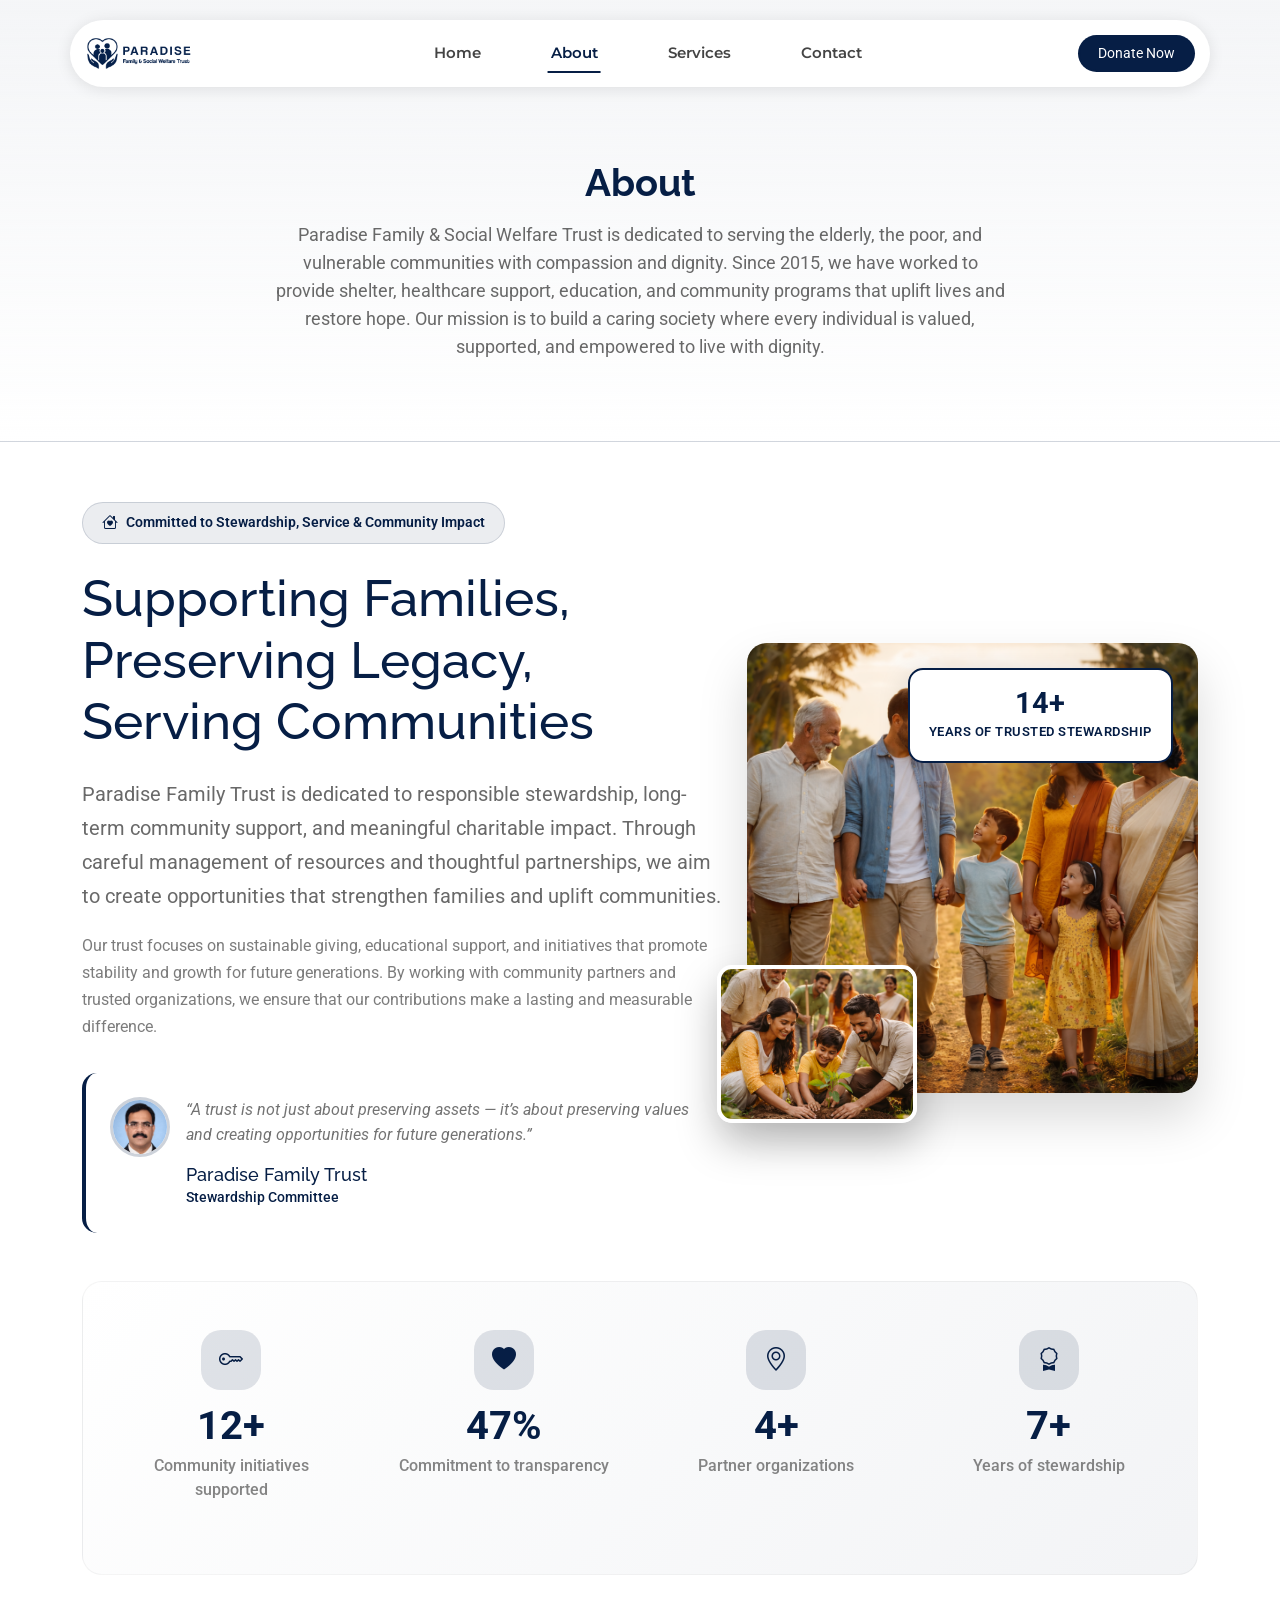
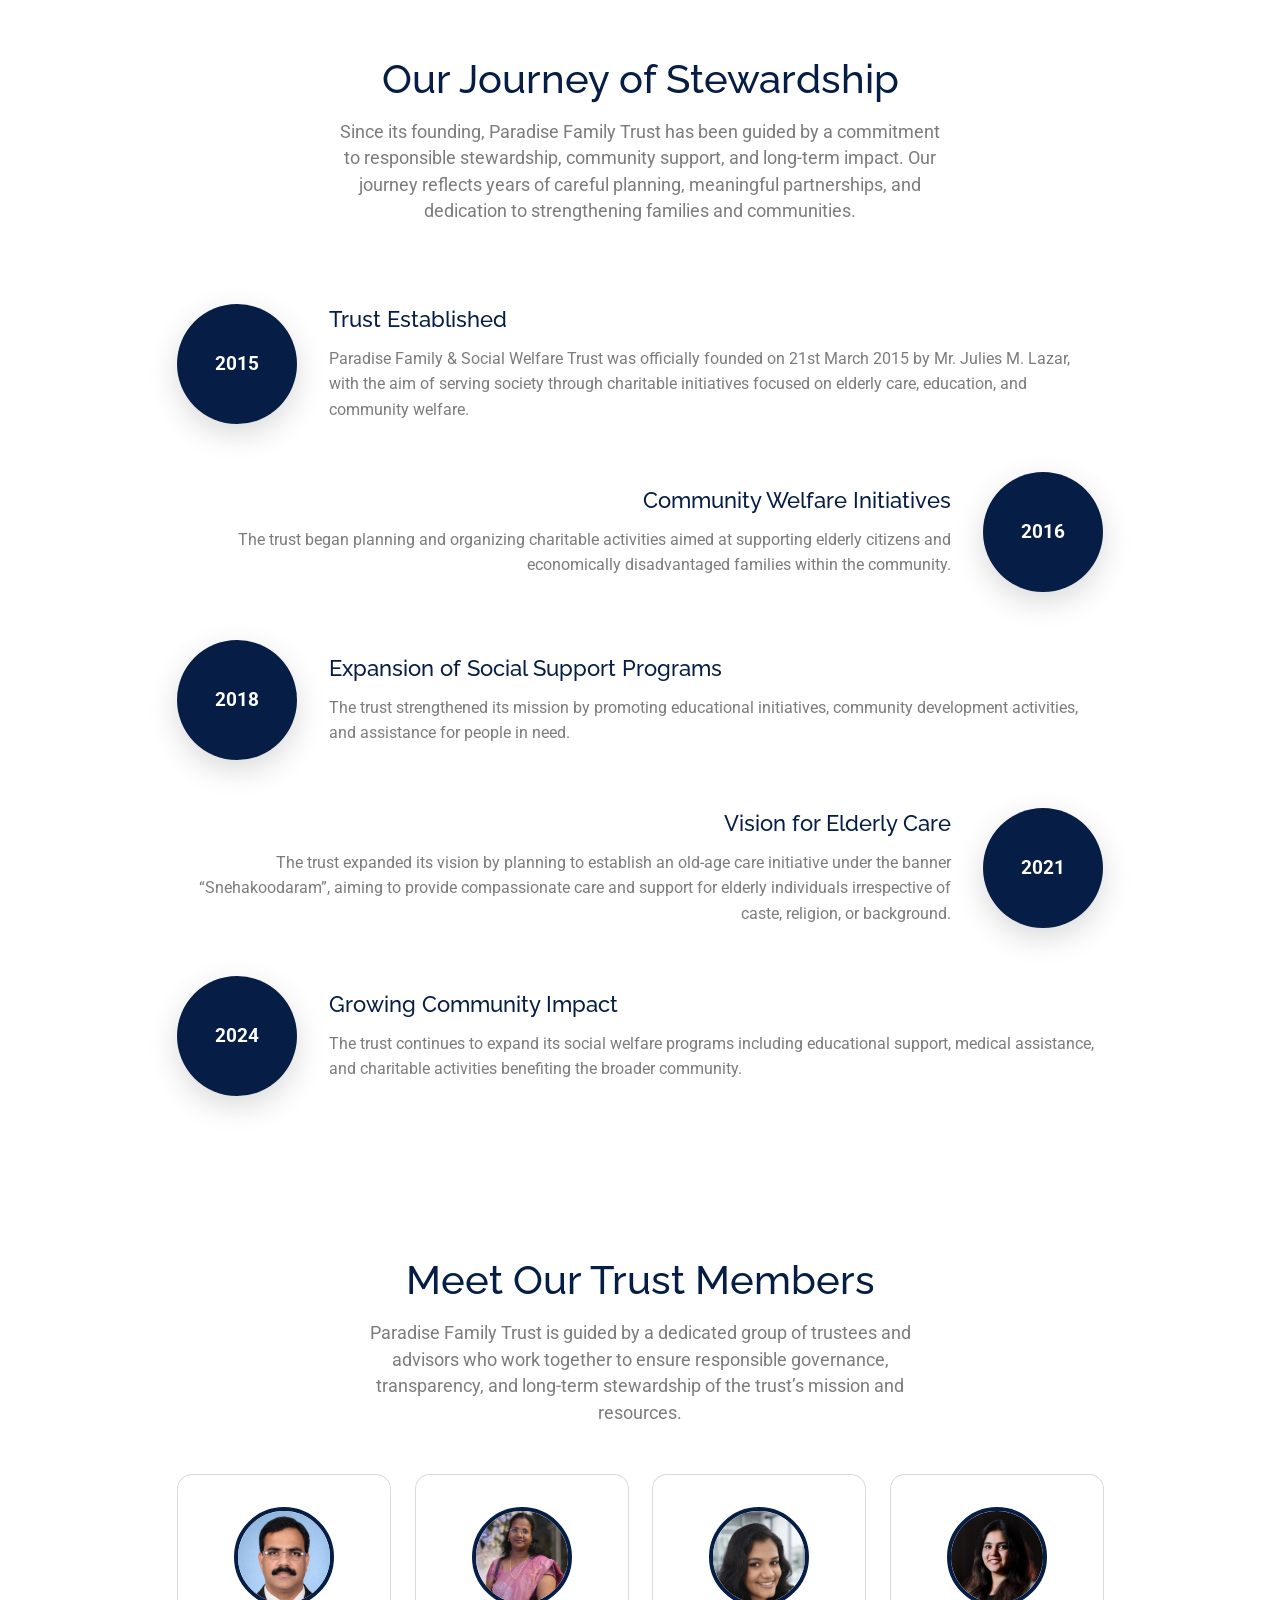
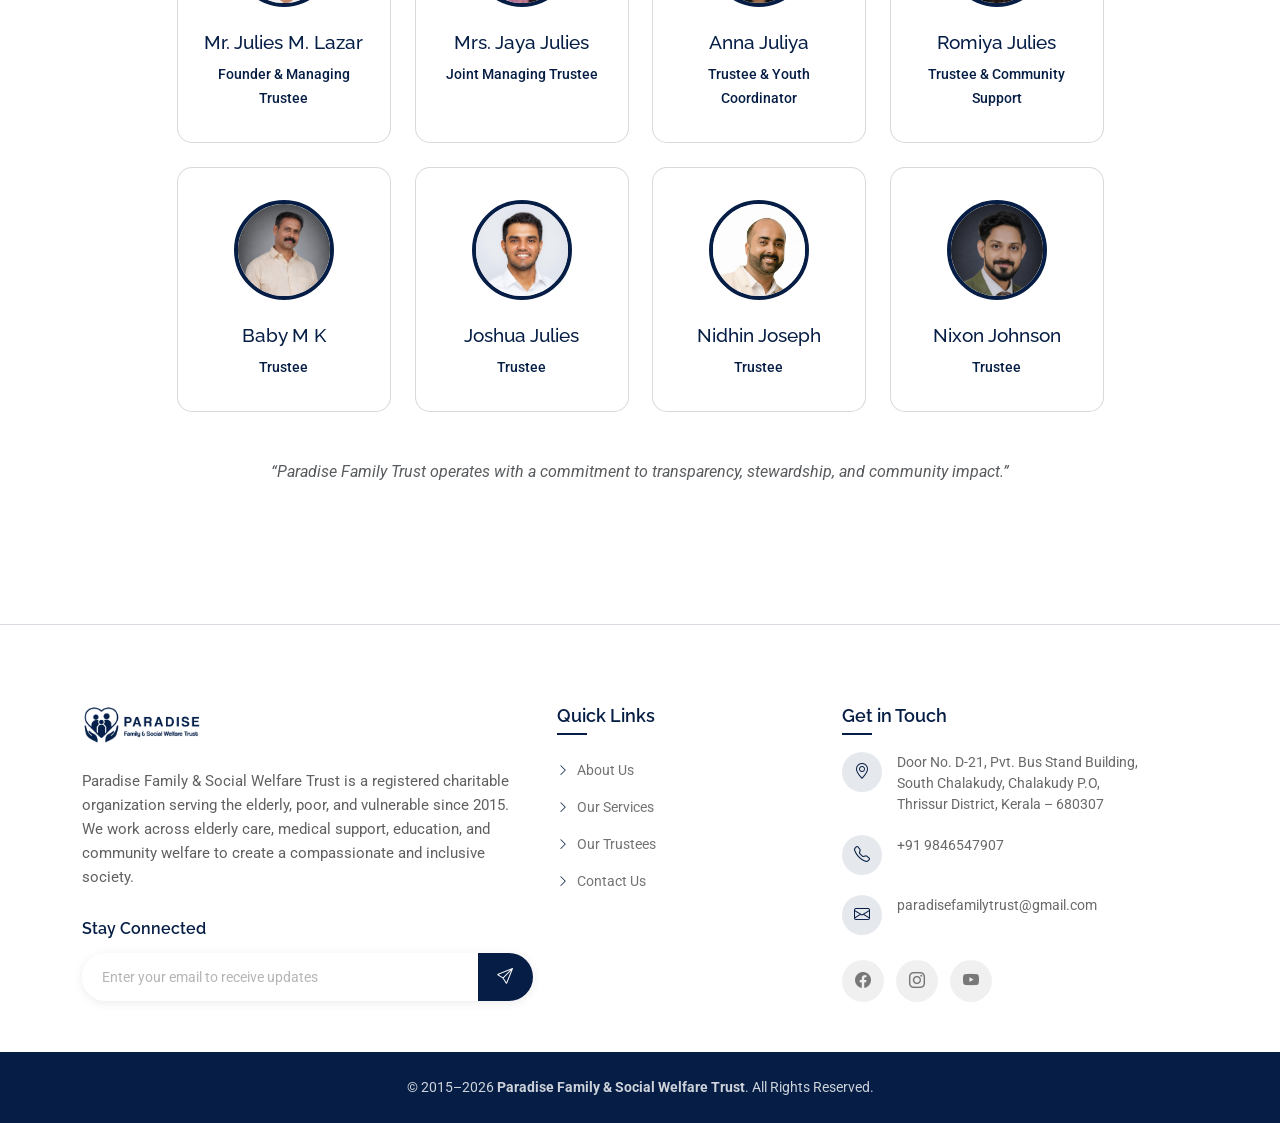
<file: about.html>
<!DOCTYPE html>
<html lang="en">

<head>
  <meta charset="utf-8">
  <meta content="width=device-width, initial-scale=1.0" name="viewport">
  <title>About - Paradise family and social welfare trust</title>
  <meta name="description" content="">
  <meta name="keywords" content="">

  <!-- Favicons -->
  <link href="assets/img/favicon.png" rel="icon">
  <link href="assets/img/apple-touch-icon.png" rel="apple-touch-icon">

  <!-- Fonts -->
  <link href="https://fonts.googleapis.com" rel="preconnect">
  <link href="https://fonts.gstatic.com" rel="preconnect" crossorigin>
  <link href="https://fonts.googleapis.com/css2?family=Roboto:ital,wght@0,100;0,300;0,400;0,500;0,700;0,900;1,100;1,300;1,400;1,500;1,700;1,900&family=Montserrat:ital,wght@0,100;0,200;0,300;0,400;0,500;0,600;0,700;0,800;0,900;1,100;1,200;1,300;1,400;1,500;1,600;1,700;1,800;1,900&family=Raleway:ital,wght@0,100;0,200;0,300;0,400;0,500;0,600;0,700;0,800;0,900;1,100;1,200;1,300;1,400;1,500;1,600;1,700;1,800;1,900&display=swap" rel="stylesheet">

  <!-- Vendor CSS Files -->
  <link href="assets/vendor/bootstrap/css/bootstrap.min.css" rel="stylesheet">
  <link href="assets/vendor/bootstrap-icons/bootstrap-icons.css" rel="stylesheet">
  <link href="assets/vendor/aos/aos.css" rel="stylesheet">
  <link href="assets/vendor/glightbox/css/glightbox.min.css" rel="stylesheet">
  <link href="assets/vendor/swiper/swiper-bundle.min.css" rel="stylesheet">
  <link href="assets/vendor/drift-zoom/drift-basic.css" rel="stylesheet">

  <!-- Main CSS File -->
  <link href="assets/css/main.css" rel="stylesheet">

  <!-- =======================================================
  * Template Name: Paradise family and social welfare trust
  * Template URL: https://bootstrapmade.com/theproperty-bootstrap-real-estate-template/
  * Updated: Aug 05 2025 with Bootstrap v5.3.7
  * Author: BootstrapMade.com
  * License: https://bootstrapmade.com/license/
  ======================================================== -->
</head>

<body class="about-page">

  <header id="header" class="header d-flex align-items-center fixed-top">
    <div class="header-container container-fluid container-xl position-relative d-flex align-items-center justify-content-between">

      <a href="index.html" class="logo d-flex align-items-center me-auto me-xl-0">
        <!-- Uncomment the line below if you also wish to use an image logo -->
        <img src="assets/img/trustlogo.png" alt="">
      </a>

      <nav id="navmenu" class="navmenu">
        <ul>
          <li><a href="index.html">Home</a></li>
          <li><a href="about.html" class="active">About</a></li>
          <!-- <li><a href="properties.html">Properties</a></li> -->
          <li><a href="services.html">Services</a></li>
          <!-- <li><a href="agents.html">Agents</a></li> -->
          <!-- <li><a href="blog.html">Blog</a></li> -->
          <!-- <li class="dropdown"><a href="#"><span>More Pages</span> <i class="bi bi-chevron-down toggle-dropdown"></i></a>
            <ul>
              <li><a href="property-details.html">Property Details</a></li>
              <li><a href="service-details.html">Service Details</a></li>
              <li><a href="agent-profile.html">Agent Profile</a></li>
              <li><a href="blog-details.html">Blog Details</a></li>
              <li><a href="terms.html">Terms</a></li>
              <li><a href="privacy.html">Privacy</a></li>
              <li><a href="404.html">404</a></li>
            </ul>
          </li> -->

          <!-- <li class="dropdown"><a href="#"><span>Dropdown</span> <i class="bi bi-chevron-down toggle-dropdown"></i></a>
            <ul>
              <li><a href="#">Dropdown 1</a></li>
              <li class="dropdown"><a href="#"><span>Deep Dropdown</span> <i class="bi bi-chevron-down toggle-dropdown"></i></a>
                <ul>
                  <li><a href="#">Deep Dropdown 1</a></li>
                  <li><a href="#">Deep Dropdown 2</a></li>
                  <li><a href="#">Deep Dropdown 3</a></li>
                  <li><a href="#">Deep Dropdown 4</a></li>
                  <li><a href="#">Deep Dropdown 5</a></li>
                </ul>
              </li>
              <li><a href="#">Dropdown 2</a></li>
              <li><a href="#">Dropdown 3</a></li>
              <li><a href="#">Dropdown 4</a></li>
            </ul> -->
          <!-- </li> -->
          <li><a href="contact.html">Contact</a></li>
        </ul>
        <i class="mobile-nav-toggle d-xl-none bi bi-list"></i>
      </nav>

      <a class="btn-getstarted" href="properties.html">Donate Now</a>

    </div>
  </header>

  <main class="main">

    <!-- Page Title -->
    <div class="page-title">
      <div class="heading">
        <div class="container">
          <div class="row d-flex justify-content-center text-center">
            <div class="col-lg-8">
              <h1 class="heading-title">About</h1>
              <p class="mb-0">Paradise Family & Social Welfare Trust is dedicated to serving the elderly, the poor, and vulnerable communities with compassion and dignity. Since 2015, we have worked to provide shelter, healthcare support, education, and community programs that uplift lives and restore hope. Our mission is to build a caring society where every individual is valued, supported, and empowered to live with dignity.
              </p>
            </div>
          </div>
        </div>
      </div>
      <!-- <nav class="breadcrumbs">
        <div class="container">
          <ol>
            <li><a href="index.html">Home</a></li>
            <li class="current">About</li>
          </ol>
        </div>
      </nav> -->
    </div><!-- End Page Title -->

    <!-- About Section -->
    <section id="about" class="about section">

      <div class="container" data-aos="fade-up" data-aos-delay="100">

        <div class="row align-items-center mb-5">
          <div class="col-lg-7">
            <div class="intro-content" data-aos="fade-right" data-aos-delay="200">
              <div class="section-badge">
                <i class="bi bi-house-heart"></i>
                <span>Committed to Stewardship, Service & Community Impact</span>
              </div>
              <h2>Supporting Families, Preserving Legacy, Serving Communities</h2>
              <p class="lead-text">Paradise Family Trust is dedicated to responsible stewardship, long-term community support, and meaningful charitable impact. Through careful management of resources and thoughtful partnerships, we aim to create opportunities that strengthen families and uplift communities.</p>
              <p>Our trust focuses on sustainable giving, educational support, and initiatives that promote stability and growth for future generations. By working with community partners and trusted organizations, we ensure that our contributions make a lasting and measurable difference.</p>

              <div class="founder-highlight" data-aos="fade-up" data-aos-delay="300">
                <div class="founder-image">
                  <img src="assets/img/real-estate/agent-1.jpeg" alt="Founder" class="img-fluid">
                </div>
                <div class="founder-info">
                  <blockquote>“A trust is not just about preserving assets — it’s about preserving values and creating opportunities for future generations.”</blockquote>
                  <div class="founder-details">
                    <h5>Paradise Family Trust</h5>
                    <span>Stewardship Committee</span>
                  </div>
                </div>
              </div>
            </div>
          </div>

          <div class="col-lg-5">
            <div class="visual-section" data-aos="fade-left" data-aos-delay="250">
              <div class="main-image">
                <img src="assets/img/real-estate/Aboutuspage01.png" alt="Luxury Development" class="img-fluid">
                <div class="experience-badge">
                  <div class="badge-number">14+</div>
                  <div class="badge-text">Years of Trusted Stewardship</div>
                </div>
              </div>
              <div class="overlay-image">
                <img src="assets/img/real-estate/Aboutuspage02.png" alt="Interior Design" class="img-fluid">
              </div>
            </div>
          </div>
        </div>

        <div class="achievements-grid" data-aos="fade-up" data-aos-delay="350">
          <div class="row text-center">
            <div class="col-lg-3 col-md-6 mb-4">
              <div class="achievement-item" data-aos="zoom-in" data-aos-delay="400">
                <div class="achievement-icon">
                  <i class="bi bi-key"></i>
                </div>
                <div class="achievement-number">
                  <span data-purecounter-start="0" data-purecounter-end="25" data-purecounter-duration="2" class="purecounter"></span>+
                </div>
                <div class="achievement-label">Community initiatives supported</div>
              </div>
            </div>
            <div class="col-lg-3 col-md-6 mb-4">
              <div class="achievement-item" data-aos="zoom-in" data-aos-delay="450">
                <div class="achievement-icon">
                  <i class="bi bi-heart-fill"></i>
                </div>
                <div class="achievement-number">
                  <span data-purecounter-start="0" data-purecounter-end="100" data-purecounter-duration="2" class="purecounter"></span>%
                </div>
                <div class="achievement-label">Commitment to transparency</div>
              </div>
            </div>
            <div class="col-lg-3 col-md-6 mb-4">
              <div class="achievement-item" data-aos="zoom-in" data-aos-delay="500">
                <div class="achievement-icon">
                  <i class="bi bi-geo-alt"></i>
                </div>
                <div class="achievement-number">
                  <span data-purecounter-start="0" data-purecounter-end="10" data-purecounter-duration="2" class="purecounter"></span>+
                </div>
                <div class="achievement-label">Partner organizations</div>
              </div>
            </div>
            <div class="col-lg-3 col-md-6 mb-4">
              <div class="achievement-item" data-aos="zoom-in" data-aos-delay="550">
                <div class="achievement-icon">
                  <i class="bi bi-award"></i>
                </div>
                <div class="achievement-number">
                  <span data-purecounter-start="0" data-purecounter-end="15" data-purecounter-duration="2" class="purecounter"></span>+
                </div>
                <div class="achievement-label">Years of stewardship</div>
              </div>
            </div>
          </div>
        </div><!-- End Achievements Grid -->

        <div class="timeline-section" data-aos="fade-up" data-aos-delay="400">
          <div class="row justify-content-center">
            <div class="col-lg-10">
              <div class="section-header text-center mb-5">
                <h3>Our Journey of Stewardship</h3>
                <p>Since its founding, Paradise Family Trust has been guided by a commitment to responsible stewardship, community support, and long-term impact. Our journey reflects years of careful planning, meaningful partnerships, and dedication to strengthening families and communities.</p>
              </div>

              <div class="timeline">
                <div class="timeline-item" data-aos="fade-right" data-aos-delay="450">
                  <div class="timeline-year">2015</div>
                  <div class="timeline-content">
                    <h4>Trust Established</h4>
                    <p>Paradise Family & Social Welfare Trust was officially founded on 21st March 2015 by Mr. Julies M. Lazar, with the aim of serving society through charitable initiatives focused on elderly care, education, and community welfare.</p>
                  </div>
                </div>
                <div class="timeline-item" data-aos="fade-left" data-aos-delay="500">
                  <div class="timeline-year">2016</div>
                  <div class="timeline-content">
                    <h4>Community Welfare Initiatives</h4>
                    <p>The trust began planning and organizing charitable activities aimed at supporting elderly citizens and economically disadvantaged families within the community.</p>
                  </div>
                </div>
                <div class="timeline-item" data-aos="fade-right" data-aos-delay="550">
                  <div class="timeline-year">2018</div>
                  <div class="timeline-content">
                    <h4>Expansion of Social Support Programs</h4>
                    <p>The trust strengthened its mission by promoting educational initiatives, community development activities, and assistance for people in need.</p>
                  </div>
                </div>
                <div class="timeline-item" data-aos="fade-left" data-aos-delay="600">
                  <div class="timeline-year">2021</div>
                  <div class="timeline-content">
                    <h4>Vision for Elderly Care</h4>
                    <p>The trust expanded its vision by planning to establish an old-age care initiative under the banner “Snehakoodaram”, aiming to provide compassionate care and support for elderly individuals irrespective of caste, religion, or background.</p>
                  </div>
                </div>
                <div class="timeline-item" data-aos="fade-right" data-aos-delay="650">
                  <div class="timeline-year">2024</div>
                  <div class="timeline-content">
                    <h4>Growing Community Impact</h4>
                    <p>The trust continues to expand its social welfare programs including educational support, medical assistance, and charitable activities benefiting the broader community.</p>
                  </div>
                </div>
              </div>
            </div>
          </div>
        </div><!-- End Timeline Section -->

        <div class="team-preview" data-aos="fade-up" data-aos-delay="450">
          <div class="row justify-content-center">
            <div class="col-lg-10 text-center">
              <h3>Meet Our Trust Members</h3>
              <p class="team-description">Paradise Family Trust is guided by a dedicated group of trustees and advisors who work together to ensure responsible governance, transparency, and long-term stewardship of the trust’s mission and resources.</p>

              <div class="team-grid">
                <div class="row justify-content-center">
                  <!-- Card 1 -->
                  <div class="col-lg-3 col-md-6 mb-4">
                    <div class="team-member" data-aos="flip-up" data-aos-delay="500">
                      <div class="member-image">
                        <img src="assets/img/real-estate/agent-1.jpeg" alt="Team Member" class="img-fluid">
                      </div>
                      <div class="member-info">
                        <h5>Mr. Julies M. Lazar</h5>
                        <span>Founder & Managing Trustee</span>
                      </div>
                    </div>
                  </div>
                  <!-- Card 2 -->
                  <div class="col-lg-3 col-md-6 mb-4">
                    <div class="team-member" data-aos="flip-up" data-aos-delay="550">
                      <div class="member-image">
                        <img src="assets/img/real-estate/agent-2.jpg" alt="Team Member" class="img-fluid">
                      </div>
                      <div class="member-info">
                        <h5>Mrs. Jaya Julies</h5>
                        <span>Joint Managing Trustee</span>
                      </div>
                    </div>
                  </div>
                  <!-- Card 3 -->
                  <div class="col-lg-3 col-md-6 mb-4">
                    <div class="team-member" data-aos="flip-up" data-aos-delay="600">
                      <div class="member-image">
                        <img src="assets/img/real-estate/agent-3.jpeg" alt="Team Member" class="img-fluid">
                      </div>
                      <div class="member-info">
                        <h5>Anna Juliya</h5>
                        <span>Trustee & Youth Coordinator</span>
                      </div>
                    </div>
                  </div>
                  <!-- Card 4 -->
                  <div class="col-lg-3 col-md-6 mb-4">
                    <div class="team-member" data-aos="flip-up" data-aos-delay="650">
                      <div class="member-image">
                        <img src="assets/img/real-estate/agent-4.jpeg" alt="Team Member" class="img-fluid">
                      </div>
                      <div class="member-info">
                        <h5>Romiya Julies</h5>
                        <span>Trustee & Community Support</span>
                      </div>
                    </div>
                  </div>
                  <!-- Card 5 -->
                  <div class="col-lg-3 col-md-6 mb-4">
                    <div class="team-member" data-aos="flip-up" data-aos-delay="700">
                      <div class="member-image">
                        <img src="assets/img/real-estate/agent-5.jpeg" alt="Team Member" class="img-fluid">
                      </div>
                      <div class="member-info">
                        <h5>Baby M K</h5>
                        <span>Trustee</span>
                      </div>
                    </div>
                  </div>
                  <!-- Card 6 -->
                  <div class="col-lg-3 col-md-6 mb-4">
                    <div class="team-member" data-aos="flip-up" data-aos-delay="750">
                      <div class="member-image">
                        <img src="assets/img/real-estate/agent-6.jpeg" alt="Team Member" class="img-fluid">
                      </div>
                      <div class="member-info">
                        <h5>Joshua Julies</h5>
                        <span>Trustee</span>
                      </div>
                    </div>
                  </div>
                  <!-- Card 7 -->
                  <div class="col-lg-3 col-md-6 mb-4">
                    <div class="team-member" data-aos="flip-up" data-aos-delay="800">
                      <div class="member-image">
                        <img src="assets/img/real-estate/agent-7.jpeg" alt="Team Member" class="img-fluid">
                      </div>
                      <div class="member-info">
                        <h5>Nidhin Joseph</h5>
                        <span>Trustee</span>
                      </div>
                    </div>
                  </div>
                  <!-- Card 8 -->
                  <div class="col-lg-3 col-md-6 mb-4">
                    <div class="team-member" data-aos="flip-up" data-aos-delay="850">
                      <div class="member-image">
                        <img src="assets/img/real-estate/agent-8.jpeg" alt="Team Member" class="img-fluid">
                      </div>
                      <div class="member-info">
                        <h5>Nixon Johnson</h5>
                        <span>Trustee</span>
                      </div>
                    </div>
                  </div>
                </div>
              </div>

              <div class="mt-4 text-muted fst-italic">
                “Paradise Family Trust operates with a commitment to transparency, stewardship, and community impact.”
              </div>
            </div>
          </div>
        </div><!-- End Team Preview -->

      </div>

    </section><!-- /About Section -->

  </main>

  <footer id="footer" class="footer position-relative">

    <div class="container">
      <div class="row gy-5">

        <div class="col-lg-5">
          <div class="footer-content">
            <a href="index.html" class="logo d-flex align-items-center mb-4">
              <img src="assets/img/trustlogo.png" alt="">
            </a>
            <p class="mb-4">Paradise Family & Social Welfare Trust is a registered charitable organization serving the elderly, poor, and vulnerable since 2015. We work across elderly care, medical support, education, and community welfare to create a compassionate and inclusive society.</p>

            <div class="newsletter-form">
              <h5>Stay Connected</h5>
              <form action="forms/newsletter.php" method="post" class="php-email-form">
                <div class="input-group">
                  <input type="email" name="email" class="form-control" placeholder="Enter your email to receive updates" required="">
                  <button type="submit" class="btn-subscribe">
                    <i class="bi bi-send"></i>
                  </button>
                </div>
                <div class="loading">Loading</div>
                <div class="error-message"></div>
                <div class="sent-message">Thank you for subscribing!</div>
              </form>
            </div>
          </div>
        </div>

        <div class="col-lg-3 col-6">
          <div class="footer-links">
            <h4>Quick Links</h4>
            <ul>
              <li><a href="about.html"><i class="bi bi-chevron-right"></i> About Us</a></li>
              <li><a href="services.html"><i class="bi bi-chevron-right"></i> Our Services</a></li>
              <li><a href="about.html#trustees"><i class="bi bi-chevron-right"></i> Our Trustees</a></li>
              <li><a href="contact.html"><i class="bi bi-chevron-right"></i> Contact Us</a></li>
            </ul>
          </div>
        </div>

        <div class="col-lg-4">
          <div class="footer-contact">
            <h4>Get in Touch</h4>
            <div class="contact-item">
              <div class="contact-icon">
                <i class="bi bi-geo-alt"></i>
              </div>
              <div class="contact-info">
                <p>Door No. D-21, Pvt. Bus Stand Building,<br>South Chalakudy, Chalakudy P.O,<br>Thrissur District, Kerala – 680307</p>
              </div>
            </div>

            <div class="contact-item">
              <div class="contact-icon">
                <i class="bi bi-telephone"></i>
              </div>
              <div class="contact-info">
                <p>+91 9846547907</p>
              </div>
            </div>

            <div class="contact-item">
              <div class="contact-icon">
                <i class="bi bi-envelope"></i>
              </div>
              <div class="contact-info">
                <p>paradisefamilytrust@gmail.com</p>
              </div>
            </div>

            <div class="social-links">
              <a href="#"><i class="bi bi-facebook"></i></a>
              <a href="#"><i class="bi bi-instagram"></i></a>
              <a href="#"><i class="bi bi-youtube"></i></a>
            </div>
          </div>
        </div>

      </div>
    </div>

    <div class="footer-bottom">
      <div class="container">
        <div class="row align-items-center">
          <div class="col-lg-12">
            <div class="copyright text-center">
              <p>© 2015–2026 <strong>Paradise Family & Social Welfare Trust</strong>. All Rights Reserved.</p>
            </div>
          </div>
        </div>
      </div>
    </div>

  </footer>

  <!-- Scroll Top -->
  <a href="#" id="scroll-top" class="scroll-top d-flex align-items-center justify-content-center"><i class="bi bi-arrow-up-short"></i></a>

  <!-- Preloader -->
  <div id="preloader"></div>

  <!-- Vendor JS Files -->
  <script src="assets/vendor/bootstrap/js/bootstrap.bundle.min.js"></script>
  <script src="assets/vendor/php-email-form/validate.js"></script>
  <script src="assets/vendor/aos/aos.js"></script>
  <script src="assets/vendor/purecounter/purecounter_vanilla.js"></script>
  <script src="assets/vendor/glightbox/js/glightbox.min.js"></script>
  <script src="assets/vendor/swiper/swiper-bundle.min.js"></script>
  <script src="assets/vendor/drift-zoom/Drift.min.js"></script>

  <!-- Main JS File -->
  <script src="assets/js/main.js"></script>

</body>

</html>
</file>
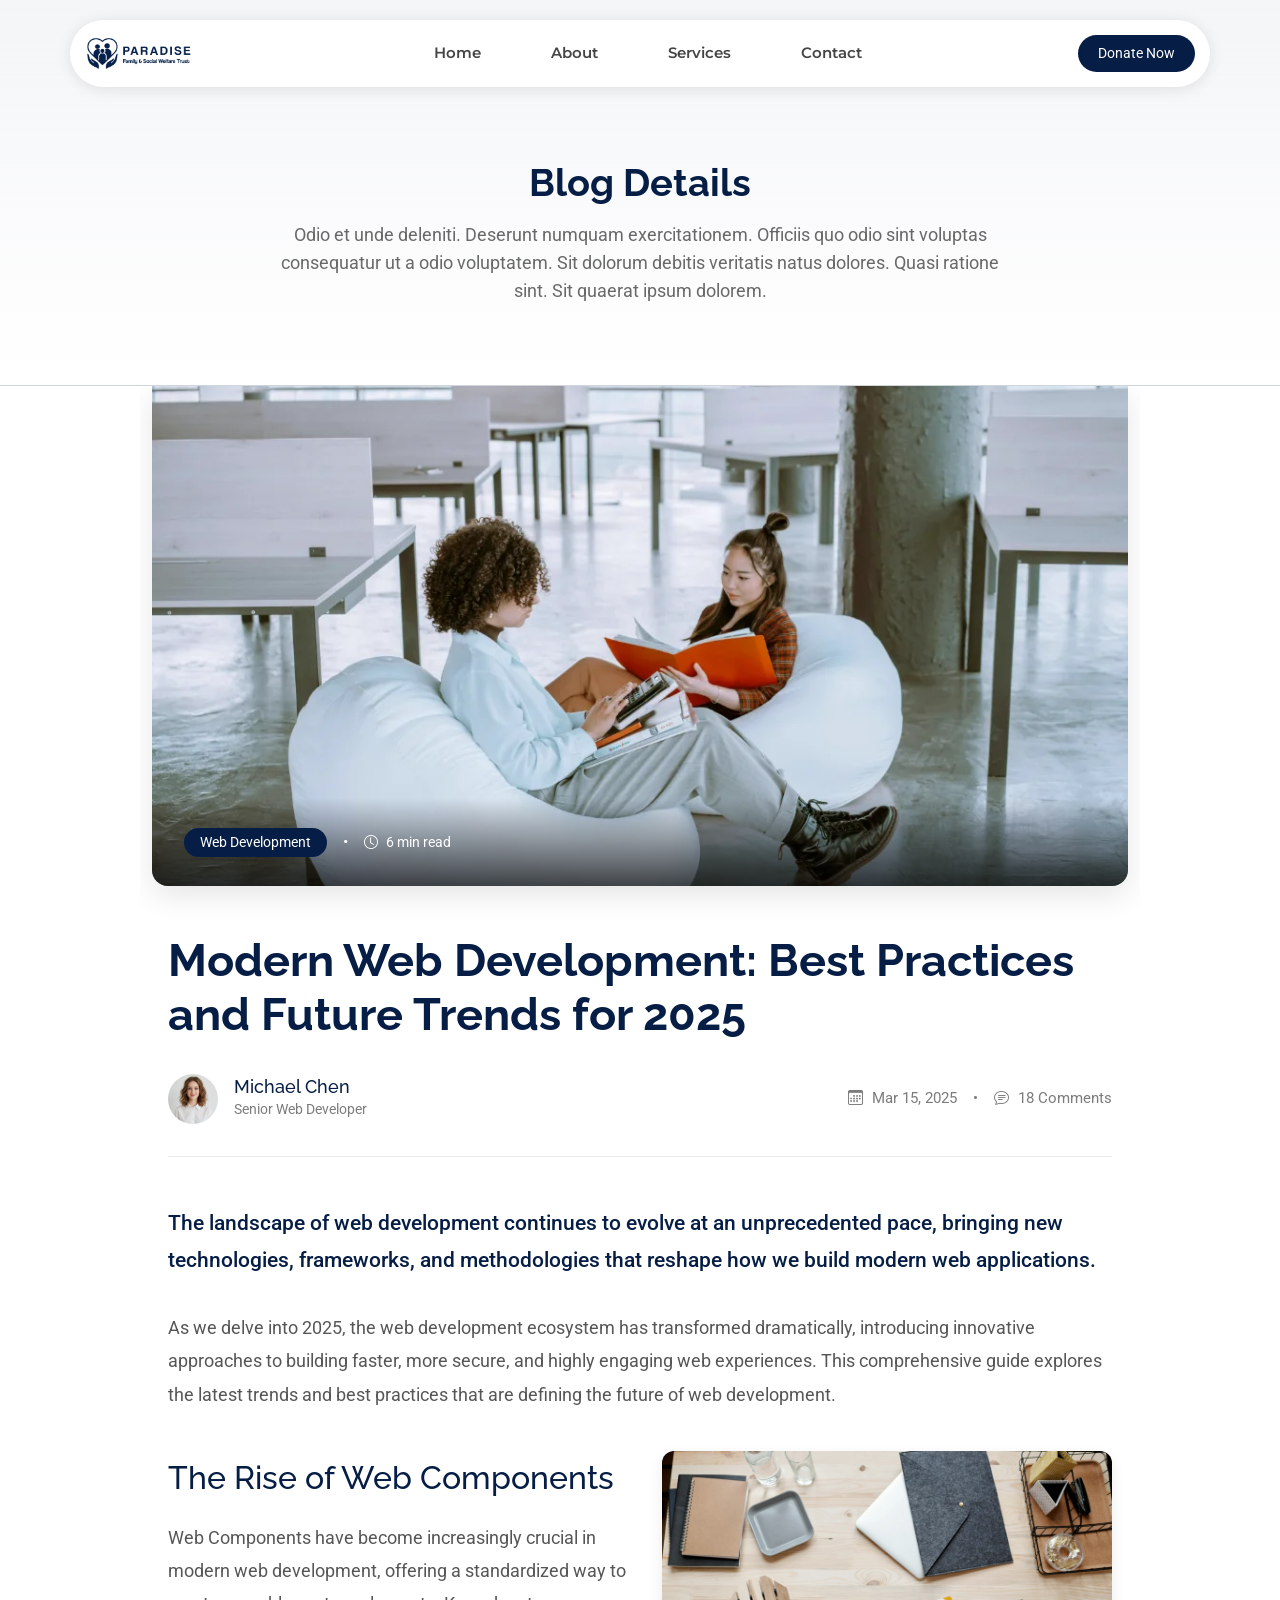
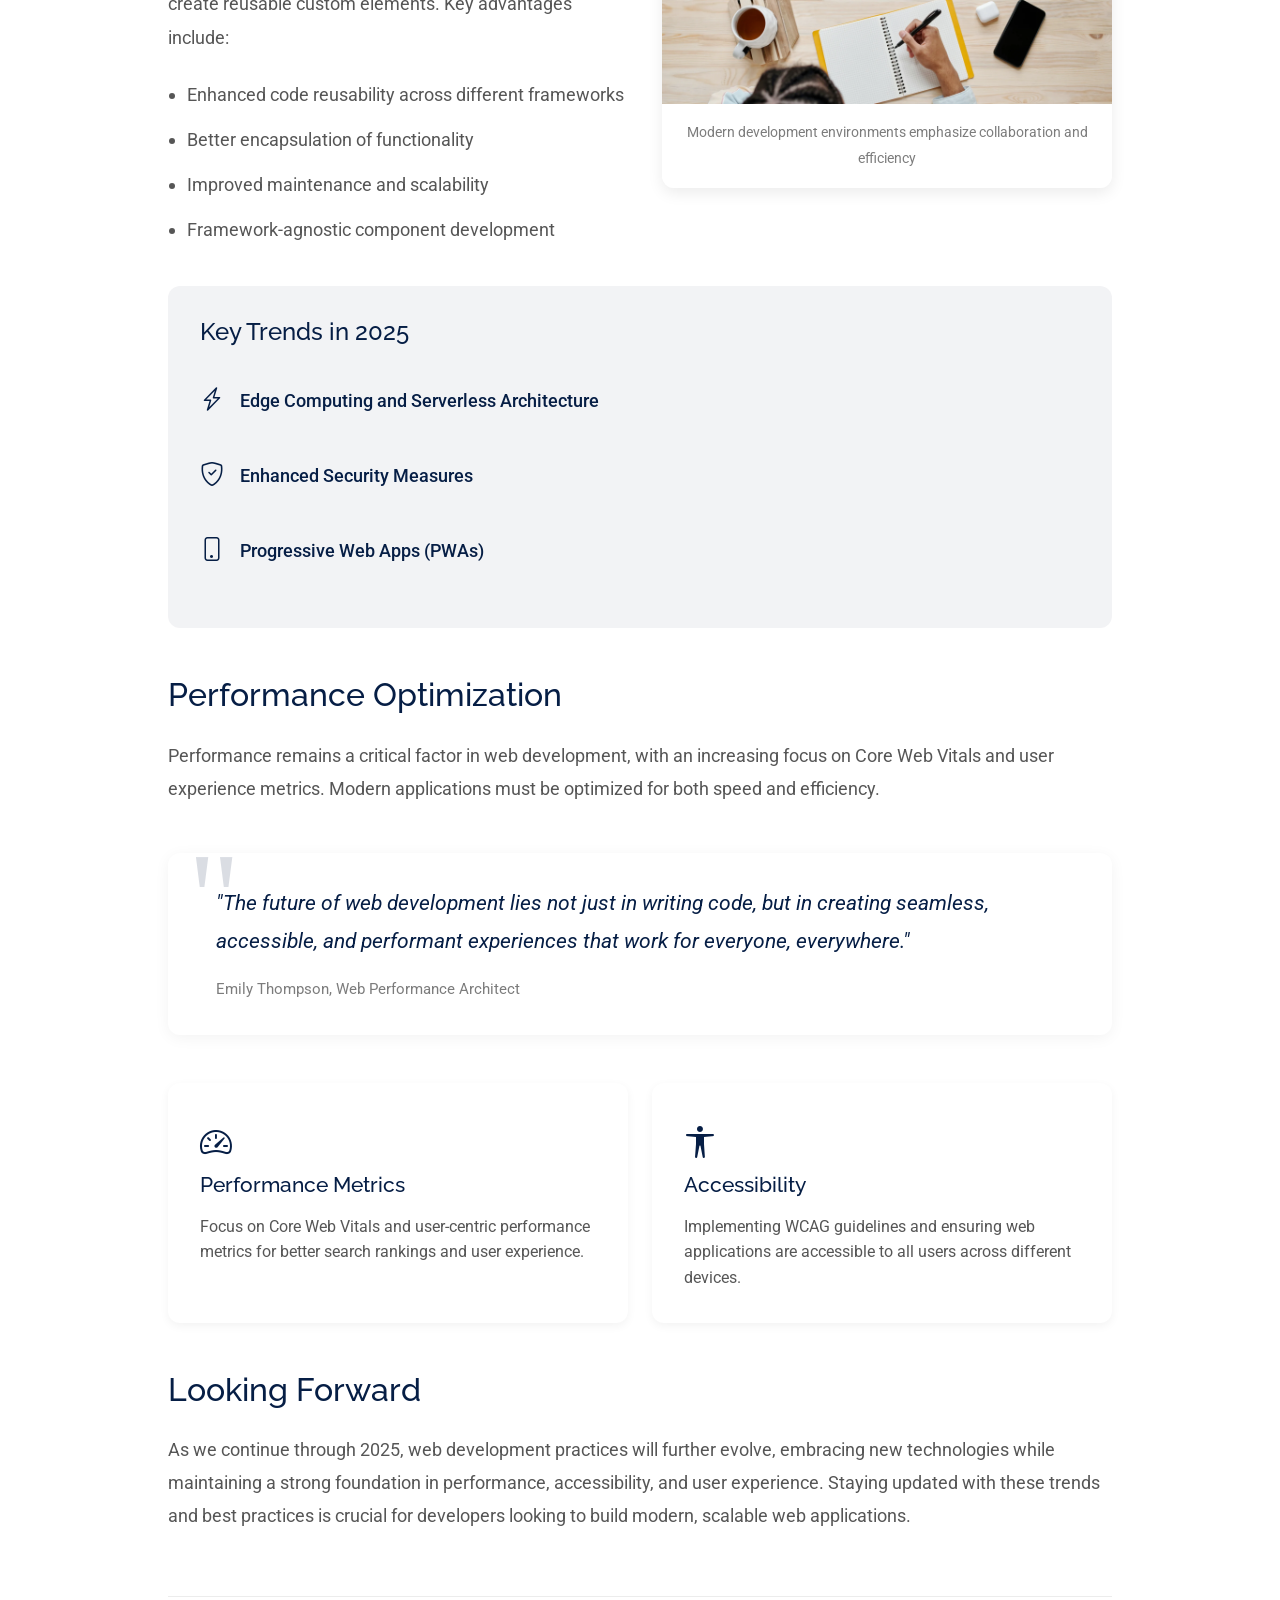
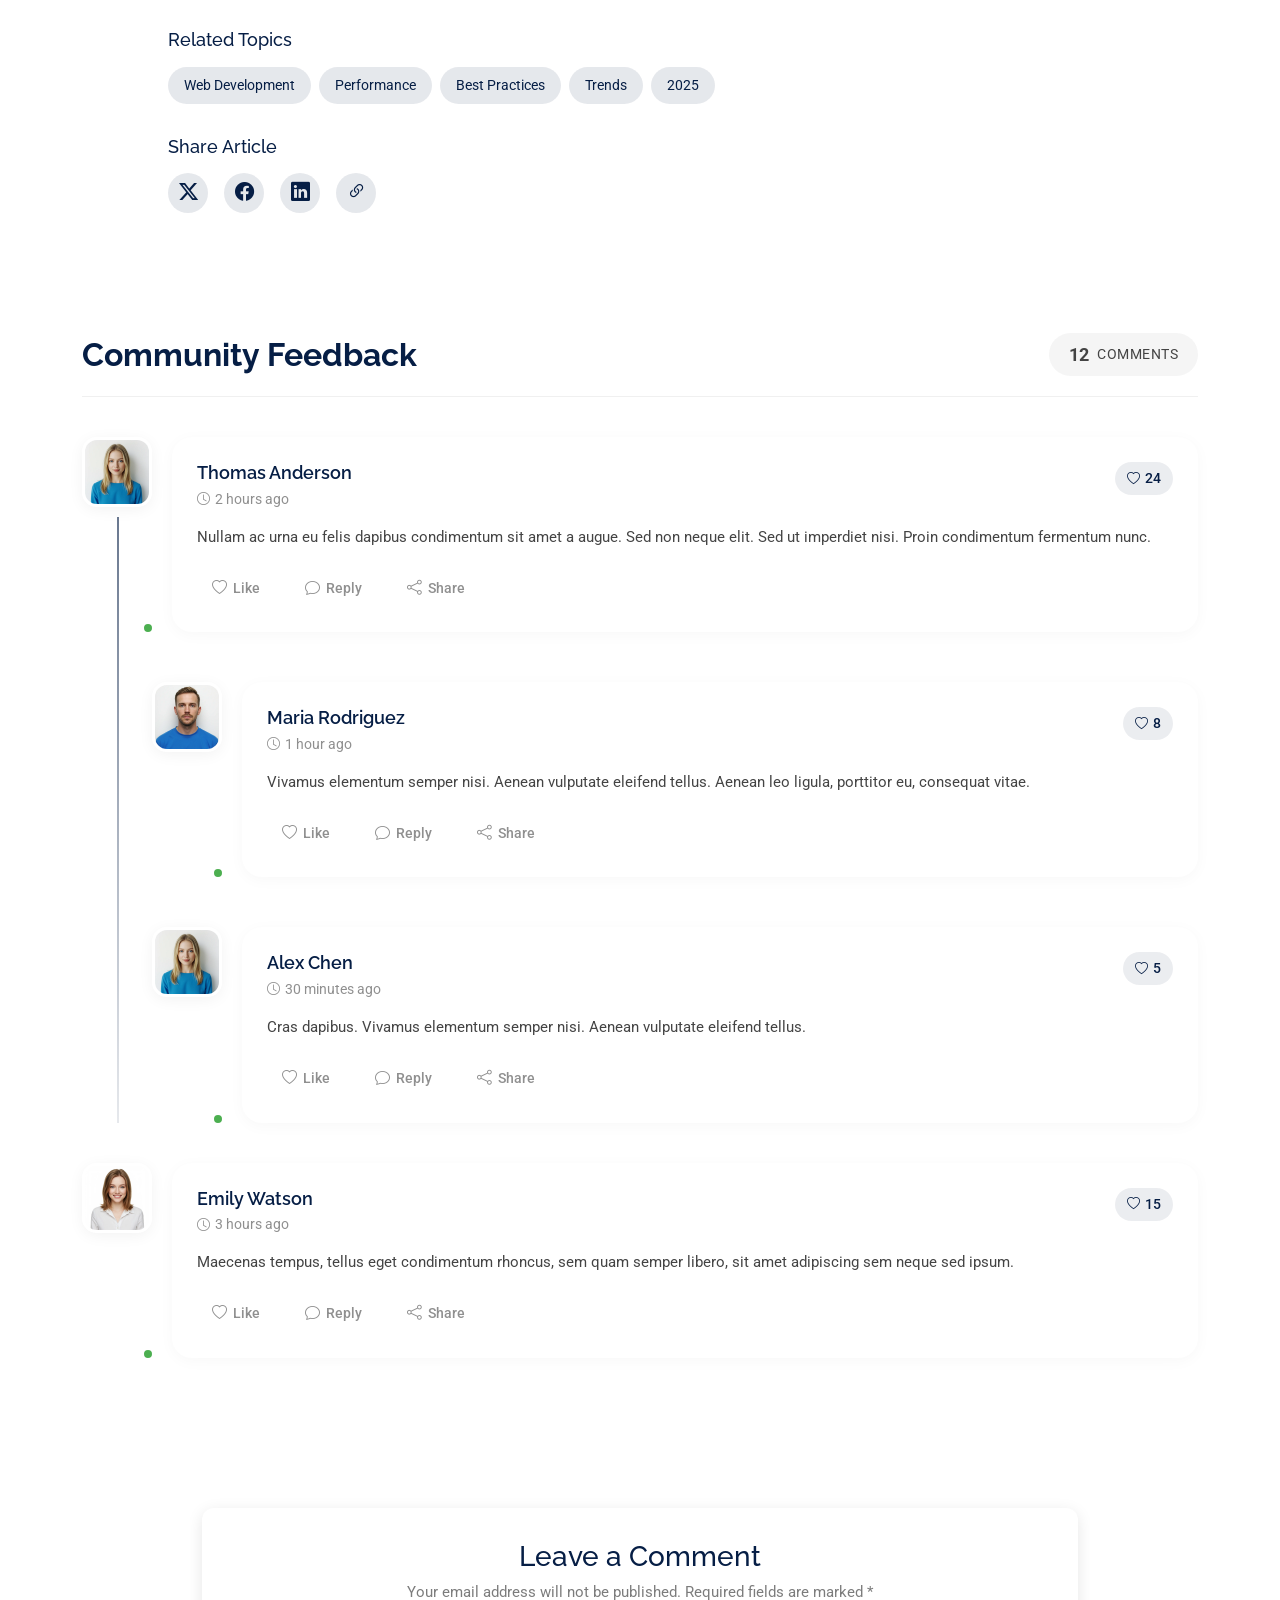
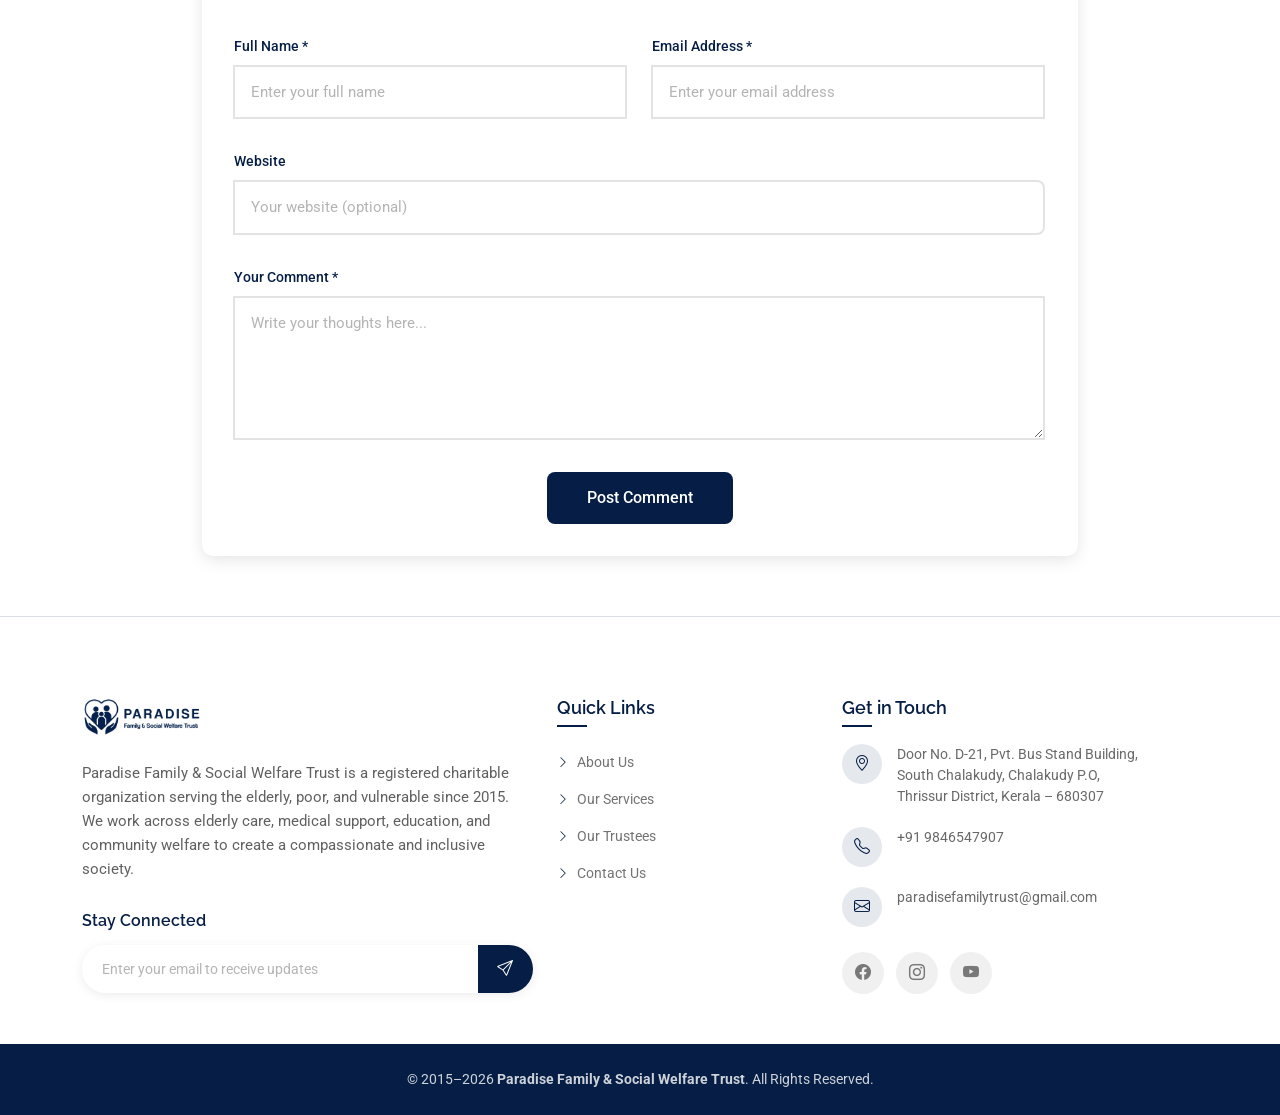
<file: blog-details.html>
<!DOCTYPE html>
<html lang="en">

<head>
  <meta charset="utf-8">
  <meta content="width=device-width, initial-scale=1.0" name="viewport">
  <title>Blog Details - Paradise family and social welfare trust</title>
  <meta name="description" content="">
  <meta name="keywords" content="">

  <!-- Favicons -->
  <link href="assets/img/favicon.png" rel="icon">
  <link href="assets/img/apple-touch-icon.png" rel="apple-touch-icon">

  <!-- Fonts -->
  <link href="https://fonts.googleapis.com" rel="preconnect">
  <link href="https://fonts.gstatic.com" rel="preconnect" crossorigin>
  <link href="https://fonts.googleapis.com/css2?family=Roboto:ital,wght@0,100;0,300;0,400;0,500;0,700;0,900;1,100;1,300;1,400;1,500;1,700;1,900&family=Montserrat:ital,wght@0,100;0,200;0,300;0,400;0,500;0,600;0,700;0,800;0,900;1,100;1,200;1,300;1,400;1,500;1,600;1,700;1,800;1,900&family=Raleway:ital,wght@0,100;0,200;0,300;0,400;0,500;0,600;0,700;0,800;0,900;1,100;1,200;1,300;1,400;1,500;1,600;1,700;1,800;1,900&display=swap" rel="stylesheet">

  <!-- Vendor CSS Files -->
  <link href="assets/vendor/bootstrap/css/bootstrap.min.css" rel="stylesheet">
  <link href="assets/vendor/bootstrap-icons/bootstrap-icons.css" rel="stylesheet">
  <link href="assets/vendor/aos/aos.css" rel="stylesheet">
  <link href="assets/vendor/glightbox/css/glightbox.min.css" rel="stylesheet">
  <link href="assets/vendor/swiper/swiper-bundle.min.css" rel="stylesheet">
  <link href="assets/vendor/drift-zoom/drift-basic.css" rel="stylesheet">

  <!-- Main CSS File -->
  <link href="assets/css/main.css" rel="stylesheet">

  <!-- =======================================================
  * Template Name: Paradise family and social welfare trust
  * Template URL: https://bootstrapmade.com/theproperty-bootstrap-real-estate-template/
  * Updated: Aug 05 2025 with Bootstrap v5.3.7
  * Author: BootstrapMade.com
  * License: https://bootstrapmade.com/license/
  ======================================================== -->
</head>

<body class="blog-details-page">

  <header id="header" class="header d-flex align-items-center fixed-top">
    <div class="header-container container-fluid container-xl position-relative d-flex align-items-center justify-content-between">

      <a href="index.html" class="logo d-flex align-items-center me-auto me-xl-0">
        <!-- Uncomment the line below if you also wish to use an image logo -->
        <img src="assets/img/trustlogo.png" alt="">
      </a>

      <nav id="navmenu" class="navmenu">
        <ul>
          <li><a href="index.html">Home</a></li>
          <li><a href="about.html">About</a></li>
          <!-- <li><a href="properties.html">Properties</a></li> -->
          <li><a href="services.html">Services</a></li>
          <!-- <li><a href="agents.html">Agents</a></li> -->
          <!-- <li><a href="blog.html">Blog</a></li> -->
          <!-- <li class="dropdown"><a href="#"><span>More Pages</span> <i class="bi bi-chevron-down toggle-dropdown"></i></a>
            <ul>
              <li><a href="property-details.html">Property Details</a></li>
              <li><a href="service-details.html">Service Details</a></li>
              <li><a href="agent-profile.html">Agent Profile</a></li>
              <li><a href="blog-details.html" class="active">Blog Details</a></li>
              <li><a href="terms.html">Terms</a></li>
              <li><a href="privacy.html">Privacy</a></li>
              <li><a href="404.html">404</a></li>
            </ul>
          </li> -->

          <!-- <li class="dropdown"><a href="#"><span>Dropdown</span> <i class="bi bi-chevron-down toggle-dropdown"></i></a>
            <ul>
              <li><a href="#">Dropdown 1</a></li>
              <li class="dropdown"><a href="#"><span>Deep Dropdown</span> <i class="bi bi-chevron-down toggle-dropdown"></i></a>
                <ul>
                  <li><a href="#">Deep Dropdown 1</a></li>
                  <li><a href="#">Deep Dropdown 2</a></li>
                  <li><a href="#">Deep Dropdown 3</a></li>
                  <li><a href="#">Deep Dropdown 4</a></li>
                  <li><a href="#">Deep Dropdown 5</a></li>
                </ul>
              </li>
              <li><a href="#">Dropdown 2</a></li>
              <li><a href="#">Dropdown 3</a></li>
              <li><a href="#">Dropdown 4</a></li>
            </ul> -->
          <!-- </li> -->
          <li><a href="contact.html">Contact</a></li>
        </ul>
        <i class="mobile-nav-toggle d-xl-none bi bi-list"></i>
      </nav>

      <a class="btn-getstarted" href="properties.html">Donate Now</a>

    </div>
  </header>

  <main class="main">

    <!-- Page Title -->
    <div class="page-title">
      <div class="heading">
        <div class="container">
          <div class="row d-flex justify-content-center text-center">
            <div class="col-lg-8">
              <h1 class="heading-title">Blog Details</h1>
              <p class="mb-0">
                Odio et unde deleniti. Deserunt numquam exercitationem. Officiis quo
                odio sint voluptas consequatur ut a odio voluptatem. Sit dolorum
                debitis veritatis natus dolores. Quasi ratione sint. Sit quaerat
                ipsum dolorem.
              </p>
            </div>
          </div>
        </div>
      </div>
      <!-- <nav class="breadcrumbs">
        <div class="container">
          <ol>
            <li><a href="index.html">Home</a></li>
            <li class="current">Blog Details</li>
          </ol>
        </div>
      </nav> -->
    </div><!-- End Page Title -->

    <!-- Blog Details Section -->
    <section id="blog-details" class="blog-details section">
      <div class="container" data-aos="fade-up">

        <article class="article">

          <div class="hero-img" data-aos="zoom-in">
            <img src="assets/img/blog/blog-post-3.webp" alt="Featured blog image" class="img-fluid" loading="lazy">
            <div class="meta-overlay">
              <div class="meta-categories">
                <a href="#" class="category">Web Development</a>
                <span class="divider">•</span>
                <span class="reading-time"><i class="bi bi-clock"></i> 6 min read</span>
              </div>
            </div>
          </div>

          <div class="article-content" data-aos="fade-up" data-aos-delay="100">
            <div class="content-header">
              <h1 class="title">Modern Web Development: Best Practices and Future Trends for 2025</h1>

              <div class="author-info">
                <div class="author-details">
                  <img src="assets/img/person/person-f-8.webp" alt="Author" class="author-img">
                  <div class="info">
                    <h4>Michael Chen</h4>
                    <span class="role">Senior Web Developer</span>
                  </div>
                </div>
                <div class="post-meta">
                  <span class="date"><i class="bi bi-calendar3"></i> Mar 15, 2025</span>
                  <span class="divider">•</span>
                  <span class="comments"><i class="bi bi-chat-text"></i> 18 Comments</span>
                </div>
              </div>
            </div>

            <div class="content">
              <p class="lead">
                The landscape of web development continues to evolve at an unprecedented pace, bringing new technologies, frameworks, and methodologies that reshape how we build modern web applications.
              </p>

              <p>
                As we delve into 2025, the web development ecosystem has transformed dramatically, introducing innovative approaches to building faster, more secure, and highly engaging web experiences. This comprehensive guide explores the latest trends and best practices that are defining the future of web development.
              </p>

              <div class="content-image right-aligned">
                <img src="assets/img/blog/blog-hero-2.webp" class="img-fluid" alt="Modern web development tools" loading="lazy">
                <figcaption>Modern development environments emphasize collaboration and efficiency</figcaption>
              </div>

              <h2>The Rise of Web Components</h2>
              <p>
                Web Components have become increasingly crucial in modern web development, offering a standardized way to create reusable custom elements. Key advantages include:
              </p>
              <ul>
                <li>Enhanced code reusability across different frameworks</li>
                <li>Better encapsulation of functionality</li>
                <li>Improved maintenance and scalability</li>
                <li>Framework-agnostic component development</li>
              </ul>

              <div class="highlight-box">
                <h3>Key Trends in 2025</h3>
                <ul class="trend-list">
                  <li>
                    <i class="bi bi-lightning-charge"></i>
                    <span>Edge Computing and Serverless Architecture</span>
                  </li>
                  <li>
                    <i class="bi bi-shield-check"></i>
                    <span>Enhanced Security Measures</span>
                  </li>
                  <li>
                    <i class="bi bi-phone"></i>
                    <span>Progressive Web Apps (PWAs)</span>
                  </li>
                </ul>
              </div>

              <h2>Performance Optimization</h2>
              <p>
                Performance remains a critical factor in web development, with an increasing focus on Core Web Vitals and user experience metrics. Modern applications must be optimized for both speed and efficiency.
              </p>

              <blockquote>
                <p>
                  "The future of web development lies not just in writing code, but in creating seamless, accessible, and performant experiences that work for everyone, everywhere."
                </p>
                <cite>Emily Thompson, Web Performance Architect</cite>
              </blockquote>

              <div class="content-grid">
                <div class="row g-4">
                  <div class="col-md-6">
                    <div class="info-card">
                      <i class="bi bi-speedometer2"></i>
                      <h4>Performance Metrics</h4>
                      <p>Focus on Core Web Vitals and user-centric performance metrics for better search rankings and user experience.</p>
                    </div>
                  </div>
                  <div class="col-md-6">
                    <div class="info-card">
                      <i class="bi bi-universal-access"></i>
                      <h4>Accessibility</h4>
                      <p>Implementing WCAG guidelines and ensuring web applications are accessible to all users across different devices.</p>
                    </div>
                  </div>
                </div>
              </div>

              <h2>Looking Forward</h2>
              <p>
                As we continue through 2025, web development practices will further evolve, embracing new technologies while maintaining a strong foundation in performance, accessibility, and user experience. Staying updated with these trends and best practices is crucial for developers looking to build modern, scalable web applications.
              </p>
            </div>

            <div class="meta-bottom">
              <div class="tags-section">
                <h4>Related Topics</h4>
                <div class="tags">
                  <a href="#" class="tag">Web Development</a>
                  <a href="#" class="tag">Performance</a>
                  <a href="#" class="tag">Best Practices</a>
                  <a href="#" class="tag">Trends</a>
                  <a href="#" class="tag">2025</a>
                </div>
              </div>

              <div class="share-section">
                <h4>Share Article</h4>
                <div class="social-links">
                  <a href="#" class="twitter"><i class="bi bi-twitter-x"></i></a>
                  <a href="#" class="facebook"><i class="bi bi-facebook"></i></a>
                  <a href="#" class="linkedin"><i class="bi bi-linkedin"></i></a>
                  <a href="#" class="copy-link" title="Copy Link"><i class="bi bi-link-45deg"></i></a>
                </div>
              </div>
            </div>
          </div>

        </article>

      </div>
    </section><!-- /Blog Details Section -->

    <!-- Blog Comments Section -->
    <section id="blog-comments" class="blog-comments section">

      <div class="container" data-aos="fade-up" data-aos-delay="100">

        <div class="blog-comments-4">
          <div class="comments-header">
            <h3 class="title">Community Feedback</h3>
            <div class="comments-stats">
              <span class="count">12</span>
              <span class="label">Comments</span>
            </div>
          </div>

          <div class="comments-container">
            <!-- Comment #1 -->
            <div class="comment-thread">
              <div class="comment-box">
                <div class="comment-wrapper">
                  <div class="avatar-wrapper">
                    <img src="assets/img/person/person-f-9.webp" alt="Avatar" loading="lazy">
                    <span class="status-indicator"></span>
                  </div>

                  <div class="comment-content">
                    <div class="comment-header">
                      <div class="user-info">
                        <h4>Thomas Anderson</h4>
                        <span class="time-badge">
                          <i class="bi bi-clock"></i>
                          2 hours ago
                        </span>
                      </div>
                      <div class="engagement">
                        <span class="likes">
                          <i class="bi bi-heart"></i>
                          24
                        </span>
                      </div>
                    </div>

                    <div class="comment-body">
                      <p>Nullam ac urna eu felis dapibus condimentum sit amet a augue. Sed non neque elit. Sed ut imperdiet nisi. Proin condimentum fermentum nunc.</p>
                    </div>

                    <div class="comment-actions">
                      <button class="action-btn like-btn" aria-label="Like comment">
                        <i class="bi bi-heart"></i>
                        <span>Like</span>
                      </button>
                      <button class="action-btn reply-btn" aria-label="Reply to comment">
                        <i class="bi bi-chat"></i>
                        <span>Reply</span>
                      </button>
                      <button class="action-btn share-btn" aria-label="Share comment">
                        <i class="bi bi-share"></i>
                        <span>Share</span>
                      </button>
                    </div>
                  </div>
                </div>
              </div>

              <!-- Replies Container -->
              <div class="replies-container">
                <!-- Reply #1 -->
                <div class="comment-box reply">
                  <div class="comment-wrapper">
                    <div class="avatar-wrapper">
                      <img src="assets/img/person/person-m-9.webp" alt="Avatar" loading="lazy">
                      <span class="status-indicator"></span>
                    </div>

                    <div class="comment-content">
                      <div class="comment-header">
                        <div class="user-info">
                          <h4>Maria Rodriguez</h4>
                          <span class="time-badge">
                            <i class="bi bi-clock"></i>
                            1 hour ago
                          </span>
                        </div>
                        <div class="engagement">
                          <span class="likes">
                            <i class="bi bi-heart"></i>
                            8
                          </span>
                        </div>
                      </div>

                      <div class="comment-body">
                        <p>Vivamus elementum semper nisi. Aenean vulputate eleifend tellus. Aenean leo ligula, porttitor eu, consequat vitae.</p>
                      </div>

                      <div class="comment-actions">
                        <button class="action-btn like-btn" aria-label="Like comment">
                          <i class="bi bi-heart"></i>
                          <span>Like</span>
                        </button>
                        <button class="action-btn reply-btn" aria-label="Reply to comment">
                          <i class="bi bi-chat"></i>
                          <span>Reply</span>
                        </button>
                        <button class="action-btn share-btn" aria-label="Share comment">
                          <i class="bi bi-share"></i>
                          <span>Share</span>
                        </button>
                      </div>
                    </div>
                  </div>
                </div>

                <!-- Reply #2 -->
                <div class="comment-box reply">
                  <div class="comment-wrapper">
                    <div class="avatar-wrapper">
                      <img src="assets/img/person/person-f-9.webp" alt="Avatar" loading="lazy">
                      <span class="status-indicator"></span>
                    </div>

                    <div class="comment-content">
                      <div class="comment-header">
                        <div class="user-info">
                          <h4>Alex Chen</h4>
                          <span class="time-badge">
                            <i class="bi bi-clock"></i>
                            30 minutes ago
                          </span>
                        </div>
                        <div class="engagement">
                          <span class="likes">
                            <i class="bi bi-heart"></i>
                            5
                          </span>
                        </div>
                      </div>

                      <div class="comment-body">
                        <p>Cras dapibus. Vivamus elementum semper nisi. Aenean vulputate eleifend tellus.</p>
                      </div>

                      <div class="comment-actions">
                        <button class="action-btn like-btn" aria-label="Like comment">
                          <i class="bi bi-heart"></i>
                          <span>Like</span>
                        </button>
                        <button class="action-btn reply-btn" aria-label="Reply to comment">
                          <i class="bi bi-chat"></i>
                          <span>Reply</span>
                        </button>
                        <button class="action-btn share-btn" aria-label="Share comment">
                          <i class="bi bi-share"></i>
                          <span>Share</span>
                        </button>
                      </div>
                    </div>
                  </div>
                </div>
              </div>
            </div>

            <!-- Comment #2 -->
            <div class="comment-thread">
              <div class="comment-box">
                <div class="comment-wrapper">
                  <div class="avatar-wrapper">
                    <img src="assets/img/person/person-f-7.webp" alt="Avatar" loading="lazy">
                    <span class="status-indicator"></span>
                  </div>

                  <div class="comment-content">
                    <div class="comment-header">
                      <div class="user-info">
                        <h4>Emily Watson</h4>
                        <span class="time-badge">
                          <i class="bi bi-clock"></i>
                          3 hours ago
                        </span>
                      </div>
                      <div class="engagement">
                        <span class="likes">
                          <i class="bi bi-heart"></i>
                          15
                        </span>
                      </div>
                    </div>

                    <div class="comment-body">
                      <p>Maecenas tempus, tellus eget condimentum rhoncus, sem quam semper libero, sit amet adipiscing sem neque sed ipsum.</p>
                    </div>

                    <div class="comment-actions">
                      <button class="action-btn like-btn" aria-label="Like comment">
                        <i class="bi bi-heart"></i>
                        <span>Like</span>
                      </button>
                      <button class="action-btn reply-btn" aria-label="Reply to comment">
                        <i class="bi bi-chat"></i>
                        <span>Reply</span>
                      </button>
                      <button class="action-btn share-btn" aria-label="Share comment">
                        <i class="bi bi-share"></i>
                        <span>Share</span>
                      </button>
                    </div>
                  </div>
                </div>
              </div>
            </div>
          </div>
        </div>

      </div>

    </section><!-- /Blog Comments Section -->

    <!-- Blog Comment Form Section -->
    <section id="blog-comment-form" class="blog-comment-form section">

      <div class="container" data-aos="fade-up" data-aos-delay="100">

        <form method="post" role="form">

          <div class="form-header">
            <h3>Leave a Comment</h3>
            <p>Your email address will not be published. Required fields are marked *</p>
          </div>

          <div class="row gy-3">
            <div class="col-md-6">
              <div class="input-group">
                <label for="name">Full Name *</label>
                <input type="text" name="name" id="name" placeholder="Enter your full name" required="">
                <span class="error-text">Please enter your name</span>
              </div>
            </div>

            <div class="col-md-6">
              <div class="input-group">
                <label for="email">Email Address *</label>
                <input type="email" name="email" id="email" placeholder="Enter your email address" required="">
                <span class="error-text">Please enter a valid email address</span>
              </div>
            </div>

            <div class="col-12">
              <div class="input-group">
                <label for="website">Website</label>
                <input type="url" name="website" id="website" placeholder="Your website (optional)">
              </div>
            </div>

            <div class="col-12">
              <div class="input-group">
                <label for="comment">Your Comment *</label>
                <textarea name="comment" id="comment" rows="5" placeholder="Write your thoughts here..." required=""></textarea>
                <span class="error-text">Please enter your comment</span>
              </div>
            </div>

            <div class="col-12 text-center">
              <button type="submit">Post Comment</button>
            </div>
          </div>

        </form>

      </div>

    </section><!-- /Blog Comment Form Section -->

  </main>

  <footer id="footer" class="footer position-relative">

    <div class="container">
      <div class="row gy-5">

        <div class="col-lg-5">
          <div class="footer-content">
            <a href="index.html" class="logo d-flex align-items-center mb-4">
              <img src="assets/img/trustlogo.png" alt="">
            </a>
            <p class="mb-4">Paradise Family & Social Welfare Trust is a registered charitable organization serving the elderly, poor, and vulnerable since 2015. We work across elderly care, medical support, education, and community welfare to create a compassionate and inclusive society.</p>

            <div class="newsletter-form">
              <h5>Stay Connected</h5>
              <form action="forms/newsletter.php" method="post" class="php-email-form">
                <div class="input-group">
                  <input type="email" name="email" class="form-control" placeholder="Enter your email to receive updates" required="">
                  <button type="submit" class="btn-subscribe">
                    <i class="bi bi-send"></i>
                  </button>
                </div>
                <div class="loading">Loading</div>
                <div class="error-message"></div>
                <div class="sent-message">Thank you for subscribing!</div>
              </form>
            </div>
          </div>
        </div>

        <div class="col-lg-3 col-6">
          <div class="footer-links">
            <h4>Quick Links</h4>
            <ul>
              <li><a href="about.html"><i class="bi bi-chevron-right"></i> About Us</a></li>
              <li><a href="services.html"><i class="bi bi-chevron-right"></i> Our Services</a></li>
              <li><a href="about.html#trustees"><i class="bi bi-chevron-right"></i> Our Trustees</a></li>
              <li><a href="contact.html"><i class="bi bi-chevron-right"></i> Contact Us</a></li>
            </ul>
          </div>
        </div>

        <div class="col-lg-4">
          <div class="footer-contact">
            <h4>Get in Touch</h4>
            <div class="contact-item">
              <div class="contact-icon">
                <i class="bi bi-geo-alt"></i>
              </div>
              <div class="contact-info">
                <p>Door No. D-21, Pvt. Bus Stand Building,<br>South Chalakudy, Chalakudy P.O,<br>Thrissur District, Kerala – 680307</p>
              </div>
            </div>

            <div class="contact-item">
              <div class="contact-icon">
                <i class="bi bi-telephone"></i>
              </div>
              <div class="contact-info">
                <p>+91 9846547907</p>
              </div>
            </div>

            <div class="contact-item">
              <div class="contact-icon">
                <i class="bi bi-envelope"></i>
              </div>
              <div class="contact-info">
                <p>paradisefamilytrust@gmail.com</p>
              </div>
            </div>

            <div class="social-links">
              <a href="#"><i class="bi bi-facebook"></i></a>
              <a href="#"><i class="bi bi-instagram"></i></a>
              <a href="#"><i class="bi bi-youtube"></i></a>
            </div>
          </div>
        </div>

      </div>
    </div>

    <div class="footer-bottom">
      <div class="container">
        <div class="row align-items-center">
          <div class="col-lg-12">
            <div class="copyright text-center">
              <p>© 2015–2026 <strong>Paradise Family & Social Welfare Trust</strong>. All Rights Reserved.</p>
            </div>
          </div>
        </div>
      </div>
    </div>

  </footer>

  <!-- Scroll Top -->
  <a href="#" id="scroll-top" class="scroll-top d-flex align-items-center justify-content-center"><i class="bi bi-arrow-up-short"></i></a>

  <!-- Preloader -->
  <div id="preloader"></div>

  <!-- Vendor JS Files -->
  <script src="assets/vendor/bootstrap/js/bootstrap.bundle.min.js"></script>
  <script src="assets/vendor/php-email-form/validate.js"></script>
  <script src="assets/vendor/aos/aos.js"></script>
  <script src="assets/vendor/purecounter/purecounter_vanilla.js"></script>
  <script src="assets/vendor/glightbox/js/glightbox.min.js"></script>
  <script src="assets/vendor/swiper/swiper-bundle.min.js"></script>
  <script src="assets/vendor/drift-zoom/Drift.min.js"></script>

  <!-- Main JS File -->
  <script src="assets/js/main.js"></script>

</body>

</html>
</file>
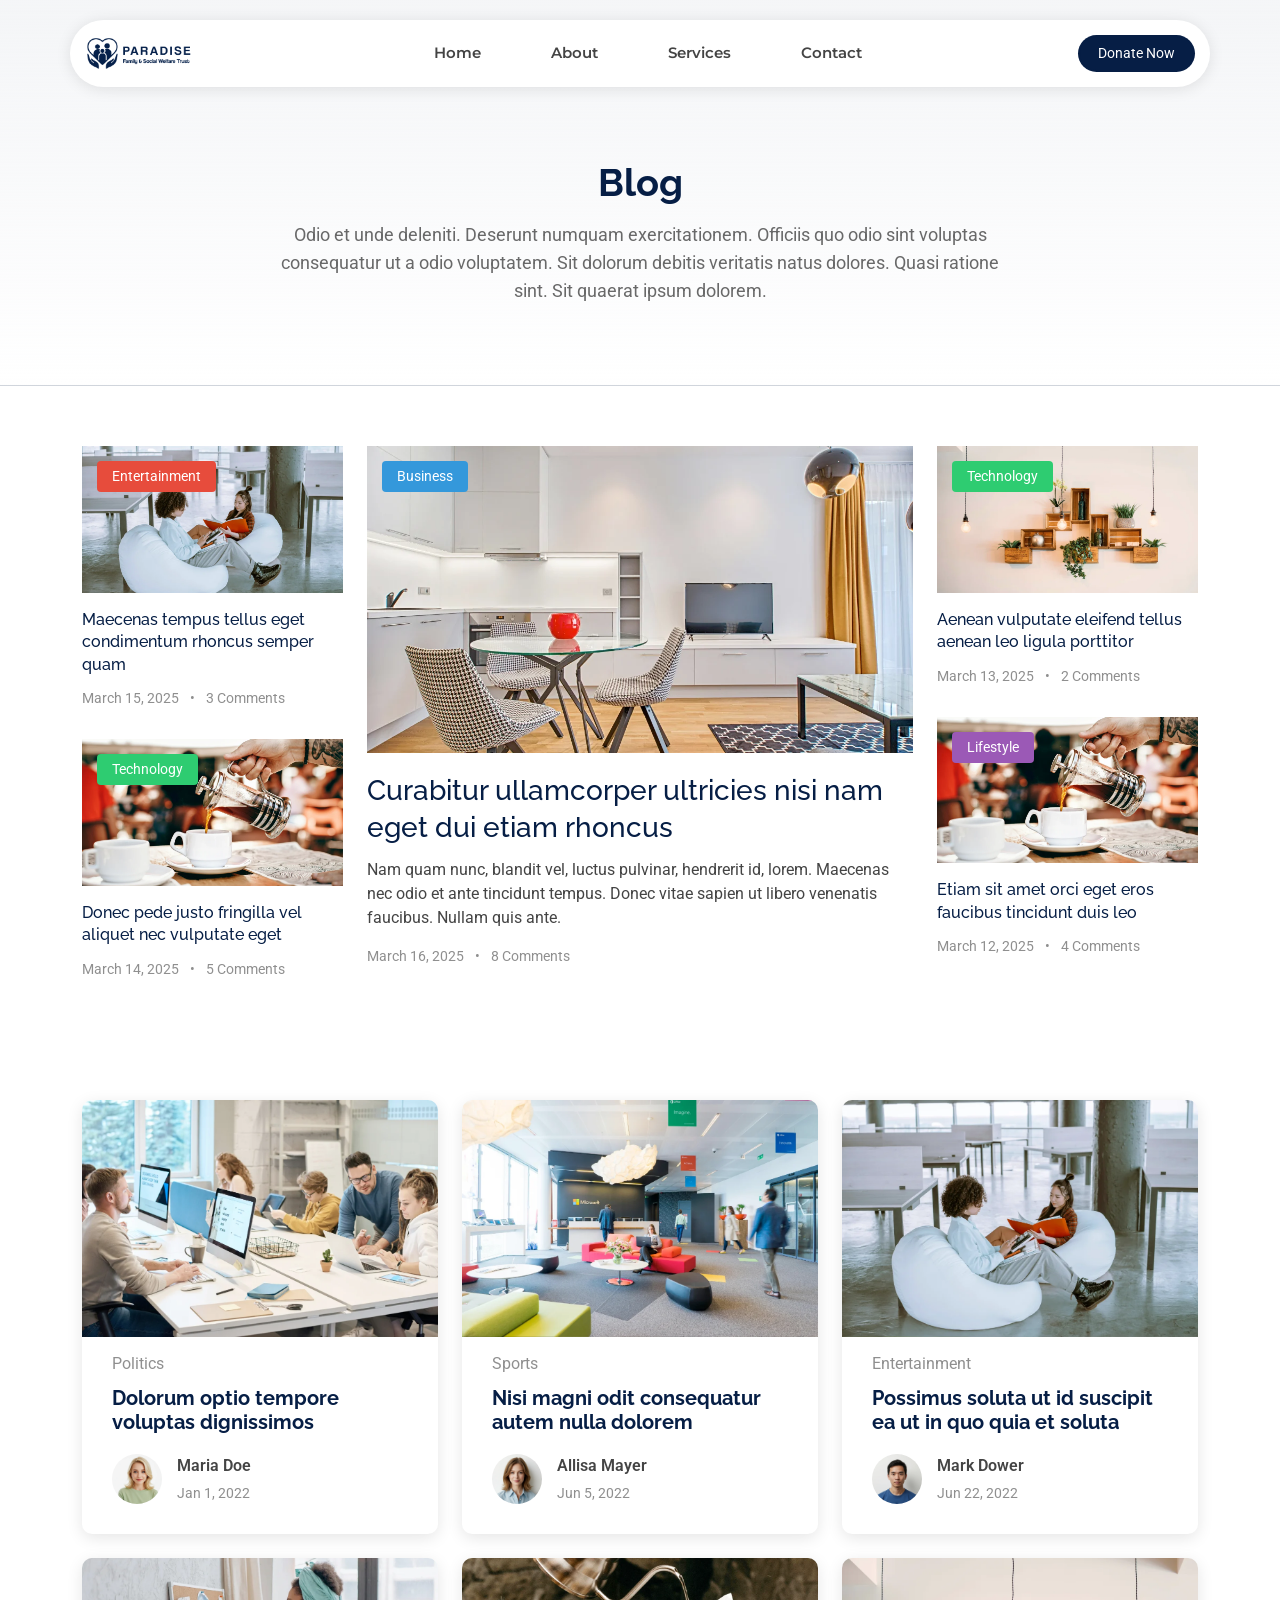
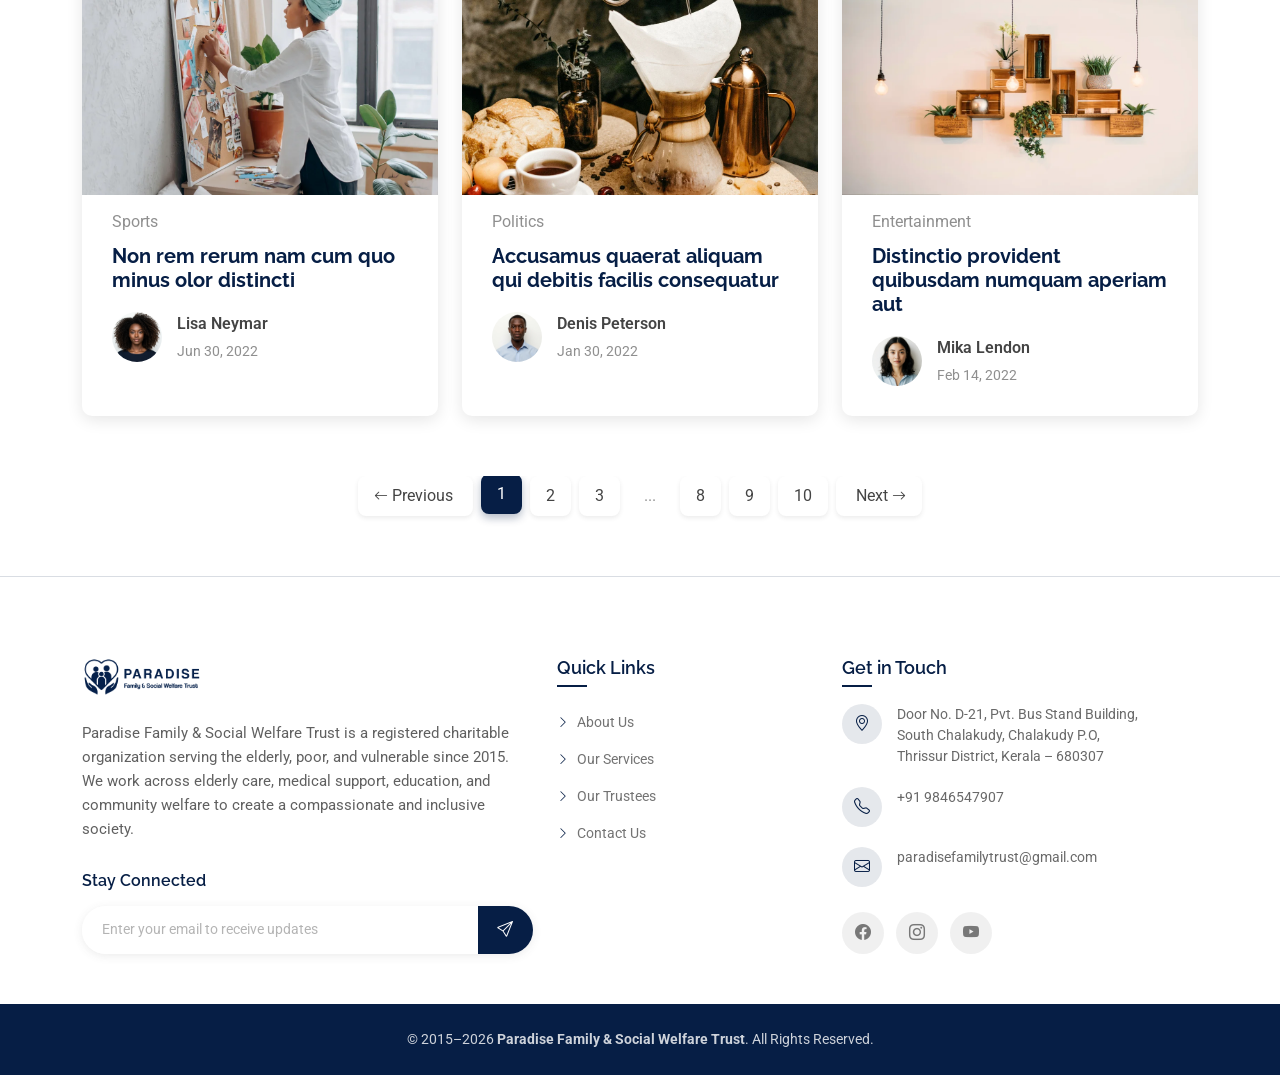
<file: blog.html>
<!DOCTYPE html>
<html lang="en">

<head>
  <meta charset="utf-8">
  <meta content="width=device-width, initial-scale=1.0" name="viewport">
  <title>Blog - Paradise family and social welfare trust</title>
  <meta name="description" content="">
  <meta name="keywords" content="">

  <!-- Favicons -->
  <link href="assets/img/favicon.png" rel="icon">
  <link href="assets/img/apple-touch-icon.png" rel="apple-touch-icon">

  <!-- Fonts -->
  <link href="https://fonts.googleapis.com" rel="preconnect">
  <link href="https://fonts.gstatic.com" rel="preconnect" crossorigin>
  <link href="https://fonts.googleapis.com/css2?family=Roboto:ital,wght@0,100;0,300;0,400;0,500;0,700;0,900;1,100;1,300;1,400;1,500;1,700;1,900&family=Montserrat:ital,wght@0,100;0,200;0,300;0,400;0,500;0,600;0,700;0,800;0,900;1,100;1,200;1,300;1,400;1,500;1,600;1,700;1,800;1,900&family=Raleway:ital,wght@0,100;0,200;0,300;0,400;0,500;0,600;0,700;0,800;0,900;1,100;1,200;1,300;1,400;1,500;1,600;1,700;1,800;1,900&display=swap" rel="stylesheet">

  <!-- Vendor CSS Files -->
  <link href="assets/vendor/bootstrap/css/bootstrap.min.css" rel="stylesheet">
  <link href="assets/vendor/bootstrap-icons/bootstrap-icons.css" rel="stylesheet">
  <link href="assets/vendor/aos/aos.css" rel="stylesheet">
  <link href="assets/vendor/glightbox/css/glightbox.min.css" rel="stylesheet">
  <link href="assets/vendor/swiper/swiper-bundle.min.css" rel="stylesheet">
  <link href="assets/vendor/drift-zoom/drift-basic.css" rel="stylesheet">

  <!-- Main CSS File -->
  <link href="assets/css/main.css" rel="stylesheet">

  <!-- =======================================================
  * Template Name: Paradise family and social welfare trust
  * Template URL: https://bootstrapmade.com/theproperty-bootstrap-real-estate-template/
  * Updated: Aug 05 2025 with Bootstrap v5.3.7
  * Author: BootstrapMade.com
  * License: https://bootstrapmade.com/license/
  ======================================================== -->
</head>

<body class="blog-page">

  <header id="header" class="header d-flex align-items-center fixed-top">
    <div class="header-container container-fluid container-xl position-relative d-flex align-items-center justify-content-between">

      <a href="index.html" class="logo d-flex align-items-center me-auto me-xl-0">
        <!-- Uncomment the line below if you also wish to use an image logo -->
        <img src="assets/img/trustlogo.png" alt="">
      </a>

      <nav id="navmenu" class="navmenu">
        <ul>
          <li><a href="index.html">Home</a></li>
          <li><a href="about.html">About</a></li>
          <!-- <li><a href="properties.html">Properties</a></li> -->
          <li><a href="services.html">Services</a></li>
          <!-- <li><a href="agents.html">Agents</a></li> -->
          <!-- <li><a href="blog.html" class="active">Blog</a></li> -->
          <!-- <li class="dropdown"><a href="#"><span>More Pages</span> <i class="bi bi-chevron-down toggle-dropdown"></i></a>
            <ul>
              <li><a href="property-details.html">Property Details</a></li>
              <li><a href="service-details.html">Service Details</a></li>
              <li><a href="agent-profile.html">Agent Profile</a></li>
              <li><a href="blog-details.html">Blog Details</a></li>
              <li><a href="terms.html">Terms</a></li>
              <li><a href="privacy.html">Privacy</a></li>
              <li><a href="404.html">404</a></li>
            </ul>
          </li> -->

          <!-- <li class="dropdown"><a href="#"><span>Dropdown</span> <i class="bi bi-chevron-down toggle-dropdown"></i></a>
            <ul>
              <li><a href="#">Dropdown 1</a></li>
              <li class="dropdown"><a href="#"><span>Deep Dropdown</span> <i class="bi bi-chevron-down toggle-dropdown"></i></a>
                <ul>
                  <li><a href="#">Deep Dropdown 1</a></li>
                  <li><a href="#">Deep Dropdown 2</a></li>
                  <li><a href="#">Deep Dropdown 3</a></li>
                  <li><a href="#">Deep Dropdown 4</a></li>
                  <li><a href="#">Deep Dropdown 5</a></li>
                </ul>
              </li>
              <li><a href="#">Dropdown 2</a></li>
              <li><a href="#">Dropdown 3</a></li>
              <li><a href="#">Dropdown 4</a></li>
            </ul> -->
          <!-- </li> -->
          <li><a href="contact.html">Contact</a></li>
        </ul>
        <i class="mobile-nav-toggle d-xl-none bi bi-list"></i>
      </nav>

      <a class="btn-getstarted" href="properties.html">Donate Now</a>

    </div>
  </header>

  <main class="main">

    <!-- Page Title -->
    <div class="page-title">
      <div class="heading">
        <div class="container">
          <div class="row d-flex justify-content-center text-center">
            <div class="col-lg-8">
              <h1 class="heading-title">Blog</h1>
              <p class="mb-0">
                Odio et unde deleniti. Deserunt numquam exercitationem. Officiis quo
                odio sint voluptas consequatur ut a odio voluptatem. Sit dolorum
                debitis veritatis natus dolores. Quasi ratione sint. Sit quaerat
                ipsum dolorem.
              </p>
            </div>
          </div>
        </div>
      </div>
      <!-- <nav class="breadcrumbs">
        <div class="container">
          <ol>
            <li><a href="index.html">Home</a></li>
            <li class="current">Blog</li>
          </ol>
        </div>
      </nav> -->
    </div><!-- End Page Title -->

    <!-- Blog Hero Section -->
    <section id="blog-hero" class="blog-hero section">

      <div class="container" data-aos="fade-up">

        <div class="row g-4">
          <!-- Left Side Posts -->
          <div class="col-lg-3">
            <div class="side-posts">
              <!-- Side Post 1 -->
              <article class="post-item side-post" data-aos="fade-right" data-aos-delay="100">
                <div class="post-img">
                  <img src="assets/img/blog/blog-post-3.webp" alt="Post Image" class="img-fluid" loading="lazy">
                  <span class="category entertainment">Entertainment</span>
                </div>
                <div class="post-content">
                  <h3 class="post-title">
                    <a href="#">Maecenas tempus tellus eget condimentum rhoncus semper quam</a>
                  </h3>
                  <div class="post-meta">
                    <span>March 15, 2025</span>
                    <span class="dot">•</span>
                    <span>3 Comments</span>
                  </div>
                </div>
              </article>

              <!-- Side Post 2 -->
              <article class="post-item side-post" data-aos="fade-right" data-aos-delay="200">
                <div class="post-img">
                  <img src="assets/img/blog/blog-post-9.webp" alt="Post Image" class="img-fluid" loading="lazy">
                  <span class="category technology">Technology</span>
                </div>
                <div class="post-content">
                  <h3 class="post-title">
                    <a href="#">Donec pede justo fringilla vel aliquet nec vulputate eget</a>
                  </h3>
                  <div class="post-meta">
                    <span>March 14, 2025</span>
                    <span class="dot">•</span>
                    <span>5 Comments</span>
                  </div>
                </div>
              </article>
            </div>
          </div>

          <!-- Main Post -->
          <div class="col-lg-6">
            <article class="post-item main-post" data-aos="fade-up">
              <div class="post-img">
                <img src="assets/img/blog/blog-post-7.webp" alt="Post Image" class="img-fluid">
                <span class="category business">Business</span>
              </div>
              <div class="post-content">
                <h2 class="post-title">
                  <a href="#">Curabitur ullamcorper ultricies nisi nam eget dui etiam rhoncus</a>
                </h2>
                <p class="post-excerpt">
                  Nam quam nunc, blandit vel, luctus pulvinar, hendrerit id, lorem. Maecenas nec odio et ante tincidunt tempus. Donec vitae sapien ut libero venenatis faucibus. Nullam quis ante.
                </p>
                <div class="post-meta">
                  <span>March 16, 2025</span>
                  <span class="dot">•</span>
                  <span>8 Comments</span>
                </div>
              </div>
            </article>
          </div>

          <!-- Right Side Posts -->
          <div class="col-lg-3">
            <div class="side-posts">
              <!-- Side Post 3 -->
              <article class="post-item side-post" data-aos="fade-left" data-aos-delay="100">
                <div class="post-img">
                  <img src="assets/img/blog/blog-post-6.webp" alt="Post Image" class="img-fluid" loading="lazy">
                  <span class="category technology">Technology</span>
                </div>
                <div class="post-content">
                  <h3 class="post-title">
                    <a href="#">Aenean vulputate eleifend tellus aenean leo ligula porttitor</a>
                  </h3>
                  <div class="post-meta">
                    <span>March 13, 2025</span>
                    <span class="dot">•</span>
                    <span>2 Comments</span>
                  </div>
                </div>
              </article>

              <!-- Side Post 4 -->
              <article class="post-item side-post" data-aos="fade-left" data-aos-delay="200">
                <div class="post-img">
                  <img src="assets/img/blog/blog-post-9.webp" alt="Post Image" class="img-fluid" loading="lazy">
                  <span class="category lifestyle">Lifestyle</span>
                </div>
                <div class="post-content">
                  <h3 class="post-title">
                    <a href="#">Etiam sit amet orci eget eros faucibus tincidunt duis leo</a>
                  </h3>
                  <div class="post-meta">
                    <span>March 12, 2025</span>
                    <span class="dot">•</span>
                    <span>4 Comments</span>
                  </div>
                </div>
              </article>
            </div>
          </div>
        </div>

      </div>

    </section><!-- /Blog Hero Section -->

    <!-- Blog Posts Section -->
    <section id="blog-posts" class="blog-posts section">

      <div class="container" data-aos="fade-up" data-aos-delay="100">
        <div class="row gy-4">

          <div class="col-lg-4">
            <article>

              <div class="post-img">
                <img src="assets/img/blog/blog-post-1.webp" alt="" class="img-fluid">
              </div>

              <p class="post-category">Politics</p>

              <h2 class="title">
                <a href="blog-details.html">Dolorum optio tempore voluptas dignissimos</a>
              </h2>

              <div class="d-flex align-items-center">
                <img src="assets/img/person/person-f-12.webp" alt="" class="img-fluid post-author-img flex-shrink-0">
                <div class="post-meta">
                  <p class="post-author">Maria Doe</p>
                  <p class="post-date">
                    <time datetime="2022-01-01">Jan 1, 2022</time>
                  </p>
                </div>
              </div>

            </article>
          </div><!-- End post list item -->

          <div class="col-lg-4">
            <article>

              <div class="post-img">
                <img src="assets/img/blog/blog-post-2.webp" alt="" class="img-fluid">
              </div>

              <p class="post-category">Sports</p>

              <h2 class="title">
                <a href="blog-details.html">Nisi magni odit consequatur autem nulla dolorem</a>
              </h2>

              <div class="d-flex align-items-center">
                <img src="assets/img/person/person-f-13.webp" alt="" class="img-fluid post-author-img flex-shrink-0">
                <div class="post-meta">
                  <p class="post-author">Allisa Mayer</p>
                  <p class="post-date">
                    <time datetime="2022-01-01">Jun 5, 2022</time>
                  </p>
                </div>
              </div>

            </article>
          </div><!-- End post list item -->

          <div class="col-lg-4">
            <article>

              <div class="post-img">
                <img src="assets/img/blog/blog-post-3.webp" alt="" class="img-fluid">
              </div>

              <p class="post-category">Entertainment</p>

              <h2 class="title">
                <a href="blog-details.html">Possimus soluta ut id suscipit ea ut in quo quia et soluta</a>
              </h2>

              <div class="d-flex align-items-center">
                <img src="assets/img/person/person-m-10.webp" alt="" class="img-fluid post-author-img flex-shrink-0">
                <div class="post-meta">
                  <p class="post-author">Mark Dower</p>
                  <p class="post-date">
                    <time datetime="2022-01-01">Jun 22, 2022</time>
                  </p>
                </div>
              </div>

            </article>
          </div><!-- End post list item -->

          <div class="col-lg-4">
            <article>

              <div class="post-img">
                <img src="assets/img/blog/blog-post-4.webp" alt="" class="img-fluid">
              </div>

              <p class="post-category">Sports</p>

              <h2 class="title">
                <a href="blog-details.html">Non rem rerum nam cum quo minus olor distincti</a>
              </h2>

              <div class="d-flex align-items-center">
                <img src="assets/img/person/person-f-14.webp" alt="" class="img-fluid post-author-img flex-shrink-0">
                <div class="post-meta">
                  <p class="post-author">Lisa Neymar</p>
                  <p class="post-date">
                    <time datetime="2022-01-01">Jun 30, 2022</time>
                  </p>
                </div>
              </div>

            </article>
          </div><!-- End post list item -->

          <div class="col-lg-4">
            <article>

              <div class="post-img">
                <img src="assets/img/blog/blog-post-5.webp" alt="" class="img-fluid">
              </div>

              <p class="post-category">Politics</p>

              <h2 class="title">
                <a href="blog-details.html">Accusamus quaerat aliquam qui debitis facilis consequatur</a>
              </h2>

              <div class="d-flex align-items-center">
                <img src="assets/img/person/person-m-11.webp" alt="" class="img-fluid post-author-img flex-shrink-0">
                <div class="post-meta">
                  <p class="post-author">Denis Peterson</p>
                  <p class="post-date">
                    <time datetime="2022-01-01">Jan 30, 2022</time>
                  </p>
                </div>
              </div>

            </article>
          </div><!-- End post list item -->

          <div class="col-lg-4">
            <article>

              <div class="post-img">
                <img src="assets/img/blog/blog-post-6.webp" alt="" class="img-fluid">
              </div>

              <p class="post-category">Entertainment</p>

              <h2 class="title">
                <a href="blog-details.html">Distinctio provident quibusdam numquam aperiam aut</a>
              </h2>

              <div class="d-flex align-items-center">
                <img src="assets/img/person/person-f-15.webp" alt="" class="img-fluid post-author-img flex-shrink-0">
                <div class="post-meta">
                  <p class="post-author">Mika Lendon</p>
                  <p class="post-date">
                    <time datetime="2022-01-01">Feb 14, 2022</time>
                  </p>
                </div>
              </div>

            </article>
          </div><!-- End post list item -->

        </div>
      </div>

    </section><!-- /Blog Posts Section -->

    <!-- Pagination 2 Section -->
    <section id="pagination-2" class="pagination-2 section">

      <div class="container">
        <nav class="d-flex justify-content-center" aria-label="Page navigation">
          <ul>
            <li>
              <a href="#" aria-label="Previous page">
                <i class="bi bi-arrow-left"></i>
                <span class="d-none d-sm-inline">Previous</span>
              </a>
            </li>

            <li><a href="#" class="active">1</a></li>
            <li><a href="#">2</a></li>
            <li><a href="#">3</a></li>
            <li class="ellipsis">...</li>
            <li><a href="#">8</a></li>
            <li><a href="#">9</a></li>
            <li><a href="#">10</a></li>

            <li>
              <a href="#" aria-label="Next page">
                <span class="d-none d-sm-inline">Next</span>
                <i class="bi bi-arrow-right"></i>
              </a>
            </li>
          </ul>
        </nav>
      </div>

    </section><!-- /Pagination 2 Section -->

  </main>

  <footer id="footer" class="footer position-relative">

    <div class="container">
      <div class="row gy-5">

        <div class="col-lg-5">
          <div class="footer-content">
            <a href="index.html" class="logo d-flex align-items-center mb-4">
              <img src="assets/img/trustlogo.png" alt="">
            </a>
            <p class="mb-4">Paradise Family & Social Welfare Trust is a registered charitable organization serving the elderly, poor, and vulnerable since 2015. We work across elderly care, medical support, education, and community welfare to create a compassionate and inclusive society.</p>

            <div class="newsletter-form">
              <h5>Stay Connected</h5>
              <form action="forms/newsletter.php" method="post" class="php-email-form">
                <div class="input-group">
                  <input type="email" name="email" class="form-control" placeholder="Enter your email to receive updates" required="">
                  <button type="submit" class="btn-subscribe">
                    <i class="bi bi-send"></i>
                  </button>
                </div>
                <div class="loading">Loading</div>
                <div class="error-message"></div>
                <div class="sent-message">Thank you for subscribing!</div>
              </form>
            </div>
          </div>
        </div>

        <div class="col-lg-3 col-6">
          <div class="footer-links">
            <h4>Quick Links</h4>
            <ul>
              <li><a href="about.html"><i class="bi bi-chevron-right"></i> About Us</a></li>
              <li><a href="services.html"><i class="bi bi-chevron-right"></i> Our Services</a></li>
              <li><a href="about.html#trustees"><i class="bi bi-chevron-right"></i> Our Trustees</a></li>
              <li><a href="contact.html"><i class="bi bi-chevron-right"></i> Contact Us</a></li>
            </ul>
          </div>
        </div>

        <div class="col-lg-4">
          <div class="footer-contact">
            <h4>Get in Touch</h4>
            <div class="contact-item">
              <div class="contact-icon">
                <i class="bi bi-geo-alt"></i>
              </div>
              <div class="contact-info">
                <p>Door No. D-21, Pvt. Bus Stand Building,<br>South Chalakudy, Chalakudy P.O,<br>Thrissur District, Kerala – 680307</p>
              </div>
            </div>

            <div class="contact-item">
              <div class="contact-icon">
                <i class="bi bi-telephone"></i>
              </div>
              <div class="contact-info">
                <p>+91 9846547907</p>
              </div>
            </div>

            <div class="contact-item">
              <div class="contact-icon">
                <i class="bi bi-envelope"></i>
              </div>
              <div class="contact-info">
                <p>paradisefamilytrust@gmail.com</p>
              </div>
            </div>

            <div class="social-links">
              <a href="#"><i class="bi bi-facebook"></i></a>
              <a href="#"><i class="bi bi-instagram"></i></a>
              <a href="#"><i class="bi bi-youtube"></i></a>
            </div>
          </div>
        </div>

      </div>
    </div>

    <div class="footer-bottom">
      <div class="container">
        <div class="row align-items-center">
          <div class="col-lg-12">
            <div class="copyright text-center">
              <p>© 2015–2026 <strong>Paradise Family & Social Welfare Trust</strong>. All Rights Reserved.</p>
            </div>
          </div>
        </div>
      </div>
    </div>

  </footer>

  <!-- Scroll Top -->
  <a href="#" id="scroll-top" class="scroll-top d-flex align-items-center justify-content-center"><i class="bi bi-arrow-up-short"></i></a>

  <!-- Preloader -->
  <div id="preloader"></div>

  <!-- Vendor JS Files -->
  <script src="assets/vendor/bootstrap/js/bootstrap.bundle.min.js"></script>
  <script src="assets/vendor/php-email-form/validate.js"></script>
  <script src="assets/vendor/aos/aos.js"></script>
  <script src="assets/vendor/purecounter/purecounter_vanilla.js"></script>
  <script src="assets/vendor/glightbox/js/glightbox.min.js"></script>
  <script src="assets/vendor/swiper/swiper-bundle.min.js"></script>
  <script src="assets/vendor/drift-zoom/Drift.min.js"></script>

  <!-- Main JS File -->
  <script src="assets/js/main.js"></script>

</body>

</html>
</file>
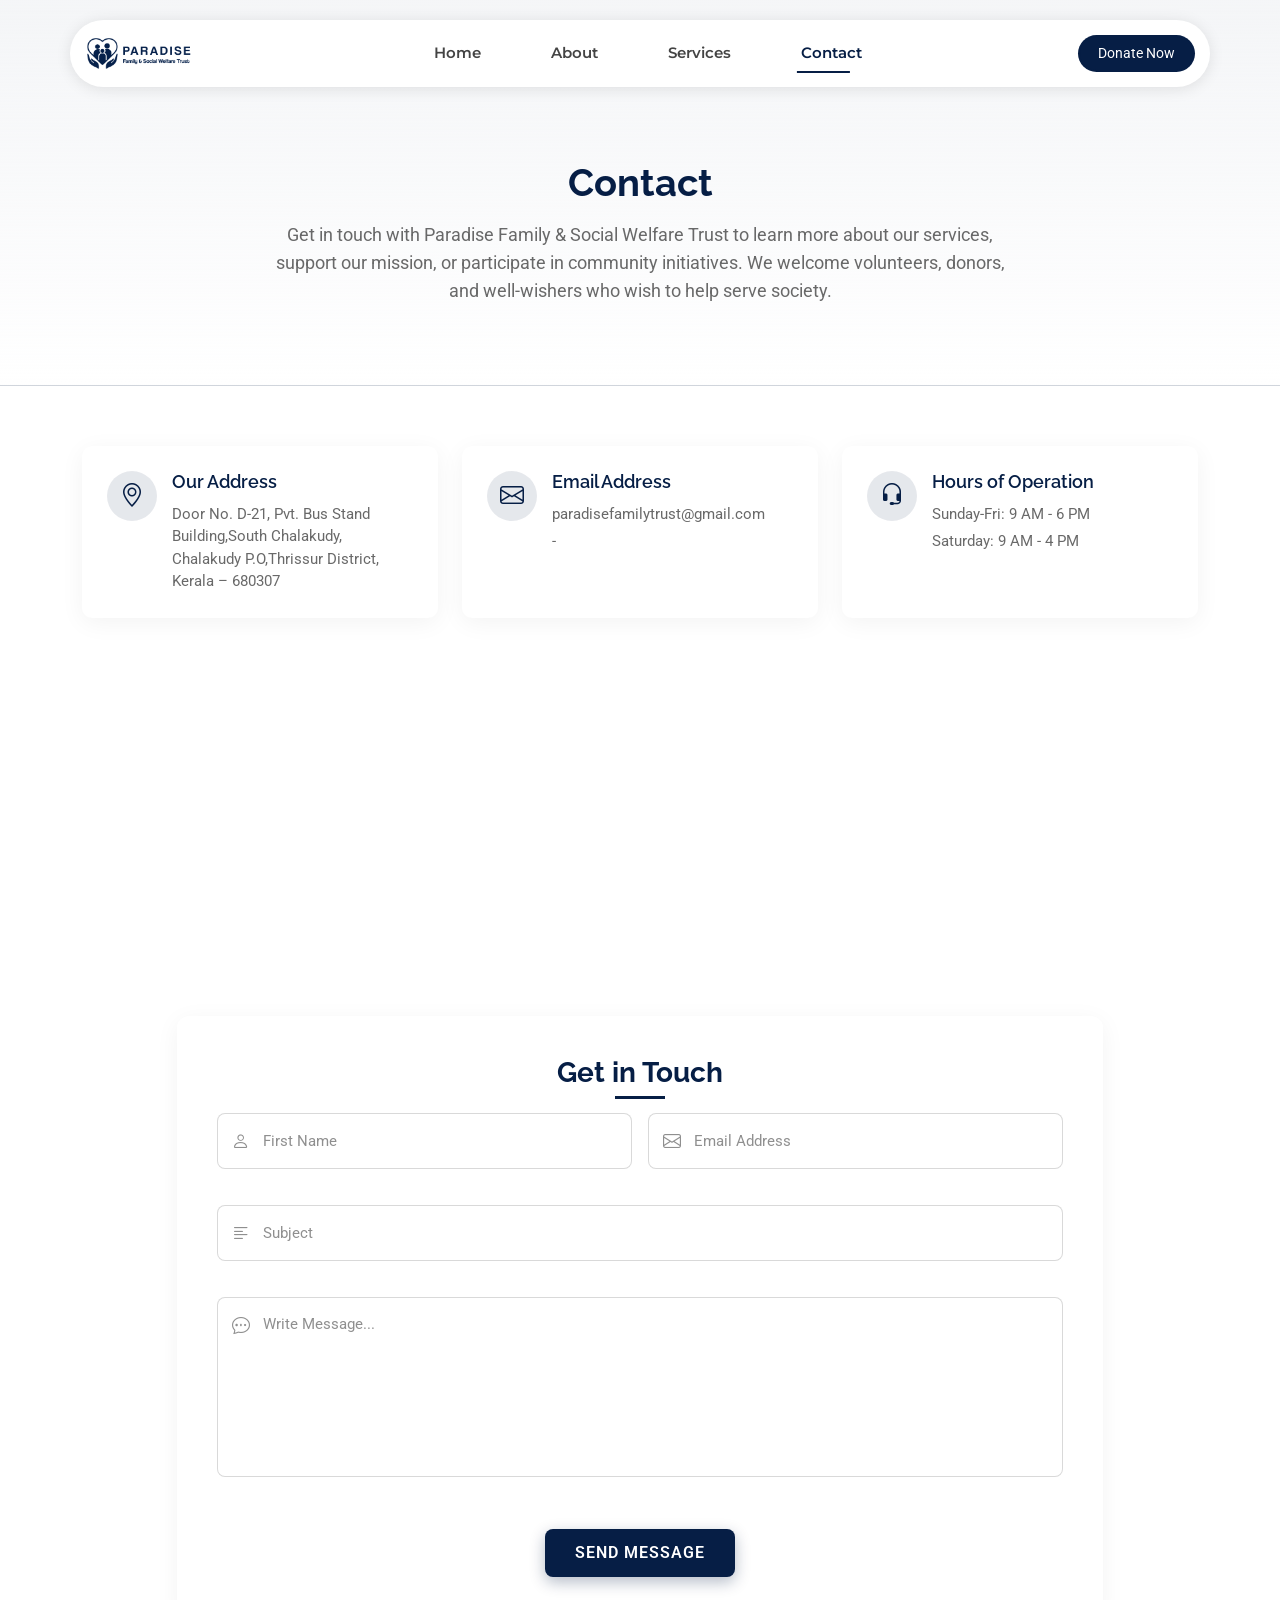
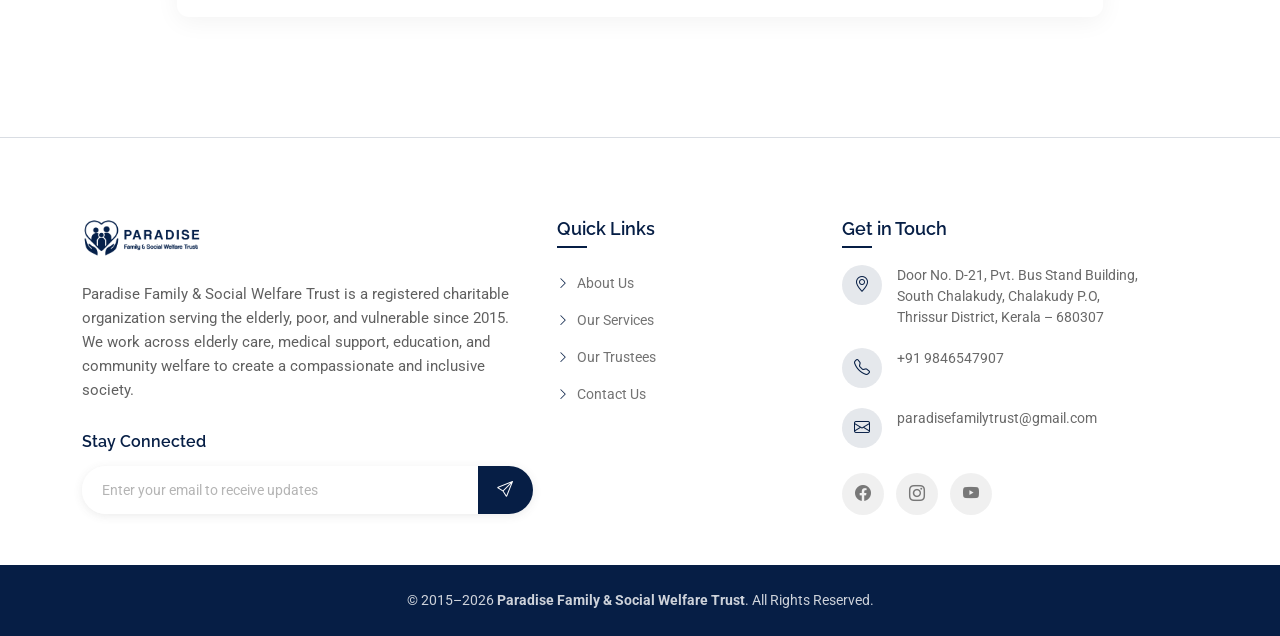
<file: contact.html>
<!DOCTYPE html>
<html lang="en">

<head>
  <meta charset="utf-8">
  <meta content="width=device-width, initial-scale=1.0" name="viewport">
  <title>Contact - Paradise family and social welfare trust</title>
  <meta name="description" content="">
  <meta name="keywords" content="">

  <!-- Favicons -->
  <link href="assets/img/favicon.png" rel="icon">
  <link href="assets/img/apple-touch-icon.png" rel="apple-touch-icon">

  <!-- Fonts -->
  <link href="https://fonts.googleapis.com" rel="preconnect">
  <link href="https://fonts.gstatic.com" rel="preconnect" crossorigin>
  <link href="https://fonts.googleapis.com/css2?family=Roboto:ital,wght@0,100;0,300;0,400;0,500;0,700;0,900;1,100;1,300;1,400;1,500;1,700;1,900&family=Montserrat:ital,wght@0,100;0,200;0,300;0,400;0,500;0,600;0,700;0,800;0,900;1,100;1,200;1,300;1,400;1,500;1,600;1,700;1,800;1,900&family=Raleway:ital,wght@0,100;0,200;0,300;0,400;0,500;0,600;0,700;0,800;0,900;1,100;1,200;1,300;1,400;1,500;1,600;1,700;1,800;1,900&display=swap" rel="stylesheet">

  <!-- Vendor CSS Files -->
  <link href="assets/vendor/bootstrap/css/bootstrap.min.css" rel="stylesheet">
  <link href="assets/vendor/bootstrap-icons/bootstrap-icons.css" rel="stylesheet">
  <link href="assets/vendor/aos/aos.css" rel="stylesheet">
  <link href="assets/vendor/glightbox/css/glightbox.min.css" rel="stylesheet">
  <link href="assets/vendor/swiper/swiper-bundle.min.css" rel="stylesheet">
  <link href="assets/vendor/drift-zoom/drift-basic.css" rel="stylesheet">

  <!-- Main CSS File -->
  <link href="assets/css/main.css" rel="stylesheet">

  <!-- =======================================================
  * Template Name: Paradise family and social welfare trust
  * Template URL: https://bootstrapmade.com/theproperty-bootstrap-real-estate-template/
  * Updated: Aug 05 2025 with Bootstrap v5.3.7
  * Author: BootstrapMade.com
  * License: https://bootstrapmade.com/license/
  ======================================================== -->
</head>

<body class="contact-page">

  <header id="header" class="header d-flex align-items-center fixed-top">
    <div class="header-container container-fluid container-xl position-relative d-flex align-items-center justify-content-between">

      <a href="index.html" class="logo d-flex align-items-center me-auto me-xl-0">
        <!-- Uncomment the line below if you also wish to use an image logo -->
        <img src="assets/img/trustlogo.png" alt="">
      </a>

      <nav id="navmenu" class="navmenu">
        <ul>
          <li><a href="index.html">Home</a></li>
          <li><a href="about.html">About</a></li>
          <!-- <li><a href="properties.html">Properties</a></li> -->
          <li><a href="services.html">Services</a></li>
          <!-- <li><a href="agents.html">Agents</a></li> -->
          <!-- <li><a href="blog.html">Blog</a></li> -->
          <!-- <li class="dropdown"><a href="#"><span>More Pages</span> <i class="bi bi-chevron-down toggle-dropdown"></i></a>
            <ul>
              <li><a href="property-details.html">Property Details</a></li>
              <li><a href="service-details.html">Service Details</a></li>
              <li><a href="agent-profile.html">Agent Profile</a></li>
              <li><a href="blog-details.html">Blog Details</a></li>
              <li><a href="terms.html">Terms</a></li>
              <li><a href="privacy.html">Privacy</a></li>
              <li><a href="404.html">404</a></li>
            </ul>
          </li> -->

          <!-- <li class="dropdown"><a href="#"><span>Dropdown</span> <i class="bi bi-chevron-down toggle-dropdown"></i></a>
            <ul>
              <li><a href="#">Dropdown 1</a></li>
              <li class="dropdown"><a href="#"><span>Deep Dropdown</span> <i class="bi bi-chevron-down toggle-dropdown"></i></a>
                <ul>
                  <li><a href="#">Deep Dropdown 1</a></li>
                  <li><a href="#">Deep Dropdown 2</a></li>
                  <li><a href="#">Deep Dropdown 3</a></li>
                  <li><a href="#">Deep Dropdown 4</a></li>
                  <li><a href="#">Deep Dropdown 5</a></li>
                </ul>
              </li>
              <li><a href="#">Dropdown 2</a></li>
              <li><a href="#">Dropdown 3</a></li>
              <li><a href="#">Dropdown 4</a></li>
            </ul> -->
          <!-- </li> -->
          <li><a href="contact.html" class="active">Contact</a></li>
        </ul>
        <i class="mobile-nav-toggle d-xl-none bi bi-list"></i>
      </nav>

      <a class="btn-getstarted" href="properties.html">Donate Now</a>

    </div>
  </header>

  <main class="main">

    <!-- Page Title -->
    <div class="page-title">
      <div class="heading">
        <div class="container">
          <div class="row d-flex justify-content-center text-center">
            <div class="col-lg-8">
              <h1 class="heading-title">Contact</h1>
              <p class="mb-0">
                Get in touch with Paradise Family & Social Welfare Trust to learn more about our services, support our mission, or participate in community initiatives. We welcome volunteers, donors, and well-wishers who wish to help serve society.
              </p>
            </div>
          </div>
        </div>
      </div>
      <!-- <nav class="breadcrumbs">
        <div class="container">
          <ol>
            <li><a href="index.html">Home</a></li>
            <li class="current">Contact</li>
          </ol>
        </div>
      </nav> -->
    </div><!-- End Page Title -->

    <!-- Contact 2 Section -->
    <section id="contact-2" class="contact-2 section">

      <div class="container" data-aos="fade-up" data-aos-delay="100">

        <!-- Contact Info Boxes -->
        <div class="row gy-4 mb-5">
          <div class="col-lg-4" data-aos="fade-up" data-aos-delay="100">
            <div class="contact-info-box">
              <div class="icon-box">
                <i class="bi bi-geo-alt"></i>
              </div>
              <div class="info-content">
                <h4>Our Address</h4>
                <p>Door No. D-21, Pvt. Bus Stand Building,South Chalakudy, Chalakudy P.O,Thrissur District, Kerala – 680307</p>
              </div>
            </div>
          </div>

          <div class="col-lg-4" data-aos="fade-up" data-aos-delay="200">
            <div class="contact-info-box">
              <div class="icon-box">
                <i class="bi bi-envelope"></i>
              </div>
              <div class="info-content">
                <h4>Email Address</h4>
                <p>paradisefamilytrust@gmail.com</p>
                <p>-</p>
              </div>
            </div>
          </div>

          <div class="col-lg-4" data-aos="fade-up" data-aos-delay="300">
            <div class="contact-info-box">
              <div class="icon-box">
                <i class="bi bi-headset"></i>
              </div>
              <div class="info-content">
                <h4>Hours of Operation</h4>
                <p>Sunday-Fri: 9 AM - 6 PM</p>
                <p>Saturday: 9 AM - 4 PM</p>
              </div>
            </div>
          </div>
        </div>

      </div>

      <!-- Google Maps (Full Width) -->
      <div class="map-section" data-aos="fade-up" data-aos-delay="200">
        <iframe src="https://maps.google.com/maps?q=Door%20No.%20D-21%2C%20Pvt.%20Bus%20Stand%20Building%2C%20South%20Chalakudy%2C%20Chalakudy%20P.O%2C%20Thrissur%20District%2C%20Kerala%20%E2%80%93%20680307&t=&z=15&ie=UTF8&iwloc=&output=embed" width="100%" height="500" style="border:0;" allowfullscreen="" loading="lazy" referrerpolicy="no-referrer-when-downgrade"></iframe>
      </div>

      <!-- Contact Form Section (Overlapping) -->
      <div class="container form-container-overlap">
        <div class="row justify-content-center" data-aos="fade-up" data-aos-delay="300">
          <div class="col-lg-10">
            <div class="contact-form-wrapper">
              <h2 class="text-center mb-4">Get in Touch</h2>

              <form action="forms/contact.php" method="post" class="php-email-form">
                <div class="row g-3">
                  <div class="col-md-6">
                    <div class="form-group">
                      <div class="input-with-icon">
                        <i class="bi bi-person"></i>
                        <input type="text" class="form-control" name="name" placeholder="First Name" required="">
                      </div>
                    </div>
                  </div>

                  <div class="col-md-6">
                    <div class="form-group">
                      <div class="input-with-icon">
                        <i class="bi bi-envelope"></i>
                        <input type="email" class="form-control" name="email" placeholder="Email Address" required="">
                      </div>
                    </div>
                  </div>

                  <div class="col-md-12">
                    <div class="form-group">
                      <div class="input-with-icon">
                        <i class="bi bi-text-left"></i>
                        <input type="text" class="form-control" name="subject" placeholder="Subject" required="">
                      </div>
                    </div>
                  </div>

                  <div class="col-12">
                    <div class="form-group">
                      <div class="input-with-icon">
                        <i class="bi bi-chat-dots message-icon"></i>
                        <textarea class="form-control" name="message" placeholder="Write Message..." style="height: 180px" required=""></textarea>
                      </div>
                    </div>
                  </div>

                  <div class="col-12">
                    <div class="loading">Loading</div>
                    <div class="error-message"></div>
                    <div class="sent-message">Your message has been sent. Thank you!</div>
                  </div>

                  <div class="col-12 text-center">
                    <button type="submit" class="btn btn-primary btn-submit">SEND MESSAGE</button>
                  </div>
                </div>
              </form>
            </div>
          </div>
        </div>

      </div>

    </section><!-- /Contact 2 Section -->

  </main>

  <footer id="footer" class="footer position-relative">

    <div class="container">
      <div class="row gy-5">

        <div class="col-lg-5">
          <div class="footer-content">
            <a href="index.html" class="logo d-flex align-items-center mb-4">
              <img src="assets/img/trustlogo.png" alt="">
            </a>
            <p class="mb-4">Paradise Family & Social Welfare Trust is a registered charitable organization serving the elderly, poor, and vulnerable since 2015. We work across elderly care, medical support, education, and community welfare to create a compassionate and inclusive society.</p>

            <div class="newsletter-form">
              <h5>Stay Connected</h5>
              <form action="forms/newsletter.php" method="post" class="php-email-form">
                <div class="input-group">
                  <input type="email" name="email" class="form-control" placeholder="Enter your email to receive updates" required="">
                  <button type="submit" class="btn-subscribe">
                    <i class="bi bi-send"></i>
                  </button>
                </div>
                <div class="loading">Loading</div>
                <div class="error-message"></div>
                <div class="sent-message">Thank you for subscribing!</div>
              </form>
            </div>
          </div>
        </div>

        <div class="col-lg-3 col-6">
          <div class="footer-links">
            <h4>Quick Links</h4>
            <ul>
              <li><a href="about.html"><i class="bi bi-chevron-right"></i> About Us</a></li>
              <li><a href="services.html"><i class="bi bi-chevron-right"></i> Our Services</a></li>
              <li><a href="about.html#trustees"><i class="bi bi-chevron-right"></i> Our Trustees</a></li>
              <li><a href="contact.html"><i class="bi bi-chevron-right"></i> Contact Us</a></li>
            </ul>
          </div>
        </div>

        <div class="col-lg-4">
          <div class="footer-contact">
            <h4>Get in Touch</h4>
            <div class="contact-item">
              <div class="contact-icon">
                <i class="bi bi-geo-alt"></i>
              </div>
              <div class="contact-info">
                <p>Door No. D-21, Pvt. Bus Stand Building,<br>South Chalakudy, Chalakudy P.O,<br>Thrissur District, Kerala – 680307</p>
              </div>
            </div>

            <div class="contact-item">
              <div class="contact-icon">
                <i class="bi bi-telephone"></i>
              </div>
              <div class="contact-info">
                <p>+91 9846547907</p>
              </div>
            </div>

            <div class="contact-item">
              <div class="contact-icon">
                <i class="bi bi-envelope"></i>
              </div>
              <div class="contact-info">
                <p>paradisefamilytrust@gmail.com</p>
              </div>
            </div>

            <div class="social-links">
              <a href="#"><i class="bi bi-facebook"></i></a>
              <a href="#"><i class="bi bi-instagram"></i></a>
              <a href="#"><i class="bi bi-youtube"></i></a>
            </div>
          </div>
        </div>

      </div>
    </div>

    <div class="footer-bottom">
      <div class="container">
        <div class="row align-items-center">
          <div class="col-lg-12">
            <div class="copyright text-center">
              <p>© 2015–2026 <strong>Paradise Family & Social Welfare Trust</strong>. All Rights Reserved.</p>
            </div>
          </div>
        </div>
      </div>
    </div>

  </footer>

  <!-- Scroll Top -->
  <a href="#" id="scroll-top" class="scroll-top d-flex align-items-center justify-content-center"><i class="bi bi-arrow-up-short"></i></a>

  <!-- Preloader -->
  <div id="preloader"></div>

  <!-- Vendor JS Files -->
  <script src="assets/vendor/bootstrap/js/bootstrap.bundle.min.js"></script>
  <script src="assets/vendor/php-email-form/validate.js"></script>
  <script src="assets/vendor/aos/aos.js"></script>
  <script src="assets/vendor/purecounter/purecounter_vanilla.js"></script>
  <script src="assets/vendor/glightbox/js/glightbox.min.js"></script>
  <script src="assets/vendor/swiper/swiper-bundle.min.js"></script>
  <script src="assets/vendor/drift-zoom/Drift.min.js"></script>

  <!-- Main JS File -->
  <script src="assets/js/main.js"></script>

</body>

</html>
</file>
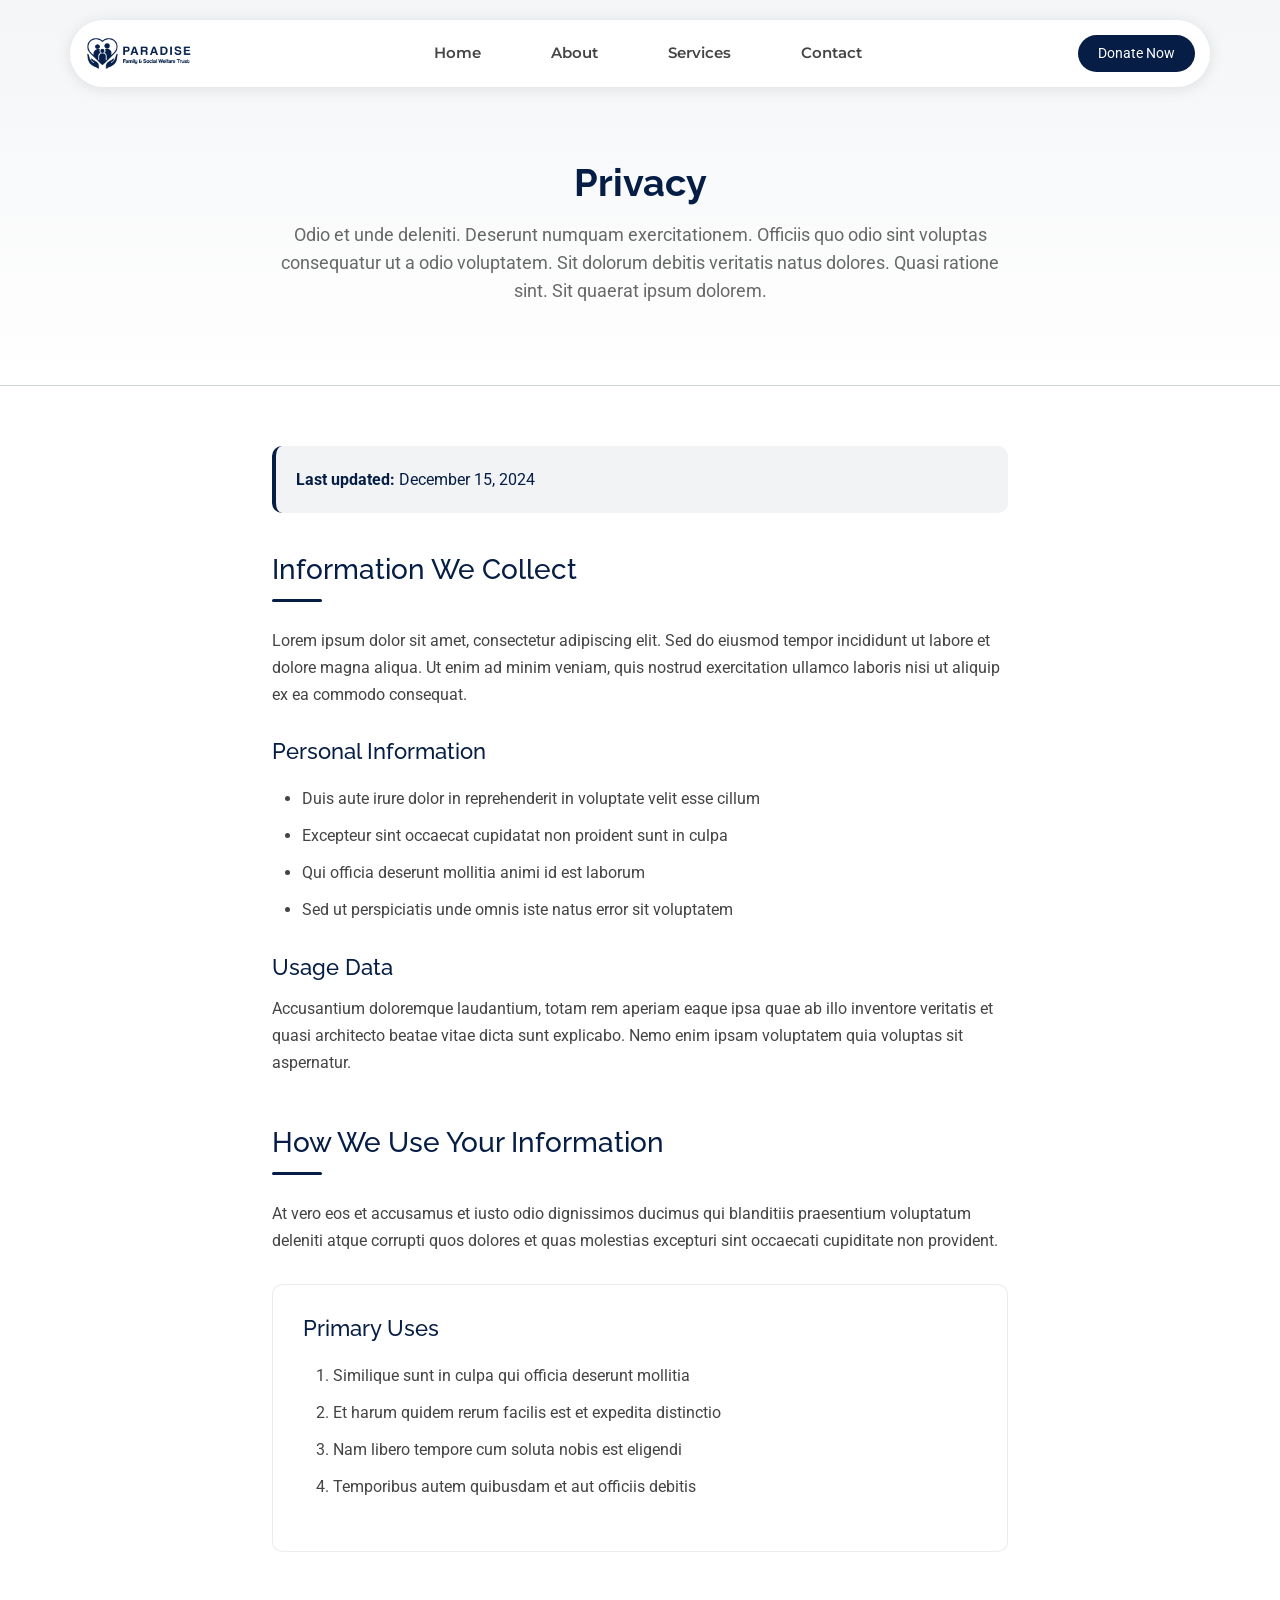
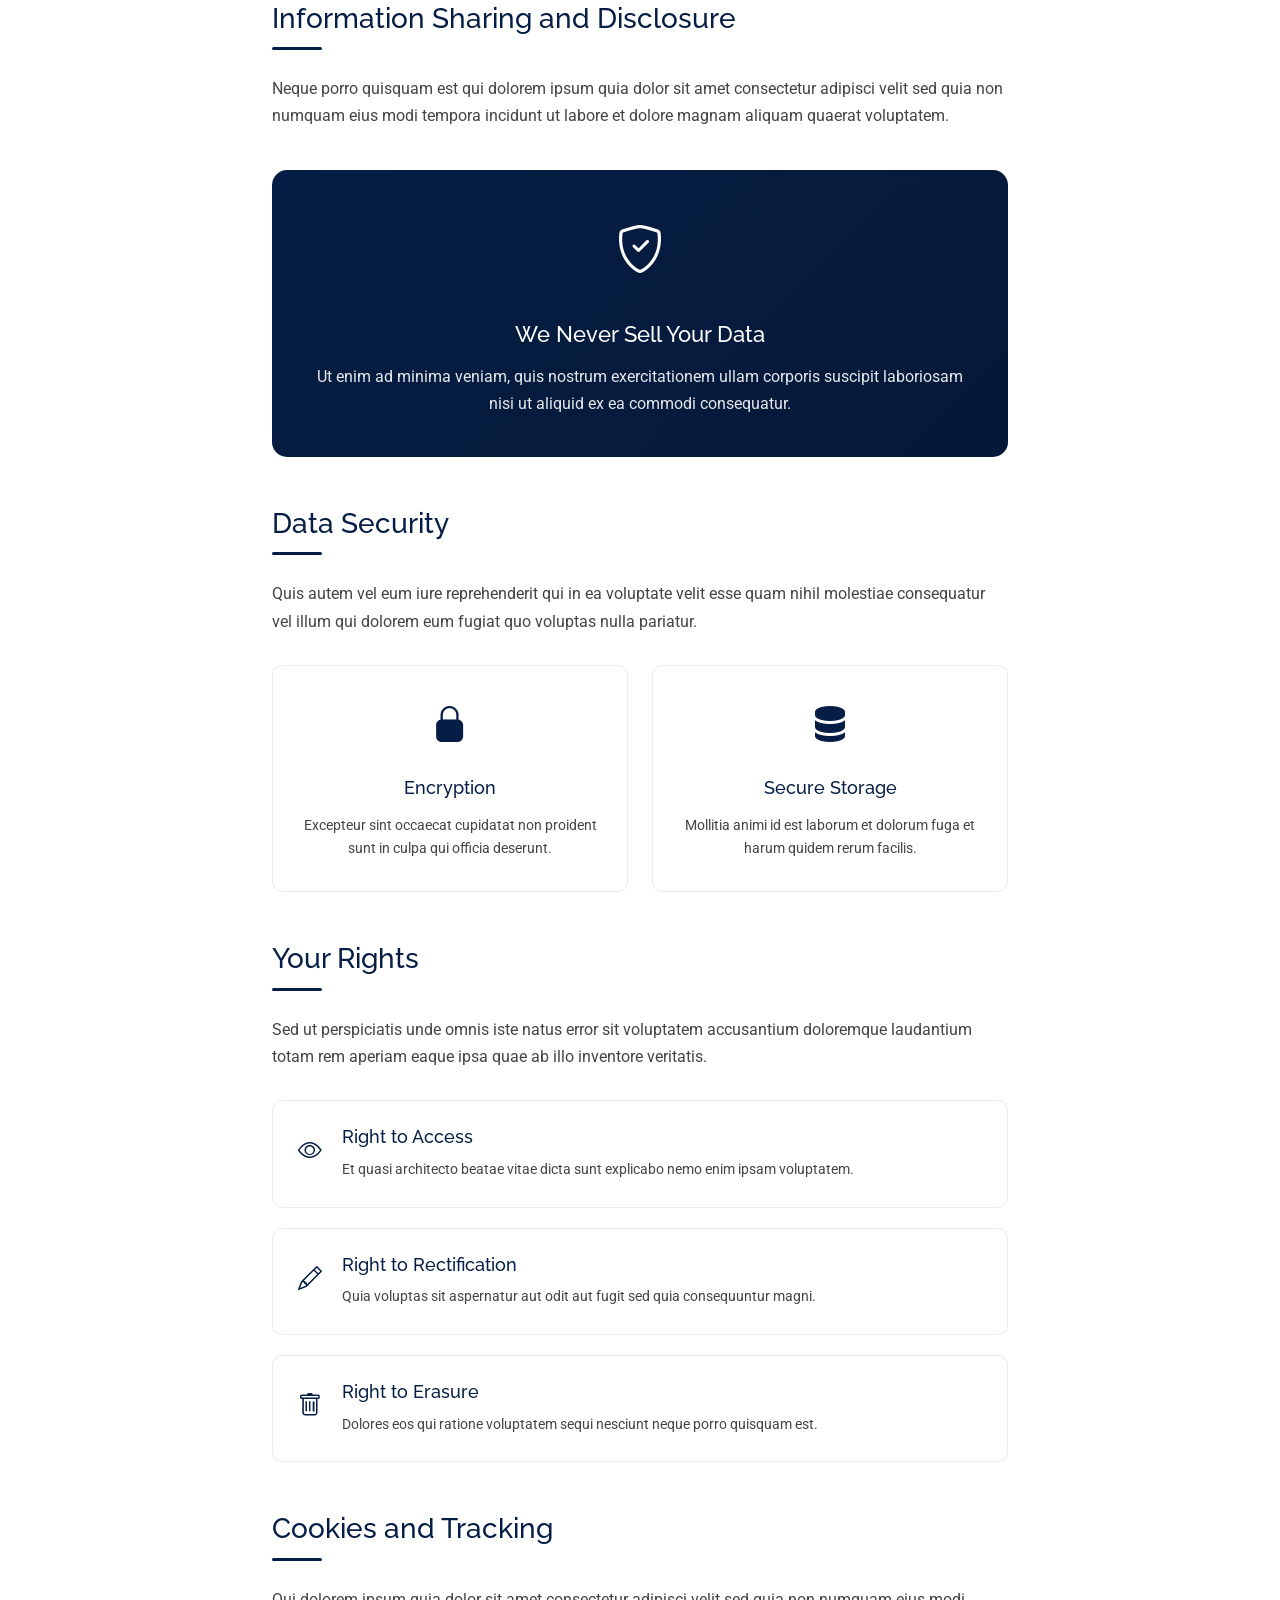
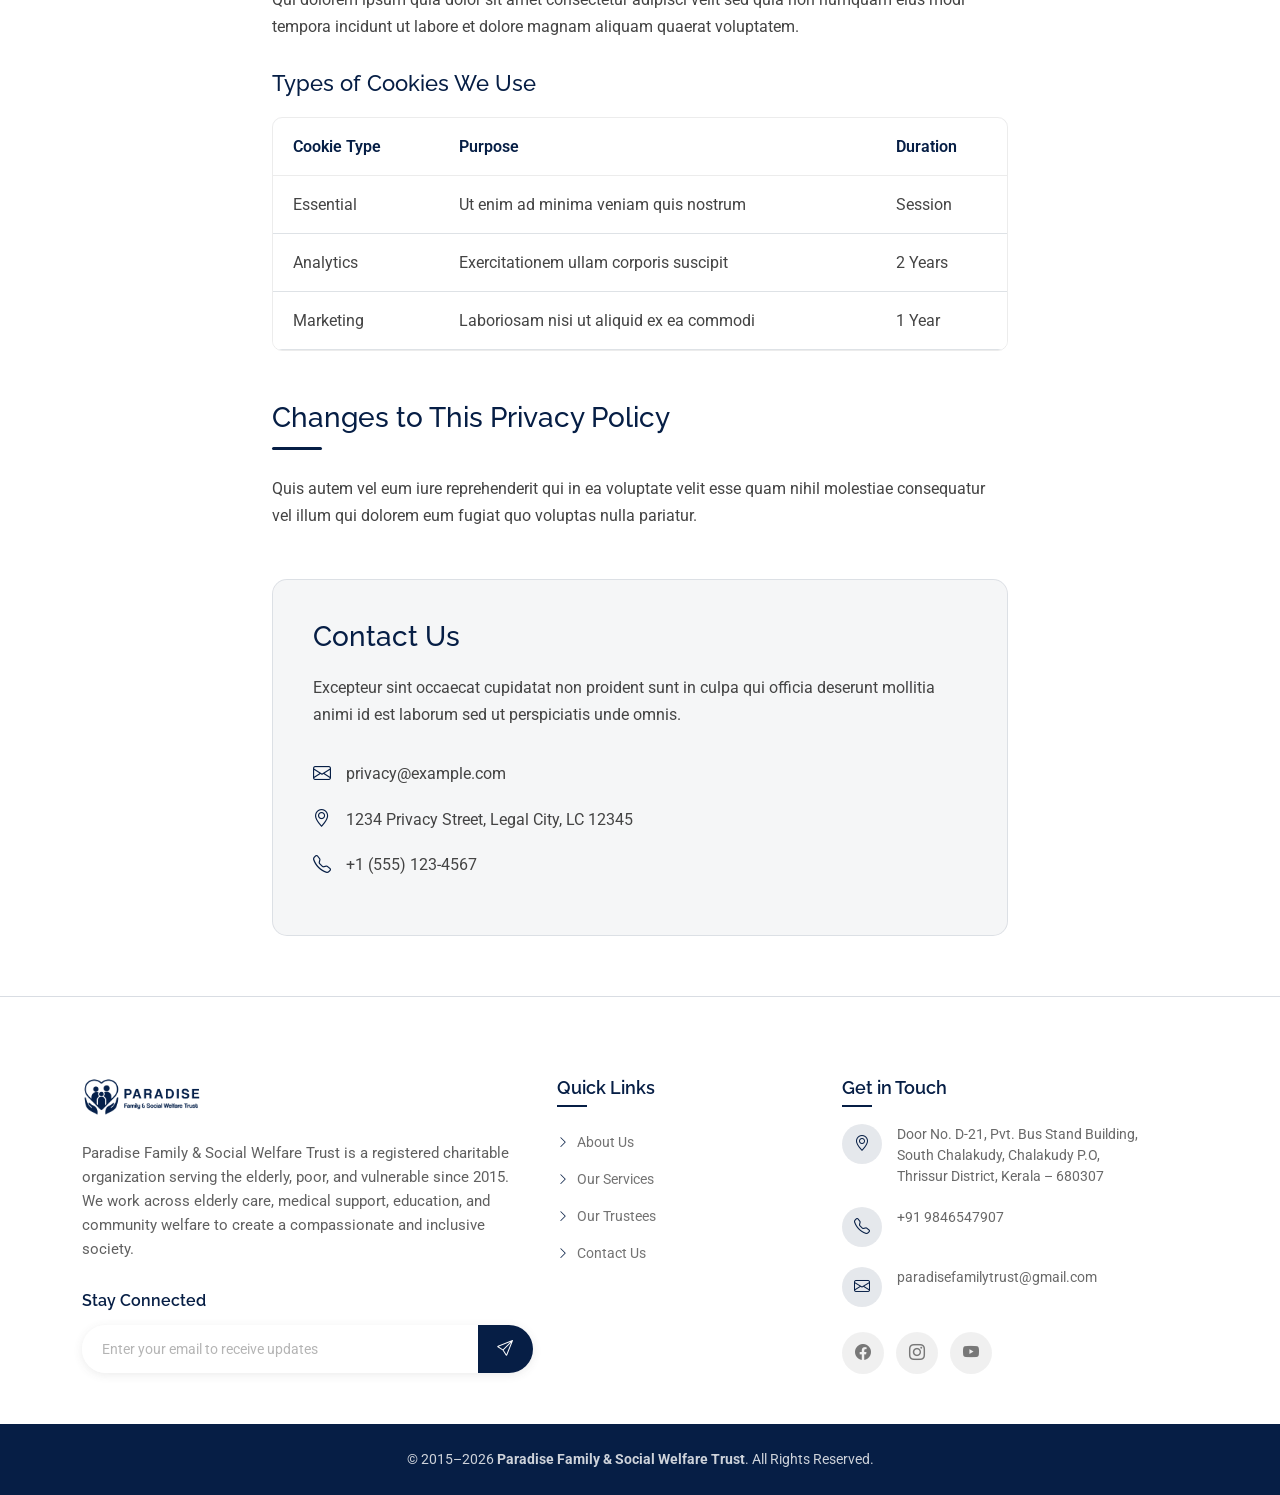
<file: privacy.html>
<!DOCTYPE html>
<html lang="en">

<head>
  <meta charset="utf-8">
  <meta content="width=device-width, initial-scale=1.0" name="viewport">
  <title>Privacy - Paradise family and social welfare trust</title>
  <meta name="description" content="">
  <meta name="keywords" content="">

  <!-- Favicons -->
  <link href="assets/img/favicon.png" rel="icon">
  <link href="assets/img/apple-touch-icon.png" rel="apple-touch-icon">

  <!-- Fonts -->
  <link href="https://fonts.googleapis.com" rel="preconnect">
  <link href="https://fonts.gstatic.com" rel="preconnect" crossorigin>
  <link href="https://fonts.googleapis.com/css2?family=Roboto:ital,wght@0,100;0,300;0,400;0,500;0,700;0,900;1,100;1,300;1,400;1,500;1,700;1,900&family=Montserrat:ital,wght@0,100;0,200;0,300;0,400;0,500;0,600;0,700;0,800;0,900;1,100;1,200;1,300;1,400;1,500;1,600;1,700;1,800;1,900&family=Raleway:ital,wght@0,100;0,200;0,300;0,400;0,500;0,600;0,700;0,800;0,900;1,100;1,200;1,300;1,400;1,500;1,600;1,700;1,800;1,900&display=swap" rel="stylesheet">

  <!-- Vendor CSS Files -->
  <link href="assets/vendor/bootstrap/css/bootstrap.min.css" rel="stylesheet">
  <link href="assets/vendor/bootstrap-icons/bootstrap-icons.css" rel="stylesheet">
  <link href="assets/vendor/aos/aos.css" rel="stylesheet">
  <link href="assets/vendor/glightbox/css/glightbox.min.css" rel="stylesheet">
  <link href="assets/vendor/swiper/swiper-bundle.min.css" rel="stylesheet">
  <link href="assets/vendor/drift-zoom/drift-basic.css" rel="stylesheet">

  <!-- Main CSS File -->
  <link href="assets/css/main.css" rel="stylesheet">

  <!-- =======================================================
  * Template Name: Paradise family and social welfare trust
  * Template URL: https://bootstrapmade.com/theproperty-bootstrap-real-estate-template/
  * Updated: Aug 05 2025 with Bootstrap v5.3.7
  * Author: BootstrapMade.com
  * License: https://bootstrapmade.com/license/
  ======================================================== -->
</head>

<body class="privacy-page">

  <header id="header" class="header d-flex align-items-center fixed-top">
    <div class="header-container container-fluid container-xl position-relative d-flex align-items-center justify-content-between">

      <a href="index.html" class="logo d-flex align-items-center me-auto me-xl-0">
        <!-- Uncomment the line below if you also wish to use an image logo -->
        <img src="assets/img/trustlogo.png" alt="">
      </a>

      <nav id="navmenu" class="navmenu">
        <ul>
          <li><a href="index.html">Home</a></li>
          <li><a href="about.html">About</a></li>
          <!-- <li><a href="properties.html">Properties</a></li> -->
          <li><a href="services.html">Services</a></li>
          <!-- <li><a href="agents.html">Agents</a></li> -->
          <!-- <li><a href="blog.html">Blog</a></li> -->
          <!-- <li class="dropdown"><a href="#"><span>More Pages</span> <i class="bi bi-chevron-down toggle-dropdown"></i></a>
            <ul>
              <li><a href="property-details.html">Property Details</a></li>
              <li><a href="service-details.html">Service Details</a></li>
              <li><a href="agent-profile.html">Agent Profile</a></li>
              <li><a href="blog-details.html">Blog Details</a></li>
              <li><a href="terms.html">Terms</a></li>
              <li><a href="privacy.html" class="active">Privacy</a></li>
              <li><a href="404.html">404</a></li>
            </ul>
          </li> -->

          <!-- <li class="dropdown"><a href="#"><span>Dropdown</span> <i class="bi bi-chevron-down toggle-dropdown"></i></a>
            <ul>
              <li><a href="#">Dropdown 1</a></li>
              <li class="dropdown"><a href="#"><span>Deep Dropdown</span> <i class="bi bi-chevron-down toggle-dropdown"></i></a>
                <ul>
                  <li><a href="#">Deep Dropdown 1</a></li>
                  <li><a href="#">Deep Dropdown 2</a></li>
                  <li><a href="#">Deep Dropdown 3</a></li>
                  <li><a href="#">Deep Dropdown 4</a></li>
                  <li><a href="#">Deep Dropdown 5</a></li>
                </ul>
              </li>
              <li><a href="#">Dropdown 2</a></li>
              <li><a href="#">Dropdown 3</a></li>
              <li><a href="#">Dropdown 4</a></li>
            </ul> -->
          <!-- </li> -->
          <li><a href="contact.html">Contact</a></li>
        </ul>
        <i class="mobile-nav-toggle d-xl-none bi bi-list"></i>
      </nav>

      <a class="btn-getstarted" href="properties.html">Donate Now</a>

    </div>
  </header>

  <main class="main">

    <!-- Page Title -->
    <div class="page-title">
      <div class="heading">
        <div class="container">
          <div class="row d-flex justify-content-center text-center">
            <div class="col-lg-8">
              <h1 class="heading-title">Privacy</h1>
              <p class="mb-0">
                Odio et unde deleniti. Deserunt numquam exercitationem. Officiis quo
                odio sint voluptas consequatur ut a odio voluptatem. Sit dolorum
                debitis veritatis natus dolores. Quasi ratione sint. Sit quaerat
                ipsum dolorem.
              </p>
            </div>
          </div>
        </div>
      </div>
      <!-- <nav class="breadcrumbs">
        <div class="container">
          <ol>
            <li><a href="index.html">Home</a></li>
            <li class="current">Privacy</li>
          </ol>
        </div>
      </nav> -->
    </div><!-- End Page Title -->

    <!-- Privacy Section -->
    <section id="privacy" class="privacy section">

      <div class="container" data-aos="fade-up" data-aos-delay="100">

        <div class="row">
          <div class="col-lg-8 mx-auto">

            <div class="privacy-content">
              <div class="last-updated" data-aos="fade-up" data-aos-delay="200">
                <p><strong>Last updated:</strong> December 15, 2024</p>
              </div>

              <div class="privacy-section" data-aos="fade-up" data-aos-delay="300">
                <h3>Information We Collect</h3>
                <p>Lorem ipsum dolor sit amet, consectetur adipiscing elit. Sed do eiusmod tempor incididunt ut labore et dolore magna aliqua. Ut enim ad minim veniam, quis nostrud exercitation ullamco laboris nisi ut aliquip ex ea commodo consequat.</p>

                <h4>Personal Information</h4>
                <ul>
                  <li>Duis aute irure dolor in reprehenderit in voluptate velit esse cillum</li>
                  <li>Excepteur sint occaecat cupidatat non proident sunt in culpa</li>
                  <li>Qui officia deserunt mollitia animi id est laborum</li>
                  <li>Sed ut perspiciatis unde omnis iste natus error sit voluptatem</li>
                </ul>

                <h4>Usage Data</h4>
                <p>Accusantium doloremque laudantium, totam rem aperiam eaque ipsa quae ab illo inventore veritatis et quasi architecto beatae vitae dicta sunt explicabo. Nemo enim ipsam voluptatem quia voluptas sit aspernatur.</p>
              </div>

              <div class="privacy-section" data-aos="fade-up" data-aos-delay="400">
                <h3>How We Use Your Information</h3>
                <p>At vero eos et accusamus et iusto odio dignissimos ducimus qui blanditiis praesentium voluptatum deleniti atque corrupti quos dolores et quas molestias excepturi sint occaecati cupiditate non provident.</p>

                <div class="info-box">
                  <h4>Primary Uses</h4>
                  <ol>
                    <li>Similique sunt in culpa qui officia deserunt mollitia</li>
                    <li>Et harum quidem rerum facilis est et expedita distinctio</li>
                    <li>Nam libero tempore cum soluta nobis est eligendi</li>
                    <li>Temporibus autem quibusdam et aut officiis debitis</li>
                  </ol>
                </div>
              </div>

              <div class="privacy-section" data-aos="fade-up" data-aos-delay="500">
                <h3>Information Sharing and Disclosure</h3>
                <p>Neque porro quisquam est qui dolorem ipsum quia dolor sit amet consectetur adipisci velit sed quia non numquam eius modi tempora incidunt ut labore et dolore magnam aliquam quaerat voluptatem.</p>

                <div class="highlight-box" data-aos="fade-up" data-aos-delay="600">
                  <i class="bi bi-shield-check"></i>
                  <h4>We Never Sell Your Data</h4>
                  <p>Ut enim ad minima veniam, quis nostrum exercitationem ullam corporis suscipit laboriosam nisi ut aliquid ex ea commodi consequatur.</p>
                </div>
              </div>

              <div class="privacy-section" data-aos="fade-up" data-aos-delay="700">
                <h3>Data Security</h3>
                <p>Quis autem vel eum iure reprehenderit qui in ea voluptate velit esse quam nihil molestiae consequatur vel illum qui dolorem eum fugiat quo voluptas nulla pariatur.</p>

                <div class="security-measures">
                  <div class="row">
                    <div class="col-md-6" data-aos="fade-right" data-aos-delay="800">
                      <div class="measure-item">
                        <i class="bi bi-lock-fill"></i>
                        <h5>Encryption</h5>
                        <p>Excepteur sint occaecat cupidatat non proident sunt in culpa qui officia deserunt.</p>
                      </div>
                    </div>
                    <div class="col-md-6" data-aos="fade-left" data-aos-delay="900">
                      <div class="measure-item">
                        <i class="bi bi-server"></i>
                        <h5>Secure Storage</h5>
                        <p>Mollitia animi id est laborum et dolorum fuga et harum quidem rerum facilis.</p>
                      </div>
                    </div>
                  </div>
                </div>
              </div>

              <div class="privacy-section" data-aos="fade-up" data-aos-delay="1000">
                <h3>Your Rights</h3>
                <p>Sed ut perspiciatis unde omnis iste natus error sit voluptatem accusantium doloremque laudantium totam rem aperiam eaque ipsa quae ab illo inventore veritatis.</p>

                <div class="rights-list">
                  <div class="right-item">
                    <i class="bi bi-eye"></i>
                    <div>
                      <h5>Right to Access</h5>
                      <p>Et quasi architecto beatae vitae dicta sunt explicabo nemo enim ipsam voluptatem.</p>
                    </div>
                  </div>
                  <div class="right-item">
                    <i class="bi bi-pencil"></i>
                    <div>
                      <h5>Right to Rectification</h5>
                      <p>Quia voluptas sit aspernatur aut odit aut fugit sed quia consequuntur magni.</p>
                    </div>
                  </div>
                  <div class="right-item">
                    <i class="bi bi-trash"></i>
                    <div>
                      <h5>Right to Erasure</h5>
                      <p>Dolores eos qui ratione voluptatem sequi nesciunt neque porro quisquam est.</p>
                    </div>
                  </div>
                </div>
              </div>

              <div class="privacy-section" data-aos="fade-up" data-aos-delay="1100">
                <h3>Cookies and Tracking</h3>
                <p>Qui dolorem ipsum quia dolor sit amet consectetur adipisci velit sed quia non numquam eius modi tempora incidunt ut labore et dolore magnam aliquam quaerat voluptatem.</p>

                <div class="cookie-types">
                  <h4>Types of Cookies We Use</h4>
                  <div class="table-responsive">
                    <table class="table">
                      <thead>
                        <tr>
                          <th>Cookie Type</th>
                          <th>Purpose</th>
                          <th>Duration</th>
                        </tr>
                      </thead>
                      <tbody>
                        <tr>
                          <td>Essential</td>
                          <td>Ut enim ad minima veniam quis nostrum</td>
                          <td>Session</td>
                        </tr>
                        <tr>
                          <td>Analytics</td>
                          <td>Exercitationem ullam corporis suscipit</td>
                          <td>2 Years</td>
                        </tr>
                        <tr>
                          <td>Marketing</td>
                          <td>Laboriosam nisi ut aliquid ex ea commodi</td>
                          <td>1 Year</td>
                        </tr>
                      </tbody>
                    </table>
                  </div>
                </div>
              </div>

              <div class="privacy-section" data-aos="fade-up" data-aos-delay="1200">
                <h3>Changes to This Privacy Policy</h3>
                <p>Quis autem vel eum iure reprehenderit qui in ea voluptate velit esse quam nihil molestiae consequatur vel illum qui dolorem eum fugiat quo voluptas nulla pariatur.</p>
              </div>

              <div class="contact-section" data-aos="fade-up" data-aos-delay="1300">
                <h3>Contact Us</h3>
                <p>Excepteur sint occaecat cupidatat non proident sunt in culpa qui officia deserunt mollitia animi id est laborum sed ut perspiciatis unde omnis.</p>

                <div class="contact-info">
                  <div class="contact-item">
                    <i class="bi bi-envelope"></i>
                    <span>privacy@example.com</span>
                  </div>
                  <div class="contact-item">
                    <i class="bi bi-geo-alt"></i>
                    <span>1234 Privacy Street, Legal City, LC 12345</span>
                  </div>
                  <div class="contact-item">
                    <i class="bi bi-telephone"></i>
                    <span>+1 (555) 123-4567</span>
                  </div>
                </div>
              </div>

            </div>

          </div>
        </div>

      </div>

    </section><!-- /Privacy Section -->

  </main>

  <footer id="footer" class="footer position-relative">

    <div class="container">
      <div class="row gy-5">

        <div class="col-lg-5">
          <div class="footer-content">
            <a href="index.html" class="logo d-flex align-items-center mb-4">
              <img src="assets/img/trustlogo.png" alt="">
            </a>
            <p class="mb-4">Paradise Family & Social Welfare Trust is a registered charitable organization serving the elderly, poor, and vulnerable since 2015. We work across elderly care, medical support, education, and community welfare to create a compassionate and inclusive society.</p>

            <div class="newsletter-form">
              <h5>Stay Connected</h5>
              <form action="forms/newsletter.php" method="post" class="php-email-form">
                <div class="input-group">
                  <input type="email" name="email" class="form-control" placeholder="Enter your email to receive updates" required="">
                  <button type="submit" class="btn-subscribe">
                    <i class="bi bi-send"></i>
                  </button>
                </div>
                <div class="loading">Loading</div>
                <div class="error-message"></div>
                <div class="sent-message">Thank you for subscribing!</div>
              </form>
            </div>
          </div>
        </div>

        <div class="col-lg-3 col-6">
          <div class="footer-links">
            <h4>Quick Links</h4>
            <ul>
              <li><a href="about.html"><i class="bi bi-chevron-right"></i> About Us</a></li>
              <li><a href="services.html"><i class="bi bi-chevron-right"></i> Our Services</a></li>
              <li><a href="about.html#trustees"><i class="bi bi-chevron-right"></i> Our Trustees</a></li>
              <li><a href="contact.html"><i class="bi bi-chevron-right"></i> Contact Us</a></li>
            </ul>
          </div>
        </div>

        <div class="col-lg-4">
          <div class="footer-contact">
            <h4>Get in Touch</h4>
            <div class="contact-item">
              <div class="contact-icon">
                <i class="bi bi-geo-alt"></i>
              </div>
              <div class="contact-info">
                <p>Door No. D-21, Pvt. Bus Stand Building,<br>South Chalakudy, Chalakudy P.O,<br>Thrissur District, Kerala – 680307</p>
              </div>
            </div>

            <div class="contact-item">
              <div class="contact-icon">
                <i class="bi bi-telephone"></i>
              </div>
              <div class="contact-info">
                <p>+91 9846547907</p>
              </div>
            </div>

            <div class="contact-item">
              <div class="contact-icon">
                <i class="bi bi-envelope"></i>
              </div>
              <div class="contact-info">
                <p>paradisefamilytrust@gmail.com</p>
              </div>
            </div>

            <div class="social-links">
              <a href="#"><i class="bi bi-facebook"></i></a>
              <a href="#"><i class="bi bi-instagram"></i></a>
              <a href="#"><i class="bi bi-youtube"></i></a>
            </div>
          </div>
        </div>

      </div>
    </div>

    <div class="footer-bottom">
      <div class="container">
        <div class="row align-items-center">
          <div class="col-lg-12">
            <div class="copyright text-center">
              <p>© 2015–2026 <strong>Paradise Family & Social Welfare Trust</strong>. All Rights Reserved.</p>
            </div>
          </div>
        </div>
      </div>
    </div>

  </footer>

  <!-- Scroll Top -->
  <a href="#" id="scroll-top" class="scroll-top d-flex align-items-center justify-content-center"><i class="bi bi-arrow-up-short"></i></a>

  <!-- Preloader -->
  <div id="preloader"></div>

  <!-- Vendor JS Files -->
  <script src="assets/vendor/bootstrap/js/bootstrap.bundle.min.js"></script>
  <script src="assets/vendor/php-email-form/validate.js"></script>
  <script src="assets/vendor/aos/aos.js"></script>
  <script src="assets/vendor/purecounter/purecounter_vanilla.js"></script>
  <script src="assets/vendor/glightbox/js/glightbox.min.js"></script>
  <script src="assets/vendor/swiper/swiper-bundle.min.js"></script>
  <script src="assets/vendor/drift-zoom/Drift.min.js"></script>

  <!-- Main JS File -->
  <script src="assets/js/main.js"></script>

</body>

</html>
</file>
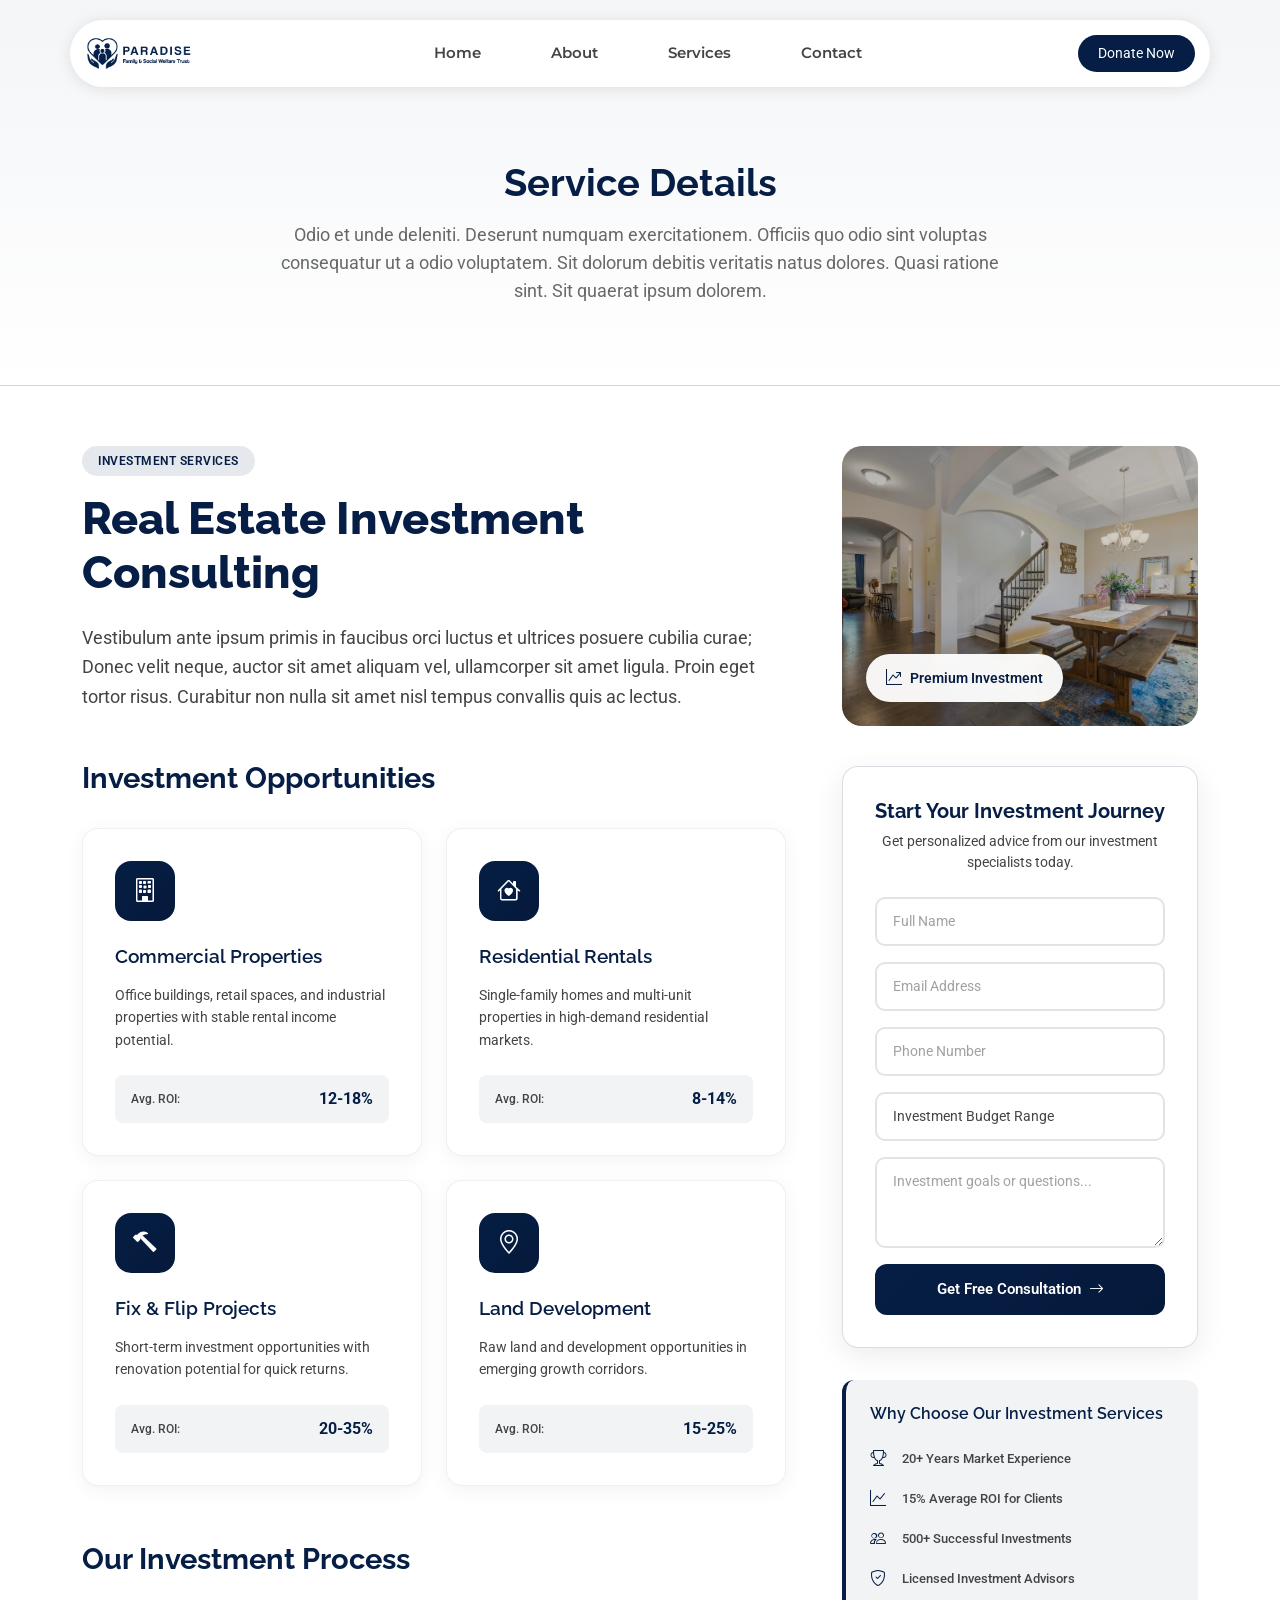
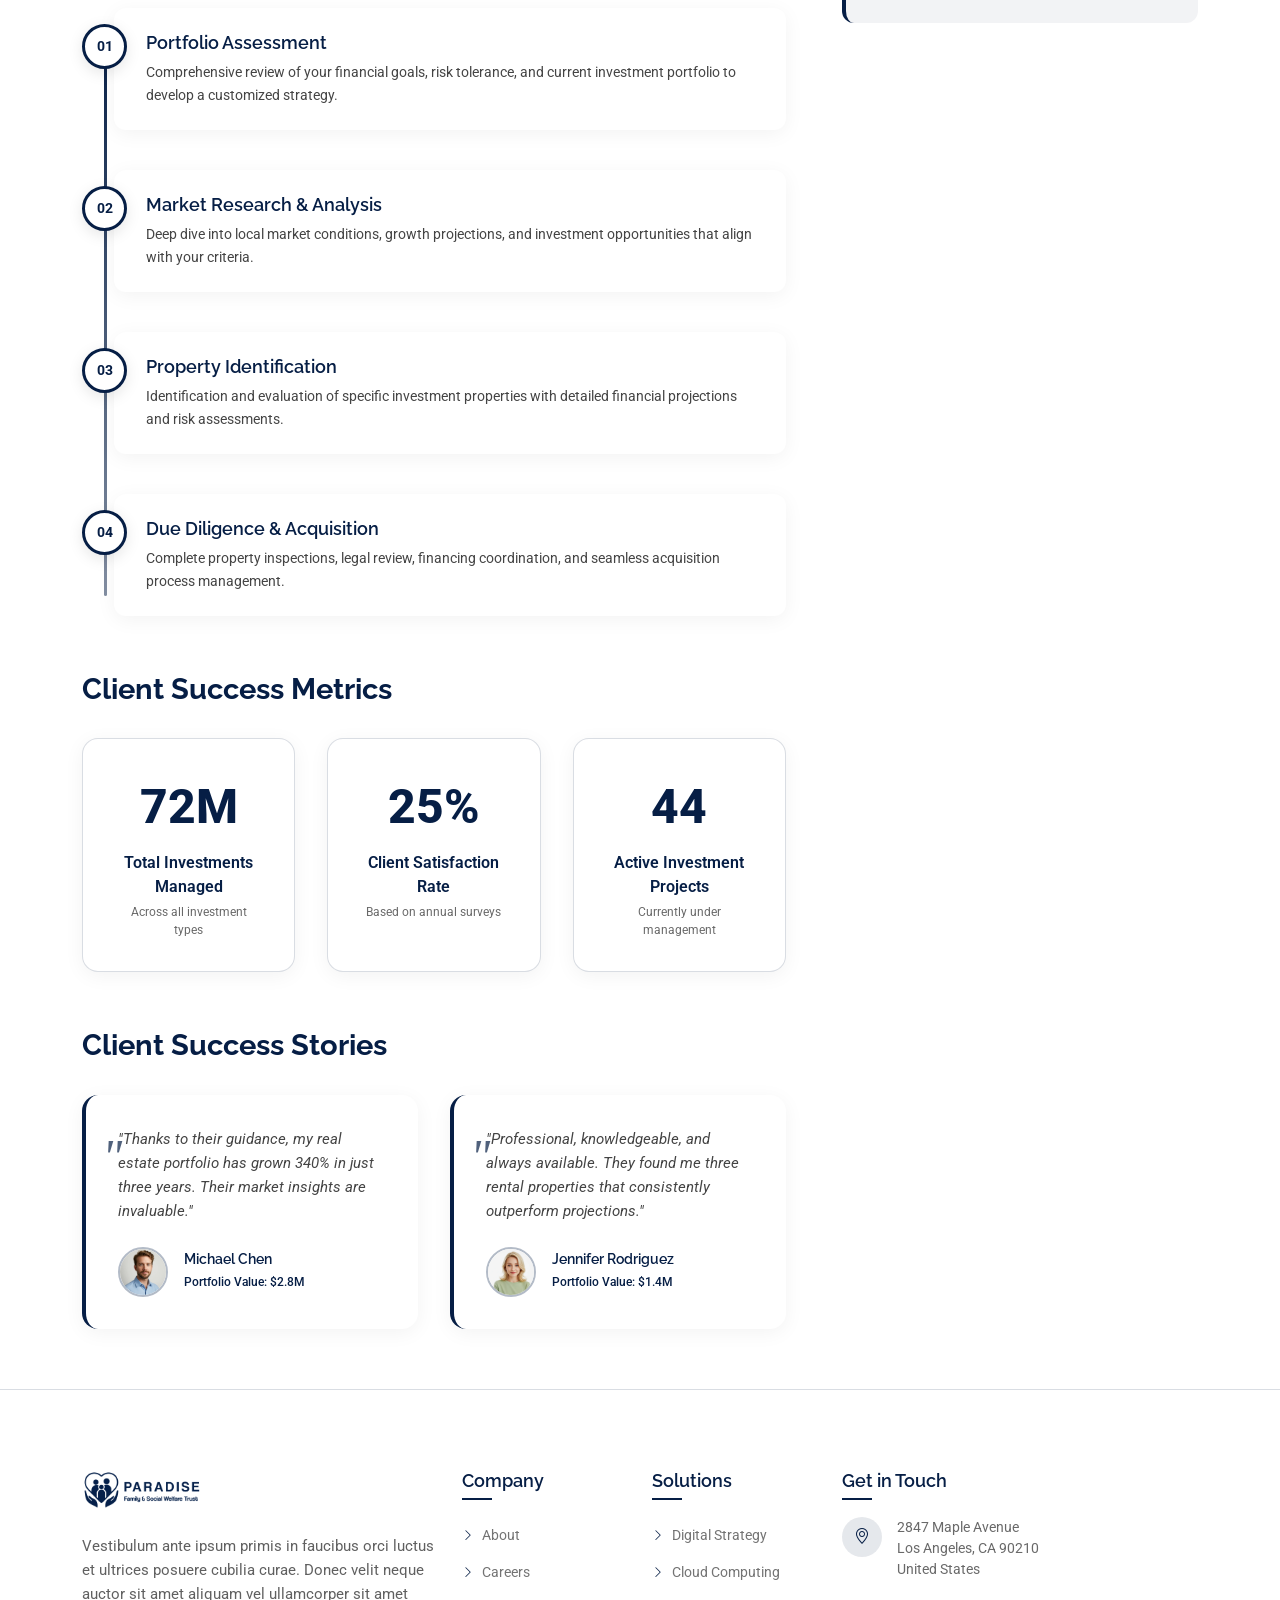
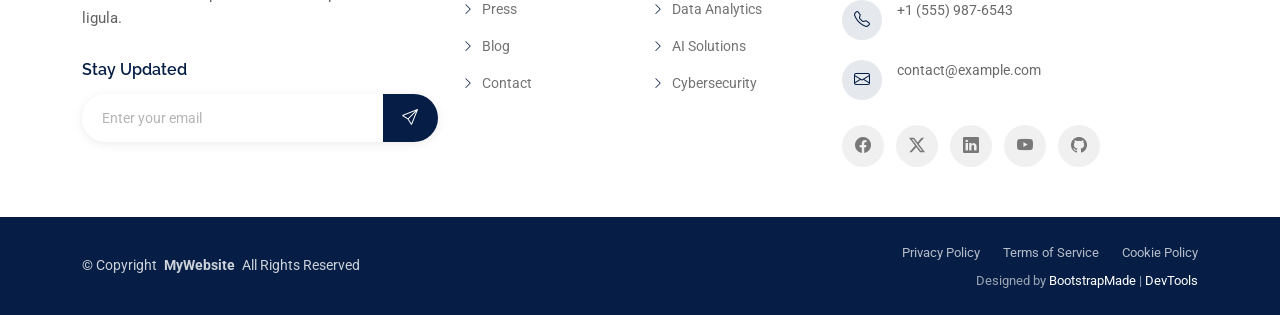
<file: service-details.html>
<!DOCTYPE html>
<html lang="en">

<head>
  <meta charset="utf-8">
  <meta content="width=device-width, initial-scale=1.0" name="viewport">
  <title>Service Details - Paradise family and social welfare trust</title>
  <meta name="description" content="">
  <meta name="keywords" content="">

  <!-- Favicons -->
  <link href="assets/img/favicon.png" rel="icon">
  <link href="assets/img/apple-touch-icon.png" rel="apple-touch-icon">

  <!-- Fonts -->
  <link href="https://fonts.googleapis.com" rel="preconnect">
  <link href="https://fonts.gstatic.com" rel="preconnect" crossorigin>
  <link href="https://fonts.googleapis.com/css2?family=Roboto:ital,wght@0,100;0,300;0,400;0,500;0,700;0,900;1,100;1,300;1,400;1,500;1,700;1,900&family=Montserrat:ital,wght@0,100;0,200;0,300;0,400;0,500;0,600;0,700;0,800;0,900;1,100;1,200;1,300;1,400;1,500;1,600;1,700;1,800;1,900&family=Raleway:ital,wght@0,100;0,200;0,300;0,400;0,500;0,600;0,700;0,800;0,900;1,100;1,200;1,300;1,400;1,500;1,600;1,700;1,800;1,900&display=swap" rel="stylesheet">

  <!-- Vendor CSS Files -->
  <link href="assets/vendor/bootstrap/css/bootstrap.min.css" rel="stylesheet">
  <link href="assets/vendor/bootstrap-icons/bootstrap-icons.css" rel="stylesheet">
  <link href="assets/vendor/aos/aos.css" rel="stylesheet">
  <link href="assets/vendor/glightbox/css/glightbox.min.css" rel="stylesheet">
  <link href="assets/vendor/swiper/swiper-bundle.min.css" rel="stylesheet">
  <link href="assets/vendor/drift-zoom/drift-basic.css" rel="stylesheet">

  <!-- Main CSS File -->
  <link href="assets/css/main.css" rel="stylesheet">

  <!-- =======================================================
  * Template Name: Paradise family and social welfare trust
  * Template URL: https://bootstrapmade.com/theproperty-bootstrap-real-estate-template/
  * Updated: Aug 05 2025 with Bootstrap v5.3.7
  * Author: BootstrapMade.com
  * License: https://bootstrapmade.com/license/
  ======================================================== -->
</head>

<body class="service-details-page">

  <header id="header" class="header d-flex align-items-center fixed-top">
    <div class="header-container container-fluid container-xl position-relative d-flex align-items-center justify-content-between">

      <a href="index.html" class="logo d-flex align-items-center me-auto me-xl-0">
        <!-- Uncomment the line below if you also wish to use an image logo -->
        <img src="assets/img/trustlogo.png" alt="">
      </a>

      <nav id="navmenu" class="navmenu">
        <ul>
          <li><a href="index.html">Home</a></li>
          <li><a href="about.html">About</a></li>
          <!-- <li><a href="properties.html">Properties</a></li> -->
          <li><a href="services.html">Services</a></li>
          <!-- <li><a href="agents.html">Agents</a></li> -->
          <!-- <li><a href="blog.html">Blog</a></li> -->
          <!-- <li class="dropdown"><a href="#"><span>More Pages</span> <i class="bi bi-chevron-down toggle-dropdown"></i></a>
            <ul>
              <li><a href="property-details.html">Property Details</a></li>
              <li><a href="service-details.html" class="active">Service Details</a></li>
              <li><a href="agent-profile.html">Agent Profile</a></li>
              <li><a href="blog-details.html">Blog Details</a></li>
              <li><a href="terms.html">Terms</a></li>
              <li><a href="privacy.html">Privacy</a></li>
              <li><a href="404.html">404</a></li>
            </ul>
          </li> -->

          <!-- <li class="dropdown"><a href="#"><span>Dropdown</span> <i class="bi bi-chevron-down toggle-dropdown"></i></a>
            <ul>
              <li><a href="#">Dropdown 1</a></li>
              <li class="dropdown"><a href="#"><span>Deep Dropdown</span> <i class="bi bi-chevron-down toggle-dropdown"></i></a>
                <ul>
                  <li><a href="#">Deep Dropdown 1</a></li>
                  <li><a href="#">Deep Dropdown 2</a></li>
                  <li><a href="#">Deep Dropdown 3</a></li>
                  <li><a href="#">Deep Dropdown 4</a></li>
                  <li><a href="#">Deep Dropdown 5</a></li>
                </ul>
              </li>
              <li><a href="#">Dropdown 2</a></li>
              <li><a href="#">Dropdown 3</a></li>
              <li><a href="#">Dropdown 4</a></li>
            </ul> -->
          <!-- </li> -->
          <li><a href="contact.html">Contact</a></li>
        </ul>
        <i class="mobile-nav-toggle d-xl-none bi bi-list"></i>
      </nav>

      <a class="btn-getstarted" href="properties.html">Donate Now</a>

    </div>
  </header>

  <main class="main">

    <!-- Page Title -->
    <div class="page-title">
      <div class="heading">
        <div class="container">
          <div class="row d-flex justify-content-center text-center">
            <div class="col-lg-8">
              <h1 class="heading-title">Service Details</h1>
              <p class="mb-0">
                Odio et unde deleniti. Deserunt numquam exercitationem. Officiis quo
                odio sint voluptas consequatur ut a odio voluptatem. Sit dolorum
                debitis veritatis natus dolores. Quasi ratione sint. Sit quaerat
                ipsum dolorem.
              </p>
            </div>
          </div>
        </div>
      </div>
      <!-- <nav class="breadcrumbs">
        <div class="container">
          <ol>
            <li><a href="index.html">Home</a></li>
            <li class="current">Service Details</li>
          </ol>
        </div>
      </nav> -->
    </div><!-- End Page Title -->

    <!-- Service Details Section -->
    <section id="service-details" class="service-details section">

      <div class="container" data-aos="fade-up" data-aos-delay="100">

        <div class="row">
          <div class="col-lg-4 order-lg-2">
            <div class="service-sidebar">
              <div class="service-hero" data-aos="zoom-in" data-aos-delay="150">
                <img src="assets/img/real-estate/property-interior-5.webp" alt="Property Investment Service" class="img-fluid">
                <div class="service-overlay">
                  <div class="service-badge">
                    <i class="bi bi-graph-up-arrow"></i>
                    <span>Premium Investment</span>
                  </div>
                </div>
              </div>

              <div class="quick-contact-card" data-aos="slide-up" data-aos-delay="200">
                <div class="contact-header">
                  <h4>Start Your Investment Journey</h4>
                  <p>Get personalized advice from our investment specialists today.</p>
                </div>

                <form action="forms/contact.php" method="post" class="php-email-form">
                  <input type="hidden" name="subject" value="Investment Consultation">
                  <div class="form-group">
                    <input type="text" name="name" class="form-control" placeholder="Full Name" required="">
                  </div>
                  <div class="form-group">
                    <input type="email" name="email" class="form-control" placeholder="Email Address" required="">
                  </div>
                  <div class="form-group">
                    <input type="tel" name="phone" class="form-control" placeholder="Phone Number" required="">
                  </div>
                  <div class="form-group">
                    <select name="budget" class="form-control" required="">
                      <option value="">Investment Budget Range</option>
                      <option value="100k-250k">$100k - $250k</option>
                      <option value="250k-500k">$250k - $500k</option>
                      <option value="500k-1m">$500k - $1M</option>
                      <option value="1m+">$1M+</option>
                    </select>
                  </div>
                  <div class="form-group">
                    <textarea name="message" class="form-control" rows="3" placeholder="Investment goals or questions..."></textarea>
                  </div>

                  <div class="loading">Loading</div>
                  <div class="error-message"></div>
                  <div class="sent-message">Your message has been sent. Thank you!</div>

                  <button type="submit" class="btn-submit">
                    <span>Get Free Consultation</span>
                    <i class="bi bi-arrow-right"></i>
                  </button>
                </form>
              </div>

              <div class="expertise-highlights" data-aos="fade-up" data-aos-delay="250">
                <h5>Why Choose Our Investment Services</h5>
                <div class="highlight-list">
                  <div class="highlight-item">
                    <i class="bi bi-trophy"></i>
                    <span>20+ Years Market Experience</span>
                  </div>
                  <div class="highlight-item">
                    <i class="bi bi-graph-up"></i>
                    <span>15% Average ROI for Clients</span>
                  </div>
                  <div class="highlight-item">
                    <i class="bi bi-people"></i>
                    <span>500+ Successful Investments</span>
                  </div>
                  <div class="highlight-item">
                    <i class="bi bi-shield-check"></i>
                    <span>Licensed Investment Advisors</span>
                  </div>
                </div>
              </div>
            </div>
          </div>

          <div class="col-lg-8 order-lg-1">
            <div class="service-main-content">
              <div class="content-header" data-aos="fade-right" data-aos-delay="150">
                <div class="service-category">Investment Services</div>
                <h1>Real Estate Investment Consulting</h1>
                <p class="service-intro">Vestibulum ante ipsum primis in faucibus orci luctus et ultrices posuere cubilia curae; Donec velit neque, auctor sit amet aliquam vel, ullamcorper sit amet ligula. Proin eget tortor risus. Curabitur non nulla sit amet nisl tempus convallis quis ac lectus.</p>
              </div>

              <div class="investment-types" data-aos="fade-up" data-aos-delay="200">
                <h3>Investment Opportunities</h3>
                <div class="types-grid">
                  <div class="type-card">
                    <div class="type-icon">
                      <i class="bi bi-building"></i>
                    </div>
                    <h4>Commercial Properties</h4>
                    <p>Office buildings, retail spaces, and industrial properties with stable rental income potential.</p>
                    <div class="roi-indicator">
                      <span class="roi-label">Avg. ROI:</span>
                      <span class="roi-value">12-18%</span>
                    </div>
                  </div>
                  <div class="type-card">
                    <div class="type-icon">
                      <i class="bi bi-house-heart"></i>
                    </div>
                    <h4>Residential Rentals</h4>
                    <p>Single-family homes and multi-unit properties in high-demand residential markets.</p>
                    <div class="roi-indicator">
                      <span class="roi-label">Avg. ROI:</span>
                      <span class="roi-value">8-14%</span>
                    </div>
                  </div>
                  <div class="type-card">
                    <div class="type-icon">
                      <i class="bi bi-hammer"></i>
                    </div>
                    <h4>Fix &amp; Flip Projects</h4>
                    <p>Short-term investment opportunities with renovation potential for quick returns.</p>
                    <div class="roi-indicator">
                      <span class="roi-label">Avg. ROI:</span>
                      <span class="roi-value">20-35%</span>
                    </div>
                  </div>
                  <div class="type-card">
                    <div class="type-icon">
                      <i class="bi bi-geo-alt"></i>
                    </div>
                    <h4>Land Development</h4>
                    <p>Raw land and development opportunities in emerging growth corridors.</p>
                    <div class="roi-indicator">
                      <span class="roi-label">Avg. ROI:</span>
                      <span class="roi-value">15-25%</span>
                    </div>
                  </div>
                </div>
              </div>

              <div class="service-methodology" data-aos="fade-up" data-aos-delay="250">
                <h3>Our Investment Process</h3>
                <div class="methodology-timeline">
                  <div class="timeline-item">
                    <div class="timeline-marker">
                      <span class="step-num">01</span>
                    </div>
                    <div class="timeline-content">
                      <h5>Portfolio Assessment</h5>
                      <p>Comprehensive review of your financial goals, risk tolerance, and current investment portfolio to develop a customized strategy.</p>
                    </div>
                  </div>
                  <div class="timeline-item">
                    <div class="timeline-marker">
                      <span class="step-num">02</span>
                    </div>
                    <div class="timeline-content">
                      <h5>Market Research &amp; Analysis</h5>
                      <p>Deep dive into local market conditions, growth projections, and investment opportunities that align with your criteria.</p>
                    </div>
                  </div>
                  <div class="timeline-item">
                    <div class="timeline-marker">
                      <span class="step-num">03</span>
                    </div>
                    <div class="timeline-content">
                      <h5>Property Identification</h5>
                      <p>Identification and evaluation of specific investment properties with detailed financial projections and risk assessments.</p>
                    </div>
                  </div>
                  <div class="timeline-item">
                    <div class="timeline-marker">
                      <span class="step-num">04</span>
                    </div>
                    <div class="timeline-content">
                      <h5>Due Diligence &amp; Acquisition</h5>
                      <p>Complete property inspections, legal review, financing coordination, and seamless acquisition process management.</p>
                    </div>
                  </div>
                </div>
              </div>

              <div class="performance-metrics" data-aos="fade-up" data-aos-delay="300">
                <h3>Client Success Metrics</h3>
                <div class="metrics-container">
                  <div class="metric-box">
                    <div class="metric-value">
                      <span data-purecounter-start="0" data-purecounter-end="247" data-purecounter-duration="2" class="purecounter"></span>M
                    </div>
                    <div class="metric-label">Total Investments Managed</div>
                    <div class="metric-description">Across all investment types</div>
                  </div>
                  <div class="metric-box">
                    <div class="metric-value">
                      <span data-purecounter-start="0" data-purecounter-end="89" data-purecounter-duration="2" class="purecounter"></span>%
                    </div>
                    <div class="metric-label">Client Satisfaction Rate</div>
                    <div class="metric-description">Based on annual surveys</div>
                  </div>
                  <div class="metric-box">
                    <div class="metric-value">
                      <span data-purecounter-start="0" data-purecounter-end="156" data-purecounter-duration="2" class="purecounter"></span>
                    </div>
                    <div class="metric-label">Active Investment Projects</div>
                    <div class="metric-description">Currently under management</div>
                  </div>
                </div>
              </div>

              <div class="testimonial-section" data-aos="fade-up" data-aos-delay="350">
                <h3>Client Success Stories</h3>
                <div class="testimonial-grid">
                  <div class="testimonial-card">
                    <div class="quote-content">
                      <p>"Thanks to their guidance, my real estate portfolio has grown 340% in just three years. Their market insights are invaluable."</p>
                    </div>
                    <div class="client-info">
                      <img src="assets/img/person/person-m-7.webp" alt="Michael Chen" class="client-photo">
                      <div class="client-details">
                        <h6>Michael Chen</h6>
                        <span>Portfolio Value: $2.8M</span>
                      </div>
                    </div>
                  </div>
                  <div class="testimonial-card">
                    <div class="quote-content">
                      <p>"Professional, knowledgeable, and always available. They found me three rental properties that consistently outperform projections."</p>
                    </div>
                    <div class="client-info">
                      <img src="assets/img/person/person-f-12.webp" alt="Jennifer Rodriguez" class="client-photo">
                      <div class="client-details">
                        <h6>Jennifer Rodriguez</h6>
                        <span>Portfolio Value: $1.4M</span>
                      </div>
                    </div>
                  </div>
                </div>
              </div>
            </div>
          </div>
        </div>

      </div>

    </section><!-- /Service Details Section -->

  </main>

  <footer id="footer" class="footer position-relative">

    <div class="container">
      <div class="row gy-5">

        <div class="col-lg-4">
          <div class="footer-content">
            <a href="index.html" class="logo d-flex align-items-center mb-4">
              <img src="assets/img/trustlogo.png" alt="">
            </a>
            <p class="mb-4">Vestibulum ante ipsum primis in faucibus orci luctus et ultrices posuere cubilia curae. Donec velit neque auctor sit amet aliquam vel ullamcorper sit amet ligula.</p>

            <div class="newsletter-form">
              <h5>Stay Updated</h5>
              <form action="forms/newsletter.php" method="post" class="php-email-form">
                <div class="input-group">
                  <input type="email" name="email" class="form-control" placeholder="Enter your email" required="">
                  <button type="submit" class="btn-subscribe">
                    <i class="bi bi-send"></i>
                  </button>
                </div>
                <div class="loading">Loading</div>
                <div class="error-message"></div>
                <div class="sent-message">Thank you for subscribing!</div>
              </form>
            </div>
          </div>
        </div>

        <div class="col-lg-2 col-6">
          <div class="footer-links">
            <h4>Company</h4>
            <ul>
              <li><a href="#"><i class="bi bi-chevron-right"></i> About</a></li>
              <li><a href="#"><i class="bi bi-chevron-right"></i> Careers</a></li>
              <li><a href="#"><i class="bi bi-chevron-right"></i> Press</a></li>
              <li><a href="#"><i class="bi bi-chevron-right"></i> Blog</a></li>
              <li><a href="#"><i class="bi bi-chevron-right"></i> Contact</a></li>
            </ul>
          </div>
        </div>

        <div class="col-lg-2 col-6">
          <div class="footer-links">
            <h4>Solutions</h4>
            <ul>
              <li><a href="#"><i class="bi bi-chevron-right"></i> Digital Strategy</a></li>
              <li><a href="#"><i class="bi bi-chevron-right"></i> Cloud Computing</a></li>
              <li><a href="#"><i class="bi bi-chevron-right"></i> Data Analytics</a></li>
              <li><a href="#"><i class="bi bi-chevron-right"></i> AI Solutions</a></li>
              <li><a href="#"><i class="bi bi-chevron-right"></i> Cybersecurity</a></li>
            </ul>
          </div>
        </div>

        <div class="col-lg-4">
          <div class="footer-contact">
            <h4>Get in Touch</h4>
            <div class="contact-item">
              <div class="contact-icon">
                <i class="bi bi-geo-alt"></i>
              </div>
              <div class="contact-info">
                <p>2847 Maple Avenue<br>Los Angeles, CA 90210<br>United States</p>
              </div>
            </div>

            <div class="contact-item">
              <div class="contact-icon">
                <i class="bi bi-telephone"></i>
              </div>
              <div class="contact-info">
                <p>+1 (555) 987-6543</p>
              </div>
            </div>

            <div class="contact-item">
              <div class="contact-icon">
                <i class="bi bi-envelope"></i>
              </div>
              <div class="contact-info">
                <p>contact@example.com</p>
              </div>
            </div>

            <div class="social-links">
              <a href="#"><i class="bi bi-facebook"></i></a>
              <a href="#"><i class="bi bi-twitter-x"></i></a>
              <a href="#"><i class="bi bi-linkedin"></i></a>
              <a href="#"><i class="bi bi-youtube"></i></a>
              <a href="#"><i class="bi bi-github"></i></a>
            </div>
          </div>
        </div>

      </div>
    </div>

    <div class="footer-bottom">
      <div class="container">
        <div class="row align-items-center">
          <div class="col-lg-6">
            <div class="copyright">
              <p>© <span>Copyright</span> <strong class="px-1 sitename">MyWebsite</strong> <span>All Rights Reserved</span></p>
            </div>
          </div>
          <div class="col-lg-6">
            <div class="footer-bottom-links">
              <a href="#">Privacy Policy</a>
              <a href="#">Terms of Service</a>
              <a href="#">Cookie Policy</a>
            </div>
            <div class="credits">
              <!-- All the links in the footer should remain intact. -->
              <!-- You can delete the links only if you've purchased the pro version. -->
              <!-- Licensing information: https://bootstrapmade.com/license/ -->
              <!-- Purchase the pro version with working PHP/AJAX contact form: [buy-url] -->
              Designed by <a href="https://bootstrapmade.com/">BootstrapMade</a> | <a href="https://bootstrapmade.com/tools/">DevTools</a>
            </div>
          </div>
        </div>
      </div>
    </div>

  </footer>

  <!-- Scroll Top -->
  <a href="#" id="scroll-top" class="scroll-top d-flex align-items-center justify-content-center"><i class="bi bi-arrow-up-short"></i></a>

  <!-- Preloader -->
  <div id="preloader"></div>

  <!-- Vendor JS Files -->
  <script src="assets/vendor/bootstrap/js/bootstrap.bundle.min.js"></script>
  <script src="assets/vendor/php-email-form/validate.js"></script>
  <script src="assets/vendor/aos/aos.js"></script>
  <script src="assets/vendor/purecounter/purecounter_vanilla.js"></script>
  <script src="assets/vendor/glightbox/js/glightbox.min.js"></script>
  <script src="assets/vendor/swiper/swiper-bundle.min.js"></script>
  <script src="assets/vendor/drift-zoom/Drift.min.js"></script>

  <!-- Main JS File -->
  <script src="assets/js/main.js"></script>

</body>

</html>
</file>
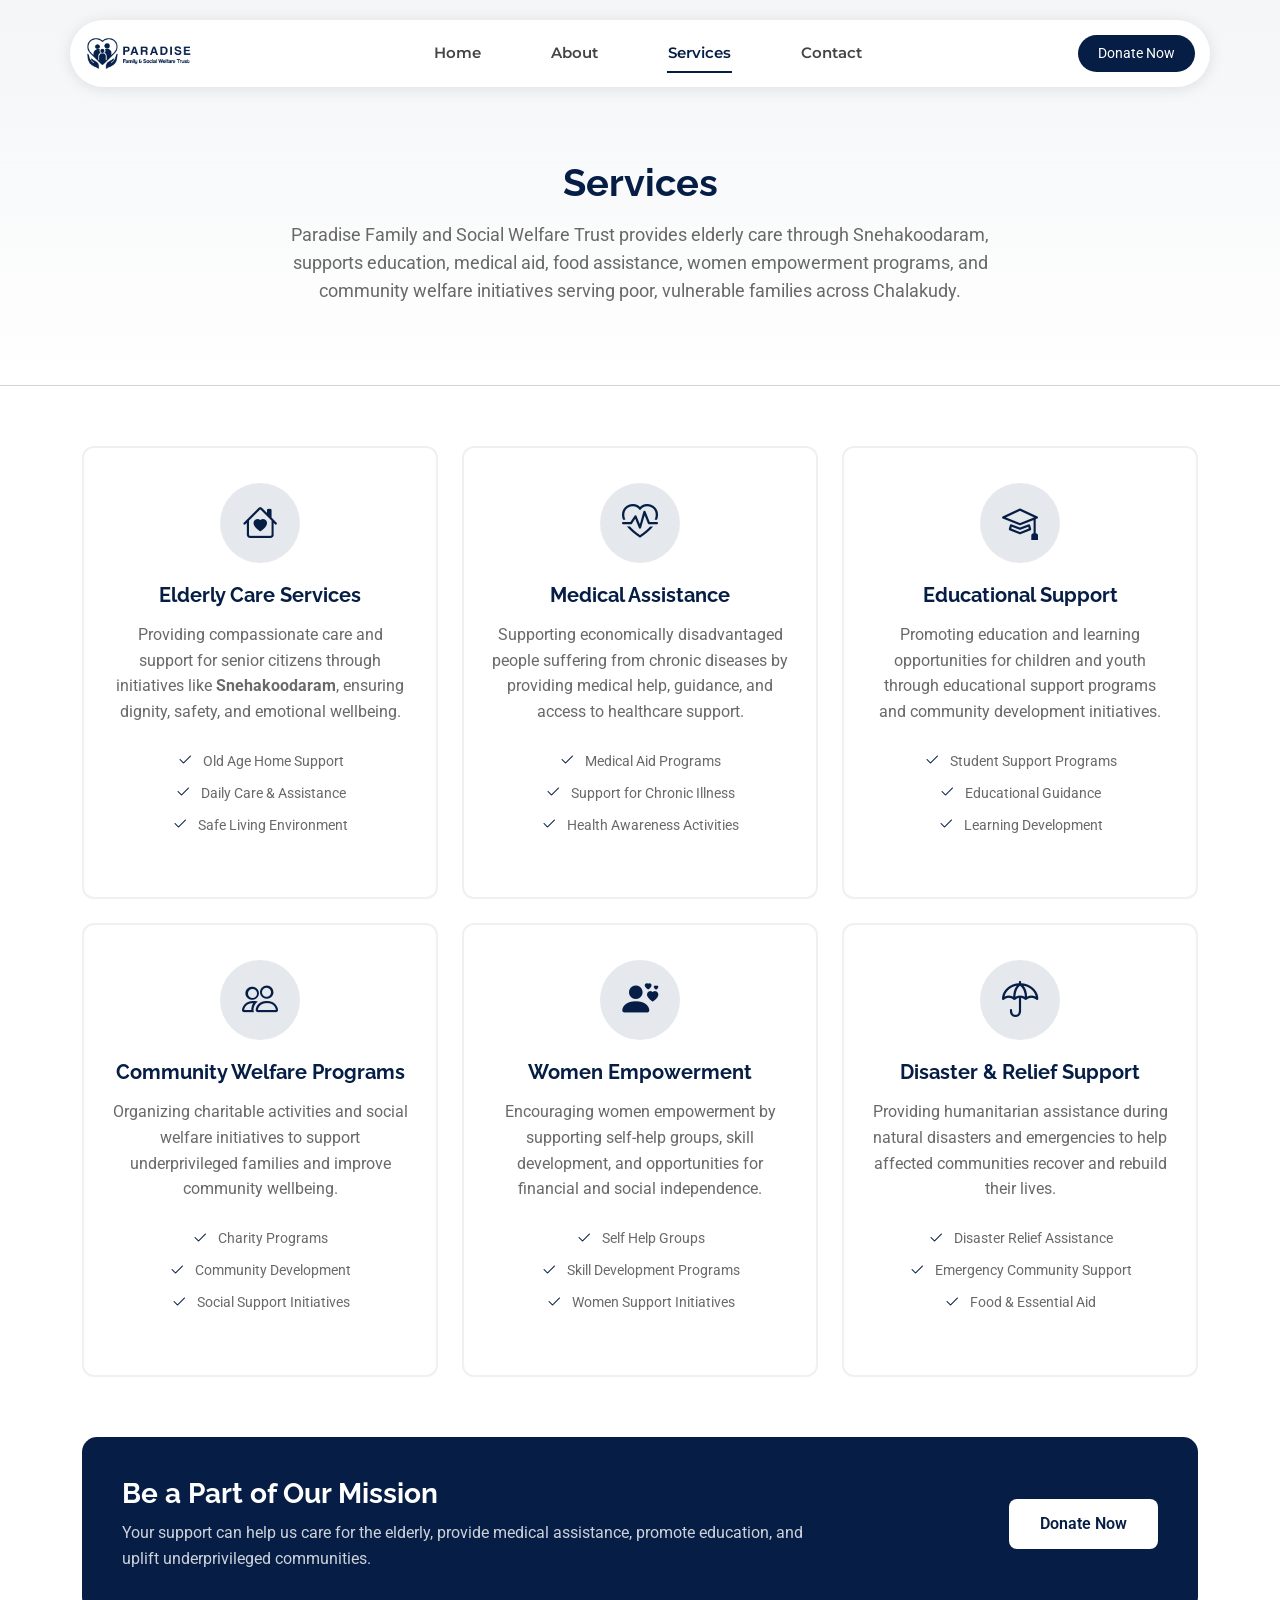
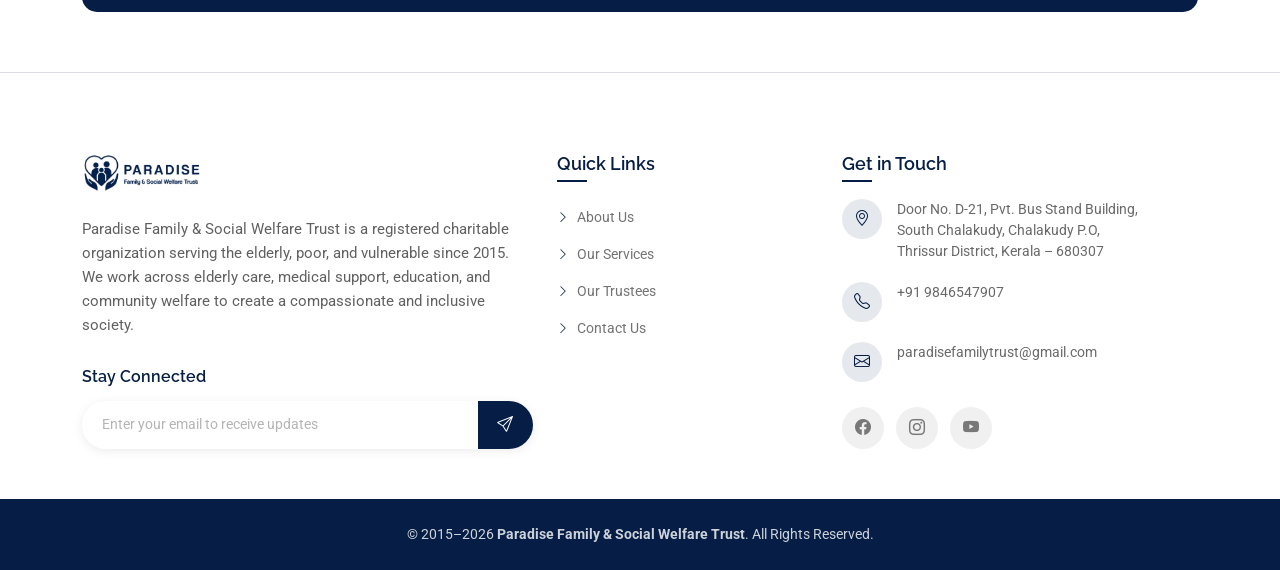
<file: services.html>
<!DOCTYPE html>
<html lang="en">

<head>
  <meta charset="utf-8">
  <meta content="width=device-width, initial-scale=1.0" name="viewport">
  <title>Services - Paradise family and social welfare trust</title>
  <meta name="description" content="">
  <meta name="keywords" content="">

  <!-- Favicons -->
  <link href="assets/img/favicon.png" rel="icon">
  <link href="assets/img/apple-touch-icon.png" rel="apple-touch-icon">

  <!-- Fonts -->
  <link href="https://fonts.googleapis.com" rel="preconnect">
  <link href="https://fonts.gstatic.com" rel="preconnect" crossorigin>
  <link href="https://fonts.googleapis.com/css2?family=Roboto:ital,wght@0,100;0,300;0,400;0,500;0,700;0,900;1,100;1,300;1,400;1,500;1,700;1,900&family=Montserrat:ital,wght@0,100;0,200;0,300;0,400;0,500;0,600;0,700;0,800;0,900;1,100;1,200;1,300;1,400;1,500;1,600;1,700;1,800;1,900&family=Raleway:ital,wght@0,100;0,200;0,300;0,400;0,500;0,600;0,700;0,800;0,900;1,100;1,200;1,300;1,400;1,500;1,600;1,700;1,800;1,900&display=swap" rel="stylesheet">

  <!-- Vendor CSS Files -->
  <link href="assets/vendor/bootstrap/css/bootstrap.min.css" rel="stylesheet">
  <link href="assets/vendor/bootstrap-icons/bootstrap-icons.css" rel="stylesheet">
  <link href="assets/vendor/aos/aos.css" rel="stylesheet">
  <link href="assets/vendor/glightbox/css/glightbox.min.css" rel="stylesheet">
  <link href="assets/vendor/swiper/swiper-bundle.min.css" rel="stylesheet">
  <link href="assets/vendor/drift-zoom/drift-basic.css" rel="stylesheet">

  <!-- Main CSS File -->
  <link href="assets/css/main.css" rel="stylesheet">

  <!-- =======================================================
  * Template Name: Paradise family and social welfare trust
  * Template URL: https://bootstrapmade.com/theproperty-bootstrap-real-estate-template/
  * Updated: Aug 05 2025 with Bootstrap v5.3.7
  * Author: BootstrapMade.com
  * License: https://bootstrapmade.com/license/
  ======================================================== -->
</head>

<body class="services-page">

  <header id="header" class="header d-flex align-items-center fixed-top">
    <div class="header-container container-fluid container-xl position-relative d-flex align-items-center justify-content-between">

      <a href="index.html" class="logo d-flex align-items-center me-auto me-xl-0">
        <!-- Uncomment the line below if you also wish to use an image logo -->
        <img src="assets/img/trustlogo.png" alt="">
      </a>

      <nav id="navmenu" class="navmenu">
        <ul>
          <li><a href="index.html">Home</a></li>
          <li><a href="about.html">About</a></li>
          <!-- <li><a href="properties.html">Properties</a></li> -->
          <li><a href="services.html" class="active">Services</a></li>
          <!-- <li><a href="agents.html">Agents</a></li> -->
          <!-- <li><a href="blog.html">Blog</a></li> -->
          <!-- <li class="dropdown"><a href="#"><span>More Pages</span> <i class="bi bi-chevron-down toggle-dropdown"></i></a>
            <ul>
              <li><a href="property-details.html">Property Details</a></li>
              <li><a href="service-details.html">Service Details</a></li>
              <li><a href="agent-profile.html">Agent Profile</a></li>
              <li><a href="blog-details.html">Blog Details</a></li>
              <li><a href="terms.html">Terms</a></li>
              <li><a href="privacy.html">Privacy</a></li>
              <li><a href="404.html">404</a></li>
            </ul>
          </li> -->

          <!-- <li class="dropdown"><a href="#"><span>Dropdown</span> <i class="bi bi-chevron-down toggle-dropdown"></i></a>
            <ul>
              <li><a href="#">Dropdown 1</a></li>
              <li class="dropdown"><a href="#"><span>Deep Dropdown</span> <i class="bi bi-chevron-down toggle-dropdown"></i></a>
                <ul>
                  <li><a href="#">Deep Dropdown 1</a></li>
                  <li><a href="#">Deep Dropdown 2</a></li>
                  <li><a href="#">Deep Dropdown 3</a></li>
                  <li><a href="#">Deep Dropdown 4</a></li>
                  <li><a href="#">Deep Dropdown 5</a></li>
                </ul>
              </li>
              <li><a href="#">Dropdown 2</a></li>
              <li><a href="#">Dropdown 3</a></li>
              <li><a href="#">Dropdown 4</a></li>
            </ul> -->
          <!-- </li> -->
          <li><a href="contact.html">Contact</a></li>
        </ul>
        <i class="mobile-nav-toggle d-xl-none bi bi-list"></i>
      </nav>

      <a class="btn-getstarted" href="properties.html">Donate Now</a>

    </div>
  </header>

  <main class="main">

    <!-- Page Title -->
    <div class="page-title">
      <div class="heading">
        <div class="container">
          <div class="row d-flex justify-content-center text-center">
            <div class="col-lg-8">
              <h1 class="heading-title">Services</h1>
              <p class="mb-0">
                Paradise Family and Social Welfare Trust provides elderly care through Snehakoodaram, supports education, medical aid, food assistance, women empowerment programs, and community welfare initiatives serving poor, vulnerable families across Chalakudy.
              </p>
            </div>
          </div>
        </div>
      </div>
      <!-- <nav class="breadcrumbs">
        <div class="container">
          <ol>
            <li><a href="index.html">Home</a></li>
            <li class="current">Services</li>
          </ol>
        </div>
      </nav> -->
    </div><!-- End Page Title -->

    <!-- Services Section -->
    <section class="real-estate-services-3 services section" id="services">

      <div class="container" data-aos="fade-up" data-aos-delay="100">

        <div class="row gy-4">

          <div class="col-lg-4 col-md-6">
            <div class="service-card" data-aos="zoom-in" data-aos-delay="100">
              <div class="card-icon">
                <i class="bi bi-house-heart"></i>
              </div>
              <h4>Elderly Care Services</h4>
              <p>Providing compassionate care and support for senior citizens through initiatives like <strong>Snehakoodaram</strong>, ensuring dignity, safety, and emotional wellbeing.</p>
              <div class="feature-list">
                <div class="feature-item">
                  <i class="bi bi-check2"></i>
                  <span>Old Age Home Support</span>
                </div>
                <div class="feature-item">
                  <i class="bi bi-check2"></i>
                  <span>Daily Care & Assistance</span>
                </div>
                <div class="feature-item">
                  <i class="bi bi-check2"></i>
                  <span>Safe Living Environment</span>
                </div>
              </div>
            </div>
          </div>

          <div class="col-lg-4 col-md-6">
            <div class="service-card" data-aos="zoom-in" data-aos-delay="200">
              <div class="card-icon">
                <i class="bi bi-heart-pulse"></i>
              </div>
              <h4>Medical Assistance</h4>
              <p>Supporting economically disadvantaged people suffering from chronic diseases by providing medical help, guidance, and access to healthcare support.</p>
              <div class="feature-list">
                <div class="feature-item">
                  <i class="bi bi-check2"></i>
                  <span>Medical Aid Programs</span>
                </div>
                <div class="feature-item">
                  <i class="bi bi-check2"></i>
                  <span>Support for Chronic Illness</span>
                </div>
                <div class="feature-item">
                  <i class="bi bi-check2"></i>
                  <span>Health Awareness Activities</span>
                </div>
              </div>
            </div>
          </div>

          <div class="col-lg-4 col-md-6">
            <div class="service-card" data-aos="zoom-in" data-aos-delay="300">
              <div class="card-icon">
                <i class="bi bi-mortarboard"></i>
              </div>
              <h4>Educational Support</h4>
              <p>Promoting education and learning opportunities for children and youth through educational support programs and community development initiatives.</p>
              <div class="feature-list">
                <div class="feature-item">
                  <i class="bi bi-check2"></i>
                  <span>Student Support Programs</span>
                </div>
                <div class="feature-item">
                  <i class="bi bi-check2"></i>
                  <span>Educational Guidance</span>
                </div>
                <div class="feature-item">
                  <i class="bi bi-check2"></i>
                  <span>Learning Development</span>
                </div>
              </div>
            </div>
          </div>

          <div class="col-lg-4 col-md-6">
            <div class="service-card" data-aos="zoom-in" data-aos-delay="400">
              <div class="card-icon">
                <i class="bi bi-people"></i>
              </div>
              <h4>Community Welfare Programs</h4>
              <p>Organizing charitable activities and social welfare initiatives to support underprivileged families and improve community wellbeing.</p>
              <div class="feature-list">
                <div class="feature-item">
                  <i class="bi bi-check2"></i>
                  <span>Charity Programs</span>
                </div>
                <div class="feature-item">
                  <i class="bi bi-check2"></i>
                  <span>Community Development</span>
                </div>
                <div class="feature-item">
                  <i class="bi bi-check2"></i>
                  <span>Social Support Initiatives</span>
                </div>
              </div>
            </div>
          </div>

          <div class="col-lg-4 col-md-6">
            <div class="service-card" data-aos="zoom-in" data-aos-delay="500">
              <div class="card-icon">
                <i class="bi bi-person-hearts"></i>
              </div>
              <h4>Women Empowerment</h4>
              <p>Encouraging women empowerment by supporting self-help groups, skill development, and opportunities for financial and social independence.</p>
              <div class="feature-list">
                <div class="feature-item">
                  <i class="bi bi-check2"></i>
                  <span>Self Help Groups</span>
                </div>
                <div class="feature-item">
                  <i class="bi bi-check2"></i>
                  <span>Skill Development Programs</span>
                </div>
                <div class="feature-item">
                  <i class="bi bi-check2"></i>
                  <span>Women Support Initiatives</span>
                </div>
              </div>
            </div>
          </div>

          <div class="col-lg-4 col-md-6">
            <div class="service-card" data-aos="zoom-in" data-aos-delay="600">
              <div class="card-icon">
                <i class="bi bi-umbrella"></i>
              </div>
              <h4>Disaster & Relief Support</h4>
              <p>Providing humanitarian assistance during natural disasters and emergencies to help affected communities recover and rebuild their lives.</p>
              <div class="feature-list">
                <div class="feature-item">
                  <i class="bi bi-check2"></i>
                  <span>Disaster Relief Assistance</span>
                </div>
                <div class="feature-item">
                  <i class="bi bi-check2"></i>
                  <span>Emergency Community Support</span>
                </div>
                <div class="feature-item">
                  <i class="bi bi-check2"></i>
                  <span>Food & Essential Aid</span>
                </div>
              </div>
            </div>
          </div>

        </div>

        <div class="cta-section" data-aos="fade-up" data-aos-delay="400">
          <div class="row align-items-center">
            <div class="col-lg-8">
              <h3>Be a Part of Our Mission</h3>
              <p>Your support can help us care for the elderly, provide medical assistance, promote education, and uplift underprivileged communities.</p>
            </div>
            <div class="col-lg-4 text-lg-end">
              <a href="contact.html" class="btn btn-cta">Donate Now</a>
            </div>
          </div>
        </div>

      </div>

    </section><!-- /Services Section -->

  </main>

  <footer id="footer" class="footer position-relative">

    <div class="container">
      <div class="row gy-5">

        <div class="col-lg-5">
          <div class="footer-content">
            <a href="index.html" class="logo d-flex align-items-center mb-4">
              <img src="assets/img/trustlogo.png" alt="">
            </a>
            <p class="mb-4">Paradise Family & Social Welfare Trust is a registered charitable organization serving the elderly, poor, and vulnerable since 2015. We work across elderly care, medical support, education, and community welfare to create a compassionate and inclusive society.</p>

            <div class="newsletter-form">
              <h5>Stay Connected</h5>
              <form action="forms/newsletter.php" method="post" class="php-email-form">
                <div class="input-group">
                  <input type="email" name="email" class="form-control" placeholder="Enter your email to receive updates" required="">
                  <button type="submit" class="btn-subscribe">
                    <i class="bi bi-send"></i>
                  </button>
                </div>
                <div class="loading">Loading</div>
                <div class="error-message"></div>
                <div class="sent-message">Thank you for subscribing!</div>
              </form>
            </div>
          </div>
        </div>

        <div class="col-lg-3 col-6">
          <div class="footer-links">
            <h4>Quick Links</h4>
            <ul>
              <li><a href="about.html"><i class="bi bi-chevron-right"></i> About Us</a></li>
              <li><a href="services.html"><i class="bi bi-chevron-right"></i> Our Services</a></li>
              <li><a href="about.html#trustees"><i class="bi bi-chevron-right"></i> Our Trustees</a></li>
              <li><a href="contact.html"><i class="bi bi-chevron-right"></i> Contact Us</a></li>
            </ul>
          </div>
        </div>

        <div class="col-lg-4">
          <div class="footer-contact">
            <h4>Get in Touch</h4>
            <div class="contact-item">
              <div class="contact-icon">
                <i class="bi bi-geo-alt"></i>
              </div>
              <div class="contact-info">
                <p>Door No. D-21, Pvt. Bus Stand Building,<br>South Chalakudy, Chalakudy P.O,<br>Thrissur District, Kerala – 680307</p>
              </div>
            </div>

            <div class="contact-item">
              <div class="contact-icon">
                <i class="bi bi-telephone"></i>
              </div>
              <div class="contact-info">
                <p>+91 9846547907</p>
              </div>
            </div>

            <div class="contact-item">
              <div class="contact-icon">
                <i class="bi bi-envelope"></i>
              </div>
              <div class="contact-info">
                <p>paradisefamilytrust@gmail.com</p>
              </div>
            </div>

            <div class="social-links">
              <a href="#"><i class="bi bi-facebook"></i></a>
              <a href="#"><i class="bi bi-instagram"></i></a>
              <a href="#"><i class="bi bi-youtube"></i></a>
            </div>
          </div>
        </div>

      </div>
    </div>

    <div class="footer-bottom">
      <div class="container">
        <div class="row align-items-center">
          <div class="col-lg-12">
            <div class="copyright text-center">
              <p>© 2015–2026 <strong>Paradise Family & Social Welfare Trust</strong>. All Rights Reserved.</p>
            </div>
          </div>
        </div>
      </div>
    </div>

  </footer>

  <!-- Scroll Top -->
  <a href="#" id="scroll-top" class="scroll-top d-flex align-items-center justify-content-center"><i class="bi bi-arrow-up-short"></i></a>

  <!-- Preloader -->
  <div id="preloader"></div>

  <!-- Vendor JS Files -->
  <script src="assets/vendor/bootstrap/js/bootstrap.bundle.min.js"></script>
  <script src="assets/vendor/php-email-form/validate.js"></script>
  <script src="assets/vendor/aos/aos.js"></script>
  <script src="assets/vendor/purecounter/purecounter_vanilla.js"></script>
  <script src="assets/vendor/glightbox/js/glightbox.min.js"></script>
  <script src="assets/vendor/swiper/swiper-bundle.min.js"></script>
  <script src="assets/vendor/drift-zoom/Drift.min.js"></script>

  <!-- Main JS File -->
  <script src="assets/js/main.js"></script>

</body>

</html>
</file>
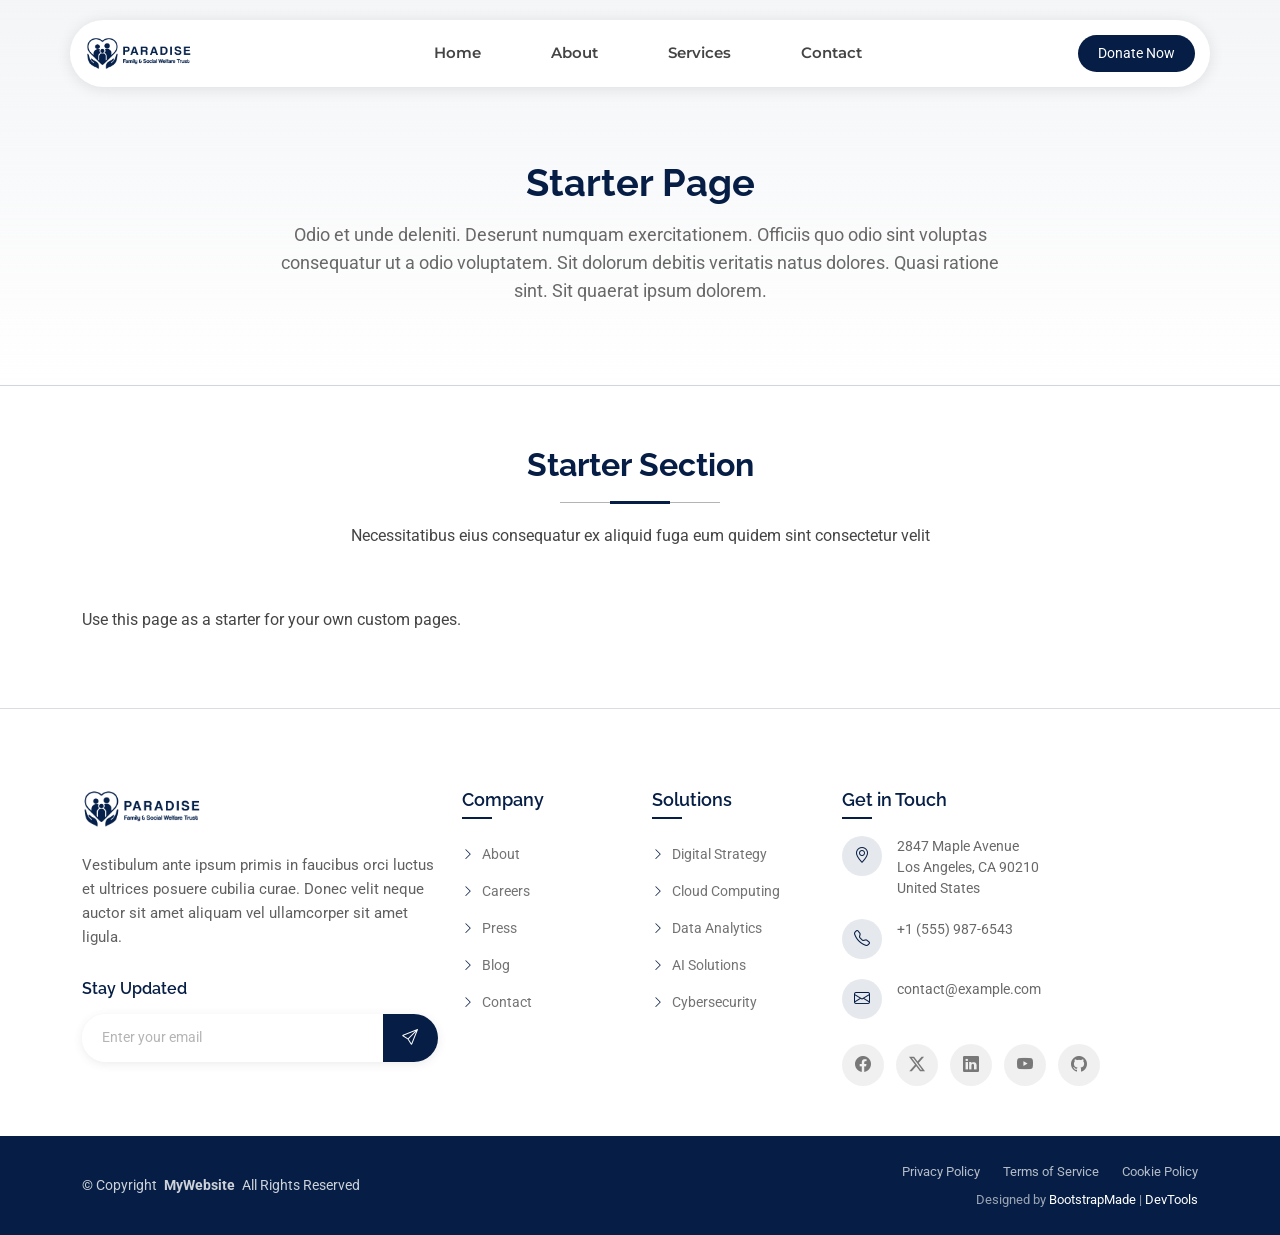
<file: starter-page.html>
<!DOCTYPE html>
<html lang="en">

<head>
  <meta charset="utf-8">
  <meta content="width=device-width, initial-scale=1.0" name="viewport">
  <title>Starter Page - Paradise family and social welfare trust</title>
  <meta name="description" content="">
  <meta name="keywords" content="">

  <!-- Favicons -->
  <link href="assets/img/favicon.png" rel="icon">
  <link href="assets/img/apple-touch-icon.png" rel="apple-touch-icon">

  <!-- Fonts -->
  <link href="https://fonts.googleapis.com" rel="preconnect">
  <link href="https://fonts.gstatic.com" rel="preconnect" crossorigin>
  <link href="https://fonts.googleapis.com/css2?family=Roboto:ital,wght@0,100;0,300;0,400;0,500;0,700;0,900;1,100;1,300;1,400;1,500;1,700;1,900&family=Montserrat:ital,wght@0,100;0,200;0,300;0,400;0,500;0,600;0,700;0,800;0,900;1,100;1,200;1,300;1,400;1,500;1,600;1,700;1,800;1,900&family=Raleway:ital,wght@0,100;0,200;0,300;0,400;0,500;0,600;0,700;0,800;0,900;1,100;1,200;1,300;1,400;1,500;1,600;1,700;1,800;1,900&display=swap" rel="stylesheet">

  <!-- Vendor CSS Files -->
  <link href="assets/vendor/bootstrap/css/bootstrap.min.css" rel="stylesheet">
  <link href="assets/vendor/bootstrap-icons/bootstrap-icons.css" rel="stylesheet">
  <link href="assets/vendor/aos/aos.css" rel="stylesheet">
  <link href="assets/vendor/glightbox/css/glightbox.min.css" rel="stylesheet">
  <link href="assets/vendor/swiper/swiper-bundle.min.css" rel="stylesheet">
  <link href="assets/vendor/drift-zoom/drift-basic.css" rel="stylesheet">

  <!-- Main CSS File -->
  <link href="assets/css/main.css" rel="stylesheet">

  <!-- =======================================================
  * Template Name: Paradise family and social welfare trust
  * Template URL: https://bootstrapmade.com/theproperty-bootstrap-real-estate-template/
  * Updated: Aug 05 2025 with Bootstrap v5.3.7
  * Author: BootstrapMade.com
  * License: https://bootstrapmade.com/license/
  ======================================================== -->
</head>

<body class="starter-page-page">

  <header id="header" class="header d-flex align-items-center fixed-top">
    <div class="header-container container-fluid container-xl position-relative d-flex align-items-center justify-content-between">

      <a href="index.html" class="logo d-flex align-items-center me-auto me-xl-0">
        <!-- Uncomment the line below if you also wish to use an image logo -->
        <img src="assets/img/trustlogo.png" alt="">
      </a>

      <nav id="navmenu" class="navmenu">
        <ul>
          <li><a href="index.html">Home</a></li>
          <li><a href="about.html">About</a></li>
          <!-- <li><a href="properties.html">Properties</a></li> -->
          <li><a href="services.html">Services</a></li>
          <!-- <li><a href="agents.html">Agents</a></li> -->
          <!-- <li><a href="blog.html">Blog</a></li> -->
          <!-- <li class="dropdown"><a href="#"><span>More Pages</span> <i class="bi bi-chevron-down toggle-dropdown"></i></a>
            <ul>
              <li><a href="property-details.html">Property Details</a></li>
              <li><a href="service-details.html">Service Details</a></li>
              <li><a href="agent-profile.html">Agent Profile</a></li>
              <li><a href="blog-details.html">Blog Details</a></li>
              <li><a href="terms.html">Terms</a></li>
              <li><a href="privacy.html">Privacy</a></li>
              <li><a href="404.html">404</a></li>
            </ul>
          </li> -->

          <!-- <li class="dropdown"><a href="#"><span>Dropdown</span> <i class="bi bi-chevron-down toggle-dropdown"></i></a>
            <ul>
              <li><a href="#">Dropdown 1</a></li>
              <li class="dropdown"><a href="#"><span>Deep Dropdown</span> <i class="bi bi-chevron-down toggle-dropdown"></i></a>
                <ul>
                  <li><a href="#">Deep Dropdown 1</a></li>
                  <li><a href="#">Deep Dropdown 2</a></li>
                  <li><a href="#">Deep Dropdown 3</a></li>
                  <li><a href="#">Deep Dropdown 4</a></li>
                  <li><a href="#">Deep Dropdown 5</a></li>
                </ul>
              </li>
              <li><a href="#">Dropdown 2</a></li>
              <li><a href="#">Dropdown 3</a></li>
              <li><a href="#">Dropdown 4</a></li>
            </ul> -->
          <!-- </li> -->
          <li><a href="contact.html">Contact</a></li>
        </ul>
        <i class="mobile-nav-toggle d-xl-none bi bi-list"></i>
      </nav>

      <a class="btn-getstarted" href="properties.html">Donate Now</a>

    </div>
  </header>

  <main class="main">

    <!-- Page Title -->
    <div class="page-title">
      <div class="heading">
        <div class="container">
          <div class="row d-flex justify-content-center text-center">
            <div class="col-lg-8">
              <h1 class="heading-title">Starter Page</h1>
              <p class="mb-0">
                Odio et unde deleniti. Deserunt numquam exercitationem. Officiis quo
                odio sint voluptas consequatur ut a odio voluptatem. Sit dolorum
                debitis veritatis natus dolores. Quasi ratione sint. Sit quaerat
                ipsum dolorem.
              </p>
            </div>
          </div>
        </div>
      </div>
      <!-- <nav class="breadcrumbs">
        <div class="container">
          <ol>
            <li><a href="index.html">Home</a></li>
            <li class="current">Starter Page</li>
          </ol>
        </div>
      </nav> -->
    </div><!-- End Page Title -->

    <!-- Starter Section Section -->
    <section id="starter-section" class="starter-section section">

      <!-- Section Title -->
      <div class="container section-title" data-aos="fade-up">
        <h2>Starter Section</h2>
        <p>Necessitatibus eius consequatur ex aliquid fuga eum quidem sint consectetur velit</p>
      </div><!-- End Section Title -->

      <div class="container" data-aos="fade-up">
        <p>Use this page as a starter for your own custom pages.</p>
      </div>

    </section><!-- /Starter Section Section -->

  </main>

  <footer id="footer" class="footer position-relative">

    <div class="container">
      <div class="row gy-5">

        <div class="col-lg-4">
          <div class="footer-content">
            <a href="index.html" class="logo d-flex align-items-center mb-4">
              <img src="assets/img/trustlogo.png" alt="">
            </a>
            <p class="mb-4">Vestibulum ante ipsum primis in faucibus orci luctus et ultrices posuere cubilia curae. Donec velit neque auctor sit amet aliquam vel ullamcorper sit amet ligula.</p>

            <div class="newsletter-form">
              <h5>Stay Updated</h5>
              <form action="forms/newsletter.php" method="post" class="php-email-form">
                <div class="input-group">
                  <input type="email" name="email" class="form-control" placeholder="Enter your email" required="">
                  <button type="submit" class="btn-subscribe">
                    <i class="bi bi-send"></i>
                  </button>
                </div>
                <div class="loading">Loading</div>
                <div class="error-message"></div>
                <div class="sent-message">Thank you for subscribing!</div>
              </form>
            </div>
          </div>
        </div>

        <div class="col-lg-2 col-6">
          <div class="footer-links">
            <h4>Company</h4>
            <ul>
              <li><a href="#"><i class="bi bi-chevron-right"></i> About</a></li>
              <li><a href="#"><i class="bi bi-chevron-right"></i> Careers</a></li>
              <li><a href="#"><i class="bi bi-chevron-right"></i> Press</a></li>
              <li><a href="#"><i class="bi bi-chevron-right"></i> Blog</a></li>
              <li><a href="#"><i class="bi bi-chevron-right"></i> Contact</a></li>
            </ul>
          </div>
        </div>

        <div class="col-lg-2 col-6">
          <div class="footer-links">
            <h4>Solutions</h4>
            <ul>
              <li><a href="#"><i class="bi bi-chevron-right"></i> Digital Strategy</a></li>
              <li><a href="#"><i class="bi bi-chevron-right"></i> Cloud Computing</a></li>
              <li><a href="#"><i class="bi bi-chevron-right"></i> Data Analytics</a></li>
              <li><a href="#"><i class="bi bi-chevron-right"></i> AI Solutions</a></li>
              <li><a href="#"><i class="bi bi-chevron-right"></i> Cybersecurity</a></li>
            </ul>
          </div>
        </div>

        <div class="col-lg-4">
          <div class="footer-contact">
            <h4>Get in Touch</h4>
            <div class="contact-item">
              <div class="contact-icon">
                <i class="bi bi-geo-alt"></i>
              </div>
              <div class="contact-info">
                <p>2847 Maple Avenue<br>Los Angeles, CA 90210<br>United States</p>
              </div>
            </div>

            <div class="contact-item">
              <div class="contact-icon">
                <i class="bi bi-telephone"></i>
              </div>
              <div class="contact-info">
                <p>+1 (555) 987-6543</p>
              </div>
            </div>

            <div class="contact-item">
              <div class="contact-icon">
                <i class="bi bi-envelope"></i>
              </div>
              <div class="contact-info">
                <p>contact@example.com</p>
              </div>
            </div>

            <div class="social-links">
              <a href="#"><i class="bi bi-facebook"></i></a>
              <a href="#"><i class="bi bi-twitter-x"></i></a>
              <a href="#"><i class="bi bi-linkedin"></i></a>
              <a href="#"><i class="bi bi-youtube"></i></a>
              <a href="#"><i class="bi bi-github"></i></a>
            </div>
          </div>
        </div>

      </div>
    </div>

    <div class="footer-bottom">
      <div class="container">
        <div class="row align-items-center">
          <div class="col-lg-6">
            <div class="copyright">
              <p>© <span>Copyright</span> <strong class="px-1 sitename">MyWebsite</strong> <span>All Rights Reserved</span></p>
            </div>
          </div>
          <div class="col-lg-6">
            <div class="footer-bottom-links">
              <a href="#">Privacy Policy</a>
              <a href="#">Terms of Service</a>
              <a href="#">Cookie Policy</a>
            </div>
            <div class="credits">
              <!-- All the links in the footer should remain intact. -->
              <!-- You can delete the links only if you've purchased the pro version. -->
              <!-- Licensing information: https://bootstrapmade.com/license/ -->
              <!-- Purchase the pro version with working PHP/AJAX contact form: [buy-url] -->
              Designed by <a href="https://bootstrapmade.com/">BootstrapMade</a> | <a href="https://bootstrapmade.com/tools/">DevTools</a>
            </div>
          </div>
        </div>
      </div>
    </div>

  </footer>

  <!-- Scroll Top -->
  <a href="#" id="scroll-top" class="scroll-top d-flex align-items-center justify-content-center"><i class="bi bi-arrow-up-short"></i></a>

  <!-- Preloader -->
  <div id="preloader"></div>

  <!-- Vendor JS Files -->
  <script src="assets/vendor/bootstrap/js/bootstrap.bundle.min.js"></script>
  <script src="assets/vendor/php-email-form/validate.js"></script>
  <script src="assets/vendor/aos/aos.js"></script>
  <script src="assets/vendor/purecounter/purecounter_vanilla.js"></script>
  <script src="assets/vendor/glightbox/js/glightbox.min.js"></script>
  <script src="assets/vendor/swiper/swiper-bundle.min.js"></script>
  <script src="assets/vendor/drift-zoom/Drift.min.js"></script>

  <!-- Main JS File -->
  <script src="assets/js/main.js"></script>

</body>

</html>
</file>
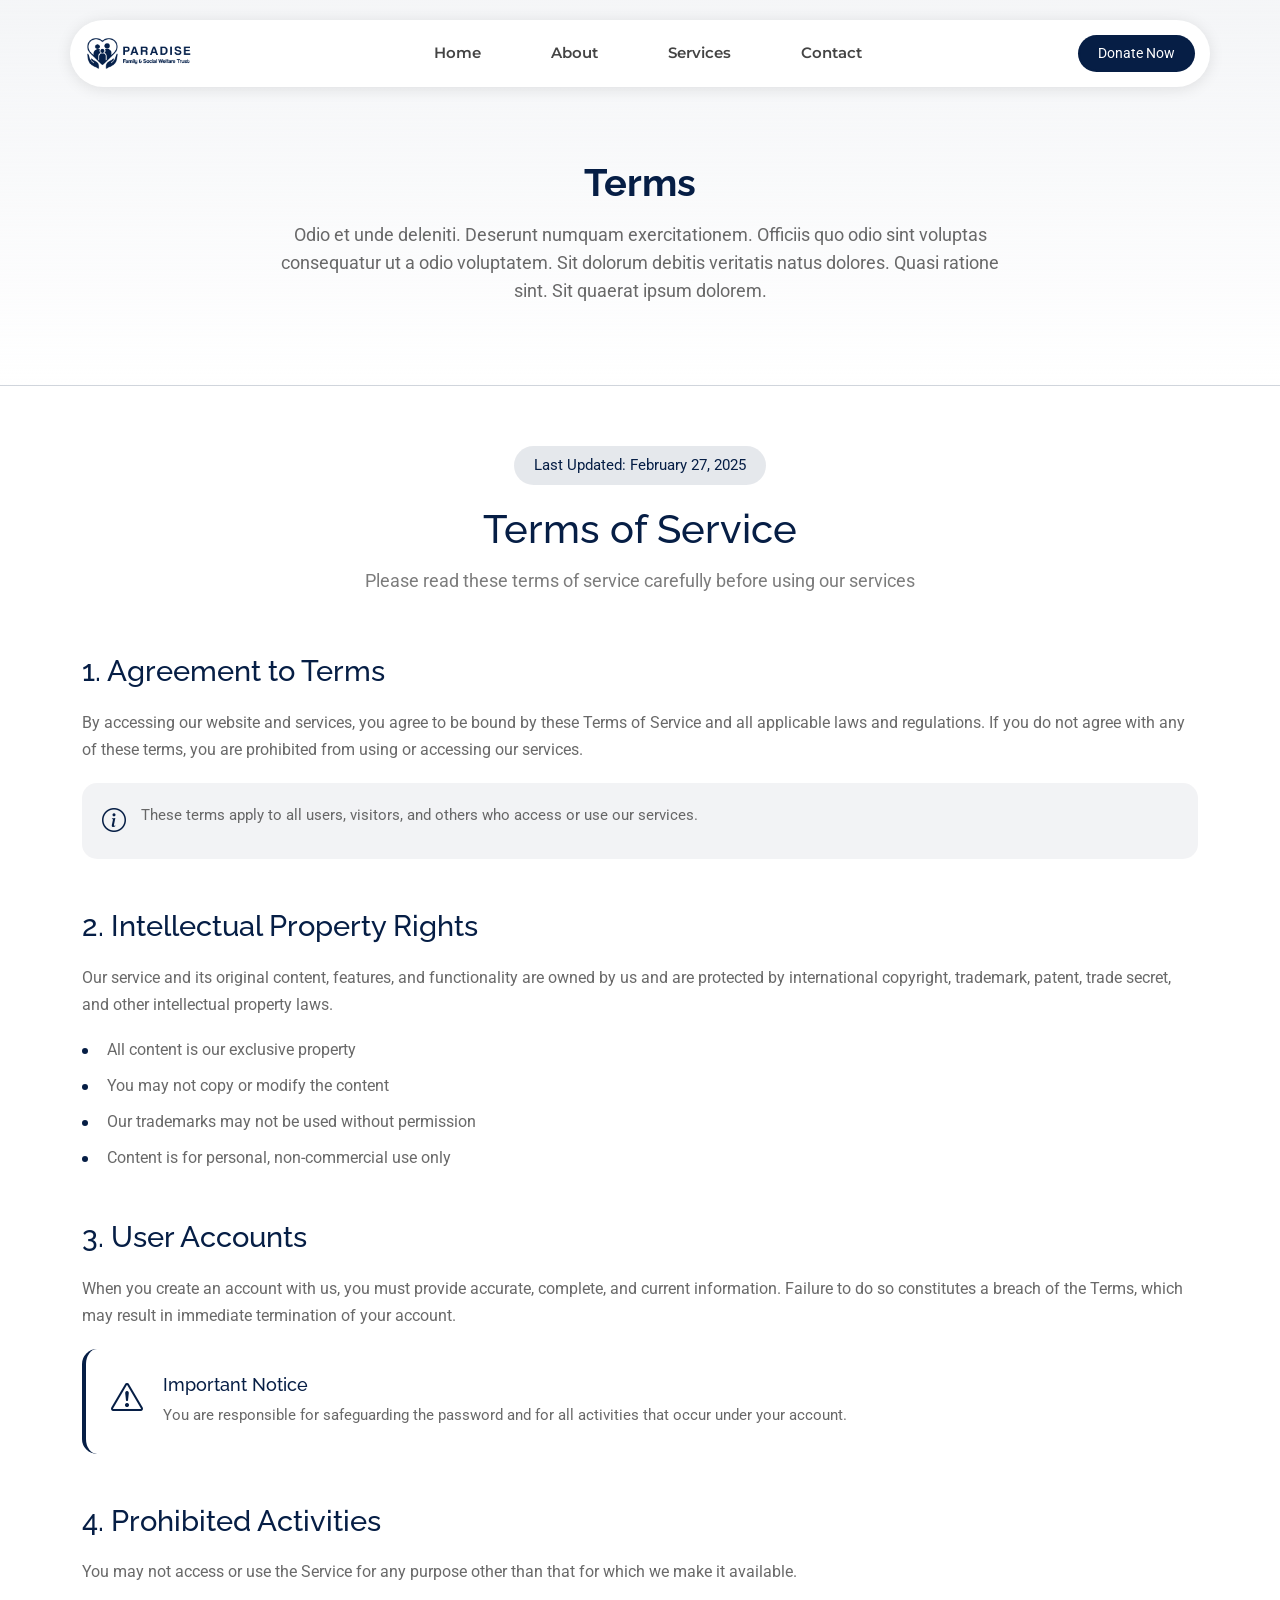
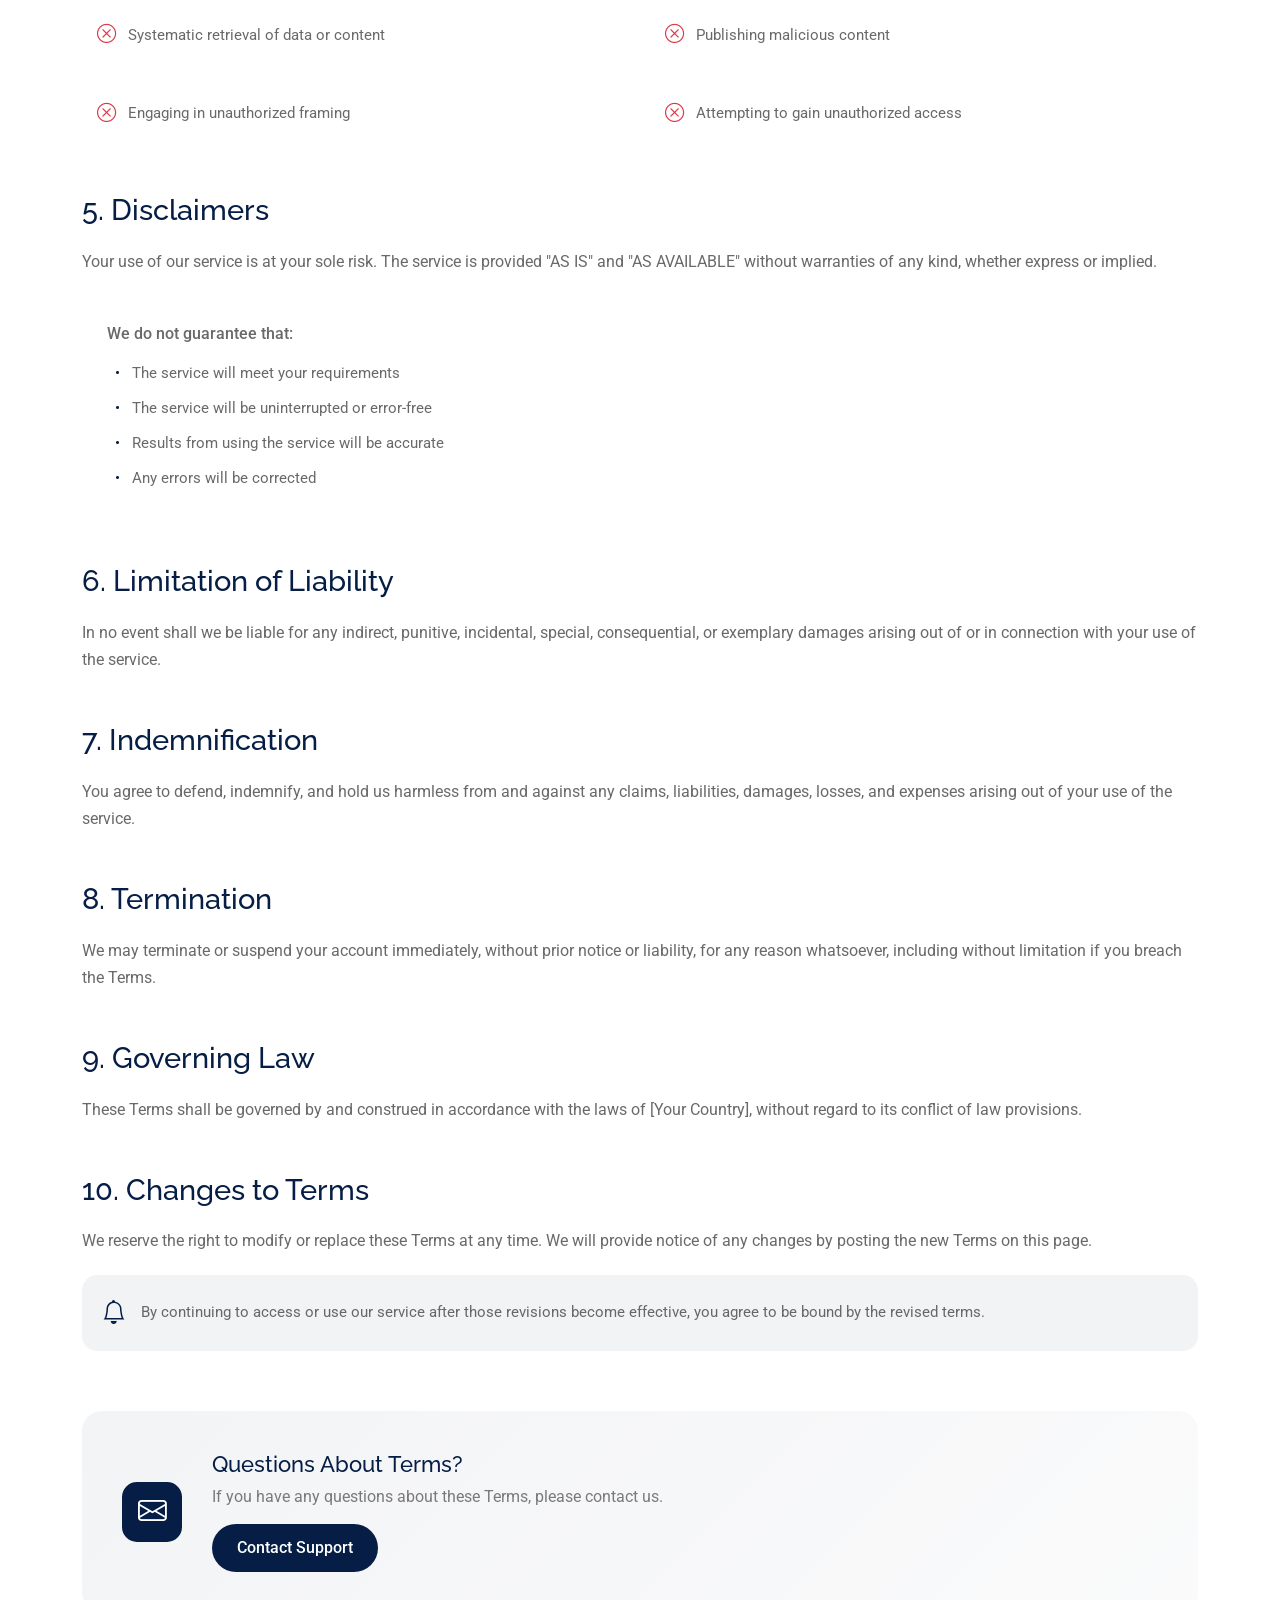
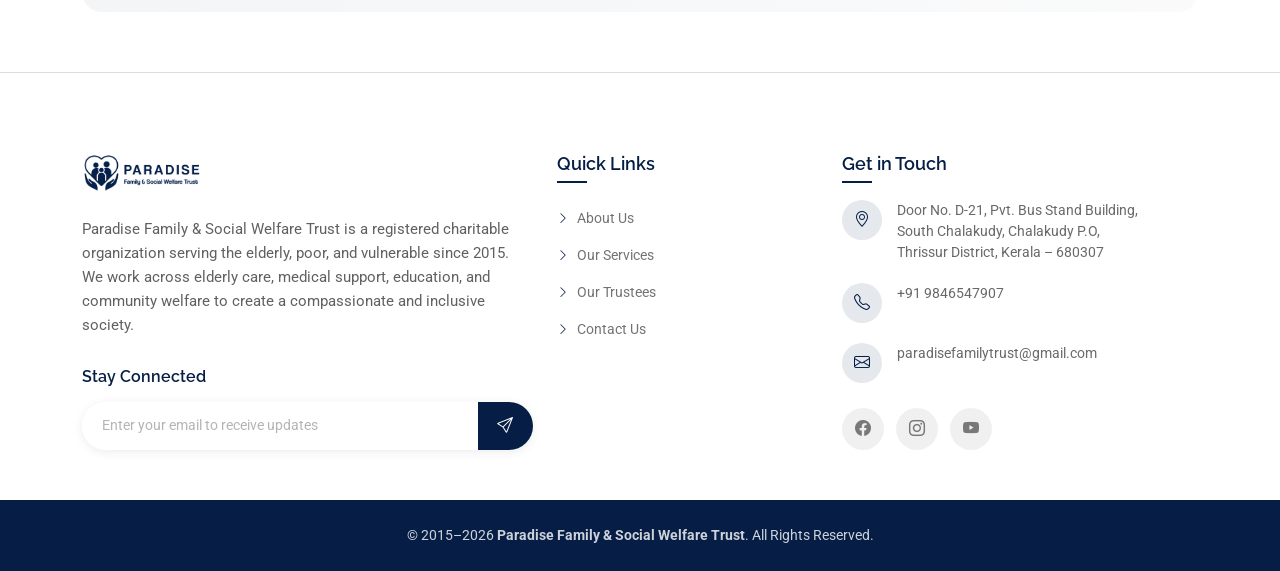
<file: terms.html>
<!DOCTYPE html>
<html lang="en">

<head>
  <meta charset="utf-8">
  <meta content="width=device-width, initial-scale=1.0" name="viewport">
  <title>Terms - Paradise family and social welfare trust</title>
  <meta name="description" content="">
  <meta name="keywords" content="">

  <!-- Favicons -->
  <link href="assets/img/favicon.png" rel="icon">
  <link href="assets/img/apple-touch-icon.png" rel="apple-touch-icon">

  <!-- Fonts -->
  <link href="https://fonts.googleapis.com" rel="preconnect">
  <link href="https://fonts.gstatic.com" rel="preconnect" crossorigin>
  <link href="https://fonts.googleapis.com/css2?family=Roboto:ital,wght@0,100;0,300;0,400;0,500;0,700;0,900;1,100;1,300;1,400;1,500;1,700;1,900&family=Montserrat:ital,wght@0,100;0,200;0,300;0,400;0,500;0,600;0,700;0,800;0,900;1,100;1,200;1,300;1,400;1,500;1,600;1,700;1,800;1,900&family=Raleway:ital,wght@0,100;0,200;0,300;0,400;0,500;0,600;0,700;0,800;0,900;1,100;1,200;1,300;1,400;1,500;1,600;1,700;1,800;1,900&display=swap" rel="stylesheet">

  <!-- Vendor CSS Files -->
  <link href="assets/vendor/bootstrap/css/bootstrap.min.css" rel="stylesheet">
  <link href="assets/vendor/bootstrap-icons/bootstrap-icons.css" rel="stylesheet">
  <link href="assets/vendor/aos/aos.css" rel="stylesheet">
  <link href="assets/vendor/glightbox/css/glightbox.min.css" rel="stylesheet">
  <link href="assets/vendor/swiper/swiper-bundle.min.css" rel="stylesheet">
  <link href="assets/vendor/drift-zoom/drift-basic.css" rel="stylesheet">

  <!-- Main CSS File -->
  <link href="assets/css/main.css" rel="stylesheet">

  <!-- =======================================================
  * Template Name: Paradise family and social welfare trust
  * Template URL: https://bootstrapmade.com/theproperty-bootstrap-real-estate-template/
  * Updated: Aug 05 2025 with Bootstrap v5.3.7
  * Author: BootstrapMade.com
  * License: https://bootstrapmade.com/license/
  ======================================================== -->
</head>

<body class="terms-page">

  <header id="header" class="header d-flex align-items-center fixed-top">
    <div class="header-container container-fluid container-xl position-relative d-flex align-items-center justify-content-between">

      <a href="index.html" class="logo d-flex align-items-center me-auto me-xl-0">
        <!-- Uncomment the line below if you also wish to use an image logo -->
        <img src="assets/img/trustlogo.png" alt="">
      </a>

      <nav id="navmenu" class="navmenu">
        <ul>
          <li><a href="index.html">Home</a></li>
          <li><a href="about.html">About</a></li>
          <!-- <li><a href="properties.html">Properties</a></li> -->
          <li><a href="services.html">Services</a></li>
          <!-- <li><a href="agents.html">Agents</a></li> -->
          <!-- <li><a href="blog.html">Blog</a></li> -->
          <!-- <li class="dropdown"><a href="#"><span>More Pages</span> <i class="bi bi-chevron-down toggle-dropdown"></i></a>
            <ul>
              <li><a href="property-details.html">Property Details</a></li>
              <li><a href="service-details.html">Service Details</a></li>
              <li><a href="agent-profile.html">Agent Profile</a></li>
              <li><a href="blog-details.html">Blog Details</a></li>
              <li><a href="terms.html" class="active">Terms</a></li>
              <li><a href="privacy.html">Privacy</a></li>
              <li><a href="404.html">404</a></li>
            </ul>
          </li> -->

          <!-- <li class="dropdown"><a href="#"><span>Dropdown</span> <i class="bi bi-chevron-down toggle-dropdown"></i></a>
            <ul>
              <li><a href="#">Dropdown 1</a></li>
              <li class="dropdown"><a href="#"><span>Deep Dropdown</span> <i class="bi bi-chevron-down toggle-dropdown"></i></a>
                <ul>
                  <li><a href="#">Deep Dropdown 1</a></li>
                  <li><a href="#">Deep Dropdown 2</a></li>
                  <li><a href="#">Deep Dropdown 3</a></li>
                  <li><a href="#">Deep Dropdown 4</a></li>
                  <li><a href="#">Deep Dropdown 5</a></li>
                </ul>
              </li>
              <li><a href="#">Dropdown 2</a></li>
              <li><a href="#">Dropdown 3</a></li>
              <li><a href="#">Dropdown 4</a></li>
            </ul> -->
          <!-- </li> -->
          <li><a href="contact.html">Contact</a></li>
        </ul>
        <i class="mobile-nav-toggle d-xl-none bi bi-list"></i>
      </nav>

      <a class="btn-getstarted" href="properties.html">Donate Now</a>

    </div>
  </header>

  <main class="main">

    <!-- Page Title -->
    <div class="page-title">
      <div class="heading">
        <div class="container">
          <div class="row d-flex justify-content-center text-center">
            <div class="col-lg-8">
              <h1 class="heading-title">Terms</h1>
              <p class="mb-0">
                Odio et unde deleniti. Deserunt numquam exercitationem. Officiis quo
                odio sint voluptas consequatur ut a odio voluptatem. Sit dolorum
                debitis veritatis natus dolores. Quasi ratione sint. Sit quaerat
                ipsum dolorem.
              </p>
            </div>
          </div>
        </div>
      </div>
      <!-- <nav class="breadcrumbs">
        <div class="container">
          <ol>
            <li><a href="index.html">Home</a></li>
            <li class="current">Terms</li>
          </ol>
        </div>
      </nav> -->
    </div><!-- End Page Title -->

    <!-- Terms Of Service Section -->
    <section id="terms-of-service" class="terms-of-service section">

      <div class="container" data-aos="fade-up">
        <!-- Page Header -->
        <div class="tos-header text-center" data-aos="fade-up">
          <span class="last-updated">Last Updated: February 27, 2025</span>
          <h2>Terms of Service</h2>
          <p>Please read these terms of service carefully before using our services</p>
        </div>

        <!-- Content -->
        <div class="tos-content" data-aos="fade-up" data-aos-delay="200">
          <!-- Agreement Section -->
          <div id="agreement" class="content-section">
            <h3>1. Agreement to Terms</h3>
            <p>By accessing our website and services, you agree to be bound by these Terms of Service and all applicable laws and regulations. If you do not agree with any of these terms, you are prohibited from using or accessing our services.</p>
            <div class="info-box">
              <i class="bi bi-info-circle"></i>
              <p>These terms apply to all users, visitors, and others who access or use our services.</p>
            </div>
          </div>

          <!-- Intellectual Property -->
          <div id="intellectual-property" class="content-section">
            <h3>2. Intellectual Property Rights</h3>
            <p>Our service and its original content, features, and functionality are owned by us and are protected by international copyright, trademark, patent, trade secret, and other intellectual property laws.</p>
            <ul class="list-items">
              <li>All content is our exclusive property</li>
              <li>You may not copy or modify the content</li>
              <li>Our trademarks may not be used without permission</li>
              <li>Content is for personal, non-commercial use only</li>
            </ul>
          </div>

          <!-- User Accounts -->
          <div id="user-accounts" class="content-section">
            <h3>3. User Accounts</h3>
            <p>When you create an account with us, you must provide accurate, complete, and current information. Failure to do so constitutes a breach of the Terms, which may result in immediate termination of your account.</p>
            <div class="alert-box">
              <i class="bi bi-exclamation-triangle"></i>
              <div class="alert-content">
                <h5>Important Notice</h5>
                <p>You are responsible for safeguarding the password and for all activities that occur under your account.</p>
              </div>
            </div>
          </div>

          <!-- Prohibited Activities -->
          <div id="prohibited" class="content-section">
            <h3>4. Prohibited Activities</h3>
            <p>You may not access or use the Service for any purpose other than that for which we make it available.</p>
            <div class="prohibited-list">
              <div class="prohibited-item">
                <i class="bi bi-x-circle"></i>
                <span>Systematic retrieval of data or content</span>
              </div>
              <div class="prohibited-item">
                <i class="bi bi-x-circle"></i>
                <span>Publishing malicious content</span>
              </div>
              <div class="prohibited-item">
                <i class="bi bi-x-circle"></i>
                <span>Engaging in unauthorized framing</span>
              </div>
              <div class="prohibited-item">
                <i class="bi bi-x-circle"></i>
                <span>Attempting to gain unauthorized access</span>
              </div>
            </div>
          </div>

          <!-- Disclaimers -->
          <div id="disclaimer" class="content-section">
            <h3>5. Disclaimers</h3>
            <p>Your use of our service is at your sole risk. The service is provided "AS IS" and "AS AVAILABLE" without warranties of any kind, whether express or implied.</p>
            <div class="disclaimer-box">
              <p>We do not guarantee that:</p>
              <ul>
                <li>The service will meet your requirements</li>
                <li>The service will be uninterrupted or error-free</li>
                <li>Results from using the service will be accurate</li>
                <li>Any errors will be corrected</li>
              </ul>
            </div>
          </div>

          <!-- Limitation of Liability -->
          <div id="limitation" class="content-section">
            <h3>6. Limitation of Liability</h3>
            <p>In no event shall we be liable for any indirect, punitive, incidental, special, consequential, or exemplary damages arising out of or in connection with your use of the service.</p>
          </div>

          <!-- Indemnification -->
          <div id="indemnification" class="content-section">
            <h3>7. Indemnification</h3>
            <p>You agree to defend, indemnify, and hold us harmless from and against any claims, liabilities, damages, losses, and expenses arising out of your use of the service.</p>
          </div>

          <!-- Termination -->
          <div id="termination" class="content-section">
            <h3>8. Termination</h3>
            <p>We may terminate or suspend your account immediately, without prior notice or liability, for any reason whatsoever, including without limitation if you breach the Terms.</p>
          </div>

          <!-- Governing Law -->
          <div id="governing-law" class="content-section">
            <h3>9. Governing Law</h3>
            <p>These Terms shall be governed by and construed in accordance with the laws of [Your Country], without regard to its conflict of law provisions.</p>
          </div>

          <!-- Changes -->
          <div id="changes" class="content-section">
            <h3>10. Changes to Terms</h3>
            <p>We reserve the right to modify or replace these Terms at any time. We will provide notice of any changes by posting the new Terms on this page.</p>
            <div class="notice-box">
              <i class="bi bi-bell"></i>
              <p>By continuing to access or use our service after those revisions become effective, you agree to be bound by the revised terms.</p>
            </div>
          </div>
        </div>

        <!-- Contact Section -->
        <div class="tos-contact" data-aos="fade-up" data-aos-delay="300">
          <div class="contact-box">
            <div class="contact-icon">
              <i class="bi bi-envelope"></i>
            </div>
            <div class="contact-content">
              <h4>Questions About Terms?</h4>
              <p>If you have any questions about these Terms, please contact us.</p>
              <a href="#" class="contact-link">Contact Support</a>
            </div>
          </div>
        </div>
      </div>

    </section><!-- /Terms Of Service Section -->

  </main>

  <footer id="footer" class="footer position-relative">

    <div class="container">
      <div class="row gy-5">

        <div class="col-lg-5">
          <div class="footer-content">
            <a href="index.html" class="logo d-flex align-items-center mb-4">
              <img src="assets/img/trustlogo.png" alt="">
            </a>
            <p class="mb-4">Paradise Family & Social Welfare Trust is a registered charitable organization serving the elderly, poor, and vulnerable since 2015. We work across elderly care, medical support, education, and community welfare to create a compassionate and inclusive society.</p>

            <div class="newsletter-form">
              <h5>Stay Connected</h5>
              <form action="forms/newsletter.php" method="post" class="php-email-form">
                <div class="input-group">
                  <input type="email" name="email" class="form-control" placeholder="Enter your email to receive updates" required="">
                  <button type="submit" class="btn-subscribe">
                    <i class="bi bi-send"></i>
                  </button>
                </div>
                <div class="loading">Loading</div>
                <div class="error-message"></div>
                <div class="sent-message">Thank you for subscribing!</div>
              </form>
            </div>
          </div>
        </div>

        <div class="col-lg-3 col-6">
          <div class="footer-links">
            <h4>Quick Links</h4>
            <ul>
              <li><a href="about.html"><i class="bi bi-chevron-right"></i> About Us</a></li>
              <li><a href="services.html"><i class="bi bi-chevron-right"></i> Our Services</a></li>
              <li><a href="about.html#trustees"><i class="bi bi-chevron-right"></i> Our Trustees</a></li>
              <li><a href="contact.html"><i class="bi bi-chevron-right"></i> Contact Us</a></li>
            </ul>
          </div>
        </div>

        <div class="col-lg-4">
          <div class="footer-contact">
            <h4>Get in Touch</h4>
            <div class="contact-item">
              <div class="contact-icon">
                <i class="bi bi-geo-alt"></i>
              </div>
              <div class="contact-info">
                <p>Door No. D-21, Pvt. Bus Stand Building,<br>South Chalakudy, Chalakudy P.O,<br>Thrissur District, Kerala – 680307</p>
              </div>
            </div>

            <div class="contact-item">
              <div class="contact-icon">
                <i class="bi bi-telephone"></i>
              </div>
              <div class="contact-info">
                <p>+91 9846547907</p>
              </div>
            </div>

            <div class="contact-item">
              <div class="contact-icon">
                <i class="bi bi-envelope"></i>
              </div>
              <div class="contact-info">
                <p>paradisefamilytrust@gmail.com</p>
              </div>
            </div>

            <div class="social-links">
              <a href="#"><i class="bi bi-facebook"></i></a>
              <a href="#"><i class="bi bi-instagram"></i></a>
              <a href="#"><i class="bi bi-youtube"></i></a>
            </div>
          </div>
        </div>

      </div>
    </div>

    <div class="footer-bottom">
      <div class="container">
        <div class="row align-items-center">
          <div class="col-lg-12">
            <div class="copyright text-center">
              <p>© 2015–2026 <strong>Paradise Family & Social Welfare Trust</strong>. All Rights Reserved.</p>
            </div>
          </div>
        </div>
      </div>
    </div>

  </footer>

  <!-- Scroll Top -->
  <a href="#" id="scroll-top" class="scroll-top d-flex align-items-center justify-content-center"><i class="bi bi-arrow-up-short"></i></a>

  <!-- Preloader -->
  <div id="preloader"></div>

  <!-- Vendor JS Files -->
  <script src="assets/vendor/bootstrap/js/bootstrap.bundle.min.js"></script>
  <script src="assets/vendor/php-email-form/validate.js"></script>
  <script src="assets/vendor/aos/aos.js"></script>
  <script src="assets/vendor/purecounter/purecounter_vanilla.js"></script>
  <script src="assets/vendor/glightbox/js/glightbox.min.js"></script>
  <script src="assets/vendor/swiper/swiper-bundle.min.js"></script>
  <script src="assets/vendor/drift-zoom/Drift.min.js"></script>

  <!-- Main JS File -->
  <script src="assets/js/main.js"></script>

</body>

</html>
</file>
<file: assets/vendor/drift-zoom/drift-basic.css>
@keyframes drift-fadeZoomIn {
  0% {
    transform: scale(1.5);
    opacity: 0;
  }
  100% {
    transform: scale(1);
    opacity: 1;
  }
}

@keyframes drift-fadeZoomOut {
  0% {
    transform: scale(1);
    opacity: 1;
  }
  15% {
    transform: scale(1.1);
    opacity: 1;
  }
  100% {
    transform: scale(0.5);
    opacity: 0;
  }
}

@keyframes drift-loader-rotate {
  0% {
    transform: translate(-50%, -50%) rotate(0);
  }
  50% {
    transform: translate(-50%, -50%) rotate(-180deg);
  }
  100% {
    transform: translate(-50%, -50%) rotate(-360deg);
  }
}

@keyframes drift-loader-before {
  0% {
    transform: scale(1);
  }
  10% {
    transform: scale(1.2) translateX(6px);
  }
  25% {
    transform: scale(1.3) translateX(8px);
  }
  40% {
    transform: scale(1.2) translateX(6px);
  }
  50% {
    transform: scale(1);
  }
  60% {
    transform: scale(0.8) translateX(6px);
  }
  75% {
    transform: scale(0.7) translateX(8px);
  }
  90% {
    transform: scale(0.8) translateX(6px);
  }
  100% {
    transform: scale(1);
  }
}

@keyframes drift-loader-after {
  0% {
    transform: scale(1);
  }
  10% {
    transform: scale(1.2) translateX(-6px);
  }
  25% {
    transform: scale(1.3) translateX(-8px);
  }
  40% {
    transform: scale(1.2) translateX(-6px);
  }
  50% {
    transform: scale(1);
  }
  60% {
    transform: scale(0.8) translateX(-6px);
  }
  75% {
    transform: scale(0.7) translateX(-8px);
  }
  90% {
    transform: scale(0.8) translateX(-6px);
  }
  100% {
    transform: scale(1);
  }
}

@-webkit-keyframes drift-fadeZoomIn {
  0% {
    -webkit-transform: scale(1.5);
    opacity: 0;
  }
  100% {
    -webkit-transform: scale(1);
    opacity: 1;
  }
}

@-webkit-keyframes drift-fadeZoomOut {
  0% {
    -webkit-transform: scale(1);
    opacity: 1;
  }
  15% {
    -webkit-transform: scale(1.1);
    opacity: 1;
  }
  100% {
    -webkit-transform: scale(0.5);
    opacity: 0;
  }
}

@-webkit-keyframes drift-loader-rotate {
  0% {
    -webkit-transform: translate(-50%, -50%) rotate(0);
  }
  50% {
    -webkit-transform: translate(-50%, -50%) rotate(-180deg);
  }
  100% {
    -webkit-transform: translate(-50%, -50%) rotate(-360deg);
  }
}

@-webkit-keyframes drift-loader-before {
  0% {
    -webkit-transform: scale(1);
  }
  10% {
    -webkit-transform: scale(1.2) translateX(6px);
  }
  25% {
    -webkit-transform: scale(1.3) translateX(8px);
  }
  40% {
    -webkit-transform: scale(1.2) translateX(6px);
  }
  50% {
    -webkit-transform: scale(1);
  }
  60% {
    -webkit-transform: scale(0.8) translateX(6px);
  }
  75% {
    -webkit-transform: scale(0.7) translateX(8px);
  }
  90% {
    -webkit-transform: scale(0.8) translateX(6px);
  }
  100% {
    -webkit-transform: scale(1);
  }
}

@-webkit-keyframes drift-loader-after {
  0% {
    -webkit-transform: scale(1);
  }
  10% {
    -webkit-transform: scale(1.2) translateX(-6px);
  }
  25% {
    -webkit-transform: scale(1.3) translateX(-8px);
  }
  40% {
    -webkit-transform: scale(1.2) translateX(-6px);
  }
  50% {
    -webkit-transform: scale(1);
  }
  60% {
    -webkit-transform: scale(0.8) translateX(-6px);
  }
  75% {
    -webkit-transform: scale(0.7) translateX(-8px);
  }
  90% {
    -webkit-transform: scale(0.8) translateX(-6px);
  }
  100% {
    -webkit-transform: scale(1);
  }
}

.drift-zoom-pane {
  background: rgba(0, 0, 0, 0.5);
  /* This is required because of a bug that causes border-radius to not
  work with child elements in certain cases. */
  transform: translate3d(0, 0, 0);
  -webkit-transform: translate3d(0, 0, 0);
}

.drift-zoom-pane.drift-opening {
  animation: drift-fadeZoomIn 180ms ease-out;
  -webkit-animation: drift-fadeZoomIn 180ms ease-out;
}

.drift-zoom-pane.drift-closing {
  animation: drift-fadeZoomOut 210ms ease-in;
  -webkit-animation: drift-fadeZoomOut 210ms ease-in;
}

.drift-zoom-pane.drift-inline {
  position: absolute;
  width: 150px;
  height: 150px;
  border-radius: 75px;
  box-shadow: 0 6px 18px rgba(0, 0, 0, 0.3);
}

.drift-loading .drift-zoom-pane-loader {
  display: block;
  position: absolute;
  top: 50%;
  left: 50%;
  transform: translate(-50%, -50%);
  -webkit-transform: translate(-50%, -50%);
  width: 66px;
  height: 20px;
  animation: drift-loader-rotate 1800ms infinite linear;
  -webkit-animation: drift-loader-rotate 1800ms infinite linear;
}

.drift-zoom-pane-loader:before,
.drift-zoom-pane-loader:after {
  content: "";
  display: block;
  width: 20px;
  height: 20px;
  position: absolute;
  top: 50%;
  margin-top: -10px;
  border-radius: 20px;
  background: rgba(255, 255, 255, 0.9);
}

.drift-zoom-pane-loader:before {
  left: 0;
  animation: drift-loader-before 1800ms infinite linear;
  -webkit-animation: drift-loader-before 1800ms infinite linear;
}

.drift-zoom-pane-loader:after {
  right: 0;
  animation: drift-loader-after 1800ms infinite linear;
  -webkit-animation: drift-loader-after 1800ms infinite linear;
  animation-delay: -900ms;
  -webkit-animation-delay: -900ms;
}

.drift-bounding-box {
  background-color: rgba(0, 0, 0, 0.4);
}
</file>
<file: assets/css/main.css>
/**
* Template Name: Paradise family and social welfare trust
* Template URL: https://bootstrapmade.com/theproperty-bootstrap-real-estate-template/
* Updated: Aug 05 2025 with Bootstrap v5.3.7
* Author: BootstrapMade.com
* License: https://bootstrapmade.com/license/
*/

@charset "UTF-8";

/*--------------------------------------------------------------
# Font & Color Variables
# Help: https://bootstrapmade.com/color-system/
--------------------------------------------------------------*/
/* Fonts */
:root {
  --default-font: "Roboto",  system-ui, -apple-system, "Segoe UI", Roboto, "Helvetica Neue", Arial, "Noto Sans", "Liberation Sans", sans-serif, "Apple Color Emoji", "Segoe UI Emoji", "Segoe UI Symbol", "Noto Color Emoji";
  --heading-font: "Raleway",  sans-serif;
  --nav-font: "Montserrat",  sans-serif;
}

/* Global Colors - The following color variables are used throughout the website. Updating them here will change the color scheme of the entire website */
:root { 
  --background-color: #ffffff; /* Background color for the entire website, including individual sections */
  --default-color: #444444; /* Default color used for the majority of the text content across the entire website */
  --heading-color: #061E45; /* Color for headings, subheadings and title throughout the website */
  --accent-color: #061E45; /* Accent color that represents your brand on the website. It's used for buttons, links, and other elements that need to stand out */
  --surface-color: #ffffff; /* The surface color is used as a background of boxed elements within sections, such as cards, icon boxes, or other elements that require a visual separation from the global background. */
  --contrast-color: #ffffff; /* Contrast color for text, ensuring readability against backgrounds of accent, heading, or default colors. */
}

/* Nav Menu Colors - The following color variables are used specifically for the navigation menu. They are separate from the global colors to allow for more customization options */
:root {
  --nav-color: #444444;  /* The default color of the main navmenu links */
  --nav-hover-color: #061E45; /* Applied to main navmenu links when they are hovered over or active */
  --nav-mobile-background-color: #ffffff; /* Used as the background color for mobile navigation menu */
  --nav-dropdown-background-color: #ffffff; /* Used as the background color for dropdown items that appear when hovering over primary navigation items */
  --nav-dropdown-color: #444444; /* Used for navigation links of the dropdown items in the navigation menu. */
  --nav-dropdown-hover-color: #061E45; /* Similar to --nav-hover-color, this color is applied to dropdown navigation links when they are hovered over. */
}

/* Color Presets - These classes override global colors when applied to any section or element, providing reuse of the sam color scheme. */

.light-background {
  --background-color: #f0f4fa;
  --surface-color: #ffffff;
}

.dark-background {
  --background-color: #020a1a;
  --default-color: #ffffff;
  --heading-color: #ffffff;
  --surface-color: #0a1526;
  --contrast-color: #ffffff;
}

.accent-background {
  --background-color: #061E45;
  --default-color: #ffffff;
  --heading-color: #ffffff;
  --accent-color: #ffffff;
  --surface-color: #102a5c;
  --contrast-color: #ffffff;
}

/* Smooth scroll */
:root {
  scroll-behavior: smooth;
}

/*--------------------------------------------------------------
# General Styling & Shared Classes
--------------------------------------------------------------*/
body {
  color: var(--default-color);
  background-color: var(--background-color);
  font-family: var(--default-font);
}

a {
  color: var(--accent-color);
  text-decoration: none;
  transition: 0.3s;
}

a:hover {
  color: color-mix(in srgb, var(--accent-color), transparent 25%);
  text-decoration: none;
}

h1,
h2,
h3,
h4,
h5,
h6 {
  color: var(--heading-color);
  font-family: var(--heading-font);
}

/* PHP Email Form Messages
------------------------------*/
.php-email-form .error-message {
  display: none;
  background: #df1529;
  color: #ffffff;
  text-align: left;
  padding: 15px;
  margin-bottom: 24px;
  font-weight: 600;
}

.php-email-form .sent-message {
  display: none;
  color: #ffffff;
  background: #059652;
  text-align: center;
  padding: 15px;
  margin-bottom: 24px;
  font-weight: 600;
}

.php-email-form .loading {
  display: none;
  background: var(--surface-color);
  text-align: center;
  padding: 15px;
  margin-bottom: 24px;
}

.php-email-form .loading:before {
  content: "";
  display: inline-block;
  border-radius: 50%;
  width: 24px;
  height: 24px;
  margin: 0 10px -6px 0;
  border: 3px solid var(--accent-color);
  border-top-color: var(--surface-color);
  animation: php-email-form-loading 1s linear infinite;
}

@keyframes php-email-form-loading {
  0% {
    transform: rotate(0deg);
  }

  100% {
    transform: rotate(360deg);
  }
}

/*--------------------------------------------------------------
# Global Header
--------------------------------------------------------------*/
.header {
  --background-color: rgba(255, 255, 255, 0);
  color: var(--default-color);
  background-color: var(--background-color);
  padding: 20px 0;
  transition: all 0.5s;
  z-index: 997;
}

.header .header-container {
  background: var(--surface-color);
  border-radius: 50px;
  padding: 15px;
  box-shadow: 0px 2px 15px rgba(0, 0, 0, 0.1);
}

.header .logo {
  line-height: 1;
}

.header .logo img {
  max-height: 36px;
  margin-right: 0;
}

.header .logo h1 {
  font-size: 22px;
  margin: 0;
  font-weight: 700;
  color: var(--heading-color);
}

.header .btn-getstarted,
.header .btn-getstarted:focus {
  color: var(--contrast-color);
  background: var(--accent-color);
  font-size: 14px;
  padding: 8px 20px;
  margin: 0;
  border-radius: 50px;
  transition: 0.3s;
  white-space: nowrap;
  position: relative;
  overflow: hidden;
  z-index: 1;
}

.header .btn-getstarted::before {
  content: '';
  position: absolute;
  top: 50%;
  left: 50%;
  width: 300%;
  height: 300%;
  background: conic-gradient(transparent, transparent, transparent, #FFBF00);
  transform: translate(-50%, -50%);
  z-index: -2;
  opacity: 0;
  transition: opacity 0.3s;
  pointer-events: none;
}

.header .btn-getstarted::after {
  content: '';
  position: absolute;
  inset: 2px;
  background: var(--accent-color);
  border-radius: 50px;
  z-index: -1;
  pointer-events: none;
}

.header .btn-getstarted:hover,
.header .btn-getstarted:focus:hover {
  color: var(--contrast-color);
  background: transparent;
  animation: bounce-hover 0.6s ease-in-out infinite;
}

.header .btn-getstarted:hover::before {
  opacity: 1;
  animation: rotate-border 1.5s linear infinite;
}

@media (max-width: 1200px) {
  .header {
    padding-top: 10px;
  }

  .header .header-container {
    margin-left: 10px;
    margin-right: 10px;
    padding: 10px 5px 10px 15px;
  }

  .header .logo {
    order: 1;
  }

  .header .btn-getstarted {
    order: 2;
    margin: 0 10px 0 0;
    padding: 6px 15px;
  }

  .header .navmenu {
    order: 3;
  }
}

/*--------------------------------------------------------------
# Navigation Menu
--------------------------------------------------------------*/
/* Navmenu - Desktop */
@media (min-width: 1200px) {
  .navmenu {
    padding: 0;
    position: absolute;
    left: 50%;
    transform: translateX(-50%);
  }

  .navmenu ul {
    margin: 0;
    padding: 0;
    display: flex;
    list-style: none;
    align-items: center;
    gap: 40px;
  }

  .navmenu li {
    position: relative;
  }

  .navmenu a,
  .navmenu a:focus {
    color: var(--nav-color);
    padding: 18px 15px;
    font-size: 15px;
    font-family: var(--nav-font);
    font-weight: 600;
    display: flex;
    align-items: center;
    justify-content: space-between;
    white-space: nowrap;
    transition: 0.3s;
    position: relative;
  }

  /* Hover Animation */
  .navmenu a:not(.nav-logo-link)::after {
    content: "";
    position: absolute;
    background-color: var(--accent-color);
    height: 2px;
    width: 0;
    left: 50%;
    bottom: 10px;
    transition: 0.3s ease-in-out;
    transform: translateX(-50%);
  }

  .navmenu a:not(.nav-logo-link):hover::after,
  .navmenu a:not(.nav-logo-link).active::after {
    width: 70%;
  }

  .navmenu a i,
  .navmenu a:focus i {
    font-size: 12px;
    line-height: 0;
    margin-left: 5px;
    transition: 0.3s;
  }

  .navmenu li:last-child a {
    padding-right: 0;
  }

  .navmenu li:hover>a,
  .navmenu .active,
  .navmenu .active:focus {
    color: var(--nav-hover-color);
  }

  .navmenu .dropdown ul {
    margin: 0;
    padding: 10px 0;
    background: var(--nav-dropdown-background-color);
    display: block;
    position: absolute;
    visibility: hidden;
    left: 14px;
    top: 130%;
    opacity: 0;
    transition: 0.3s;
    border-radius: 4px;
    z-index: 99;
    box-shadow: 0px 0px 30px rgba(0, 0, 0, 0.1);
  }

  .navmenu .dropdown ul li {
    min-width: 200px;
  }

  .navmenu .dropdown ul a {
    padding: 10px 20px;
    font-size: 15px;
    text-transform: none;
    color: var(--nav-dropdown-color);
  }

  .navmenu .dropdown ul a i {
    font-size: 12px;
  }

  .navmenu .dropdown ul a:hover,
  .navmenu .dropdown ul .active:hover,
  .navmenu .dropdown ul li:hover>a {
    color: var(--nav-dropdown-hover-color);
  }

  .navmenu .dropdown:hover>ul {
    opacity: 1;
    top: 100%;
    visibility: visible;
  }

  .navmenu .dropdown .dropdown ul {
    top: 0;
    left: -90%;
    visibility: hidden;
  }

  .navmenu .dropdown .dropdown:hover>ul {
    opacity: 1;
    top: 0;
    left: -100%;
    visibility: visible;
  }
}

/* Navmenu - Mobile */
@media (max-width: 1199px) {
  .mobile-nav-toggle {
    color: var(--nav-color);
    font-size: 28px;
    line-height: 0;
    margin-right: 10px;
    cursor: pointer;
    transition: color 0.3s;
  }

  .navmenu {
    padding: 0;
    z-index: 9997;
  }

  .navmenu ul {
    display: none;
    list-style: none;
    position: absolute;
    inset: 60px 20px 20px 20px;
    padding: 10px 0;
    margin: 0;
    border-radius: 6px;
    background-color: var(--nav-mobile-background-color);
    overflow-y: auto;
    transition: 0.3s;
    z-index: 9998;
    box-shadow: 0px 0px 30px rgba(0, 0, 0, 0.1);
  }

  .navmenu a,
  .navmenu a:focus {
    color: var(--nav-dropdown-color);
    padding: 10px 20px;
    font-family: var(--nav-font);
    font-size: 17px;
    font-weight: 500;
    display: flex;
    align-items: center;
    justify-content: space-between;
    white-space: nowrap;
    transition: 0.3s;
  }

  .navmenu a i,
  .navmenu a:focus i {
    font-size: 12px;
    line-height: 0;
    margin-left: 5px;
    width: 30px;
    height: 30px;
    display: flex;
    align-items: center;
    justify-content: center;
    border-radius: 50%;
    transition: 0.3s;
    background-color: color-mix(in srgb, var(--accent-color), transparent 90%);
  }

  .navmenu a i:hover,
  .navmenu a:focus i:hover {
    background-color: var(--accent-color);
    color: var(--contrast-color);
  }

  .navmenu a:hover,
  .navmenu .active,
  .navmenu .active:focus {
    color: var(--nav-dropdown-hover-color);
  }

  .navmenu .active i,
  .navmenu .active:focus i {
    background-color: var(--accent-color);
    color: var(--contrast-color);
    transform: rotate(180deg);
  }

  .navmenu .dropdown ul {
    position: static;
    display: none;
    z-index: 99;
    padding: 10px 0;
    margin: 10px 20px;
    background-color: var(--nav-dropdown-background-color);
    border: 1px solid color-mix(in srgb, var(--default-color), transparent 90%);
    box-shadow: none;
    transition: all 0.5s ease-in-out;
  }

  .navmenu .dropdown ul ul {
    background-color: rgba(33, 37, 41, 0.1);
  }

  .navmenu .dropdown>.dropdown-active {
    display: block;
    background-color: rgba(33, 37, 41, 0.03);
  }

  .mobile-nav-active {
    overflow: hidden;
  }

  .mobile-nav-active .mobile-nav-toggle {
    color: #fff;
    position: absolute;
    font-size: 32px;
    top: 15px;
    right: 15px;
    margin-right: 0;
    z-index: 9999;
  }

  .mobile-nav-active .navmenu {
    position: fixed;
    overflow: hidden;
    inset: 0;
    background: rgba(33, 37, 41, 0.8);
    transition: 0.3s;
  }

  .mobile-nav-active .navmenu>ul {
    display: block;
  }
}

/*--------------------------------------------------------------
# Global Footer
--------------------------------------------------------------*/
.footer {
  color: var(--default-color);
  background: var(--background-color);
  font-size: 14px;
  padding: 80px 0 0;
  position: relative;
  border-top: 1px solid color-mix(in srgb, var(--accent-color), transparent 85%);
}

.footer .footer-content .logo {
  line-height: 1;
}

.footer .footer-content .logo img {
  max-height: 40px;
  margin-right: 10px;
}

.footer .footer-content .logo span {
  color: var(--heading-color);
  font-size: 28px;
  font-weight: 700;
  letter-spacing: 0.5px;
  font-family: var(--heading-font);
}

.footer .footer-content p {
  font-size: 15px;
  line-height: 1.6;
  color: color-mix(in srgb, var(--default-color), transparent 15%);
}

.footer .newsletter-form {
  margin-top: 30px;
}

.footer .newsletter-form h5 {
  color: var(--heading-color);
  font-size: 16px;
  font-weight: 600;
  margin-bottom: 15px;
  font-family: var(--heading-font);
}

.footer .newsletter-form .input-group {
  position: relative;
  display: flex;
  border-radius: 50px;
  overflow: hidden;
  box-shadow: 0 2px 10px color-mix(in srgb, var(--default-color), transparent 90%);
}

.footer .newsletter-form input[type=email] {
  flex: 1;
  padding: 12px 20px;
  border: none;
  background-color: var(--surface-color);
  color: var(--default-color);
  font-size: 14px;
}

.footer .newsletter-form input[type=email]:focus {
  outline: none;
  box-shadow: none;
}

.footer .newsletter-form input[type=email]::placeholder {
  color: color-mix(in srgb, var(--default-color), transparent 60%);
}

.footer .newsletter-form .btn-subscribe {
  background-color: var(--accent-color);
  color: var(--contrast-color);
  border: none;
  padding: 12px 20px;
  cursor: pointer;
  transition: 0.3s;
}

.footer .newsletter-form .btn-subscribe:hover {
  background-color: color-mix(in srgb, var(--accent-color), black 10%);
}

.footer .newsletter-form .btn-subscribe i {
  font-size: 16px;
}

.footer .newsletter-form .loading,
.footer .newsletter-form .error-message,
.footer .newsletter-form .sent-message {
  font-size: 13px;
  margin-top: 8px;
}

.footer h4 {
  color: var(--heading-color);
  font-size: 18px;
  font-weight: 600;
  margin-bottom: 25px;
  position: relative;
  font-family: var(--heading-font);
}

.footer h4:after {
  content: "";
  position: absolute;
  left: 0;
  bottom: -8px;
  width: 30px;
  height: 2px;
  background-color: var(--accent-color);
}

.footer .footer-links ul {
  list-style: none;
  padding: 0;
  margin: 0;
}

.footer .footer-links ul li {
  padding: 8px 0;
  display: flex;
  align-items: center;
  transition: 0.3s;
}

.footer .footer-links ul li:hover {
  transform: translateX(5px);
}

.footer .footer-links ul a {
  color: color-mix(in srgb, var(--default-color), transparent 25%);
  text-decoration: none;
  display: flex;
  align-items: center;
  font-size: 14px;
  transition: 0.3s;
}

.footer .footer-links ul a:hover {
  color: var(--accent-color);
}

.footer .footer-links ul a i {
  margin-right: 8px;
  font-size: 12px;
  color: var(--accent-color);
}

.footer .footer-contact .contact-item {
  display: flex;
  align-items: flex-start;
  margin-bottom: 20px;
}

.footer .footer-contact .contact-item .contact-icon {
  width: 40px;
  height: 40px;
  background-color: color-mix(in srgb, var(--accent-color), transparent 90%);
  border-radius: 50%;
  display: flex;
  align-items: center;
  justify-content: center;
  margin-right: 15px;
  flex-shrink: 0;
}

.footer .footer-contact .contact-item .contact-icon i {
  color: var(--accent-color);
  font-size: 16px;
}

.footer .footer-contact .contact-item .contact-info p {
  margin: 0;
  color: color-mix(in srgb, var(--default-color), transparent 20%);
  font-size: 14px;
  line-height: 1.5;
}

.footer .social-links {
  display: flex;
  gap: 12px;
  margin-top: 25px;
}

.footer .social-links a {
  width: 42px;
  height: 42px;
  background-color: color-mix(in srgb, var(--default-color), transparent 92%);
  color: color-mix(in srgb, var(--default-color), transparent 30%);
  display: flex;
  align-items: center;
  justify-content: center;
  border-radius: 50%;
  transition: 0.3s;
  text-decoration: none;
}

.footer .social-links a:hover {
  background-color: var(--accent-color);
  color: var(--contrast-color);
  transform: translateY(-3px);
}

.footer .social-links a i {
  font-size: 16px;
}

.footer .footer-bottom {
  margin-top: 50px;
  padding: 25px 0;
  background-color: var(--accent-color);
  color: var(--contrast-color);
}

.footer .footer-bottom .copyright p {
  margin: 0;
  font-size: 14px;
  color: color-mix(in srgb, var(--contrast-color), transparent 20%);
}

@media (max-width: 991px) {
  .footer .footer-bottom .copyright p {
    text-align: center;
    margin-bottom: 15px;
  }
}

.footer .footer-bottom .footer-bottom-links {
  text-align: right;
  margin-bottom: 8px;
}

@media (max-width: 991px) {
  .footer .footer-bottom .footer-bottom-links {
    text-align: center;
    margin-bottom: 10px;
  }
}

.footer .footer-bottom .footer-bottom-links a {
  color: color-mix(in srgb, var(--contrast-color), transparent 30%);
  font-size: 13px;
  margin-left: 20px;
  text-decoration: none;
}

.footer .footer-bottom .footer-bottom-links a:first-child {
  margin-left: 0;
}

.footer .footer-bottom .footer-bottom-links a:hover {
  color: var(--contrast-color);
}

@media (max-width: 991px) {
  .footer .footer-bottom .footer-bottom-links a {
    margin: 0 10px;
  }
}

.footer .footer-bottom .credits {
  text-align: right;
  font-size: 13px;
  color: color-mix(in srgb, var(--contrast-color), transparent 40%);
}

@media (max-width: 991px) {
  .footer .footer-bottom .credits {
    text-align: center;
  }
}

.footer .footer-bottom .credits a {
  color: var(--contrast-color);
  text-decoration: none;
}

.footer .footer-bottom .credits a:hover {
  text-decoration: underline;
}

@media (max-width: 768px) {
  .footer {
    padding: 60px 0 0;
  }

  .footer .footer-content {
    text-align: center;
    margin-bottom: 40px;
  }

  .footer .footer-links,
  .footer .footer-contact {
    margin-bottom: 40px;
  }
}

input[type=text],
input[type=email],
textarea {
  color: var(--default-color);
  background-color: var(--surface-color);
  font-size: 14px;
  border-color: color-mix(in srgb, var(--default-color), transparent 80%);
}

input[type=text]:focus,
input[type=email]:focus,
textarea:focus {
  border-color: var(--accent-color);
}

input[type=text]::placeholder,
input[type=email]::placeholder,
textarea::placeholder {
  color: color-mix(in srgb, var(--default-color), transparent 70%);
}

/*--------------------------------------------------------------
# Preloader
--------------------------------------------------------------*/
#preloader {
  position: fixed;
  inset: 0;
  z-index: 9999;
  overflow: hidden;
  background-color: var(--background-color);
  transition: all 0.6s ease-out;
  width: 100%;
  height: 100vh;
}

#preloader:before,
#preloader:after {
  content: "";
  position: absolute;
  border: 4px solid var(--accent-color);
  border-radius: 50%;
  animation: animate-preloader 2s cubic-bezier(0, 0.2, 0.8, 1) infinite;
}

#preloader:after {
  animation-delay: -0.5s;
}

@keyframes animate-preloader {
  0% {
    width: 10px;
    height: 10px;
    top: calc(50% - 5px);
    left: calc(50% - 5px);
    opacity: 1;
  }

  100% {
    width: 72px;
    height: 72px;
    top: calc(50% - 36px);
    left: calc(50% - 36px);
    opacity: 0;
  }
}

/*--------------------------------------------------------------
# Scroll Top Button
--------------------------------------------------------------*/
.scroll-top {
  position: fixed;
  visibility: hidden;
  opacity: 0;
  right: 15px;
  bottom: -15px;
  z-index: 99999;
  background-color: color-mix(in srgb, var(--accent-color) 90%, white 15%);
  width: 44px;
  height: 44px;
  border-radius: 50px;
  transition: all 0.4s;
}

.scroll-top i {
  font-size: 24px;
  color: var(--contrast-color);
  line-height: 0;
}

.scroll-top:hover {
  background-color: color-mix(in srgb, var(--accent-color) 90%, white 25%);
  color: var(--contrast-color);
}

.scroll-top.active {
  visibility: visible;
  opacity: 1;
  bottom: 15px;
}

/*--------------------------------------------------------------
# Disable aos animation delay on mobile devices
--------------------------------------------------------------*/
@media screen and (max-width: 768px) {
  [data-aos-delay] {
    transition-delay: 0 !important;
  }
}

/*--------------------------------------------------------------
# Global Page Titles & Breadcrumbs
--------------------------------------------------------------*/
.page-title {
  color: var(--default-color);
  background: linear-gradient(180deg, color-mix(in srgb, var(--accent-color), transparent 96%) 0%, var(--background-color) 100%);
  position: relative;
  padding-top: 80px;
  border-bottom: 1px solid color-mix(in srgb, var(--accent-color), transparent 85%);
}

.page-title .heading {
  padding: 80px 0;
}

.page-title .heading h1 {
  font-size: 38px;
  font-weight: 700;
  color: var(--heading-color);
  margin-bottom: 15px;
}

.page-title .heading p {
  font-size: 1.1rem;
  line-height: 1.6;
  color: color-mix(in srgb, var(--default-color), transparent 20%);
}

.page-title nav {
  background-color: color-mix(in srgb, var(--default-color), transparent 96%);
  padding: 20px 0;
}

.page-title nav ol {
  display: flex;
  flex-wrap: wrap;
  list-style: none;
  padding: 0;
  margin: 0;
  font-size: 16px;
  font-weight: 400;
}

.page-title nav ol li+li {
  padding-left: 10px;
}

.page-title nav ol li+li::before {
  content: "/";
  display: inline-block;
  padding-right: 10px;
  color: color-mix(in srgb, var(--default-color), transparent 70%);
}

/*--------------------------------------------------------------
# Global Sections
--------------------------------------------------------------*/
section,
.section {
  color: var(--default-color);
  background-color: var(--background-color);
  padding: 60px 0;
  scroll-margin-top: 90px;
  overflow: clip;
}

@media (max-width: 1199px) {

  section,
  .section {
    scroll-margin-top: 66px;
  }
}

/*--------------------------------------------------------------
# Global Section Titles
--------------------------------------------------------------*/
.section-title {
  text-align: center;
  padding-bottom: 60px;
  position: relative;
}

.section-title h2 {
  font-size: 32px;
  font-weight: 700;
  margin-bottom: 20px;
  padding-bottom: 20px;
  position: relative;
}

.section-title h2:before {
  content: "";
  position: absolute;
  display: block;
  width: 160px;
  height: 1px;
  background: color-mix(in srgb, var(--default-color), transparent 60%);
  left: 0;
  right: 0;
  bottom: 1px;
  margin: auto;
}

.section-title h2::after {
  content: "";
  position: absolute;
  display: block;
  width: 60px;
  height: 3px;
  background: var(--accent-color);
  left: 0;
  right: 0;
  bottom: 0;
  margin: auto;
}

.section-title p {
  margin-bottom: 0;
}

/*--------------------------------------------------------------
# Hero Section
--------------------------------------------------------------*/
.hero {
  position: relative;
  background: linear-gradient(135deg, color-mix(in srgb, var(--accent-color), transparent 95%) 0%, color-mix(in srgb, var(--background-color), transparent 5%) 100%);
  padding: 140px 0 60px;
  min-height: 100vh;
  display: flex;
  align-items: center;
}

@media (max-width: 1200px) {
  .hero {
    padding: 100px 0 60px;
  }
}

.hero .hero-content {
  width: 100%;
}

.hero .hero-badge {
  display: inline-flex;
  align-items: center;
  gap: 8px;
  background: var(--accent-color);
  color: var(--contrast-color);
  padding: 8px 16px;
  border-radius: 25px;
  font-size: 14px;
  font-weight: 600;
  margin-bottom: 24px;
}

.hero .hero-text {
  max-width: 480px;
}

.hero .hero-badge i {
  font-size: 12px;
}

.hero .hero-text h1 {
  font-size: 3.5rem;
  font-weight: 700;
  margin-bottom: 24px;
  line-height: 1.2;
}

@media (max-width: 768px) {
  .hero .hero-text h1 {
    font-size: 2.5rem;
  }
}

.hero .hero-text p {
  font-size: 15px;
  margin-bottom: 40px;
  color: color-mix(in srgb, var(--default-color), transparent 20%);
  line-height: 1.6;
}

.hero .search-form {
  background: var(--surface-color);
  padding: 32px;
  border-radius: 16px;
  box-shadow: 0 20px 40px color-mix(in srgb, var(--default-color), transparent 90%);
  margin-bottom: 40px;
  backdrop-filter: blur(10px);
  border: 1px solid color-mix(in srgb, var(--default-color), transparent 90%);
}

.hero .search-form .form-floating .form-control,
.hero .search-form .form-floating .form-select {
  color: var(--default-color);
  background-color: transparent;
  border: 1px solid color-mix(in srgb, var(--default-color), transparent 85%);
  border-radius: 8px;
  font-size: 14px;
  height: 56px;
}

.hero .search-form .form-floating .form-control:focus,
.hero .search-form .form-floating .form-select:focus {
  border-color: var(--accent-color);
  box-shadow: 0 0 0 0.25rem color-mix(in srgb, var(--accent-color), transparent 75%);
}

.hero .search-form .form-floating .form-control::placeholder,
.hero .search-form .form-floating .form-select::placeholder {
  color: color-mix(in srgb, var(--default-color), transparent 70%);
}

.hero .search-form .form-floating label {
  color: color-mix(in srgb, var(--default-color), transparent 30%);
  font-size: 14px;
}

.hero .search-form .btn-search {
  background: var(--accent-color);
  color: var(--contrast-color);
  border: none;
  padding: 16px 32px;
  font-size: 16px;
  font-weight: 600;
  border-radius: 8px;
  transition: all 0.3s ease;
  display: flex;
  align-items: center;
  justify-content: center;
  gap: 8px;
}

.hero .search-form .btn-search:hover {
  background: color-mix(in srgb, var(--accent-color), transparent 10%);
  transform: translateY(-2px);
  box-shadow: 0 8px 20px color-mix(in srgb, var(--accent-color), transparent 70%);
}

.hero .search-form .btn-search i {
  font-size: 16px;
}

.hero .donation-box {
  background: var(--surface-color);
  padding: 32px;
  border-radius: 16px;
  box-shadow: 0 20px 40px color-mix(in srgb, var(--default-color), transparent 90%);
  margin-bottom: 40px;
  backdrop-filter: blur(10px);
  border: 1px solid color-mix(in srgb, var(--default-color), transparent 90%);
  margin-top: 20px;
}

.hero .donation-box h3 {
  font-size: 1.75rem;
  font-weight: 700;
  margin-bottom: 10px;
  color: var(--heading-color);
}

.hero .donation-box p {
  margin-bottom: 24px;
  color: color-mix(in srgb, var(--default-color), transparent 20%);
}

.hero .donation-box input {
  width: 100%;
  padding: 12px 16px;
  margin-bottom: 16px;
  border: 1px solid color-mix(in srgb, var(--default-color), transparent 80%);
  border-radius: 8px;
  background-color: transparent;
  color: var(--default-color);
  transition: border-color 0.3s;
}

.hero .donation-box input:focus {
  border-color: var(--accent-color);
  outline: none;
}

.hero .donation-box .btn-donate {
  background: var(--accent-color);
  color: var(--contrast-color);
  border: none;
  padding: 16px 32px;
  font-size: 16px;
  font-weight: 600;
  border-radius: 8px;
  transition: all 0.3s ease;
  width: 100%;
  margin-top: 8px;
}

.hero .donation-box .btn-donate:hover {
  background: color-mix(in srgb, var(--accent-color), transparent 10%);
  transform: translateY(-2px);
  box-shadow: 0 8px 20px color-mix(in srgb, var(--accent-color), transparent 70%);
}

.hero .hero-stats .stat-item {
  text-align: center;
  padding: 16px;
}

.hero .hero-stats .stat-item h3 {
  font-size: 2rem;
  font-weight: 700;
  margin-bottom: 8px;
  color: var(--accent-color);
}

.hero .hero-stats .stat-item p {
  font-size: 14px;
  color: color-mix(in srgb, var(--default-color), transparent 30%);
  margin: 0;
  font-weight: 500;
}

.hero .hero-images {
  position: relative;
}

.hero .hero-images .image-stack {
  position: relative;
  height: 600px;
}

.hero .hero-images .image-stack .main-image {
  position: relative;
  border-radius: 20px;
  overflow: hidden;
  box-shadow: 0 25px 50px color-mix(in srgb, var(--default-color), transparent 80%);
}

.hero .hero-images .image-stack .main-image img {
  width: 100%;
  height: 500px;
  object-fit: cover;
}

.hero .hero-images .image-stack .main-image .property-tag {
  position: absolute;
  top: 20px;
  right: 20px;
  background: var(--surface-color);
  padding: 12px 16px;
  border-radius: 12px;
  backdrop-filter: blur(10px);
  border: 1px solid color-mix(in srgb, var(--default-color), transparent 90%);
}

.hero .hero-images .image-stack .main-image .property-tag .price {
  display: block;
  font-size: 18px;
  font-weight: 700;
  color: var(--accent-color);
  margin-bottom: 4px;
}

.hero .hero-images .image-stack .main-image .property-tag .type {
  font-size: 12px;
  color: color-mix(in srgb, var(--default-color), transparent 30%);
  text-transform: uppercase;
  font-weight: 600;
}

.hero .hero-images .image-stack .secondary-image {
  position: absolute;
  top: -40px;
  left: 40px;
  width: 200px;
  height: 200px;
  border-radius: 16px;
  overflow: hidden;
  box-shadow: 0 15px 30px color-mix(in srgb, var(--default-color), transparent 85%);
  border: 4px solid var(--surface-color);
}

.hero .hero-images .image-stack .secondary-image img {
  width: 100%;
  height: 100%;
  object-fit: cover;
}

.hero .hero-images .image-stack .floating-card {
  position: absolute;
  bottom: 40px;
  left: 40px;
  background: var(--surface-color);
  padding: 20px;
  border-radius: 16px;
  box-shadow: 0 20px 40px color-mix(in srgb, var(--default-color), transparent 85%);
  backdrop-filter: blur(10px);
  border: 1px solid color-mix(in srgb, var(--default-color), transparent 90%);
  width: 280px;
}

.hero .hero-images .image-stack .floating-card .agent-info {
  display: flex;
  align-items: center;
  gap: 12px;
  justify-content: center;
}

.hero .hero-images .image-stack .floating-card .agent-info .agent-avatar {
  width: 50px;
  height: 50px;
  border-radius: 50%;
  object-fit: cover;
  border: 2px solid var(--accent-color);
  object-position: top;
}

.hero .hero-images .image-stack .floating-card .agent-info .agent-details {
  flex: 1;
  text-align: center;
}

.hero .hero-images .image-stack .floating-card .agent-info .agent-details h5 {
  margin: 0 0 4px;
  font-size: 20px;
  font-weight: 700;
}

.hero .hero-images .image-stack .floating-card .agent-info .agent-details p {
  margin: 0 0 8px;
  font-size: 14px;
  color: color-mix(in srgb, var(--default-color), transparent 30%);
}

.hero .hero-images .image-stack .floating-card .agent-info .agent-details .rating {
  display: flex;
  align-items: center;
  justify-content: center;
  gap: 2px;
  font-size: 12px;
}

.hero .hero-images .image-stack .floating-card .agent-info .agent-details .rating i {
  color: #ffc107;
  font-size: 10px;
}

.hero .hero-images .image-stack .floating-card .agent-info .agent-details .rating span {
  margin-left: 6px;
  color: color-mix(in srgb, var(--default-color), transparent 30%);
}

@media (max-width: 992px) {
  .hero .hero-images .image-stack {
    height: 400px;
  }

  .hero .hero-images .image-stack .main-image img {
    height: 350px;
  }

  .hero .hero-images .image-stack .secondary-image {
    top: -20px;
    left: -40px;
    width: 150px;
    height: 150px;
  }

  .hero .hero-images .image-stack .floating-card {
    bottom: 20px;
    left: -20px;
    width: 250px;
    padding: 16px;
  }

  .hero .search-form {
    padding: 24px;
  }
}

@media (max-width: 767px) {
  .hero .hero-images {
    margin-top: 60px;
  }
}

@media (max-width: 576px) {
  .hero .search-form {
    padding: 20px;
    margin-bottom: 30px;
  }

  .hero .hero-stats .stat-item {
    padding: 12px 8px;
  }

  .hero .hero-stats .stat-item h3 {
    font-size: 1.5rem;
  }

  .hero .hero-stats .stat-item p {
    font-size: 13px;
  }

  .hero .hero-images .image-stack {
    height: 300px;
  }

  .hero .hero-images .image-stack .main-image img {
    height: 250px;
  }

  .hero .hero-images .image-stack .main-image .property-tag {
    top: 12px;
    right: 12px;
    padding: 8px 12px;
  }

  .hero .hero-images .image-stack .main-image .property-tag .price {
    font-size: 16px;
  }

  .hero .hero-images .image-stack .secondary-image {
    width: 120px;
    height: 120px;
  }

  .hero .hero-images .image-stack .floating-card {
    bottom: 10px;
    left: 10px;
    width: 220px;
    padding: 12px;
  }

  .hero .hero-images .image-stack .floating-card .agent-details h5 {
    font-size: 14px;
  }

  .hero .hero-images .image-stack .floating-card .agent-details p {
    font-size: 11px;
  }
}

/*--------------------------------------------------------------
# Home About Section
--------------------------------------------------------------*/
.home-about .image-section {
  position: relative;
}

.home-about .image-section .main-image-wrapper {
  position: relative;
  border-radius: 20px;
  overflow: hidden;
  box-shadow: 0 25px 50px color-mix(in srgb, var(--default-color), transparent 80%);
}

.home-about .image-section .main-image-wrapper .main-image {
  width: 100%;
  height: 450px;
  object-fit: cover;
}

@media (max-width: 768px) {
  .home-about .image-section .main-image-wrapper .main-image {
    height: 350px;
  }
}

.home-about .image-section .main-image-wrapper .floating-card {
  position: absolute;
  bottom: 2rem;
  right: 2rem;
  background: var(--surface-color);
  border-radius: 20px;
  padding: 1.5rem;
  box-shadow: 0 20px 40px rgba(0, 0, 0, 0.1);
  backdrop-filter: blur(10px);
}

@media (max-width: 768px) {
  .home-about .image-section .main-image-wrapper .floating-card {
    bottom: 1rem;
    right: 1rem;
    padding: 1rem;
  }
}

.home-about .image-section .main-image-wrapper .floating-card .card-content {
  display: flex;
  align-items: center;
  gap: 1rem;
}

.home-about .image-section .main-image-wrapper .floating-card .card-content .icon {
  width: 50px;
  height: 50px;
  background: linear-gradient(135deg, var(--accent-color), color-mix(in srgb, var(--accent-color), black 10%));
  border-radius: 15px;
  display: flex;
  align-items: center;
  justify-content: center;
}

.home-about .image-section .main-image-wrapper .floating-card .card-content .icon i {
  color: var(--contrast-color);
  font-size: 1.3rem;
}

.home-about .image-section .main-image-wrapper .floating-card .card-content .text .number {
  display: block;
  font-size: 1.8rem;
  font-weight: 700;
  color: var(--heading-color);
  line-height: 1;
}

@media (max-width: 768px) {
  .home-about .image-section .main-image-wrapper .floating-card .card-content .text .number {
    font-size: 1.5rem;
  }
}

.home-about .image-section .main-image-wrapper .floating-card .card-content .text .label {
  font-size: 0.85rem;
  color: color-mix(in srgb, var(--default-color), transparent 30%);
  font-weight: 500;
}

.home-about .image-section .secondary-images {
  display: flex;
  gap: 1rem;
  margin-top: 1.5rem;
}

@media (max-width: 576px) {
  .home-about .image-section .secondary-images {
    flex-direction: column;
  }
}

.home-about .image-section .secondary-images .small-image {
  flex: 1;
  border-radius: 16px;
  overflow: hidden;
  box-shadow: 0 15px 30px rgba(0, 0, 0, 0.1);
}

.home-about .image-section .secondary-images .small-image img {
  width: 100%;
  height: 140px;
  object-fit: contain;
  background-color: var(--surface-color);
  transition: transform 0.3s ease;
}

.home-about .image-section .secondary-images .small-image img:hover {
  transform: scale(1.05);
}

.home-about .content-wrapper {
  padding-right: 2rem;
}

@media (max-width: 992px) {
  .home-about .content-wrapper {
    padding-right: 0;
    margin-top: 3rem;
  }
}

.home-about .content-wrapper .section-badge {
  display: inline-flex;
  align-items: center;
  gap: 0.5rem;
  background: color-mix(in srgb, var(--accent-color), transparent 90%);
  color: var(--accent-color);
  padding: 10px 20px;
  border-radius: 25px;
  font-size: 0.9rem;
  font-weight: 600;
  margin-bottom: 1.5rem;
}

.home-about .content-wrapper .section-badge i {
  font-size: 1rem;
}

.home-about .content-wrapper h2 {
  font-size: 2.5rem;
  line-height: 1.2;
  font-weight: 700;
  margin-bottom: 1.5rem;
}

@media (max-width: 768px) {
  .home-about .content-wrapper h2 {
    font-size: 2rem;
  }
}

.home-about .content-wrapper p {
  font-size: 1.1rem;
  line-height: 1.8;
  color: color-mix(in srgb, var(--default-color), transparent 20%);
  margin-bottom: 2.5rem;
}

.home-about .content-wrapper .stats-grid {
  display: grid;
  grid-template-columns: repeat(3, 1fr);
  gap: 2rem;
  margin-bottom: 2.5rem;
}

@media (max-width: 576px) {
  .home-about .content-wrapper .stats-grid {
    grid-template-columns: 1fr;
    gap: 1.5rem;
  }
}

.home-about .content-wrapper .stats-grid .stat-item {
  text-align: center;
  padding: 1.5rem 1rem;
  background: var(--surface-color);
  border-radius: 16px;
  border: 1px solid color-mix(in srgb, var(--default-color), transparent 90%);
  transition: all 0.3s ease;
}

.home-about .content-wrapper .stats-grid .stat-item:hover {
  transform: translateY(-5px);
  box-shadow: 0 20px 40px rgba(0, 0, 0, 0.1);
}

.home-about .content-wrapper .stats-grid .stat-item .stat-number {
  font-size: 2rem;
  font-weight: 700;
  color: var(--accent-color);
  line-height: 1;
  margin-bottom: 0.5rem;
}

@media (max-width: 768px) {
  .home-about .content-wrapper .stats-grid .stat-item .stat-number {
    font-size: 1.7rem;
  }
}

.home-about .content-wrapper .stats-grid .stat-item .stat-label {
  font-size: 0.9rem;
  color: color-mix(in srgb, var(--default-color), transparent 35%);
  font-weight: 500;
}

.home-about .content-wrapper .features-list {
  margin-bottom: 2.5rem;
}

.home-about .content-wrapper .features-list .feature-item {
  display: flex;
  align-items: center;
  gap: 1rem;
  margin-bottom: 1rem;
  font-size: 1rem;
  color: var(--default-color);
}

.home-about .content-wrapper .features-list .feature-item:last-child {
  margin-bottom: 0;
}

.home-about .content-wrapper .features-list .feature-item i {
  color: var(--accent-color);
  font-size: 1.2rem;
  flex-shrink: 0;
}

.home-about .cta-wrapper {
  display: flex;
  align-items: center;
  gap: 2rem;
}

@media (max-width: 768px) {
  .home-about .cta-wrapper {
    flex-direction: column;
    align-items: center;
    gap: 1.5rem;
  }
}

.home-about .cta-wrapper .btn-primary {
  display: inline-flex;
  align-items: center;
  gap: 0.75rem;
  background: var(--accent-color);
  color: var(--contrast-color);
  padding: 1.2rem 2.5rem;
  border-radius: 50px;
  text-decoration: none;
  font-weight: 600;
  font-size: 1rem;
  transition: all 0.3s ease;
  box-shadow: 0 10px 30px color-mix(in srgb, var(--accent-color), transparent 70%);
}

.home-about .cta-wrapper .btn-primary:hover {
  background: color-mix(in srgb, var(--accent-color), black 10%);
  transform: translateY(-2px);
  box-shadow: 0 15px 40px color-mix(in srgb, var(--accent-color), transparent 60%);
  color: var(--contrast-color);
}

.home-about .cta-wrapper .btn-primary:hover i {
  transform: translateX(3px);
}

.home-about .cta-wrapper .btn-primary i {
  transition: transform 0.3s ease;
  font-size: 1.1rem;
}

.home-about .cta-wrapper .contact-quick {
  display: flex;
  align-items: center;
  gap: 0.75rem;
}

.home-about .cta-wrapper .contact-quick i {
  width: 45px;
  height: 45px;
  background: color-mix(in srgb, var(--accent-color), transparent 90%);
  color: var(--accent-color);
  border-radius: 50%;
  display: flex;
  align-items: center;
  justify-content: center;
  font-size: 1.2rem;
}

.home-about .cta-wrapper .contact-quick .contact-text {
  display: flex;
  flex-direction: column;
}

.home-about .cta-wrapper .contact-quick .contact-text span {
  font-size: 0.85rem;
  color: color-mix(in srgb, var(--default-color), transparent 40%);
  margin-bottom: 0.1rem;
}

.home-about .cta-wrapper .contact-quick .contact-text a {
  font-weight: 600;
  color: var(--heading-color);
  text-decoration: none;
  font-size: 1rem;
}

.home-about .cta-wrapper .contact-quick .contact-text a:hover {
  color: var(--accent-color);
}

/* Home About Service Cards Overrides */
.home-about .featured-services .service-card {
  padding: 25px 20px;
  border: 1px solid color-mix(in srgb, var(--default-color), transparent 90%);
}

.home-about .featured-services .service-card .service-header {
  margin-bottom: 15px;
  justify-content: center;
}

.home-about .featured-services .service-card .service-icon {
  width: 50px;
  height: 50px;
}

.home-about .featured-services .service-card .service-icon i {
  font-size: 24px;
}

.home-about .featured-services .service-card .service-content {
  margin-bottom: 0;
}

.home-about .featured-services .service-card .service-content h3 {
  font-size: 16px;
  margin-bottom: 10px;
}

.home-about .featured-services .service-card .service-content p {
  font-size: 13px;
  margin-bottom: 0;
  line-height: 1.5;
}

/*--------------------------------------------------------------
# Featured Properties Section
--------------------------------------------------------------*/
.featured-properties .grid-featured {
  display: grid;
  grid-template-columns: 2fr 1fr;
  gap: 24px;
}

@media (max-width: 992px) {
  .featured-properties .grid-featured {
    grid-template-columns: 1fr;
  }
}

.featured-properties .highlight-card {
  background-color: var(--surface-color);
  border-radius: 18px;
  box-shadow: 0 6px 28px color-mix(in srgb, var(--default-color), transparent 90%);
  overflow: hidden;
  display: flex;
  flex-direction: column;
  transition: transform 0.3s ease, box-shadow 0.3s ease;
}

.featured-properties .highlight-card:hover {
  transform: translateY(-6px);
  box-shadow: 0 10px 36px color-mix(in srgb, var(--default-color), transparent 85%);
}

.featured-properties .highlight-card .media {
  position: relative;
  height: 360px;
  overflow: hidden;
}

.featured-properties .highlight-card .media .image-link {
  display: block;
  height: 100%;
}

.featured-properties .highlight-card .media .image-link img {
  width: 100%;
  height: 100%;
  object-fit: cover;
  transform: scale(1.02);
  transition: transform 0.6s ease;
}

.featured-properties .highlight-card .media:hover img {
  transform: scale(1.08);
}

.featured-properties .highlight-card .media .badge-set {
  position: absolute;
  top: 16px;
  left: 16px;
  display: flex;
  gap: 8px;
  z-index: 2;
}

.featured-properties .highlight-card .media .badge-set .flag {
  padding: 6px 12px;
  border-radius: 20px;
  font-size: 11px;
  font-weight: 800;
  color: var(--contrast-color);
  text-transform: uppercase;
  letter-spacing: 0.5px;
}

.featured-properties .highlight-card .media .badge-set .flag.featured {
  background: color-mix(in srgb, var(--accent-color), black 10%);
}

.featured-properties .highlight-card .media .badge-set .flag.premium {
  background: color-mix(in srgb, var(--accent-color), blue 25%);
}

.featured-properties .highlight-card .media .quick-specs {
  position: absolute;
  bottom: 16px;
  left: 16px;
  right: 16px;
  display: flex;
  gap: 10px;
  flex-wrap: wrap;
}

.featured-properties .highlight-card .media .quick-specs span {
  display: inline-flex;
  align-items: center;
  gap: 6px;
  padding: 8px 12px;
  border-radius: 16px;
  backdrop-filter: blur(8px);
  color: var(--contrast-color);
  background: color-mix(in srgb, #000, transparent 65%);
  font-size: 12px;
}

.featured-properties .highlight-card .media .quick-specs span i {
  font-size: 14px;
  color: var(--contrast-color);
}

.featured-properties .highlight-card .content {
  padding: 22px;
}

.featured-properties .highlight-card .content .top {
  display: flex;
  align-items: flex-start;
  justify-content: space-between;
  gap: 16px;
  margin-bottom: 12px;
}

.featured-properties .highlight-card .content .top h3 {
  margin: 0 0 6px 0;
  font-weight: 800;
  font-size: 24px;
  line-height: 1.25;
}

.featured-properties .highlight-card .content .top h3 a {
  color: var(--heading-color);
  transition: color 0.3s ease;
}

.featured-properties .highlight-card .content .top h3 a:hover {
  color: var(--accent-color);
}

.featured-properties .highlight-card .content .top .loc {
  display: flex;
  align-items: center;
  gap: 8px;
  font-size: 14px;
  color: color-mix(in srgb, var(--default-color), transparent 30%);
}

.featured-properties .highlight-card .content .top .loc i {
  color: var(--accent-color);
}

.featured-properties .highlight-card .content .top .price {
  background: color-mix(in srgb, var(--accent-color), black 10%);
  color: var(--contrast-color);
  padding: 10px 16px;
  border-radius: 14px;
  font-weight: 800;
  font-size: 20px;
  white-space: nowrap;
}

.featured-properties .highlight-card .content .excerpt {
  color: color-mix(in srgb, var(--default-color), transparent 18%);
  margin: 0 0 18px 0;
  line-height: 1.7;
  font-size: 15px;
}

.featured-properties .highlight-card .content .cta {
  display: flex;
  align-items: center;
  gap: 12px;
  flex-wrap: wrap;
}

.featured-properties .highlight-card .content .cta .btn-main {
  background-color: var(--accent-color);
  color: var(--contrast-color);
  padding: 12px 22px;
  border-radius: 28px;
  font-weight: 700;
  font-size: 13px;
  text-transform: uppercase;
  letter-spacing: 0.4px;
  transition: 0.3s;
}

.featured-properties .highlight-card .content .cta .btn-main:hover {
  background-color: color-mix(in srgb, var(--accent-color), black 15%);
  transform: translateY(-2px);
}

.featured-properties .highlight-card .content .cta .btn-soft {
  border: 2px solid color-mix(in srgb, var(--accent-color), transparent 40%);
  color: var(--accent-color);
  padding: 10px 20px;
  border-radius: 28px;
  font-weight: 700;
  font-size: 13px;
  text-transform: uppercase;
  transition: 0.3s;
}

.featured-properties .highlight-card .content .cta .btn-soft:hover {
  border-color: var(--accent-color);
  background-color: color-mix(in srgb, var(--accent-color), transparent 90%);
}

.featured-properties .highlight-card .content .cta .meta {
  margin-left: auto;
  display: flex;
  gap: 10px;
  align-items: center;
}

.featured-properties .highlight-card .content .cta .meta .status {
  padding: 6px 12px;
  border-radius: 14px;
  font-size: 11px;
  font-weight: 800;
  text-transform: uppercase;
}

.featured-properties .highlight-card .content .cta .meta .status.for-sale {
  color: var(--accent-color);
  background: color-mix(in srgb, var(--accent-color), transparent 85%);
}

.featured-properties .highlight-card .content .cta .meta .listed {
  font-size: 12px;
  color: color-mix(in srgb, var(--default-color), transparent 40%);
}

@media (max-width: 576px) {
  .featured-properties .highlight-card .media {
    height: 280px;
  }

  .featured-properties .highlight-card .content .top {
    flex-direction: column;
  }

  .featured-properties .highlight-card .content .top .price {
    align-self: flex-start;
  }

  .featured-properties .highlight-card .content .cta {
    flex-direction: column;
    align-items: stretch;
  }

  .featured-properties .highlight-card .content .cta .meta {
    margin-left: 0;
    justify-content: space-between;
    width: 100%;
  }
}

.featured-properties .mini-list {
  display: grid;
  gap: 16px;
  grid-template-rows: repeat(3, 1fr);
}

.featured-properties .mini-list .mini-card {
  display: grid;
  grid-template-columns: 120px 1fr;
  gap: 14px;
  background: var(--surface-color);
  border-radius: 14px;
  box-shadow: 0 4px 18px color-mix(in srgb, var(--default-color), transparent 92%);
  overflow: hidden;
  transition: transform 0.3s ease, box-shadow 0.3s ease;
}

.featured-properties .mini-list .mini-card:hover {
  transform: translateY(-3px);
  box-shadow: 0 8px 24px color-mix(in srgb, var(--default-color), transparent 88%);
}

.featured-properties .mini-list .mini-card .thumb {
  position: relative;
  display: block;
  height: 100%;
}

.featured-properties .mini-list .mini-card .thumb img {
  width: 100%;
  height: 100%;
  object-fit: cover;
}

.featured-properties .mini-list .mini-card .thumb .label {
  position: absolute;
  top: 10px;
  left: 10px;
  padding: 4px 10px;
  border-radius: 12px;
  font-size: 10px;
  font-weight: 800;
  color: var(--contrast-color);
  display: inline-flex;
  align-items: center;
  gap: 6px;
}

.featured-properties .mini-list .mini-card .thumb .label.hot {
  background: color-mix(in srgb, var(--accent-color), red 25%);
}

.featured-properties .mini-list .mini-card .thumb .label.new {
  background: color-mix(in srgb, var(--accent-color), #3b82f6 20%);
}

.featured-properties .mini-list .mini-card .thumb .label.featured {
  background: color-mix(in srgb, var(--accent-color), blue 20%);
}

.featured-properties .mini-list .mini-card .mini-body {
  padding: 14px 14px 12px 0;
}

.featured-properties .mini-list .mini-card .mini-body h4 {
  font-size: 16px;
  font-weight: 800;
  margin: 0 0 6px 0;
}

.featured-properties .mini-list .mini-card .mini-body h4 a {
  color: var(--heading-color);
  transition: 0.3s;
}

.featured-properties .mini-list .mini-card .mini-body h4 a:hover {
  color: var(--accent-color);
}

.featured-properties .mini-list .mini-card .mini-body .mini-loc {
  font-size: 12px;
  color: color-mix(in srgb, var(--default-color), transparent 35%);
  display: flex;
  align-items: center;
  gap: 6px;
  margin-bottom: 8px;
}

.featured-properties .mini-list .mini-card .mini-body .mini-loc i {
  color: var(--accent-color);
}

.featured-properties .mini-list .mini-card .mini-body .mini-specs {
  display: flex;
  gap: 10px;
  font-size: 12px;
  color: color-mix(in srgb, var(--default-color), transparent 25%);
  margin-bottom: 10px;
}

.featured-properties .mini-list .mini-card .mini-body .mini-specs span {
  display: inline-flex;
  align-items: center;
  gap: 4px;
}

.featured-properties .mini-list .mini-card .mini-body .mini-specs span i {
  color: var(--accent-color);
  font-size: 12px;
}

.featured-properties .mini-list .mini-card .mini-body .mini-foot {
  display: flex;
  align-items: center;
  justify-content: space-between;
}

.featured-properties .mini-list .mini-card .mini-body .mini-foot .mini-price {
  font-size: 18px;
  font-weight: 800;
  color: var(--heading-color);
}

.featured-properties .mini-list .mini-card .mini-body .mini-foot .mini-btn {
  padding: 8px 14px;
  border-radius: 18px;
  background: var(--accent-color);
  color: var(--contrast-color);
  font-size: 12px;
  font-weight: 700;
  text-transform: uppercase;
  transition: 0.3s;
}

.featured-properties .mini-list .mini-card .mini-body .mini-foot .mini-btn:hover {
  background: color-mix(in srgb, var(--accent-color), black 12%);
  transform: translateY(-2px);
}

@media (max-width: 992px) {
  .featured-properties .mini-list {
    grid-template-rows: none;
    grid-template-columns: 1fr 1fr;
  }
}

@media (max-width: 576px) {
  .featured-properties .mini-list {
    grid-template-columns: 1fr;
  }

  .featured-properties .mini-list .mini-card {
    grid-template-columns: 100px 1fr;
  }
}

.featured-properties .stack-card {
  background: var(--surface-color);
  border-radius: 16px;
  overflow: hidden;
  height: 100%;
  box-shadow: 0 4px 22px color-mix(in srgb, var(--default-color), transparent 90%);
  transition: transform 0.3s ease, box-shadow 0.3s ease;
}

.featured-properties .stack-card:hover {
  transform: translateY(-4px);
  box-shadow: 0 8px 28px color-mix(in srgb, var(--default-color), transparent 86%);
}

.featured-properties .stack-card .stack-media {
  position: relative;
  height: 200px;
  margin: 0;
}

.featured-properties .stack-card .stack-media img {
  width: 100%;
  height: 100%;
  object-fit: cover;
}

.featured-properties .stack-card .stack-media figcaption {
  position: absolute;
  top: 12px;
  left: 12px;
}

.featured-properties .stack-card .stack-media figcaption .chip {
  padding: 6px 12px;
  border-radius: 14px;
  font-size: 11px;
  font-weight: 800;
  color: var(--contrast-color);
}

.featured-properties .stack-card .stack-media figcaption .chip.exclusive {
  background: color-mix(in srgb, var(--accent-color), blue 25%);
}

.featured-properties .stack-card .stack-media figcaption .chip.hot {
  background: color-mix(in srgb, var(--accent-color), red 22%);
}

.featured-properties .stack-card .stack-media figcaption .chip.new {
  background: color-mix(in srgb, var(--accent-color), #3b82f6 20%);
}

.featured-properties .stack-card .stack-body {
  padding: 18px;
}

.featured-properties .stack-card .stack-body h5 {
  font-weight: 800;
  font-size: 18px;
  margin-bottom: 6px;
}

.featured-properties .stack-card .stack-body h5 a {
  color: var(--heading-color);
  transition: 0.3s;
}

.featured-properties .stack-card .stack-body h5 a:hover {
  color: var(--accent-color);
}

.featured-properties .stack-card .stack-body .stack-loc {
  display: flex;
  align-items: center;
  gap: 6px;
  color: color-mix(in srgb, var(--default-color), transparent 35%);
  font-size: 13px;
  margin-bottom: 10px;
}

.featured-properties .stack-card .stack-body .stack-loc i {
  color: var(--accent-color);
}

.featured-properties .stack-card .stack-body .stack-specs {
  display: flex;
  gap: 12px;
  color: color-mix(in srgb, var(--default-color), transparent 25%);
  font-size: 12px;
  margin: 0 0 14px 0;
  padding: 0;
  list-style: none;
}

.featured-properties .stack-card .stack-body .stack-specs li {
  display: inline-flex;
  align-items: center;
  gap: 6px;
}

.featured-properties .stack-card .stack-body .stack-specs li i {
  color: var(--accent-color);
  font-size: 12px;
}

.featured-properties .stack-card .stack-body .stack-foot {
  display: flex;
  align-items: center;
  justify-content: space-between;
}

.featured-properties .stack-card .stack-body .stack-foot .stack-price {
  font-weight: 800;
  font-size: 20px;
  color: var(--heading-color);
}

.featured-properties .stack-card .stack-body .stack-foot .stack-link {
  padding: 8px 14px;
  border-radius: 18px;
  border: 2px solid color-mix(in srgb, var(--accent-color), transparent 40%);
  color: var(--accent-color);
  font-weight: 700;
  font-size: 12px;
  text-transform: uppercase;
  transition: 0.3s;
}

.featured-properties .stack-card .stack-body .stack-foot .stack-link:hover {
  border-color: var(--accent-color);
  background: color-mix(in srgb, var(--accent-color), transparent 92%);
}

/*--------------------------------------------------------------
# Featured Services Section
--------------------------------------------------------------*/
.featured-services .service-card {
  background: var(--surface-color);
  border-radius: 20px;
  padding: 40px 24px 32px;
  height: 100%;
  position: relative;
  transition: all 0.4s ease;
  border: 1px solid color-mix(in srgb, var(--default-color), transparent 92%);
  text-align: center;
  overflow: hidden;
}

.featured-services .service-card::before {
  content: "";
  position: absolute;
  top: 0;
  left: 50%;
  transform: translateX(-50%);
  width: 0;
  height: 3px;
  background: var(--accent-color);
  transition: width 0.4s ease;
  border-radius: 0 0 3px 3px;
}

.featured-services .service-card:hover {
  transform: translateY(-10px);
  box-shadow: 0 25px 60px color-mix(in srgb, var(--default-color), transparent 88%);
}

.featured-services .service-card:hover::before {
  width: 60px;
}

.featured-services .service-card:hover .service-icon {
  background: var(--accent-color);
  transform: rotateY(360deg);
}

.featured-services .service-card:hover .service-icon i {
  color: var(--contrast-color);
}

.featured-services .service-card:hover .service-number {
  color: var(--accent-color);
  transform: scale(1.1);
}

.featured-services .service-card.featured {
  background: linear-gradient(135deg, var(--accent-color), color-mix(in srgb, var(--accent-color), black 15%));
  color: var(--contrast-color);
}

.featured-services .service-card.featured::before {
  background: var(--contrast-color);
}

.featured-services .service-card.featured .service-header .service-icon {
  background: var(--contrast-color);
}

.featured-services .service-card.featured .service-header .service-icon i {
  color: var(--accent-color);
}

.featured-services .service-card.featured .service-header .service-number {
  color: var(--contrast-color);
}

.featured-services .service-card.featured .service-content h3 a {
  color: var(--contrast-color);
}

.featured-services .service-card.featured .service-content h3 a:hover {
  color: color-mix(in srgb, var(--contrast-color), transparent 20%);
}

.featured-services .service-card.featured .service-content p {
  color: color-mix(in srgb, var(--contrast-color), transparent 15%);
}

.featured-services .service-card.featured .service-content .service-features li {
  color: var(--contrast-color);
}

.featured-services .service-card.featured .service-content .service-features li i {
  color: var(--contrast-color);
}

.featured-services .service-card.featured .service-btn {
  background: color-mix(in srgb, var(--contrast-color), transparent 80%);
  color: var(--contrast-color);
}

.featured-services .service-card.featured .service-btn:hover {
  background: color-mix(in srgb, var(--contrast-color), transparent 10%);
  color: var(--accent-color);
}

.featured-services .service-card.featured:hover .service-icon {
  background: var(--contrast-color);
}

.featured-services .service-card.featured:hover .service-icon i {
  color: var(--accent-color);
}

.featured-services .service-card .service-header {
  display: flex;
  align-items: center;
  justify-content: space-between;
  margin-bottom: 28px;
}

.featured-services .service-card .service-header .service-icon {
  width: 70px;
  height: 70px;
  background: color-mix(in srgb, var(--accent-color), transparent 88%);
  border-radius: 50%;
  display: flex;
  align-items: center;
  justify-content: center;
  transition: all 0.5s ease;
}

.featured-services .service-card .service-header .service-icon i {
  font-size: 32px;
  color: var(--accent-color);
  transition: color 0.3s ease;
}

.featured-services .service-card .service-header .service-number {
  font-size: 24px;
  font-weight: 800;
  color: color-mix(in srgb, var(--default-color), transparent 70%);
  font-family: var(--heading-font);
  transition: all 0.3s ease;
}

.featured-services .service-card .service-content {
  margin-bottom: 32px;
}

.featured-services .service-card .service-content h3 {
  font-size: 20px;
  font-weight: 700;
  margin-bottom: 16px;
  line-height: 1.3;
}

.featured-services .service-card .service-content h3 a {
  color: var(--heading-color);
  text-decoration: none;
  transition: color 0.3s ease;
}

.featured-services .service-card .service-content h3 a:hover {
  color: var(--accent-color);
}

.featured-services .service-card .service-content p {
  color: color-mix(in srgb, var(--default-color), transparent 25%);
  font-size: 15px;
  line-height: 1.6;
  margin-bottom: 24px;
}

.featured-services .service-card .service-content .service-features {
  list-style: none;
  padding: 0;
  margin: 0;
}

.featured-services .service-card .service-content .service-features li {
  display: flex;
  align-items: center;
  justify-content: flex-start;
  padding: 8px 0;
  font-size: 14px;
  color: var(--default-color);
}

.featured-services .service-card .service-content .service-features li i {
  color: var(--accent-color);
  margin-right: 12px;
  font-size: 16px;
  font-weight: 600;
}

.featured-services .service-card .service-btn {
  display: inline-flex;
  align-items: center;
  gap: 10px;
  padding: 14px 28px;
  background: color-mix(in srgb, var(--accent-color), transparent 92%);
  color: var(--accent-color);
  text-decoration: none;
  border-radius: 50px;
  font-weight: 600;
  font-size: 14px;
  transition: all 0.3s ease;
  border: 1px solid color-mix(in srgb, var(--accent-color), transparent 80%);
}

.featured-services .service-card .service-btn:hover {
  background: var(--accent-color);
  color: var(--contrast-color);
  transform: scale(1.05);
}

.featured-services .service-card .service-btn:hover i {
  transform: translateX(3px);
}

.featured-services .service-card .service-btn i {
  font-size: 16px;
  transition: transform 0.3s ease;
}

.featured-services .btn-all-services {
  display: inline-flex;
  align-items: center;
  gap: 12px;
  padding: 20px 40px;
  background: transparent;
  color: var(--accent-color);
  text-decoration: none;
  border: 2px solid var(--accent-color);
  border-radius: 50px;
  font-weight: 700;
  font-size: 16px;
  transition: all 0.4s ease;
  margin-top: 50px;
  position: relative;
  overflow: hidden;
}

.featured-services .btn-all-services::before {
  content: "";
  position: absolute;
  top: 0;
  left: -100%;
  width: 100%;
  height: 100%;
  background: var(--accent-color);
  transition: left 0.4s ease;
  z-index: -1;
}

.featured-services .btn-all-services:hover {
  color: var(--contrast-color);
  transform: translateY(-3px);
  box-shadow: 0 15px 35px color-mix(in srgb, var(--accent-color), transparent 70%);
}

.featured-services .btn-all-services:hover::before {
  left: 0;
}

.featured-services .btn-all-services:hover i {
  transform: rotate(45deg);
}

.featured-services .btn-all-services i {
  font-size: 20px;
  transition: transform 0.4s ease;
}

@media (max-width: 992px) {
  .featured-services .service-card {
    margin-bottom: 30px;
    padding: 36px 20px 28px;
  }

  .featured-services .service-card .service-header {
    margin-bottom: 24px;
  }

  .featured-services .service-card .service-header .service-icon {
    width: 60px;
    height: 60px;
  }

  .featured-services .service-card .service-header .service-icon i {
    font-size: 28px;
  }

  .featured-services .service-card .service-header .service-number {
    font-size: 22px;
  }

  .featured-services .service-card .service-content {
    margin-bottom: 28px;
  }

  .featured-services .service-card .service-content h3 {
    font-size: 19px;
  }

  .featured-services .service-card .service-content p {
    font-size: 14px;
  }

  .featured-services .service-card .service-content .service-features li {
    font-size: 13px;
  }
}

@media (max-width: 768px) {
  .featured-services .service-card {
    padding: 32px 16px 24px;
  }

  .featured-services .service-card .service-header {
    flex-direction: column;
    gap: 16px;
  }

  .featured-services .service-card .service-header .service-number {
    font-size: 20px;
  }

  .featured-services .service-card .service-content h3 {
    font-size: 18px;
  }

  .featured-services .service-card .service-content .service-features {
    text-align: left;
  }

  .featured-services .btn-all-services {
    padding: 16px 32px;
    font-size: 15px;
    margin-top: 40px;
  }
}

/*--------------------------------------------------------------
# Featured Agents Section
--------------------------------------------------------------*/
.featured-agents .agent-card {
  background: var(--surface-color);
  border-radius: 16px;
  overflow: hidden;
  box-shadow: 0 4px 20px color-mix(in srgb, var(--default-color), transparent 94%);
  transition: all 0.3s ease;
  height: 100%;
  border: 1px solid color-mix(in srgb, var(--default-color), transparent 92%);
}

.featured-agents .agent-card:hover {
  transform: translateY(-8px);
  box-shadow: 0 12px 40px color-mix(in srgb, var(--default-color), transparent 88%);
}

.featured-agents .agent-card:hover .agent-image img {
  transform: scale(1.05);
}

.featured-agents .agent-card:hover .agent-image .agent-overlay {
  opacity: 1;
  visibility: visible;
}

.featured-agents .agent-card:hover .status-badge {
  transform: scale(1.05);
}

.featured-agents .agent-image {
  position: relative;
  height: 350px;
  overflow: hidden;
}

.featured-agents .agent-image img {
  width: 100%;
  height: 100%;
  object-fit: cover;
  object-position: top;
  transition: transform 0.4s ease;
}

.featured-agents .agent-image .agent-overlay {
  position: absolute;
  inset: 0;
  background: linear-gradient(135deg, color-mix(in srgb, var(--accent-color), transparent 85%) 0%, color-mix(in srgb, var(--heading-color), transparent 85%) 100%);
  display: flex;
  align-items: center;
  justify-content: center;
  opacity: 0;
  visibility: hidden;
  transition: all 0.3s ease;
}

.featured-agents .agent-image .agent-overlay .contact-buttons {
  display: flex;
  gap: 12px;
}

.featured-agents .agent-image .agent-overlay .contact-buttons .btn-contact {
  width: 48px;
  height: 48px;
  background: var(--contrast-color);
  color: var(--accent-color);
  border-radius: 12px;
  display: flex;
  align-items: center;
  justify-content: center;
  font-size: 18px;
  transition: all 0.3s ease;
  box-shadow: 0 4px 12px color-mix(in srgb, var(--default-color), transparent 85%);
}

.featured-agents .agent-image .agent-overlay .contact-buttons .btn-contact:hover {
  background: var(--accent-color);
  color: var(--contrast-color);
  transform: translateY(-2px) scale(1.1);
}

.featured-agents .agent-image .agent-overlay .contact-buttons .btn-contact:nth-child(2):hover {
  background: #dc3545;
}

.featured-agents .agent-image .agent-overlay .contact-buttons .btn-contact:nth-child(3):hover {
  background: #25d366;
}

.featured-agents .agent-image .status-badge {
  position: absolute;
  top: 16px;
  right: 16px;
  padding: 6px 12px;
  border-radius: 20px;
  font-size: 11px;
  font-weight: 700;
  text-transform: uppercase;
  letter-spacing: 0.5px;
  transition: transform 0.3s ease;
}

.featured-agents .agent-image .status-badge.top-agent {
  background: linear-gradient(135deg, #ffd700, #ffb000);
  color: #333;
}

.featured-agents .agent-image .status-badge.certified {
  background: linear-gradient(135deg, var(--accent-color), color-mix(in srgb, var(--accent-color), #0056b3 30%));
  color: var(--contrast-color);
}

.featured-agents .agent-image .status-badge.new-star {
  background: linear-gradient(135deg, #061E45, #3b82f6);
  color: var(--contrast-color);
}

.featured-agents .agent-info {
  padding: 24px 20px;
}

.featured-agents .agent-meta {
  text-align: center;
  margin-bottom: 20px;
}

.featured-agents .agent-meta .agent-name {
  font-size: 20px;
  font-weight: 700;
  color: var(--heading-color);
  margin-bottom: 4px;
  line-height: 1.2;
}

.featured-agents .agent-meta .agent-title {
  color: var(--accent-color);
  font-size: 14px;
  font-weight: 600;
  margin: 0;
  text-transform: uppercase;
  letter-spacing: 0.3px;
}

.featured-agents .agent-stats {
  display: flex;
  align-items: center;
  justify-content: center;
  gap: 20px;
  margin-bottom: 18px;
  padding: 16px;
  background: color-mix(in srgb, var(--accent-color), transparent 96%);
  border-radius: 12px;
  border: 1px solid color-mix(in srgb, var(--accent-color), transparent 88%);
}

.featured-agents .agent-stats .stat-item {
  text-align: center;
  flex: 1;
}

.featured-agents .agent-stats .stat-item .stat-number {
  display: block;
  font-size: 18px;
  font-weight: 700;
  color: var(--heading-color);
  line-height: 1;
}

.featured-agents .agent-stats .stat-item .stat-label {
  font-size: 11px;
  color: color-mix(in srgb, var(--default-color), transparent 30%);
  font-weight: 600;
  text-transform: uppercase;
  letter-spacing: 0.3px;
}

.featured-agents .agent-stats .stat-divider {
  width: 1px;
  height: 30px;
  background: color-mix(in srgb, var(--default-color), transparent 85%);
}

.featured-agents .location-tag {
  display: flex;
  align-items: center;
  justify-content: center;
  gap: 6px;
  margin-bottom: 16px;
  color: color-mix(in srgb, var(--default-color), transparent 30%);
  font-size: 14px;
  font-weight: 500;
}

.featured-agents .location-tag i {
  color: var(--accent-color);
  font-size: 14px;
}

.featured-agents .specialties {
  display: flex;
  justify-content: center;
  gap: 8px;
  margin-bottom: 20px;
  flex-wrap: wrap;
}

.featured-agents .specialties .specialty-tag {
  background: var(--surface-color);
  color: var(--accent-color);
  padding: 5px 12px;
  border-radius: 16px;
  font-size: 11px;
  font-weight: 600;
  border: 1.5px solid color-mix(in srgb, var(--accent-color), transparent 70%);
  text-transform: uppercase;
  letter-spacing: 0.3px;
}

.featured-agents .profile-link {
  display: block;
  text-align: center;
  background: var(--accent-color);
  color: var(--contrast-color);
  padding: 12px 24px;
  border-radius: 8px;
  text-decoration: none;
  font-weight: 600;
  font-size: 14px;
  transition: all 0.3s ease;
}

.featured-agents .profile-link:hover {
  background: color-mix(in srgb, var(--accent-color), #000 15%);
  color: var(--contrast-color);
  transform: translateY(-1px);
}

.featured-agents .explore-agents-btn {
  display: inline-flex;
  align-items: center;
  gap: 10px;
  background: var(--surface-color);
  color: var(--accent-color);
  border: 2px solid var(--accent-color);
  padding: 14px 32px;
  border-radius: 50px;
  text-decoration: none;
  font-weight: 600;
  font-size: 16px;
  transition: all 0.3s ease;
  position: relative;
  overflow: hidden;
}

.featured-agents .explore-agents-btn::before {
  content: "";
  position: absolute;
  top: 0;
  left: -100%;
  width: 100%;
  height: 100%;
  background: var(--accent-color);
  transition: left 0.3s ease;
  z-index: -1;
}

.featured-agents .explore-agents-btn i {
  font-size: 20px;
  transition: transform 0.3s ease;
}

.featured-agents .explore-agents-btn:hover {
  color: var(--contrast-color);
  transform: translateY(-2px);
}

.featured-agents .explore-agents-btn:hover::before {
  left: 0;
}

.featured-agents .explore-agents-btn:hover i {
  transform: translateX(4px);
}

@media (max-width: 1199px) {
  .featured-agents .col-xl-4 {
    max-width: 400px;
    margin: 0 auto;
  }
}

@media (max-width: 992px) {
  .featured-agents .agent-image {
    height: 300px;
  }

  .featured-agents .agent-info {
    padding: 20px 18px;
  }

  .featured-agents .agent-meta .agent-name {
    font-size: 18px;
  }
}

@media (max-width: 768px) {
  .featured-agents .agent-image {
    height: 280px;
  }

  .featured-agents .agent-image .agent-overlay {
    opacity: 1;
    visibility: visible;
    background: linear-gradient(135deg, color-mix(in srgb, var(--accent-color), transparent 90%) 0%, color-mix(in srgb, var(--heading-color), transparent 90%) 100%);
  }

  .featured-agents .agent-image .agent-overlay .contact-buttons .btn-contact {
    width: 42px;
    height: 42px;
    font-size: 16px;
  }

  .featured-agents .agent-stats {
    gap: 15px;
    padding: 14px;
  }

  .featured-agents .agent-stats .stat-item .stat-number {
    font-size: 16px;
  }

  .featured-agents .explore-agents-btn {
    padding: 12px 28px;
    font-size: 15px;
  }
}

/*--------------------------------------------------------------
# Testimonials Section
--------------------------------------------------------------*/
.testimonials .testimonials-slider {
  width: 100%;
  position: relative;
  padding-bottom: 60px;
}

.testimonials .swiper-wrapper {
  height: auto;
}

.testimonials .testimonial-item {
  background-color: var(--surface-color);
  padding: 40px;
  border-radius: 20px;
}

@media (max-width: 575px) {
  .testimonials .testimonial-item {
    padding: 20px;
  }
}

.testimonials .testimonial-item h2 {
  font-size: 24px;
  font-weight: 600;
  margin-bottom: 20px;
}

.testimonials .testimonial-item p {
  font-size: 16px;
  line-height: 1.8;
  margin-bottom: 30px;
  font-style: italic;
}

.testimonials .testimonial-item .profile {
  gap: 15px;
}

.testimonials .testimonial-item .profile .profile-img {
  width: 60px;
  height: 60px;
  border-radius: 50%;
  object-fit: cover;
}

.testimonials .testimonial-item .profile .profile-info h3 {
  font-size: 18px;
  margin: 0;
  font-weight: 600;
}

.testimonials .testimonial-item .profile .profile-info span {
  font-size: 14px;
  color: color-mix(in srgb, var(--default-color) 70%, transparent);
}

.testimonials .testimonial-item .featured-img-wrapper {
  min-height: 400px;
  position: relative;
  overflow: hidden;
  border-radius: 16px;
}

.testimonials .testimonial-item .featured-img {
  width: 100%;
  height: 100%;
  object-fit: cover;
  position: absolute;
  top: 0;
  left: 0;
}

.testimonials .swiper-navigation {
  position: absolute;
  bottom: 0;
  gap: 10px;
}

.testimonials .swiper-button-prev,
.testimonials .swiper-button-next {
  position: relative;
  left: auto;
  right: auto;
  top: auto;
  margin: 0;
  width: 44px;
  height: 44px;
  background-color: var(--surface-color);
  border-radius: 50%;
  border: 1px solid color-mix(in srgb, var(--default-color) 10%, transparent);
  transition: 0.3s;
}

.testimonials .swiper-button-prev::after,
.testimonials .swiper-button-next::after {
  font-size: 20px;
  color: var(--default-color);
}

.testimonials .swiper-button-prev:hover,
.testimonials .swiper-button-next:hover {
  background-color: var(--accent-color);
  border-color: var(--accent-color);
}

.testimonials .swiper-button-prev:hover::after,
.testimonials .swiper-button-next:hover::after {
  color: var(--contrast-color);
}

/*--------------------------------------------------------------
# Why Us Section
--------------------------------------------------------------*/
.why-us {
  padding: 100px 0;
  background: linear-gradient(135deg, color-mix(in srgb, var(--accent-color), transparent 95%) 0%, color-mix(in srgb, var(--background-color), transparent 5%) 100%);
  position: relative;
  overflow: hidden;
}

.why-us::before {
  content: "";
  position: absolute;
  top: 0;
  left: 0;
  right: 0;
  bottom: 0;
  background: url("../img/bg/abstract-bg-3.webp") no-repeat center center;
  background-size: cover;
  opacity: 0.03;
  z-index: 0;
}

.why-us .container {
  position: relative;
  z-index: 1;
}

.why-us .image-showcase {
  position: relative;
}

.why-us .image-showcase .main-image-wrapper {
  position: relative;
  border-radius: 20px;
  overflow: hidden;
  box-shadow: 0 20px 60px rgba(0, 0, 0, 0.15);
}

.why-us .image-showcase .main-image-wrapper .main-image {
  width: 100%;
  height: 500px;
  object-fit: cover;
  transition: transform 0.3s ease;
}

.why-us .image-showcase .main-image-wrapper .image-overlay {
  position: absolute;
  top: 0;
  left: 0;
  right: 0;
  bottom: 0;
  background: linear-gradient(45deg, rgba(0, 0, 0, 0.3), transparent);
  display: flex;
  align-items: center;
  justify-content: center;
  transition: opacity 0.3s ease;
}

.why-us .image-showcase .main-image-wrapper .image-overlay .overlay-content {
  text-align: center;
  color: var(--contrast-color);
  display: flex;
  align-items: center;
}

.why-us .image-showcase .main-image-wrapper .image-overlay .overlay-content .play-icon {
  font-size: 4rem;
  margin-bottom: 1rem;
  transition: transform 0.3s ease;
  cursor: pointer;
}

.why-us .image-showcase .main-image-wrapper .image-overlay .overlay-content .play-icon:hover {
  transform: scale(1.1);
}

.why-us .image-showcase .main-image-wrapper .image-overlay .overlay-content span {
  font-weight: 600;
  font-size: 1.1rem;
  padding: 0 0 15px 10px;
}

.why-us .image-showcase .main-image-wrapper:hover .main-image {
  transform: scale(1.05);
}

.why-us .image-showcase .floating-stats {
  position: absolute;
  top: -30px;
  right: -20px;
  display: flex;
  flex-direction: column;
  gap: 15px;
}

.why-us .image-showcase .floating-stats .stat-badge {
  background: var(--accent-color);
  color: var(--contrast-color);
  padding: 20px;
  border-radius: 15px;
  text-align: center;
  min-width: 120px;
  box-shadow: 0 10px 30px rgba(0, 0, 0, 0.2);
  transform: rotate(5deg);
}

.why-us .image-showcase .floating-stats .stat-badge:nth-child(2) {
  transform: rotate(-3deg);
  background: var(--surface-color);
  color: var(--default-color);
}

.why-us .image-showcase .floating-stats .stat-badge .stat-number {
  display: block;
  font-size: 1.8rem;
  font-weight: 700;
  margin-bottom: 5px;
}

.why-us .image-showcase .floating-stats .stat-badge .stat-text {
  font-size: 0.9rem;
  opacity: 0.9;
}

.why-us .image-showcase .experience-card {
  position: absolute;
  bottom: -25px;
  left: -25px;
  background: var(--surface-color);
  padding: 25px;
  border-radius: 15px;
  box-shadow: 0 15px 40px rgba(0, 0, 0, 0.1);
  display: flex;
  align-items: center;
  gap: 15px;
  max-width: 280px;
}

.why-us .image-showcase .experience-card .card-icon {
  width: 50px;
  height: 50px;
  background: linear-gradient(135deg, var(--accent-color), color-mix(in srgb, var(--accent-color), transparent 30%));
  border-radius: 12px;
  display: flex;
  align-items: center;
  justify-content: center;
  flex-shrink: 0;
}

.why-us .image-showcase .experience-card .card-icon i {
  font-size: 1.5rem;
  color: var(--contrast-color);
}

.why-us .image-showcase .experience-card .card-content h5 {
  font-size: 1.1rem;
  font-weight: 600;
  margin-bottom: 5px;
  color: var(--heading-color);
}

.why-us .image-showcase .experience-card .card-content p {
  font-size: 0.9rem;
  margin: 0;
  color: color-mix(in srgb, var(--default-color), transparent 30%);
}

.why-us .content-wrapper {
  padding-left: 2rem;
}

.why-us .content-wrapper .section-badge {
  display: inline-flex;
  align-items: center;
  background: color-mix(in srgb, var(--accent-color), transparent 90%);
  color: var(--accent-color);
  padding: 10px 20px;
  border-radius: 25px;
  font-weight: 600;
  font-size: 0.9rem;
  margin-bottom: 1.5rem;
}

.why-us .content-wrapper .section-badge i {
  color: var(--accent-color);
}

.why-us .content-wrapper h2 {
  font-size: 2.8rem;
  font-weight: 700;
  line-height: 1.2;
  margin-bottom: 1.5rem;
  color: var(--heading-color);
}

.why-us .content-wrapper .lead-text {
  font-size: 1.2rem;
  line-height: 1.7;
  color: color-mix(in srgb, var(--default-color), transparent 25%);
  margin-bottom: 3rem;
}

.why-us .content-wrapper .benefits-grid {
  display: grid;
  grid-template-columns: repeat(2, 1fr);
  gap: 2rem;
  margin-bottom: 3rem;
}

.why-us .content-wrapper .benefits-grid .benefit-item {
  display: flex;
  align-items: flex-start;
  gap: 1rem;
}

.why-us .content-wrapper .benefits-grid .benefit-item .benefit-icon {
  width: 45px;
  height: 45px;
  background: linear-gradient(135deg, var(--accent-color), color-mix(in srgb, var(--accent-color), transparent 20%));
  border-radius: 10px;
  display: flex;
  align-items: center;
  justify-content: center;
  flex-shrink: 0;
}

.why-us .content-wrapper .benefits-grid .benefit-item .benefit-icon i {
  font-size: 1.2rem;
  color: var(--contrast-color);
}

.why-us .content-wrapper .benefits-grid .benefit-item .benefit-content h4 {
  font-size: 1.1rem;
  font-weight: 600;
  margin-bottom: 0.5rem;
  color: var(--heading-color);
}

.why-us .content-wrapper .benefits-grid .benefit-item .benefit-content p {
  font-size: 0.95rem;
  line-height: 1.6;
  margin: 0;
  color: color-mix(in srgb, var(--default-color), transparent 30%);
}

.why-us .content-wrapper .achievement-highlights {
  display: flex;
  align-items: center;
  gap: 2rem;
  padding: 2rem 0;
  margin-bottom: 2.5rem;
  border: 1px solid color-mix(in srgb, var(--default-color), transparent 85%);
  border-radius: 15px;
  background: var(--surface-color);
  justify-content: center;
}

.why-us .content-wrapper .achievement-highlights .highlight-item {
  text-align: center;
}

.why-us .content-wrapper .achievement-highlights .highlight-item .highlight-number {
  display: block;
  font-size: 2.2rem;
  font-weight: 700;
  color: var(--accent-color);
  margin-bottom: 5px;
}

.why-us .content-wrapper .achievement-highlights .highlight-item .highlight-label {
  font-size: 0.9rem;
  color: color-mix(in srgb, var(--default-color), transparent 30%);
  font-weight: 500;
}

.why-us .content-wrapper .achievement-highlights .highlight-divider {
  width: 1px;
  height: 40px;
  background: color-mix(in srgb, var(--default-color), transparent 85%);
}

.why-us .content-wrapper .action-buttons {
  display: flex;
  gap: 1.5rem;
  justify-content: center;
}

.why-us .content-wrapper .action-buttons .btn {
  padding: 15px 35px;
  font-weight: 600;
  border-radius: 8px;
  transition: all 0.3s ease;
  font-size: 1rem;
}

.why-us .content-wrapper .action-buttons .btn.btn-primary {
  background: linear-gradient(135deg, var(--accent-color), color-mix(in srgb, var(--accent-color), transparent 20%));
  border: none;
  color: var(--contrast-color);
}

.why-us .content-wrapper .action-buttons .btn.btn-primary:hover {
  transform: translateY(-3px);
  box-shadow: 0 10px 30px color-mix(in srgb, var(--accent-color), transparent 70%);
}

.why-us .content-wrapper .action-buttons .btn.btn-outline {
  border: 2px solid var(--accent-color);
  color: var(--accent-color);
  background: transparent;
}

.why-us .content-wrapper .action-buttons .btn.btn-outline:hover {
  background: var(--accent-color);
  color: var(--contrast-color);
  transform: translateY(-3px);
}

@media (max-width: 992px) {
  .why-us {
    padding: 80px 0;
  }

  .why-us .content-wrapper {
    padding-left: 0;
    margin-top: 3rem;
  }

  .why-us .content-wrapper h2 {
    font-size: 2.3rem;
  }

  .why-us .content-wrapper .benefits-grid {
    grid-template-columns: 1fr;
    gap: 1.5rem;
  }

  .why-us .content-wrapper .achievement-highlights {
    flex-direction: column;
    gap: 1.5rem;
  }

  .why-us .content-wrapper .achievement-highlights .highlight-divider {
    width: 40px;
    height: 1px;
  }

  .why-us .content-wrapper .action-buttons {
    flex-direction: column;
    align-items: stretch;
  }

  .why-us .image-showcase .main-image-wrapper .main-image {
    height: 400px;
  }

  .why-us .image-showcase .floating-stats {
    position: relative;
    top: 20px;
    right: 0;
    flex-direction: row;
    justify-content: center;
  }

  .why-us .image-showcase .experience-card {
    position: relative;
    bottom: 0;
    left: 0;
    margin-top: 2rem;
    max-width: 100%;
  }
}

@media (max-width: 576px) {
  .why-us {
    padding: 60px 0;
  }

  .why-us .content-wrapper h2 {
    font-size: 2rem;
  }

  .why-us .content-wrapper .lead-text {
    font-size: 1.1rem;
  }

  .why-us .image-showcase .floating-stats {
    flex-direction: column;
    gap: 10px;
  }

  .why-us .image-showcase .floating-stats .stat-badge {
    min-width: 100px;
    padding: 15px;
  }

  .why-us .image-showcase .floating-stats .stat-badge .stat-number {
    font-size: 1.5rem;
  }
}

/*--------------------------------------------------------------
# Recent Blog Posts Section
--------------------------------------------------------------*/
.recent-blog-posts .post-item {
  background: var(--surface-color);
  box-shadow: 0px 2px 20px rgba(0, 0, 0, 0.1);
  transition: 0.3s;
  border-radius: 5px;
  overflow: hidden;
}

.recent-blog-posts .post-item .post-img img {
  transition: 0.5s;
}

.recent-blog-posts .post-item .post-date {
  background-color: var(--accent-color);
  color: var(--contrast-color);
  position: absolute;
  top: 15px;
  left: 15px;
  border-radius: 5px;
  text-transform: uppercase;
  font-size: 13px;
  padding: 6px 12px;
  font-weight: 600;
}

.recent-blog-posts .post-item .post-content {
  padding: 30px;
}

.recent-blog-posts .post-item .post-title {
  color: var(--heading-color);
  font-size: 20px;
  font-weight: 600;
  transition: 0.3s;
  margin-bottom: 20px;
}

.recent-blog-posts .post-item .readmore {
  color: var(--accent-color);
  display: flex;
  align-items: center;
  font-weight: 700;
  line-height: 1;
  transition: 0.3s;
  text-decoration: underline;
  padding-bottom: 5px;
}

.recent-blog-posts .post-item .readmore i {
  line-height: 0;
  margin-left: 6px;
  font-size: 16px;
}

.recent-blog-posts .post-item:hover .post-title,
.recent-blog-posts .post-item:hover .readmore {
  color: var(--accent-color);
}

.recent-blog-posts .post-item:hover .post-img img {
  transform: scale(1.1);
}

/*--------------------------------------------------------------
# Call To Action Section
--------------------------------------------------------------*/
.call-to-action {
  padding: 100px 0;
  background: #ffffff;
}

.call-to-action .section-badge {
  display: inline-block;
  background: color-mix(in srgb, var(--accent-color), transparent 85%);
  color: var(--accent-color);
  padding: 8px 20px;
  border-radius: 25px;
  font-size: 0.85rem;
  font-weight: 600;
  margin-bottom: 1.5rem;
  letter-spacing: 0.5px;
}

.call-to-action .cta-content h2 {
  font-size: 2.75rem;
  font-weight: 700;
  line-height: 1.2;
  margin-bottom: 1.5rem;
}

@media (max-width: 992px) {
  .call-to-action .cta-content h2 {
    font-size: 2.25rem;
  }
}

@media (max-width: 768px) {
  .call-to-action .cta-content h2 {
    font-size: 1.875rem;
    text-align: center;
  }
}

.call-to-action .cta-content p {
  font-size: 1.15rem;
  line-height: 1.7;
  color: color-mix(in srgb, var(--default-color), transparent 30%);
  margin-bottom: 2rem;
}

@media (max-width: 768px) {
  .call-to-action .cta-content p {
    text-align: center;
    font-size: 1.05rem;
  }
}

.call-to-action .benefits-list {
  margin-bottom: 2.5rem;
}

.call-to-action .benefits-list .benefit-item {
  display: flex;
  align-items: center;
  gap: 12px;
  margin-bottom: 12px;
}

@media (max-width: 768px) {
  .call-to-action .benefits-list .benefit-item {
    justify-content: flex-start;
  }
}

.call-to-action .benefits-list .benefit-item i {
  color: var(--accent-color);
  font-size: 1.25rem;
  flex-shrink: 0;
}

.call-to-action .benefits-list .benefit-item span {
  font-size: 1rem;
  font-weight: 500;
  color: var(--default-color);
}

.call-to-action .cta-actions {
  display: flex;
  gap: 1.25rem;
  flex-wrap: wrap;
  align-items: center;
}

@media (max-width: 768px) {
  .call-to-action .cta-actions {
    justify-content: center;
  }
}

.call-to-action .cta-actions .btn {
  padding: 14px 28px;
  font-weight: 600;
  font-size: 1rem;
  border-radius: 8px;
  text-decoration: none;
  transition: all 0.3s ease;
  display: inline-flex;
  align-items: center;
  gap: 8px;
  position: relative;
  overflow: hidden;
  border: 2px solid transparent;
}

.call-to-action .cta-actions .btn::before {
  content: "";
  position: absolute;
  inset: 0;
  background: linear-gradient(45deg, transparent, rgba(255, 255, 255, 0.2), transparent);
  transform: translateX(-100%);
  transition: transform 0.6s;
}

.call-to-action .cta-actions .btn:hover::before {
  transform: translateX(100%);
}

.call-to-action .cta-actions .btn.btn-primary {
  background-color: var(--accent-color);
  color: var(--contrast-color);
  border-color: var(--accent-color);
}

.call-to-action .cta-actions .btn.btn-primary:hover {
  background-color: color-mix(in srgb, var(--accent-color), black 15%);
  transform: translateY(-3px);
  box-shadow: 0 10px 25px color-mix(in srgb, var(--accent-color), transparent 70%);
}

.call-to-action .cta-actions .btn.btn-secondary {
  background-color: var(--surface-color);
  color: var(--accent-color);
  border-color: color-mix(in srgb, var(--accent-color), transparent 60%);
}

.call-to-action .cta-actions .btn.btn-secondary:hover {
  background-color: var(--accent-color);
  color: var(--contrast-color);
  border-color: var(--accent-color);
  transform: translateY(-3px);
  box-shadow: 0 8px 20px color-mix(in srgb, var(--accent-color), transparent 75%);
}

@media (max-width: 576px) {
  .call-to-action .cta-actions .btn {
    width: 100%;
    justify-content: center;
    max-width: 280px;
  }
}

.call-to-action .cta-visual {
  position: relative;
}

@media (max-width: 992px) {
  .call-to-action .cta-visual {
    margin-bottom: 3rem;
  }
}

.call-to-action .cta-visual .main-image {
  position: relative;
  border-radius: 20px;
  overflow: hidden;
  box-shadow: 0 10px 30px color-mix(in srgb, var(--default-color), transparent 90%);
}

.call-to-action .cta-visual .main-image img {
  width: 100%;
  height: 450px;
  object-fit: cover;
  transition: transform 0.3s ease;
}

@media (max-width: 768px) {
  .call-to-action .cta-visual .main-image img {
    height: 300px;
  }
}

.call-to-action .cta-visual .main-image:hover img {
  transform: scale(1.05);
}

.call-to-action .cta-visual .main-image .overlay-badge {
  position: absolute;
  top: 25px;
  left: 25px;
  background: var(--surface-color);
  padding: 12px 20px;
  border-radius: 50px;
  display: flex;
  align-items: center;
  gap: 8px;
  box-shadow: 0 5px 15px color-mix(in srgb, var(--default-color), transparent 90%);
}

.call-to-action .cta-visual .main-image .overlay-badge i {
  color: var(--accent-color);
  font-size: 1.1rem;
}

.call-to-action .cta-visual .main-image .overlay-badge span {
  font-size: 0.9rem;
  font-weight: 600;
  color: var(--default-color);
}

.call-to-action .cta-visual .floating-stats {
  position: absolute;
  bottom: -30px;
  right: 25px;
  display: flex;
  flex-direction: column;
  gap: 15px;
}

@media (max-width: 992px) {
  .call-to-action .cta-visual .floating-stats {
    position: relative;
    bottom: auto;
    right: auto;
    flex-direction: row;
    justify-content: center;
    margin-top: 20px;
  }
}

@media (max-width: 576px) {
  .call-to-action .cta-visual .floating-stats {
    flex-direction: column;
    align-items: center;
  }
}

.call-to-action .cta-visual .floating-stats .stat-card {
  background: var(--surface-color);
  padding: 20px;
  border-radius: 15px;
  display: flex;
  align-items: center;
  gap: 15px;
  box-shadow: 0 5px 20px color-mix(in srgb, var(--default-color), transparent 92%);
  transition: transform 0.3s ease;
  min-width: 200px;
}

.call-to-action .cta-visual .floating-stats .stat-card:hover {
  transform: translateY(-5px);
}

.call-to-action .cta-visual .floating-stats .stat-card .stat-icon {
  width: 50px;
  height: 50px;
  background: color-mix(in srgb, var(--accent-color), transparent 85%);
  border-radius: 12px;
  display: flex;
  align-items: center;
  justify-content: center;
  flex-shrink: 0;
}

.call-to-action .cta-visual .floating-stats .stat-card .stat-icon i {
  color: var(--accent-color);
  font-size: 1.5rem;
}

.call-to-action .cta-visual .floating-stats .stat-card .stat-info {
  display: flex;
  flex-direction: column;
}

.call-to-action .cta-visual .floating-stats .stat-card .stat-info .stat-number {
  font-size: 1.5rem;
  font-weight: 700;
  color: var(--heading-color);
  line-height: 1;
}

.call-to-action .cta-visual .floating-stats .stat-card .stat-info .stat-label {
  font-size: 0.85rem;
  color: color-mix(in srgb, var(--default-color), transparent 40%);
  font-weight: 500;
}

@media (max-width: 768px) {
  .call-to-action {
    padding: 80px 0;
  }

  .call-to-action .cta-content {
    text-align: center;
  }

  .call-to-action .cta-content .benefits-list {
    text-align: left;
    max-width: 400px;
    margin: 0 auto 2.5rem auto;
  }
}

/*--------------------------------------------------------------
# About Section
--------------------------------------------------------------*/
.about .intro-content .section-badge {
  display: inline-flex;
  align-items: center;
  gap: 0.5rem;
  background: color-mix(in srgb, var(--accent-color), transparent 92%);
  color: var(--accent-color);
  padding: 0.5rem 1.2rem;
  border-radius: 25px;
  font-size: 0.9rem;
  font-weight: 600;
  margin-bottom: 1.5rem;
  border: 1px solid color-mix(in srgb, var(--accent-color), transparent 85%);
}

.about .intro-content .section-badge i {
  font-size: 1rem;
}

.about .intro-content h2 {
  font-size: 3.2rem;
  line-height: 1.2;
  margin-bottom: 1.5rem;
  color: var(--heading-color);
}

@media (max-width: 768px) {
  .about .intro-content h2 {
    font-size: 2.4rem;
  }
}

.about .intro-content .lead-text {
  font-size: 1.25rem;
  color: color-mix(in srgb, var(--default-color), transparent 20%);
  line-height: 1.7;
  margin-bottom: 1.2rem;
}

.about .intro-content p {
  color: color-mix(in srgb, var(--default-color), transparent 30%);
  line-height: 1.7;
  margin-bottom: 2rem;
}

.about .founder-highlight {
  background: var(--surface-color);
  border-radius: 15px;
  padding: 1.5rem;
  border-left: 4px solid var(--accent-color);
  margin-top: 2rem;
}

.about .founder-highlight .founder-image {
  width: 60px;
  height: 60px;
  border-radius: 50%;
  overflow: hidden;
  float: left;
  margin-right: 1rem;
  margin-bottom: 1rem;
  border: 3px solid color-mix(in srgb, var(--accent-color), transparent 80%);
}

.about .founder-highlight .founder-image img {
  width: 100%;
  height: 100%;
  object-fit: cover;
  object-position: top;
}

.about .founder-highlight .founder-info {
  overflow: hidden;
}

.about .founder-highlight .founder-info blockquote {
  font-style: italic;
  font-size: 1rem;
  color: color-mix(in srgb, var(--default-color), transparent 25%);
  margin-bottom: 1rem;
  line-height: 1.6;
}

.about .founder-highlight .founder-info .founder-details h5 {
  margin: 0;
  font-size: 1.1rem;
  color: var(--heading-color);
}

.about .founder-highlight .founder-info .founder-details span {
  font-size: 0.9rem;
  color: var(--accent-color);
  font-weight: 500;
}

.about .visual-section {
  position: relative;
}

.about .visual-section .main-image {
  position: relative;
  border-radius: 20px;
  overflow: hidden;
  box-shadow: 0 25px 50px rgba(0, 0, 0, 0.15);
}

.about .visual-section .main-image img {
  width: 100%;
  height: 450px;
  object-fit: cover;
  transition: transform 0.3s ease;
}

.about .visual-section .main-image img:hover {
  transform: scale(1.02);
}

@media (max-width: 768px) {
  .about .visual-section .main-image img {
    height: 350px;
  }
}

.about .visual-section .experience-badge {
  position: absolute;
  top: 25px;
  right: 25px;
  background: var(--surface-color);
  padding: 1.2rem;
  border-radius: 15px;
  text-align: center;
  box-shadow: 0 10px 30px rgba(0, 0, 0, 0.2);
  border: 2px solid var(--accent-color);
}

.about .visual-section .experience-badge .badge-number {
  font-size: 1.8rem;
  font-weight: 700;
  color: var(--accent-color);
  line-height: 1;
  margin-bottom: 0.3rem;
}

.about .visual-section .experience-badge .badge-text {
  font-size: 0.8rem;
  color: var(--heading-color);
  font-weight: 600;
  text-transform: uppercase;
  letter-spacing: 0.5px;
}

.about .visual-section .overlay-image {
  position: absolute;
  bottom: -30px;
  left: -30px;
  width: 200px;
  border-radius: 15px;
  overflow: hidden;
  box-shadow: 0 20px 40px rgba(0, 0, 0, 0.25);
  border: 4px solid var(--surface-color);
}

@media (max-width: 992px) {
  .about .visual-section .overlay-image {
    display: none;
  }
}

.about .visual-section .overlay-image img {
  width: 100%;
  height: 150px;
  object-fit: cover;
}

.about .achievements-grid {
  background: linear-gradient(135deg, var(--surface-color), color-mix(in srgb, var(--surface-color), var(--accent-color) 5%));
  border-radius: 20px;
  padding: 2rem 1.5rem;
  margin: 3rem 0;
  border: 1px solid color-mix(in srgb, var(--default-color), transparent 95%);
}

.about .achievements-grid .achievement-item {
  padding: 1rem;
}

.about .achievements-grid .achievement-item .achievement-icon {
  width: 60px;
  height: 60px;
  background: color-mix(in srgb, var(--accent-color), transparent 88%);
  border-radius: 20px;
  display: flex;
  align-items: center;
  justify-content: center;
  margin: 0 auto 1rem;
  transition: all 0.3s ease;
}

.about .achievements-grid .achievement-item .achievement-icon i {
  font-size: 1.5rem;
  color: var(--accent-color);
}

.about .achievements-grid .achievement-item .achievement-icon:hover {
  background: var(--accent-color);
  transform: translateY(-5px);
}

.about .achievements-grid .achievement-item .achievement-icon:hover i {
  color: var(--contrast-color);
}

.about .achievements-grid .achievement-item .achievement-number {
  font-size: 2.5rem;
  font-weight: 700;
  color: var(--heading-color);
  line-height: 1;
  margin-bottom: 0.5rem;
}

@media (max-width: 768px) {
  .about .achievements-grid .achievement-item .achievement-number {
    font-size: 2.5rem;
  }
}

.about .achievements-grid .achievement-item .achievement-label {
  color: color-mix(in srgb, var(--default-color), transparent 35%);
  font-size: 1rem;
  font-weight: 500;
}

.about .timeline-section {
  margin: 5rem 0;
}

.about .timeline-section .section-header h3 {
  font-size: 2.5rem;
  color: var(--heading-color);
  margin-bottom: 1rem;
}

.about .timeline-section .section-header p {
  font-size: 1.1rem;
  color: color-mix(in srgb, var(--default-color), transparent 30%);
  max-width: 600px;
  margin: 0 auto;
}

.about .timeline-section .timeline {
  position: relative;
  padding: 2rem 0;
}

.about .timeline-section .timeline .timeline-item {
  display: flex;
  align-items: center;
  margin-bottom: 3rem;
  position: relative;
}

@media (max-width: 768px) {
  .about .timeline-section .timeline .timeline-item {
    padding-left: 60px;
    flex-direction: column;
    align-items: flex-start;
  }
}

.about .timeline-section .timeline .timeline-item:nth-child(even) {
  flex-direction: row-reverse;
}

@media (max-width: 768px) {
  .about .timeline-section .timeline .timeline-item:nth-child(even) {
    flex-direction: column;
    align-items: flex-start;
  }
}

.about .timeline-section .timeline .timeline-item:nth-child(even) .timeline-content {
  text-align: right;
  padding-right: 2rem;
  padding-left: 0;
}

@media (max-width: 768px) {
  .about .timeline-section .timeline .timeline-item:nth-child(even) .timeline-content {
    text-align: left;
    padding-right: 0;
  }
}

.about .timeline-section .timeline .timeline-item .timeline-year {
  width: 120px;
  height: 120px;
  background: var(--accent-color);
  color: var(--contrast-color);
  border-radius: 50%;
  display: flex;
  align-items: center;
  justify-content: center;
  font-size: 1.2rem;
  font-weight: 700;
  box-shadow: 0 10px 30px rgba(0, 0, 0, 0.15);
  position: relative;
  z-index: 2;
}

@media (max-width: 768px) {
  .about .timeline-section .timeline .timeline-item .timeline-year {
    position: absolute;
    left: -40px;
    width: 80px;
    height: 80px;
    font-size: 1rem;
  }
}

.about .timeline-section .timeline .timeline-item .timeline-content {
  flex: 1;
  padding-left: 2rem;
}

@media (max-width: 768px) {
  .about .timeline-section .timeline .timeline-item .timeline-content {
    padding-left: 0;
    margin-top: 1rem;
  }
}

.about .timeline-section .timeline .timeline-item .timeline-content h4 {
  font-size: 1.4rem;
  color: var(--heading-color);
  margin-bottom: 0.8rem;
}

.about .timeline-section .timeline .timeline-item .timeline-content p {
  color: color-mix(in srgb, var(--default-color), transparent 30%);
  line-height: 1.6;
  margin: 0;
}

.about .team-preview {
  text-align: center;
  margin: 5rem 0;
}

.about .team-preview h3 {
  font-size: 2.5rem;
  color: var(--heading-color);
  margin-bottom: 1rem;
}

.about .team-preview .team-description {
  font-size: 1.1rem;
  color: color-mix(in srgb, var(--default-color), transparent 30%);
  margin-bottom: 3rem;
  max-width: 600px;
  margin-left: auto;
  margin-right: auto;
}

.about .team-preview .team-member {
  background: var(--surface-color);
  border: 1px solid color-mix(in srgb, var(--default-color), transparent 80%);
  border-radius: 15px;
  padding: 2rem 1.5rem;
  transition: all 0.3s ease;
  height: 100%;
}

.about .team-preview .team-member:hover {
  transform: translateY(-10px);
  box-shadow: 0 20px 40px rgba(0, 0, 0, 0.1);
}

.about .team-preview .team-member .member-image {
  width: 100px;
  height: 100px;
  border-radius: 50%;
  overflow: hidden;
  margin: 0 auto 1.5rem;
  border: 4px solid var(--accent-color);
}

.about .team-preview .team-member .member-image img {
  width: 100%;
  height: 100%;
  object-fit: cover;
  object-position: top;
}

.about .team-preview .team-member .member-info h5 {
  color: var(--heading-color);
  margin-bottom: 0.5rem;
  font-size: 1.2rem;
}

.about .team-preview .team-member .member-info span {
  color: var(--accent-color);
  font-size: 0.9rem;
  font-weight: 500;
}

.about .team-preview .view-team-btn {
  display: inline-block;
  margin-top: 2rem;
  padding: 1rem 2.5rem;
  background: var(--accent-color);
  color: var(--contrast-color);
  text-decoration: none;
  border-radius: 50px;
  font-weight: 600;
  text-transform: uppercase;
  letter-spacing: 0.5px;
  transition: all 0.3s ease;
}

.about .team-preview .view-team-btn:hover {
  background: color-mix(in srgb, var(--accent-color), black 15%);
  transform: translateY(-3px);
  box-shadow: 0 10px 20px rgba(0, 0, 0, 0.2);
  color: var(--contrast-color);
}

/*--------------------------------------------------------------
# Properties Section
--------------------------------------------------------------*/
.properties .properties-header .view-toggle .view-btn {
  border-color: color-mix(in srgb, var(--default-color), transparent 70%);
  color: var(--default-color);
  transition: all 0.3s ease;
}

.properties .properties-header .view-toggle .view-btn.active {
  background-color: var(--accent-color);
  border-color: var(--accent-color);
  color: var(--contrast-color);
}

.properties .properties-header .view-toggle .view-btn:hover:not(.active) {
  border-color: var(--accent-color);
  color: var(--accent-color);
}

.properties .properties-header .sort-dropdown .form-select {
  border-color: color-mix(in srgb, var(--default-color), transparent 70%);
  color: var(--default-color);
  font-size: 14px;
  background-color: transparent;
}

.properties .properties-header .sort-dropdown .form-select:focus {
  border-color: var(--accent-color);
  box-shadow: 0 0 0 0.2rem color-mix(in srgb, var(--accent-color), transparent 85%);
}

.properties .properties-grid {
  display: none;
}

.properties .properties-grid.active {
  display: block;
}

.properties .properties-list {
  display: none;
}

.properties .properties-list.active {
  display: block;
}

.properties .property-card {
  background-color: var(--surface-color);
  border-radius: 12px;
  overflow: hidden;
  box-shadow: 0 4px 20px color-mix(in srgb, var(--default-color), transparent 90%);
  transition: all 0.3s ease;
  height: 100%;
}

.properties .property-card:hover {
  transform: translateY(-5px);
  box-shadow: 0 8px 30px color-mix(in srgb, var(--default-color), transparent 80%);
}

.properties .property-card .property-image {
  position: relative;
  overflow: hidden;
}

.properties .property-card .property-image img {
  transition: transform 0.3s ease;
  width: 100%;
  height: 250px;
  object-fit: cover;
}

.properties .property-card .property-image:hover img {
  transform: scale(1.05);
}

.properties .property-card .property-image .property-badges {
  position: absolute;
  top: 15px;
  left: 15px;
  z-index: 2;
}

.properties .property-card .property-image .property-badges .badge {
  margin-right: 5px;
  margin-bottom: 5px;
  padding: 5px 10px;
  font-size: 12px;
  font-weight: 600;
  border-radius: 20px;
}

.properties .property-card .property-image .property-badges .badge.featured {
  background-color: #ff6b35;
  color: white;
}

.properties .property-card .property-image .property-badges .badge.new {
  background-color: #10b981;
  color: white;
}

.properties .property-card .property-image .property-badges .badge.for-sale {
  background-color: var(--accent-color);
  color: white;
}

.properties .property-card .property-image .property-badges .badge.for-rent {
  background-color: #8b5cf6;
  color: white;
}

.properties .property-card .property-image .property-badges .badge.open-house {
  background-color: #f59e0b;
  color: white;
}

.properties .property-card .property-image .property-overlay {
  position: absolute;
  top: 15px;
  right: 15px;
  display: flex;
  flex-direction: column;
  gap: 8px;
  opacity: 0;
  transition: opacity 0.3s ease;
}

.properties .property-card .property-image .property-overlay button {
  width: 35px;
  height: 35px;
  border-radius: 50%;
  border: none;
  background-color: white;
  color: var(--default-color);
  display: flex;
  align-items: center;
  justify-content: center;
  box-shadow: 0 2px 8px color-mix(in srgb, var(--default-color), transparent 85%);
  transition: all 0.3s ease;
}

.properties .property-card .property-image .property-overlay button:hover {
  background-color: var(--accent-color);
  color: white;
}

.properties .property-card .property-image .property-overlay button.favorite-btn:hover {
  background-color: #ef4444;
  color: white;
}

.properties .property-card .property-image:hover .property-overlay {
  opacity: 1;
}

.properties .property-card .property-content {
  padding: 20px;
}

.properties .property-card .property-content .property-price {
  font-size: 24px;
  font-weight: 700;
  color: var(--accent-color);
  margin-bottom: 8px;
}

.properties .property-card .property-content .property-price span {
  font-size: 16px;
  font-weight: 500;
  color: var(--default-color);
}

.properties .property-card .property-content .property-title {
  font-size: 18px;
  font-weight: 600;
  color: var(--heading-color);
  margin-bottom: 8px;
  line-height: 1.3;
}

.properties .property-card .property-content .property-location {
  color: color-mix(in srgb, var(--default-color), transparent 30%);
  font-size: 14px;
  margin-bottom: 15px;
}

.properties .property-card .property-content .property-location i {
  margin-right: 5px;
  color: var(--accent-color);
}

.properties .property-card .property-content .property-features {
  display: flex;
  gap: 15px;
  margin-bottom: 20px;
}

.properties .property-card .property-content .property-features span {
  font-size: 13px;
  color: var(--default-color);
  display: flex;
  align-items: center;
  gap: 5px;
}

.properties .property-card .property-content .property-features span i {
  color: var(--accent-color);
  font-size: 14px;
}

.properties .property-card .property-content .property-agent {
  display: flex;
  align-items: center;
  gap: 10px;
  margin-bottom: 20px;
  padding: 12px 15px;
  background-color: color-mix(in srgb, var(--surface-color), var(--default-color) 3%);
  border-radius: 8px;
}

.properties .property-card .property-content .property-agent .agent-avatar {
  width: 40px;
  height: 40px;
  border-radius: 50%;
  object-fit: cover;
}

.properties .property-card .property-content .property-agent .agent-info {
  flex: 1;
}

.properties .property-card .property-content .property-agent .agent-info strong {
  font-size: 14px;
  color: var(--heading-color);
  display: block;
}

.properties .property-card .property-content .property-agent .agent-info .agent-contact small {
  color: color-mix(in srgb, var(--default-color), transparent 30%);
  font-size: 12px;
}

.properties .property-card .property-content .property-agent .agent-info .agent-contact small i {
  margin-right: 3px;
}

.properties .property-card .property-content .btn {
  font-size: 14px;
  font-weight: 600;
  padding: 12px 20px;
  border-radius: 8px;
  background-color: var(--accent-color);
  border-color: var(--accent-color);
  transition: all 0.3s ease;
}

.properties .property-list-item {
  background-color: var(--surface-color);
  border-radius: 12px;
  padding: 20px;
  margin-bottom: 20px;
  box-shadow: 0 4px 20px color-mix(in srgb, var(--default-color), transparent 90%);
  transition: all 0.3s ease;
}

.properties .property-list-item:hover {
  box-shadow: 0 8px 30px color-mix(in srgb, var(--default-color), transparent 80%);
}

.properties .property-list-item .property-image {
  position: relative;
  overflow: hidden;
  border-radius: 8px;
}

.properties .property-list-item .property-image img {
  width: 100%;
  height: 160px;
  object-fit: cover;
  transition: transform 0.3s ease;
}

.properties .property-list-item .property-image:hover img {
  transform: scale(1.05);
}

.properties .property-list-item .property-image .property-badges {
  position: absolute;
  top: 10px;
  left: 10px;
}

.properties .property-list-item .property-image .property-badges .badge {
  padding: 4px 8px;
  font-size: 11px;
  font-weight: 600;
  border-radius: 15px;
}

.properties .property-list-item .property-image .property-badges .badge.featured {
  background-color: #ff6b35;
  color: white;
}

.properties .property-list-item .property-image .property-badges .badge.new {
  background-color: #10b981;
  color: white;
}

.properties .property-list-item .property-image .property-badges .badge.for-rent {
  background-color: #8b5cf6;
  color: white;
}

.properties .property-list-item .property-image .property-badges .badge.open-house {
  background-color: #f59e0b;
  color: white;
}

.properties .property-list-item .property-content .property-price {
  font-size: 20px;
  font-weight: 700;
  color: var(--accent-color);
}

.properties .property-list-item .property-content .property-price span {
  font-size: 14px;
  font-weight: 500;
  color: var(--default-color);
}

.properties .property-list-item .property-content .property-title {
  font-size: 18px;
  font-weight: 600;
  color: var(--heading-color);
  line-height: 1.3;
}

.properties .property-list-item .property-content .property-location {
  color: color-mix(in srgb, var(--default-color), transparent 30%);
  font-size: 14px;
}

.properties .property-list-item .property-content .property-location i {
  margin-right: 5px;
  color: var(--accent-color);
}

.properties .property-list-item .property-content .property-features {
  display: flex;
  gap: 15px;
}

.properties .property-list-item .property-content .property-features span {
  font-size: 13px;
  color: var(--default-color);
  display: flex;
  align-items: center;
  gap: 5px;
}

.properties .property-list-item .property-content .property-features span i {
  color: var(--accent-color);
  font-size: 14px;
}

.properties .property-list-item .property-content .property-agent {
  display: flex;
  align-items: center;
  gap: 8px;
}

.properties .property-list-item .property-content .property-agent .agent-avatar {
  width: 30px;
  height: 30px;
  border-radius: 50%;
  object-fit: cover;
}

.properties .property-list-item .property-content .property-agent span {
  font-size: 14px;
  color: var(--heading-color);
  font-weight: 500;
}

.properties .property-list-item .property-content .property-actions {
  display: flex;
  gap: 10px;
}

.properties .property-list-item .property-content .property-actions .btn-sm {
  padding: 6px 12px;
  font-size: 13px;
}

.properties .property-list-item .property-content .property-actions .btn-outline-secondary {
  border-color: color-mix(in srgb, var(--default-color), transparent 70%);
  color: var(--default-color);
}

.properties .property-list-item .property-content .property-actions .btn-outline-secondary:hover {
  background-color: #ef4444;
  border-color: #ef4444;
  color: white;
}

.properties .properties-sidebar .filter-widget {
  background-color: var(--surface-color);
  padding: 25px;
  border-radius: 12px;
  box-shadow: 0 4px 20px color-mix(in srgb, var(--default-color), transparent 90%);
}

.properties .properties-sidebar .filter-widget .filter-title {
  color: var(--heading-color);
  font-size: 18px;
  font-weight: 600;
  margin-bottom: 20px;
  padding-bottom: 10px;
  border-bottom: 2px solid color-mix(in srgb, var(--accent-color), transparent 80%);
}

.properties .properties-sidebar .filter-widget .filter-section {
  margin-bottom: 20px;
}

.properties .properties-sidebar .filter-widget .filter-section .form-label {
  font-weight: 600;
  color: var(--heading-color);
  margin-bottom: 8px;
  font-size: 14px;
}

.properties .properties-sidebar .filter-widget .filter-section .form-select,
.properties .properties-sidebar .filter-widget .filter-section .form-control {
  border-color: color-mix(in srgb, var(--default-color), transparent 70%);
  font-size: 14px;
  background-color: transparent;
  color: var(--default-color);
}

.properties .properties-sidebar .filter-widget .filter-section .form-select:focus,
.properties .properties-sidebar .filter-widget .filter-section .form-control:focus {
  border-color: var(--accent-color);
  box-shadow: 0 0 0 0.2rem color-mix(in srgb, var(--accent-color), transparent 85%);
}

.properties .properties-sidebar .filter-widget .filter-section .form-select::placeholder,
.properties .properties-sidebar .filter-widget .filter-section .form-control::placeholder {
  color: color-mix(in srgb, var(--default-color), transparent 50%);
}

.properties .properties-sidebar .filter-widget .filter-section .bedroom-filter,
.properties .properties-sidebar .filter-widget .filter-section .bathroom-filter {
  display: flex;
  gap: 5px;
  flex-wrap: wrap;
}

.properties .properties-sidebar .filter-widget .filter-section .bedroom-filter .filter-btn,
.properties .properties-sidebar .filter-widget .filter-section .bathroom-filter .filter-btn {
  border-color: color-mix(in srgb, var(--default-color), transparent 70%);
  color: var(--default-color);
  font-size: 13px;
  padding: 5px 12px;
}

.properties .properties-sidebar .filter-widget .filter-section .bedroom-filter .filter-btn.active,
.properties .properties-sidebar .filter-widget .filter-section .bathroom-filter .filter-btn.active {
  background-color: var(--accent-color);
  border-color: var(--accent-color);
  color: white;
}

.properties .properties-sidebar .filter-widget .filter-section .bedroom-filter .filter-btn:hover:not(.active),
.properties .properties-sidebar .filter-widget .filter-section .bathroom-filter .filter-btn:hover:not(.active) {
  border-color: var(--accent-color);
  color: var(--accent-color);
}

.properties .properties-sidebar .filter-widget .filter-section .features-filter .form-check {
  margin-bottom: 8px;
}

.properties .properties-sidebar .filter-widget .filter-section .features-filter .form-check .form-check-input:checked {
  background-color: var(--accent-color);
  border-color: var(--accent-color);
}

.properties .properties-sidebar .filter-widget .filter-section .features-filter .form-check .form-check-input:focus {
  border-color: var(--accent-color);
  box-shadow: 0 0 0 0.2rem color-mix(in srgb, var(--accent-color), transparent 85%);
}

.properties .properties-sidebar .filter-widget .filter-section .features-filter .form-check .form-check-label {
  font-size: 14px;
  color: var(--default-color);
}

.properties .properties-sidebar .filter-widget .btn-primary {
  background-color: var(--accent-color);
  border-color: var(--accent-color);
  padding: 12px 20px;
  font-weight: 600;
}

.properties .properties-sidebar .filter-widget .btn-primary:hover {
  background-color: color-mix(in srgb, var(--accent-color), transparent 15%);
  border-color: color-mix(in srgb, var(--accent-color), transparent 15%);
}

.properties .properties-sidebar .featured-properties {
  background-color: var(--surface-color);
  padding: 25px;
  border-radius: 12px;
  box-shadow: 0 4px 20px color-mix(in srgb, var(--default-color), transparent 90%);
}

.properties .properties-sidebar .featured-properties h5 {
  color: var(--heading-color);
  font-weight: 600;
  margin-bottom: 20px;
}

.properties .properties-sidebar .featured-properties .featured-item {
  padding: 15px 0;
  border-bottom: 1px solid color-mix(in srgb, var(--default-color), transparent 90%);
}

.properties .properties-sidebar .featured-properties .featured-item:last-child {
  border-bottom: none;
}

.properties .properties-sidebar .featured-properties .featured-item img {
  border-radius: 6px;
  height: 60px;
  object-fit: cover;
}

.properties .properties-sidebar .featured-properties .featured-item h6 {
  color: var(--heading-color);
  font-size: 14px;
  font-weight: 600;
}

.properties .properties-sidebar .featured-properties .featured-item .text-muted {
  color: color-mix(in srgb, var(--default-color), transparent 50%) !important;
}

.properties .properties-sidebar .featured-properties .featured-item .text-primary {
  color: var(--accent-color) !important;
  font-weight: 600;
  font-size: 14px;
}

.properties .pagination .page-link {
  color: var(--default-color);
  border-color: color-mix(in srgb, var(--default-color), transparent 70%);
  padding: 10px 15px;
  background-color: transparent;
}

.properties .pagination .page-link:hover {
  color: var(--accent-color);
  border-color: var(--accent-color);
  background-color: color-mix(in srgb, var(--accent-color), transparent 90%);
}

.properties .pagination .page-item.active .page-link {
  background-color: var(--accent-color);
  border-color: var(--accent-color);
  color: white;
}

.properties .pagination .page-item.disabled .page-link {
  color: color-mix(in srgb, var(--default-color), transparent 50%);
  border-color: color-mix(in srgb, var(--default-color), transparent 80%);
}

@media (max-width: 992px) {
  .properties .properties-sidebar {
    margin-top: 40px;
  }
}

@media (max-width: 768px) {
  .properties .properties-header .d-flex {
    flex-direction: column;
    gap: 15px;
    align-items: stretch !important;
  }

  .properties .properties-header .view-toggle {
    justify-content: center;
  }

  .properties .property-card .property-content {
    padding: 15px;
  }

  .properties .property-card .property-content .property-features {
    gap: 10px;
    flex-wrap: wrap;
  }

  .properties .property-list-item .row {
    flex-direction: column;
  }

  .properties .property-list-item .property-content {
    margin-top: 15px;
  }

  .properties .property-list-item .property-content .d-flex:first-child {
    flex-direction: column;
    align-items: flex-start !important;
    gap: 10px;
  }

  .properties .property-list-item .property-content .property-actions {
    margin-top: 15px;
  }
}

/*--------------------------------------------------------------
# Property Details Section
--------------------------------------------------------------*/
.property-details .property-gallery .main-image-container {
  position: relative;
  margin-bottom: 20px;
  overflow: hidden;
  border-radius: 12px;
}

.property-details .property-gallery .main-image-container .main-property-image {
  width: 100%;
  height: 500px;
  object-fit: cover;
  cursor: zoom-in;
}

.property-details .property-gallery .main-image-container .image-zoom-container {
  position: absolute;
  top: 0;
  right: -100%;
  width: 100%;
  height: 100%;
  background-color: var(--surface-color);
  border: 1px solid color-mix(in srgb, var(--default-color), transparent 85%);
  z-index: 10;
}

@media (max-width: 768px) {
  .property-details .property-gallery .main-image-container .image-zoom-container {
    display: none;
  }
}

.property-details .property-gallery .main-image-container .image-nav-btn {
  position: absolute;
  top: 50%;
  transform: translateY(-50%);
  background-color: color-mix(in srgb, var(--surface-color), transparent 10%);
  border: none;
  border-radius: 50%;
  width: 45px;
  height: 45px;
  display: flex;
  align-items: center;
  justify-content: center;
  color: var(--default-color);
  font-size: 18px;
  cursor: pointer;
  transition: all 0.3s ease;
  z-index: 5;
  backdrop-filter: blur(10px);
}

.property-details .property-gallery .main-image-container .image-nav-btn:hover {
  background-color: var(--accent-color);
  color: var(--contrast-color);
}

.property-details .property-gallery .main-image-container .image-nav-btn.prev-image {
  left: 15px;
}

.property-details .property-gallery .main-image-container .image-nav-btn.next-image {
  right: 15px;
}

.property-details .property-gallery .thumbnail-gallery {
  display: flex;
  gap: 10px;
  flex-wrap: wrap;
}

.property-details .property-gallery .thumbnail-gallery .thumbnail-item {
  flex: 1;
  min-width: 100px;
  border-radius: 8px;
  overflow: hidden;
  cursor: pointer;
  border: 2px solid transparent;
  transition: all 0.3s ease;
}

.property-details .property-gallery .thumbnail-gallery .thumbnail-item.active {
  border-color: var(--accent-color);
}

.property-details .property-gallery .thumbnail-gallery .thumbnail-item:hover {
  border-color: color-mix(in srgb, var(--accent-color), transparent 50%);
}

.property-details .property-gallery .thumbnail-gallery .thumbnail-item img {
  width: 100%;
  height: 80px;
  object-fit: cover;
}

.property-details .property-description {
  margin-top: 40px;
  padding: 30px 0;
  border-top: 1px solid color-mix(in srgb, var(--default-color), transparent 85%);
}

.property-details .property-description h3 {
  margin-bottom: 20px;
  font-size: 24px;
  font-weight: 600;
}

.property-details .property-description p {
  margin-bottom: 15px;
  line-height: 1.7;
  color: color-mix(in srgb, var(--default-color), transparent 10%);
}

.property-details .property-amenities {
  margin-top: 40px;
  padding: 30px 0;
  border-top: 1px solid color-mix(in srgb, var(--default-color), transparent 85%);
}

.property-details .property-amenities h3 {
  margin-bottom: 30px;
  font-size: 24px;
  font-weight: 600;
}

.property-details .property-amenities h4 {
  margin-bottom: 20px;
  font-size: 18px;
  font-weight: 500;
  color: var(--heading-color);
}

.property-details .property-amenities .features-list {
  list-style: none;
  padding: 0;
  margin: 0;
}

.property-details .property-amenities .features-list li {
  margin-bottom: 12px;
  display: flex;
  align-items: center;
  color: color-mix(in srgb, var(--default-color), transparent 10%);
}

.property-details .property-amenities .features-list li i {
  color: var(--accent-color);
  margin-right: 12px;
  font-size: 16px;
}

.property-details .property-map {
  margin-top: 40px;
  padding: 30px 0;
  border-top: 1px solid color-mix(in srgb, var(--default-color), transparent 85%);
}

.property-details .property-map h3 {
  margin-bottom: 20px;
  font-size: 24px;
  font-weight: 600;
}

.property-details .property-map .map-container {
  border-radius: 12px;
  overflow: hidden;
  margin-bottom: 20px;
}

.property-details .property-map .map-container iframe {
  border-radius: 12px;
}

.property-details .property-map .location-details h4 {
  margin-bottom: 15px;
  font-size: 18px;
  font-weight: 500;
}

.property-details .property-map .location-details p {
  color: color-mix(in srgb, var(--default-color), transparent 10%);
  line-height: 1.6;
}

.property-details .property-overview {
  background: var(--surface-color);
  border-radius: 12px;
  padding: 30px;
  box-shadow: 0 5px 25px color-mix(in srgb, var(--default-color), transparent 90%);
  top: 100px;
}

.property-details .property-overview .price-tag {
  font-size: 32px;
  font-weight: 700;
  color: var(--accent-color);
  margin-bottom: 10px;
}

.property-details .property-overview .property-status {
  display: inline-block;
  background: color-mix(in srgb, var(--accent-color), transparent 85%);
  color: var(--accent-color);
  padding: 6px 12px;
  border-radius: 20px;
  font-size: 12px;
  font-weight: 600;
  text-transform: uppercase;
  letter-spacing: 0.5px;
  margin-bottom: 20px;
}

.property-details .property-overview .property-address {
  margin-bottom: 30px;
  padding-bottom: 20px;
  border-bottom: 1px solid color-mix(in srgb, var(--default-color), transparent 85%);
}

.property-details .property-overview .property-address h4 {
  margin-bottom: 5px;
  font-size: 20px;
  font-weight: 600;
}

.property-details .property-overview .property-address p {
  color: color-mix(in srgb, var(--default-color), transparent 30%);
  margin: 0;
}

.property-details .property-overview .property-stats {
  display: grid;
  grid-template-columns: repeat(2, 1fr);
  gap: 20px;
  margin-bottom: 30px;
}

.property-details .property-overview .property-stats .stat-item {
  display: flex;
  align-items: center;
  gap: 12px;
}

.property-details .property-overview .property-stats .stat-item i {
  font-size: 20px;
  color: var(--accent-color);
  width: 24px;
}

.property-details .property-overview .property-stats .stat-item .value {
  font-size: 18px;
  font-weight: 600;
  color: var(--heading-color);
  display: block;
}

.property-details .property-overview .property-stats .stat-item .label {
  font-size: 13px;
  color: color-mix(in srgb, var(--default-color), transparent 40%);
  text-transform: uppercase;
  letter-spacing: 0.5px;
}

.property-details .property-overview .agent-info {
  display: flex;
  gap: 15px;
  margin-bottom: 30px;
  padding: 20px;
  background: color-mix(in srgb, var(--surface-color), var(--default-color) 3%);
  border-radius: 12px;
  border-top: 3px solid var(--accent-color);
}

.property-details .property-overview .agent-info .agent-avatar img {
  width: 60px;
  height: 60px;
  border-radius: 50%;
  object-fit: cover;
  object-position: top;
}

.property-details .property-overview .agent-info .agent-details h4 {
  margin-bottom: 5px;
  font-size: 16px;
  font-weight: 600;
}

.property-details .property-overview .agent-info .agent-details p {
  margin-bottom: 3px;
  font-size: 13px;
  color: color-mix(in srgb, var(--default-color), transparent 30%);
}

.property-details .property-overview .agent-info .agent-details p i {
  margin-right: 5px;
  color: var(--accent-color);
}

.property-details .property-overview .agent-info .agent-details .agent-title {
  font-style: italic;
}

.property-details .property-overview .contact-form {
  margin-bottom: 30px;
}

.property-details .property-overview .contact-form h4 {
  margin-bottom: 20px;
  font-size: 18px;
  font-weight: 600;
}

.property-details .property-overview .contact-form .form-control {
  margin-bottom: 15px;
  border: 1px solid color-mix(in srgb, var(--default-color), transparent 80%);
  border-radius: 8px;
  padding: 12px 15px;
  font-size: 14px;
  color: var(--default-color);
  background-color: var(--surface-color);
}

.property-details .property-overview .contact-form .form-control:focus {
  border-color: var(--accent-color);
  box-shadow: 0 0 0 0.2rem color-mix(in srgb, var(--accent-color), transparent 80%);
}

.property-details .property-overview .contact-form .form-control::placeholder {
  color: color-mix(in srgb, var(--default-color), transparent 70%);
}

.property-details .property-overview .contact-form .btn-primary {
  background: var(--accent-color);
  border: none;
  border-radius: 8px;
  padding: 12px 30px;
  font-weight: 600;
  text-transform: uppercase;
  letter-spacing: 0.5px;
  width: 100%;
  transition: all 0.3s ease;
}

.property-details .property-overview .contact-form .btn-primary:hover {
  background: color-mix(in srgb, var(--accent-color), black 10%);
  transform: translateY(-2px);
}

.property-details .property-overview .social-share h5 {
  margin-bottom: 15px;
  font-size: 16px;
  font-weight: 600;
}

.property-details .property-overview .social-share .share-buttons {
  display: flex;
  gap: 10px;
}

.property-details .property-overview .social-share .share-buttons .share-btn {
  width: 40px;
  height: 40px;
  border-radius: 8px;
  display: flex;
  align-items: center;
  justify-content: center;
  color: var(--contrast-color);
  text-decoration: none;
  font-size: 16px;
  transition: all 0.3s ease;
}

.property-details .property-overview .social-share .share-buttons .share-btn.facebook {
  background: #3b5998;
}

.property-details .property-overview .social-share .share-buttons .share-btn.twitter {
  background: #1da1f2;
}

.property-details .property-overview .social-share .share-buttons .share-btn.whatsapp {
  background: #25d366;
}

.property-details .property-overview .social-share .share-buttons .share-btn.email {
  background: #ea4335;
}

.property-details .property-overview .social-share .share-buttons .share-btn.print {
  background: var(--heading-color);
}

.property-details .property-overview .social-share .share-buttons .share-btn:hover {
  transform: translateY(-2px);
  color: var(--contrast-color);
}

@media (max-width: 768px) {
  .property-details .property-overview {
    position: static !important;
    top: auto !important;
    margin-top: 30px;
  }

  .property-details .property-overview .property-stats {
    grid-template-columns: 1fr;
  }

  .property-details .property-gallery .main-image-container .main-property-image {
    height: 300px;
  }

  .property-details .property-gallery .thumbnail-gallery .thumbnail-item {
    min-width: 80px;
  }

  .property-details .property-gallery .thumbnail-gallery .thumbnail-item img {
    height: 60px;
  }
}

/*--------------------------------------------------------------
# Agents Section
--------------------------------------------------------------*/
.agents .featured-agent .agent-image {
  position: relative;
  border-radius: 15px;
  overflow: hidden;
  box-shadow: 0 10px 30px rgba(0, 0, 0, 0.1);
}

.agents .featured-agent .agent-image img {
  width: 100%;
  height: 600px;
  object-fit: cover;
}

.agents .featured-agent .agent-image .agent-badge {
  position: absolute;
  top: 20px;
  left: 20px;
  background: var(--accent-color);
  color: var(--contrast-color);
  padding: 8px 16px;
  border-radius: 25px;
  font-size: 14px;
  font-weight: 600;
}

@media (max-width: 768px) {
  .agents .featured-agent .agent-image img {
    height: 400px;
  }
}

.agents .featured-content {
  padding-left: 40px;
}

.agents .featured-content h3 {
  font-size: 2.5rem;
  margin-bottom: 5px;
  color: var(--heading-color);
}

.agents .featured-content .position {
  color: var(--accent-color);
  font-size: 1.1rem;
  font-weight: 500;
  margin-bottom: 20px;
  display: block;
}

.agents .featured-content .specialties {
  margin-bottom: 25px;
}

.agents .featured-content .specialties .badge {
  background: color-mix(in srgb, var(--accent-color), transparent 90%);
  color: var(--accent-color);
  padding: 6px 12px;
  border-radius: 20px;
  font-size: 13px;
  margin-right: 8px;
  margin-bottom: 8px;
  display: inline-block;
  border: 1px solid color-mix(in srgb, var(--accent-color), transparent 80%);
}

.agents .featured-content blockquote {
  font-style: italic;
  font-size: 1.1rem;
  line-height: 1.7;
  margin: 25px 0;
  padding: 0;
  border: none;
  color: color-mix(in srgb, var(--default-color), transparent 20%);
}

.agents .featured-content .stats {
  display: flex;
  gap: 30px;
  margin: 30px 0;
}

.agents .featured-content .stats .stat-item {
  text-align: center;
}

.agents .featured-content .stats .stat-item .number {
  display: block;
  font-size: 2rem;
  font-weight: 700;
  color: var(--accent-color);
}

.agents .featured-content .stats .stat-item .label {
  font-size: 14px;
  color: color-mix(in srgb, var(--default-color), transparent 40%);
}

.agents .featured-content .contact-info {
  margin: 30px 0;
}

.agents .featured-content .contact-info .contact-item {
  display: flex;
  align-items: center;
  margin-bottom: 12px;
}

.agents .featured-content .contact-info .contact-item i {
  color: var(--accent-color);
  margin-right: 12px;
  font-size: 16px;
}

.agents .featured-content .contact-info .contact-item span {
  color: var(--default-color);
}

.agents .featured-content .social-links {
  display: flex;
  gap: 10px;
  margin: 20px 0;
}

.agents .featured-content .social-links .social-link {
  width: 40px;
  height: 40px;
  border-radius: 50%;
  background: var(--surface-color);
  border: 1px solid color-mix(in srgb, var(--default-color), transparent 85%);
  display: flex;
  align-items: center;
  justify-content: center;
  color: var(--default-color);
  transition: all 0.3s ease;
}

.agents .featured-content .social-links .social-link:hover {
  background: var(--accent-color);
  color: var(--contrast-color);
  border-color: var(--accent-color);
  transform: translateY(-2px);
}

.agents .featured-content .cta-buttons {
  display: flex;
  gap: 15px;
  margin-top: 30px;
}

.agents .featured-content .cta-buttons .btn {
  padding: 12px 24px;
  border-radius: 25px;
  font-weight: 600;
  text-decoration: none;
  transition: all 0.3s ease;
}

.agents .featured-content .cta-buttons .btn.btn-primary {
  background: var(--accent-color);
  color: var(--contrast-color);
  border: 2px solid var(--accent-color);
}

.agents .featured-content .cta-buttons .btn.btn-primary:hover {
  background: color-mix(in srgb, var(--accent-color), transparent 20%);
  transform: translateY(-2px);
}

.agents .featured-content .cta-buttons .btn.btn-outline {
  background: transparent;
  color: var(--accent-color);
  border: 2px solid var(--accent-color);
}

.agents .featured-content .cta-buttons .btn.btn-outline:hover {
  background: var(--accent-color);
  color: var(--contrast-color);
}

@media (max-width: 992px) {
  .agents .featured-content {
    padding-left: 0;
    margin-top: 40px;
  }

  .agents .featured-content .stats {
    justify-content: center;
  }

  .agents .featured-content .cta-buttons {
    justify-content: center;
  }
}

@media (max-width: 768px) {
  .agents .featured-content .stats {
    gap: 15px;
  }

  .agents .featured-content .stats .stat-item .number {
    font-size: 1.5rem;
  }

  .agents .featured-content .cta-buttons {
    flex-direction: column;
    align-items: center;
  }

  .agents .featured-content .cta-buttons .btn {
    width: 250px;
    text-align: center;
  }
}

.agents .section-subtitle {
  color: var(--heading-color);
  font-size: 1.8rem;
  margin-bottom: 15px;
  text-align: center;
}

.agents .section-description {
  color: color-mix(in srgb, var(--default-color), transparent 30%);
  text-align: center;
  font-size: 1.1rem;
  margin-bottom: 40px;
  max-width: 800px;
  margin-left: auto;
  margin-right: auto;
}

.agents .agent-card {
  background: var(--surface-color);
  border-radius: 15px;
  overflow: hidden;
  box-shadow: 0 5px 20px rgba(0, 0, 0, 0.08);
  transition: all 0.3s ease;
  position: relative;
}

.agents .agent-card:hover {
  transform: translateY(-10px);
  box-shadow: 0 15px 40px rgba(0, 0, 0, 0.15);
}

.agents .agent-card .agent-photo {
  position: relative;
  overflow: hidden;
}

.agents .agent-card .agent-photo img {
  width: 100%;
  height: 300px;
  object-fit: cover;
  object-position: top;
  transition: transform 0.3s ease;
}

.agents .agent-card .agent-photo .agent-status {
  position: absolute;
  top: 15px;
  right: 15px;
  padding: 6px 12px;
  border-radius: 15px;
  font-size: 12px;
  font-weight: 600;
}

.agents .agent-card .agent-photo .agent-status.verified {
  background: #28a745;
  color: white;
}

.agents .agent-card .agent-photo .agent-status.new {
  background: #fd7e14;
  color: white;
}

.agents .agent-card .agent-photo .hover-overlay {
  position: absolute;
  top: 0;
  left: 0;
  right: 0;
  bottom: 0;
  background: rgba(0, 0, 0, 0.7);
  opacity: 0;
  transition: all 0.3s ease;
  display: flex;
  align-items: center;
  justify-content: center;
}

.agents .agent-card .agent-photo .hover-overlay .contact-actions {
  display: flex;
  gap: 15px;
}

.agents .agent-card .agent-photo .hover-overlay .contact-actions .action-btn {
  width: 50px;
  height: 50px;
  border-radius: 50%;
  background: var(--contrast-color);
  color: var(--accent-color);
  display: flex;
  align-items: center;
  justify-content: center;
  text-decoration: none;
  font-size: 18px;
  transition: all 0.3s ease;
}

.agents .agent-card .agent-photo .hover-overlay .contact-actions .action-btn:hover {
  background: var(--accent-color);
  color: var(--contrast-color);
  transform: scale(1.1);
}

.agents .agent-card:hover .agent-photo img {
  transform: scale(1.05);
}

.agents .agent-card:hover .agent-photo .hover-overlay {
  opacity: 1;
}

.agents .agent-card .agent-info {
  padding: 25px;
  text-align: center;
}

.agents .agent-card .agent-info h5 {
  color: var(--heading-color);
  font-size: 1.3rem;
  margin-bottom: 5px;
}

.agents .agent-card .agent-info .role {
  color: var(--accent-color);
  font-size: 14px;
  margin-bottom: 15px;
  display: block;
}

.agents .agent-card .agent-info .location {
  display: flex;
  align-items: center;
  justify-content: center;
  margin-bottom: 15px;
  color: color-mix(in srgb, var(--default-color), transparent 30%);
  font-size: 14px;
}

.agents .agent-card .agent-info .location i {
  margin-right: 5px;
  color: var(--accent-color);
}

.agents .agent-card .agent-info .languages {
  margin-bottom: 20px;
}

.agents .agent-card .agent-info .languages .lang-tag {
  display: inline-block;
  background: color-mix(in srgb, var(--accent-color), transparent 90%);
  color: var(--accent-color);
  padding: 4px 8px;
  border-radius: 10px;
  font-size: 12px;
  margin-right: 5px;
}

.agents .agent-card .agent-info .view-listings {
  display: inline-block;
  color: var(--accent-color);
  text-decoration: none;
  font-weight: 600;
  font-size: 14px;
  padding: 8px 20px;
  border: 2px solid var(--accent-color);
  border-radius: 20px;
  transition: all 0.3s ease;
}

.agents .agent-card .agent-info .view-listings:hover {
  background: var(--accent-color);
  color: var(--contrast-color);
}

@media (max-width: 768px) {
  .agents .agent-card .agent-info h5 {
    font-size: 1.1rem;
  }
}

/*--------------------------------------------------------------
# Agent Profile Section
--------------------------------------------------------------*/
.agent-profile .agent-profile-card {
  position: relative;
  background: var(--surface-color);
  border-radius: 25px;
  overflow: hidden;
  margin-bottom: 3rem;
  box-shadow: 0 20px 40px color-mix(in srgb, var(--default-color), transparent 90%);
}

.agent-profile .agent-profile-card .profile-background {
  position: relative;
  height: 200px;
  overflow: hidden;
}

.agent-profile .agent-profile-card .profile-background .profile-bg-image {
  width: 100%;
  height: 100%;
  object-fit: cover;
  transition: transform 0.3s ease;
}

.agent-profile .agent-profile-card .profile-content {
  position: relative;
  padding: 2rem;
  margin-top: -80px;
}

.agent-profile .agent-profile-card .profile-content .agent-avatar {
  display: flex;
  align-items: flex-end;
  gap: 1rem;
  margin-bottom: 1.5rem;
}

.agent-profile .agent-profile-card .profile-content .agent-avatar .avatar-image {
  width: 120px;
  height: 120px;
  border-radius: 20px;
  border: 4px solid var(--surface-color);
  object-fit: cover;
  box-shadow: 0 10px 25px color-mix(in srgb, var(--default-color), transparent 80%);
}

.agent-profile .agent-profile-card .profile-content .agent-avatar .status-indicator {
  display: flex;
  align-items: center;
  gap: 6px;
  background: var(--surface-color);
  padding: 8px 15px;
  border-radius: 20px;
  box-shadow: 0 5px 15px color-mix(in srgb, var(--default-color), transparent 85%);
}

.agent-profile .agent-profile-card .profile-content .agent-avatar .status-indicator i {
  color: #22c55e;
  font-size: 10px;
}

.agent-profile .agent-profile-card .profile-content .agent-avatar .status-indicator span {
  font-size: 14px;
  font-weight: 600;
  color: var(--heading-color);
}

.agent-profile .agent-profile-card .profile-content .agent-header .agent-name {
  font-size: 2.5rem;
  font-weight: 700;
  margin-bottom: 1rem;
  color: var(--heading-color);
}

@media (max-width: 768px) {
  .agent-profile .agent-profile-card .profile-content .agent-header .agent-name {
    font-size: 2rem;
  }
}

.agent-profile .agent-profile-card .profile-content .agent-header .agent-credentials {
  display: flex;
  align-items: center;
  gap: 1rem;
  margin-bottom: 1.5rem;
  flex-wrap: wrap;
}

.agent-profile .agent-profile-card .profile-content .agent-header .agent-credentials .title {
  color: var(--accent-color);
  font-weight: 600;
  font-size: 1.1rem;
}

.agent-profile .agent-profile-card .profile-content .agent-header .agent-credentials .verification-badge {
  display: flex;
  align-items: center;
  gap: 5px;
  background: color-mix(in srgb, var(--accent-color), transparent 85%);
  color: var(--accent-color);
  padding: 6px 12px;
  border-radius: 15px;
  font-size: 14px;
  font-weight: 600;
}

.agent-profile .agent-profile-card .profile-content .agent-header .agent-credentials .verification-badge i {
  font-size: 16px;
}

.agent-profile .agent-profile-card .profile-content .agent-header .quick-stats {
  display: flex;
  gap: 2rem;
}

@media (max-width: 576px) {
  .agent-profile .agent-profile-card .profile-content .agent-header .quick-stats {
    flex-direction: column;
    gap: 1rem;
  }
}

.agent-profile .agent-profile-card .profile-content .agent-header .quick-stats .quick-stat {
  display: flex;
  flex-direction: column;
  align-items: center;
}

.agent-profile .agent-profile-card .profile-content .agent-header .quick-stats .quick-stat .stat-value {
  font-size: 1.5rem;
  font-weight: 700;
  color: var(--heading-color);
  margin-bottom: 0.25rem;
}

.agent-profile .agent-profile-card .profile-content .agent-header .quick-stats .quick-stat .star-rating {
  display: flex;
  gap: 2px;
}

.agent-profile .agent-profile-card .profile-content .agent-header .quick-stats .quick-stat .star-rating i {
  color: #fbbf24;
  font-size: 14px;
}

.agent-profile .agent-profile-card .profile-content .agent-header .quick-stats .quick-stat .stat-label {
  font-size: 0.9rem;
  color: color-mix(in srgb, var(--default-color), transparent 30%);
  font-weight: 500;
}

.agent-profile .main-content-grid {
  display: grid;
  grid-template-columns: 1fr 350px;
  gap: 3rem;
}

@media (max-width: 1200px) {
  .agent-profile .main-content-grid {
    grid-template-columns: 1fr 300px;
    gap: 2rem;
  }
}

@media (max-width: 992px) {
  .agent-profile .main-content-grid {
    grid-template-columns: 1fr;
    gap: 2rem;
  }
}

.agent-profile .content-main .about-section,
.agent-profile .content-main .experience-section,
.agent-profile .content-main .service-areas {
  background: var(--surface-color);
  border-radius: 20px;
  padding: 2.5rem;
  margin-bottom: 2rem;
  box-shadow: 0 8px 25px color-mix(in srgb, var(--default-color), transparent 93%);
}

.agent-profile .content-main .about-section h3,
.agent-profile .content-main .experience-section h3,
.agent-profile .content-main .service-areas h3 {
  color: var(--heading-color);
  font-size: 1.8rem;
  font-weight: 600;
  margin-bottom: 1.5rem;
  position: relative;
}

.agent-profile .content-main .about-section h3::after,
.agent-profile .content-main .experience-section h3::after,
.agent-profile .content-main .service-areas h3::after {
  content: "";
  position: absolute;
  bottom: -8px;
  left: 0;
  width: 50px;
  height: 3px;
  background: var(--accent-color);
  border-radius: 2px;
}

.agent-profile .content-main .about-section p,
.agent-profile .content-main .experience-section p,
.agent-profile .content-main .service-areas p {
  line-height: 1.7;
  color: color-mix(in srgb, var(--default-color), transparent 15%);
  margin-bottom: 1.5rem;
}

.agent-profile .content-main .highlight-box {
  background: color-mix(in srgb, var(--accent-color), transparent 95%);
  border-left: 4px solid var(--accent-color);
  padding: 1.5rem;
  border-radius: 10px;
  margin: 2rem 0;
}

.agent-profile .content-main .highlight-box h4 {
  color: var(--heading-color);
  font-style: italic;
  font-weight: 500;
  margin: 0;
  font-size: 1.2rem;
  line-height: 1.5;
}

.agent-profile .content-main .timeline .timeline-item {
  position: relative;
  padding-left: 3rem;
  margin-bottom: 2rem;
}

.agent-profile .content-main .timeline .timeline-item:last-child {
  margin-bottom: 0;
}

.agent-profile .content-main .timeline .timeline-item:last-child::before {
  display: none;
}

.agent-profile .content-main .timeline .timeline-item::before {
  content: "";
  position: absolute;
  left: 15px;
  top: 30px;
  bottom: -2rem;
  width: 2px;
  background: color-mix(in srgb, var(--accent-color), transparent 70%);
}

.agent-profile .content-main .timeline .timeline-item .timeline-marker {
  position: absolute;
  left: 0;
  top: 0;
  width: 30px;
  height: 30px;
  border-radius: 50%;
  background: var(--accent-color);
  border: 4px solid var(--surface-color);
  box-shadow: 0 0 0 2px var(--accent-color);
}

.agent-profile .content-main .timeline .timeline-item .timeline-content .timeline-year {
  display: inline-block;
  background: var(--accent-color);
  color: var(--contrast-color);
  padding: 4px 12px;
  border-radius: 15px;
  font-size: 0.9rem;
  font-weight: 600;
  margin-bottom: 0.5rem;
}

.agent-profile .content-main .timeline .timeline-item .timeline-content h5 {
  color: var(--heading-color);
  font-weight: 600;
  margin-bottom: 0.5rem;
}

.agent-profile .content-main .timeline .timeline-item .timeline-content p {
  color: color-mix(in srgb, var(--default-color), transparent 20%);
  margin: 0;
  font-size: 0.95rem;
}

.agent-profile .content-main .areas-grid {
  display: grid;
  grid-template-columns: repeat(auto-fit, minmax(280px, 1fr));
  gap: 1.5rem;
}

.agent-profile .content-main .areas-grid .area-item {
  display: flex;
  align-items: flex-start;
  gap: 1rem;
  padding: 1.5rem;
  background: color-mix(in srgb, var(--accent-color), transparent 97%);
  border-radius: 15px;
  transition: all 0.3s ease;
}

.agent-profile .content-main .areas-grid .area-item:hover {
  transform: translateY(-3px);
  box-shadow: 0 8px 20px color-mix(in srgb, var(--accent-color), transparent 80%);
}

.agent-profile .content-main .areas-grid .area-item i {
  font-size: 1.5rem;
  color: var(--accent-color);
  margin-top: 0.25rem;
}

.agent-profile .content-main .areas-grid .area-item h5 {
  color: var(--heading-color);
  font-weight: 600;
  margin-bottom: 0.5rem;
}

.agent-profile .content-main .areas-grid .area-item p {
  color: color-mix(in srgb, var(--default-color), transparent 25%);
  margin: 0;
  font-size: 0.9rem;
}

.agent-profile .content-sidebar .contact-widget,
.agent-profile .content-sidebar .quick-contact-form,
.agent-profile .content-sidebar .achievements-widget,
.agent-profile .content-sidebar .office-info {
  background: var(--surface-color);
  border-radius: 20px;
  padding: 1.5rem;
  margin-bottom: 1.5rem;
  box-shadow: 0 8px 25px color-mix(in srgb, var(--default-color), transparent 93%);
}

.agent-profile .content-sidebar .contact-widget h4,
.agent-profile .content-sidebar .contact-widget h5,
.agent-profile .content-sidebar .quick-contact-form h4,
.agent-profile .content-sidebar .quick-contact-form h5,
.agent-profile .content-sidebar .achievements-widget h4,
.agent-profile .content-sidebar .achievements-widget h5,
.agent-profile .content-sidebar .office-info h4,
.agent-profile .content-sidebar .office-info h5 {
  color: var(--heading-color);
  font-weight: 600;
  margin-bottom: 1rem;
}

.agent-profile .content-sidebar .contact-methods .contact-method {
  display: flex;
  align-items: center;
  gap: 1rem;
  padding: 1rem;
  border-radius: 12px;
  margin-bottom: 0.75rem;
  text-decoration: none;
  color: inherit;
  transition: all 0.3s ease;
  border: 2px solid transparent;
}

.agent-profile .content-sidebar .contact-methods .contact-method.primary {
  background: var(--accent-color);
  color: var(--contrast-color);
}

.agent-profile .content-sidebar .contact-methods .contact-method.primary:hover {
  background: color-mix(in srgb, var(--accent-color), black 10%);
  color: var(--contrast-color);
  transform: translateY(-2px);
}

.agent-profile .content-sidebar .contact-methods .contact-method:not(.primary) {
  background: color-mix(in srgb, var(--accent-color), transparent 95%);
}

.agent-profile .content-sidebar .contact-methods .contact-method:not(.primary):hover {
  background: color-mix(in srgb, var(--accent-color), transparent 90%);
  border-color: var(--accent-color);
  transform: translateY(-2px);
}

.agent-profile .content-sidebar .contact-methods .contact-method i {
  font-size: 1.2rem;
  width: 20px;
}

.agent-profile .content-sidebar .contact-methods .contact-method .method-label {
  display: block;
  font-size: 0.85rem;
  font-weight: 600;
  margin-bottom: 2px;
}

.agent-profile .content-sidebar .contact-methods .contact-method .method-value {
  display: block;
  font-size: 0.9rem;
}

.agent-profile .content-sidebar .social-links {
  display: flex;
  gap: 8px;
  margin-top: 1rem;
}

.agent-profile .content-sidebar .social-links a {
  width: 40px;
  height: 40px;
  background: color-mix(in srgb, var(--accent-color), transparent 90%);
  color: var(--accent-color);
  border-radius: 10px;
  display: flex;
  align-items: center;
  justify-content: center;
  transition: all 0.3s ease;
}

.agent-profile .content-sidebar .social-links a:hover {
  background: var(--accent-color);
  color: var(--contrast-color);
  transform: translateY(-3px);
}

.agent-profile .content-sidebar .php-email-form input[type=text],
.agent-profile .content-sidebar .php-email-form input[type=email],
.agent-profile .content-sidebar .php-email-form select,
.agent-profile .content-sidebar .php-email-form textarea {
  color: var(--default-color);
  background-color: var(--background-color);
  font-size: 14px;
  border: 2px solid color-mix(in srgb, var(--default-color), transparent 85%);
  border-radius: 10px;
  padding: 12px 15px;
  transition: all 0.3s ease;
}

.agent-profile .content-sidebar .php-email-form input[type=text]:focus,
.agent-profile .content-sidebar .php-email-form input[type=email]:focus,
.agent-profile .content-sidebar .php-email-form select:focus,
.agent-profile .content-sidebar .php-email-form textarea:focus {
  border-color: var(--accent-color);
  box-shadow: 0 0 0 0.15rem color-mix(in srgb, var(--accent-color), transparent 85%);
}

.agent-profile .content-sidebar .php-email-form input[type=text]::placeholder,
.agent-profile .content-sidebar .php-email-form input[type=email]::placeholder,
.agent-profile .content-sidebar .php-email-form select::placeholder,
.agent-profile .content-sidebar .php-email-form textarea::placeholder {
  color: color-mix(in srgb, var(--default-color), transparent 60%);
}

.agent-profile .content-sidebar .php-email-form .btn-submit {
  width: 100%;
  background: var(--accent-color);
  border: none;
  color: var(--contrast-color);
  padding: 12px 20px;
  font-weight: 600;
  border-radius: 10px;
  transition: all 0.3s ease;
  display: flex;
  align-items: center;
  justify-content: center;
  gap: 8px;
}

.agent-profile .content-sidebar .php-email-form .btn-submit:hover {
  background: color-mix(in srgb, var(--accent-color), black 10%);
  transform: translateY(-2px);
}

.agent-profile .content-sidebar .achievement-list .achievement-item {
  display: flex;
  align-items: center;
  gap: 1rem;
  padding: 1rem;
  background: color-mix(in srgb, var(--accent-color), transparent 97%);
  border-radius: 12px;
  margin-bottom: 0.75rem;
}

.agent-profile .content-sidebar .achievement-list .achievement-item:last-child {
  margin-bottom: 0;
}

.agent-profile .content-sidebar .achievement-list .achievement-item .achievement-icon {
  width: 40px;
  height: 40px;
  background: var(--accent-color);
  color: var(--contrast-color);
  border-radius: 10px;
  display: flex;
  align-items: center;
  justify-content: center;
}

.agent-profile .content-sidebar .achievement-list .achievement-item .achievement-icon i {
  font-size: 1.1rem;
}

.agent-profile .content-sidebar .achievement-list .achievement-item .achievement-text h6 {
  color: var(--heading-color);
  font-weight: 600;
  margin: 0 0 3px 0;
  font-size: 0.9rem;
}

.agent-profile .content-sidebar .achievement-list .achievement-item .achievement-text span {
  color: color-mix(in srgb, var(--default-color), transparent 30%);
  font-size: 0.8rem;
}

.agent-profile .content-sidebar .office-details .office-address,
.agent-profile .content-sidebar .office-details .office-hours {
  display: flex;
  gap: 1rem;
  margin-bottom: 1rem;
}

.agent-profile .content-sidebar .office-details .office-address:last-child,
.agent-profile .content-sidebar .office-details .office-hours:last-child {
  margin-bottom: 0;
}

.agent-profile .content-sidebar .office-details .office-address i,
.agent-profile .content-sidebar .office-details .office-hours i {
  color: var(--accent-color);
  font-size: 1.1rem;
  margin-top: 3px;
}

.agent-profile .content-sidebar .office-details .office-address span,
.agent-profile .content-sidebar .office-details .office-hours span {
  display: block;
}

.agent-profile .content-sidebar .office-details .office-address span:first-child,
.agent-profile .content-sidebar .office-details .office-hours span:first-child {
  font-weight: 600;
  color: var(--heading-color);
  margin-bottom: 3px;
}

.agent-profile .content-sidebar .office-details .office-address span:last-child,
.agent-profile .content-sidebar .office-details .office-hours span:last-child {
  color: color-mix(in srgb, var(--default-color), transparent 20%);
  font-size: 0.9rem;
  line-height: 1.4;
}

.agent-profile .performance-metrics {
  background: var(--surface-color);
  border-radius: 20px;
  padding: 2.5rem;
  margin-top: 2rem;
  box-shadow: 0 8px 25px color-mix(in srgb, var(--default-color), transparent 93%);
}

.agent-profile .performance-metrics .metrics-grid {
  display: grid;
  grid-template-columns: repeat(auto-fit, minmax(200px, 1fr));
  gap: 1.5rem;
}

.agent-profile .performance-metrics .metrics-grid .metric-card {
  display: flex;
  align-items: center;
  gap: 1rem;
  padding: 1.5rem;
  background: color-mix(in srgb, var(--accent-color), transparent 97%);
  border-radius: 15px;
  transition: all 0.3s ease;
}

.agent-profile .performance-metrics .metrics-grid .metric-card:hover {
  transform: translateY(-3px);
  box-shadow: 0 8px 20px color-mix(in srgb, var(--accent-color), transparent 85%);
}

.agent-profile .performance-metrics .metrics-grid .metric-card .metric-icon {
  width: 60px;
  height: 60px;
  background: var(--accent-color);
  color: var(--contrast-color);
  border-radius: 15px;
  display: flex;
  align-items: center;
  justify-content: center;
}

.agent-profile .performance-metrics .metrics-grid .metric-card .metric-icon i {
  font-size: 1.5rem;
}

.agent-profile .performance-metrics .metrics-grid .metric-card .metric-data .metric-number {
  display: block;
  font-size: 1.8rem;
  font-weight: 700;
  color: var(--heading-color);
  line-height: 1;
  margin-bottom: 5px;
}

.agent-profile .performance-metrics .metrics-grid .metric-card .metric-data .metric-label {
  display: block;
  color: color-mix(in srgb, var(--default-color), transparent 25%);
  font-size: 0.9rem;
  font-weight: 500;
}

/*--------------------------------------------------------------
# Services Section
--------------------------------------------------------------*/
.services .service-block {
  background: var(--surface-color);
  border-radius: 15px;
  overflow: hidden;
  box-shadow: 0 10px 40px color-mix(in srgb, var(--default-color), transparent 90%);
  transition: all 0.3s ease;
  height: 100%;
  display: flex;
  flex-direction: column;
}

.services .service-block:hover {
  transform: translateY(-5px);
  box-shadow: 0 20px 60px color-mix(in srgb, var(--default-color), transparent 85%);
}

.services .service-block .service-content {
  padding: 40px 30px 30px;
  flex: 1;
  display: flex;
  flex-direction: column;
}

.services .service-block .service-content .icon {
  width: 70px;
  height: 70px;
  background: linear-gradient(45deg, var(--accent-color), color-mix(in srgb, var(--accent-color), var(--heading-color) 20%));
  border-radius: 50%;
  display: flex;
  align-items: center;
  justify-content: center;
  margin-bottom: 25px;
}

.services .service-block .service-content .icon i {
  font-size: 32px;
  color: var(--contrast-color);
}

.services .service-block .service-content h3 {
  font-size: 24px;
  font-weight: 700;
  margin-bottom: 15px;
  color: var(--heading-color);
}

.services .service-block .service-content p {
  color: color-mix(in srgb, var(--default-color), transparent 20%);
  line-height: 1.6;
  margin-bottom: 25px;
  flex: 1;
}

.services .service-block .service-content .stats {
  display: flex;
  gap: 30px;
  margin-bottom: 25px;
}

.services .service-block .service-content .stats .stat-item .number {
  display: block;
  font-size: 24px;
  font-weight: 700;
  color: var(--accent-color);
  font-family: var(--heading-font);
}

.services .service-block .service-content .stats .stat-item .label {
  font-size: 14px;
  color: color-mix(in srgb, var(--default-color), transparent 40%);
}

.services .service-block .service-content .btn-service {
  display: inline-flex;
  align-items: center;
  gap: 8px;
  color: var(--accent-color);
  font-weight: 600;
  text-decoration: none;
  font-size: 16px;
  transition: all 0.3s ease;
}

.services .service-block .service-content .btn-service:hover {
  color: var(--heading-color);
  gap: 12px;
}

.services .service-block .service-content .btn-service i {
  transition: all 0.3s ease;
}

.services .service-block .service-image {
  height: 250px;
  overflow: hidden;
}

.services .service-block .service-image img {
  width: 100%;
  height: 100%;
  object-fit: cover;
  transition: all 0.3s ease;
}

.services .service-block:hover .service-image img {
  transform: scale(1.05);
}

.services .service-card {
  background: var(--surface-color);
  border-radius: 12px;
  padding: 35px 25px;
  text-align: center;
  height: 100%;
  border: 2px solid color-mix(in srgb, var(--default-color), transparent 92%);
  transition: all 0.3s ease;
}

.services .service-card:hover {
  border-color: var(--accent-color);
  transform: translateY(-5px);
  box-shadow: 0 15px 40px color-mix(in srgb, var(--accent-color), transparent 85%);
}

.services .service-card .card-icon {
  width: 80px;
  height: 80px;
  margin: 0 auto 20px;
  background: color-mix(in srgb, var(--accent-color), transparent 90%);
  border-radius: 50%;
  display: flex;
  align-items: center;
  justify-content: center;
  transition: all 0.3s ease;
}

.services .service-card .card-icon i {
  font-size: 36px;
  color: var(--accent-color);
  transition: all 0.3s ease;
}

.services .service-card:hover .card-icon {
  background: var(--accent-color);
}

.services .service-card:hover .card-icon i {
  color: var(--contrast-color);
}

.services .service-card h4 {
  font-size: 20px;
  font-weight: 700;
  margin-bottom: 15px;
  color: var(--heading-color);
}

.services .service-card p {
  color: color-mix(in srgb, var(--default-color), transparent 20%);
  line-height: 1.6;
  margin-bottom: 25px;
}

.services .service-card .feature-list {
  margin-bottom: 25px;
}

.services .service-card .feature-list .feature-item {
  display: flex;
  align-items: center;
  gap: 10px;
  margin-bottom: 8px;
  justify-content: center;
  font-size: 14px;
}

.services .service-card .feature-list .feature-item i {
  color: var(--accent-color);
  font-size: 16px;
  flex-shrink: 0;
}

.services .service-card .feature-list .feature-item span {
  color: color-mix(in srgb, var(--default-color), transparent 20%);
}

.services .service-card .service-link {
  display: inline-flex;
  align-items: center;
  gap: 8px;
  color: var(--accent-color);
  font-weight: 600;
  text-decoration: none;
  transition: all 0.3s ease;
}

.services .service-card .service-link:hover {
  color: var(--heading-color);
  gap: 12px;
}

.services .cta-section {
  margin-top: 60px;
  background: linear-gradient(135deg, var(--accent-color), color-mix(in srgb, var(--accent-color), var(--heading-color) 20%));
  border-radius: 15px;
  padding: 40px;
}

.services .cta-section h3 {
  color: var(--contrast-color);
  font-size: 28px;
  font-weight: 700;
  margin-bottom: 10px;
}

.services .cta-section p {
  color: color-mix(in srgb, var(--contrast-color), transparent 20%);
  margin-bottom: 0;
  font-size: 16px;
  line-height: 1.6;
}

.services .cta-section .btn-cta {
  background: var(--contrast-color);
  color: var(--accent-color);
  padding: 12px 30px;
  border-radius: 8px;
  font-weight: 600;
  text-decoration: none;
  transition: all 0.3s ease;
  display: inline-block;
}

.services .cta-section .btn-cta:hover {
  background: color-mix(in srgb, var(--contrast-color), transparent 10%);
  transform: translateY(-2px);
  box-shadow: 0 10px 30px color-mix(in srgb, var(--default-color), transparent 70%);
}

@media (max-width: 768px) {
  .services .service-block .service-content {
    padding: 30px 20px 20px;
  }

  .services .service-block .service-content .stats {
    gap: 20px;
  }

  .services .service-block .service-image {
    height: 200px;
  }

  .services .service-card {
    padding: 25px 20px;
  }

  .services .cta-section {
    padding: 30px 20px;
    text-align: center;
  }

  .services .cta-section .btn-cta {
    margin-top: 20px;
  }
}

/*--------------------------------------------------------------
# Service Details Section
--------------------------------------------------------------*/
.service-details .service-sidebar .service-hero {
  position: relative;
  margin-bottom: 2.5rem;
  border-radius: 20px;
  overflow: hidden;
}

.service-details .service-sidebar .service-hero img {
  width: 100%;
  height: 280px;
  object-fit: cover;
  transition: transform 0.3s ease;
}

.service-details .service-sidebar .service-hero .service-overlay {
  position: absolute;
  top: 0;
  left: 0;
  right: 0;
  bottom: 0;
  background: linear-gradient(135deg, rgba(0, 0, 0, 0.3), rgba(0, 0, 0, 0.1));
  display: flex;
  align-items: flex-end;
  padding: 1.5rem;
}

.service-details .service-sidebar .service-hero .service-badge {
  background: rgba(255, 255, 255, 0.95);
  backdrop-filter: blur(10px);
  color: var(--heading-color);
  padding: 12px 20px;
  border-radius: 50px;
  display: flex;
  align-items: center;
  gap: 8px;
  font-weight: 600;
  font-size: 14px;
  box-shadow: 0 4px 20px rgba(0, 0, 0, 0.1);
}

.service-details .service-sidebar .service-hero .service-badge i {
  color: var(--accent-color);
  font-size: 16px;
}

.service-details .service-sidebar .service-hero:hover img {
  transform: scale(1.05);
}

.service-details .service-sidebar .quick-contact-card {
  background: var(--surface-color);
  padding: 2rem;
  border-radius: 16px;
  box-shadow: 0 8px 30px rgba(0, 0, 0, 0.08);
  margin-bottom: 2rem;
  border: 1px solid color-mix(in srgb, var(--accent-color), transparent 85%);
}

.service-details .service-sidebar .quick-contact-card .contact-header {
  text-align: center;
  margin-bottom: 1.5rem;
}

.service-details .service-sidebar .quick-contact-card .contact-header h4 {
  color: var(--heading-color);
  font-size: 1.25rem;
  font-weight: 700;
  margin-bottom: 0.5rem;
}

.service-details .service-sidebar .quick-contact-card .contact-header p {
  color: var(--default-color);
  font-size: 14px;
  margin: 0;
}

.service-details .service-sidebar .quick-contact-card .form-group {
  margin-bottom: 1rem;
}

.service-details .service-sidebar .quick-contact-card .form-control,
.service-details .service-sidebar .quick-contact-card select {
  border: 2px solid color-mix(in srgb, var(--default-color), transparent 85%);
  border-radius: 10px;
  padding: 12px 16px;
  font-size: 14px;
  background-color: var(--surface-color);
  color: var(--default-color);
  transition: border-color 0.3s ease;
}

.service-details .service-sidebar .quick-contact-card .form-control:focus,
.service-details .service-sidebar .quick-contact-card select:focus {
  border-color: var(--accent-color);
  box-shadow: 0 0 0 3px color-mix(in srgb, var(--accent-color), transparent 85%);
  outline: 0;
}

.service-details .service-sidebar .quick-contact-card .form-control::placeholder,
.service-details .service-sidebar .quick-contact-card select::placeholder {
  color: color-mix(in srgb, var(--default-color), transparent 50%);
}

.service-details .service-sidebar .quick-contact-card .btn-submit {
  width: 100%;
  background: linear-gradient(135deg, var(--accent-color), color-mix(in srgb, var(--accent-color), #000 15%));
  color: var(--contrast-color);
  border: none;
  padding: 14px 24px;
  border-radius: 12px;
  font-weight: 600;
  font-size: 15px;
  display: flex;
  align-items: center;
  justify-content: center;
  gap: 8px;
  transition: all 0.3s ease;
  margin-top: 1rem;
}

.service-details .service-sidebar .quick-contact-card .btn-submit:hover {
  transform: translateY(-2px);
  box-shadow: 0 8px 25px color-mix(in srgb, var(--accent-color), transparent 60%);
}

.service-details .service-sidebar .quick-contact-card .btn-submit i {
  transition: transform 0.3s ease;
}

.service-details .service-sidebar .quick-contact-card .btn-submit:hover i {
  transform: translateX(3px);
}

.service-details .service-sidebar .expertise-highlights {
  background: color-mix(in srgb, var(--accent-color), transparent 95%);
  padding: 1.5rem;
  border-radius: 12px;
  border-left: 4px solid var(--accent-color);
}

.service-details .service-sidebar .expertise-highlights h5 {
  color: var(--heading-color);
  font-size: 1rem;
  font-weight: 600;
  margin-bottom: 1rem;
}

.service-details .service-sidebar .expertise-highlights .highlight-list .highlight-item {
  display: flex;
  align-items: center;
  gap: 12px;
  padding: 8px 0;
}

.service-details .service-sidebar .expertise-highlights .highlight-list .highlight-item i {
  color: var(--accent-color);
  font-size: 16px;
  width: 20px;
}

.service-details .service-sidebar .expertise-highlights .highlight-list .highlight-item span {
  color: var(--default-color);
  font-size: 13px;
  font-weight: 500;
}

.service-details .service-main-content {
  padding-right: 2rem;
}

.service-details .service-main-content .content-header {
  margin-bottom: 3rem;
}

.service-details .service-main-content .content-header .service-category {
  background: color-mix(in srgb, var(--accent-color), transparent 90%);
  color: var(--accent-color);
  display: inline-block;
  padding: 6px 16px;
  border-radius: 20px;
  font-size: 12px;
  font-weight: 600;
  text-transform: uppercase;
  letter-spacing: 0.5px;
  margin-bottom: 1rem;
}

.service-details .service-main-content .content-header h1 {
  color: var(--heading-color);
  font-size: 2.8rem;
  font-weight: 800;
  line-height: 1.2;
  margin-bottom: 1.5rem;
}

.service-details .service-main-content .content-header .service-intro {
  font-size: 1.1rem;
  color: var(--default-color);
  line-height: 1.7;
  margin: 0;
}

.service-details .service-main-content .investment-types {
  margin-bottom: 3.5rem;
}

.service-details .service-main-content .investment-types h3 {
  color: var(--heading-color);
  font-size: 1.8rem;
  font-weight: 700;
  margin-bottom: 2rem;
}

.service-details .service-main-content .investment-types .types-grid {
  display: grid;
  grid-template-columns: repeat(auto-fit, minmax(280px, 1fr));
  gap: 1.5rem;
}

.service-details .service-main-content .investment-types .types-grid .type-card {
  background: var(--surface-color);
  padding: 2rem;
  border-radius: 16px;
  box-shadow: 0 4px 20px rgba(0, 0, 0, 0.05);
  transition: all 0.3s ease;
  border: 1px solid color-mix(in srgb, var(--default-color), transparent 92%);
}

.service-details .service-main-content .investment-types .types-grid .type-card:hover {
  transform: translateY(-8px);
  box-shadow: 0 12px 40px rgba(0, 0, 0, 0.1);
}

.service-details .service-main-content .investment-types .types-grid .type-card .type-icon {
  background: linear-gradient(135deg, var(--accent-color), color-mix(in srgb, var(--accent-color), #000 15%));
  color: var(--contrast-color);
  width: 60px;
  height: 60px;
  border-radius: 16px;
  display: flex;
  align-items: center;
  justify-content: center;
  margin-bottom: 1.5rem;
}

.service-details .service-main-content .investment-types .types-grid .type-card .type-icon i {
  font-size: 24px;
}

.service-details .service-main-content .investment-types .types-grid .type-card h4 {
  color: var(--heading-color);
  font-size: 1.2rem;
  font-weight: 600;
  margin-bottom: 1rem;
}

.service-details .service-main-content .investment-types .types-grid .type-card p {
  color: var(--default-color);
  font-size: 14px;
  line-height: 1.6;
  margin-bottom: 1.5rem;
}

.service-details .service-main-content .investment-types .types-grid .type-card .roi-indicator {
  display: flex;
  justify-content: space-between;
  align-items: center;
  padding: 12px 16px;
  background: color-mix(in srgb, var(--accent-color), transparent 95%);
  border-radius: 8px;
}

.service-details .service-main-content .investment-types .types-grid .type-card .roi-indicator .roi-label {
  color: var(--default-color);
  font-size: 12px;
  font-weight: 500;
}

.service-details .service-main-content .investment-types .types-grid .type-card .roi-indicator .roi-value {
  color: var(--accent-color);
  font-size: 16px;
  font-weight: 700;
}

.service-details .service-main-content .service-methodology {
  margin-bottom: 3.5rem;
}

.service-details .service-main-content .service-methodology h3 {
  color: var(--heading-color);
  font-size: 1.8rem;
  font-weight: 700;
  margin-bottom: 2rem;
}

.service-details .service-main-content .service-methodology .methodology-timeline {
  position: relative;
  padding-left: 2rem;
}

.service-details .service-main-content .service-methodology .methodology-timeline::before {
  content: "";
  position: absolute;
  left: 22px;
  top: 20px;
  bottom: 20px;
  width: 3px;
  background: linear-gradient(to bottom, var(--accent-color), color-mix(in srgb, var(--accent-color), transparent 50%));
  border-radius: 3px;
}

.service-details .service-main-content .service-methodology .methodology-timeline .timeline-item {
  position: relative;
  margin-bottom: 2.5rem;
}

.service-details .service-main-content .service-methodology .methodology-timeline .timeline-item .timeline-marker {
  position: absolute;
  left: -2rem;
  top: 1rem;
  width: 45px;
  height: 45px;
  background: var(--surface-color);
  border: 3px solid var(--accent-color);
  border-radius: 50%;
  display: flex;
  align-items: center;
  justify-content: center;
  box-shadow: 0 4px 15px rgba(0, 0, 0, 0.1);
}

.service-details .service-main-content .service-methodology .methodology-timeline .timeline-item .timeline-marker .step-num {
  color: var(--accent-color);
  font-weight: 700;
  font-size: 14px;
}

.service-details .service-main-content .service-methodology .methodology-timeline .timeline-item .timeline-content {
  background: var(--surface-color);
  padding: 1.5rem 2rem;
  border-radius: 12px;
  box-shadow: 0 4px 20px rgba(0, 0, 0, 0.05);
}

.service-details .service-main-content .service-methodology .methodology-timeline .timeline-item .timeline-content h5 {
  color: var(--heading-color);
  font-size: 1.1rem;
  font-weight: 600;
  margin-bottom: 0.5rem;
}

.service-details .service-main-content .service-methodology .methodology-timeline .timeline-item .timeline-content p {
  color: var(--default-color);
  font-size: 14px;
  line-height: 1.6;
  margin: 0;
}

.service-details .service-main-content .performance-metrics {
  margin-bottom: 3.5rem;
}

.service-details .service-main-content .performance-metrics h3 {
  color: var(--heading-color);
  font-size: 1.8rem;
  font-weight: 700;
  margin-bottom: 2rem;
}

.service-details .service-main-content .performance-metrics .metrics-container {
  display: grid;
  grid-template-columns: repeat(auto-fit, minmax(200px, 1fr));
  gap: 2rem;
}

.service-details .service-main-content .performance-metrics .metrics-container .metric-box {
  text-align: center;
  padding: 2rem;
  background: var(--surface-color);
  border-radius: 16px;
  box-shadow: 0 4px 20px rgba(0, 0, 0, 0.05);
  border: 1px solid color-mix(in srgb, var(--accent-color), transparent 85%);
}

.service-details .service-main-content .performance-metrics .metrics-container .metric-box .metric-value {
  font-size: 3rem;
  font-weight: 800;
  color: var(--accent-color);
  display: block;
  margin-bottom: 0.5rem;
}

.service-details .service-main-content .performance-metrics .metrics-container .metric-box .metric-label {
  color: var(--heading-color);
  font-size: 1rem;
  font-weight: 600;
  margin-bottom: 0.25rem;
}

.service-details .service-main-content .performance-metrics .metrics-container .metric-box .metric-description {
  color: var(--default-color);
  font-size: 12px;
  opacity: 0.8;
}

.service-details .service-main-content .testimonial-section h3 {
  color: var(--heading-color);
  font-size: 1.8rem;
  font-weight: 700;
  margin-bottom: 2rem;
}

.service-details .service-main-content .testimonial-section .testimonial-grid {
  display: grid;
  grid-template-columns: repeat(auto-fit, minmax(300px, 1fr));
  gap: 2rem;
}

.service-details .service-main-content .testimonial-section .testimonial-grid .testimonial-card {
  background: var(--surface-color);
  padding: 2rem;
  border-radius: 16px;
  box-shadow: 0 4px 20px rgba(0, 0, 0, 0.05);
  border-left: 4px solid var(--accent-color);
}

.service-details .service-main-content .testimonial-section .testimonial-grid .testimonial-card .quote-content {
  margin-bottom: 1.5rem;
}

.service-details .service-main-content .testimonial-section .testimonial-grid .testimonial-card .quote-content p {
  color: var(--default-color);
  font-style: italic;
  font-size: 15px;
  line-height: 1.6;
  margin: 0;
  position: relative;
}

.service-details .service-main-content .testimonial-section .testimonial-grid .testimonial-card .quote-content p::before {
  content: '"';
  font-size: 3rem;
  color: color-mix(in srgb, var(--accent-color), transparent 30%);
  position: absolute;
  left: -1rem;
  top: -0.5rem;
  font-family: Georgia, serif;
}

.service-details .service-main-content .testimonial-section .testimonial-grid .testimonial-card .client-info {
  display: flex;
  align-items: center;
  gap: 1rem;
}

.service-details .service-main-content .testimonial-section .testimonial-grid .testimonial-card .client-info .client-photo {
  width: 50px;
  height: 50px;
  border-radius: 50%;
  object-fit: cover;
  border: 2px solid color-mix(in srgb, var(--accent-color), transparent 70%);
}

.service-details .service-main-content .testimonial-section .testimonial-grid .testimonial-card .client-info .client-details h6 {
  color: var(--heading-color);
  font-size: 14px;
  font-weight: 600;
  margin-bottom: 2px;
}

.service-details .service-main-content .testimonial-section .testimonial-grid .testimonial-card .client-info .client-details span {
  color: var(--accent-color);
  font-size: 12px;
  font-weight: 500;
}

@media (max-width: 992px) {
  .service-details .service-main-content {
    padding-right: 0;
    margin-bottom: 2rem;
  }

  .service-details .service-main-content .content-header h1 {
    font-size: 2.2rem;
  }

  .service-details .service-main-content .investment-types .types-grid {
    grid-template-columns: 1fr;
  }

  .service-details .service-main-content .methodology-timeline {
    padding-left: 1.5rem;
  }

  .service-details .service-main-content .methodology-timeline::before {
    left: 17px;
  }

  .service-details .service-main-content .methodology-timeline .timeline-item .timeline-marker {
    left: -1.5rem;
    width: 35px;
    height: 35px;
  }

  .service-details .service-main-content .methodology-timeline .timeline-item .timeline-marker .step-num {
    font-size: 12px;
  }

  .service-details .service-sidebar .service-hero {
    margin-bottom: 2rem;
  }

  .service-details .service-sidebar .service-hero img {
    height: 220px;
  }

  .service-details .service-sidebar .quick-contact-card {
    padding: 1.5rem;
  }
}

@media (max-width: 576px) {
  .service-details .service-main-content .content-header h1 {
    font-size: 1.8rem;
  }

  .service-details .service-main-content .content-header .service-intro {
    font-size: 1rem;
  }

  .service-details .service-main-content .performance-metrics .metrics-container {
    grid-template-columns: 1fr;
    gap: 1rem;
  }

  .service-details .service-main-content .performance-metrics .metrics-container .metric-box {
    padding: 1.5rem;
  }

  .service-details .service-main-content .performance-metrics .metrics-container .metric-box .metric-value {
    font-size: 2.5rem;
  }

  .service-details .service-main-content .testimonial-section .testimonial-grid {
    grid-template-columns: 1fr;
    gap: 1.5rem;
  }

  .service-details .service-main-content .testimonial-section .testimonial-grid .testimonial-card {
    padding: 1.5rem;
  }
}

/*--------------------------------------------------------------
# Blog Hero Section
--------------------------------------------------------------*/
.blog-hero .post-item {
  margin-bottom: 30px;
  transition: all 0.3s ease;
}

.blog-hero .post-item:hover .post-img img {
  transform: scale(1.1);
}

.blog-hero .post-item:hover .post-title a {
  color: var(--accent-color);
}

.blog-hero .post-item .post-img {
  position: relative;
  overflow: hidden;
  margin-bottom: 16px;
}

.blog-hero .post-item .post-img img {
  width: 100%;
  aspect-ratio: 16/9;
  object-fit: cover;
  transition: transform 0.3s ease;
}

.blog-hero .post-item .post-img .category {
  position: absolute;
  top: 15px;
  left: 15px;
  padding: 5px 15px;
  font-size: 14px;
  color: var(--contrast-color);
  border-radius: 4px;
  z-index: 1;
}

.blog-hero .post-item .post-img .category.entertainment {
  background-color: #e74c3c;
}

.blog-hero .post-item .post-img .category.business {
  background-color: #3498db;
}

.blog-hero .post-item .post-img .category.technology {
  background-color: #2ecc71;
}

.blog-hero .post-item .post-img .category.lifestyle {
  background-color: #9b59b6;
}

.blog-hero .post-item .post-content .post-title {
  margin: 0 0 12px;
  font-family: var(--heading-font);
}

.blog-hero .post-item .post-content .post-title a {
  color: var(--heading-color);
  transition: color 0.3s ease;
}

.blog-hero .post-item .post-content .post-title a:hover {
  color: var(--accent-color);
}

.blog-hero .post-item .post-content .post-meta {
  font-size: 14px;
  color: color-mix(in srgb, var(--default-color), transparent 40%);
}

.blog-hero .post-item .post-content .post-meta .dot {
  margin: 0 8px;
}

.blog-hero .main-post {
  margin-bottom: 0;
}

.blog-hero .main-post .post-img {
  margin-bottom: 20px;
}

.blog-hero .main-post .post-title {
  font-size: 28px;
  line-height: 1.3;
}

@media (max-width: 991.98px) {
  .blog-hero .main-post .post-title {
    font-size: 24px;
  }
}

.blog-hero .side-posts .side-post {
  margin-bottom: 30px;
}

.blog-hero .side-posts .side-post:last-child {
  margin-bottom: 0;
}

.blog-hero .side-posts .side-post .post-title {
  font-size: 16px;
  line-height: 1.4;
}

@media (max-width: 991.98px) {
  .blog-hero .side-posts {
    margin-top: 0;
  }
}

/*--------------------------------------------------------------
# Blog Posts Section
--------------------------------------------------------------*/
.blog-posts article {
  background-color: var(--surface-color);
  box-shadow: 0 4px 16px rgba(0, 0, 0, 0.1);
  padding: 30px;
  height: 100%;
  border-radius: 10px;
  overflow: hidden;
}

.blog-posts .post-img {
  max-height: 240px;
  margin: -30px -30px 15px -30px;
  overflow: hidden;
}

.blog-posts .post-category {
  font-size: 16px;
  color: color-mix(in srgb, var(--default-color), transparent 40%);
  margin-bottom: 10px;
}

.blog-posts .title {
  font-size: 20px;
  font-weight: 700;
  padding: 0;
  margin: 0 0 20px 0;
}

.blog-posts .title a {
  color: var(--heading-color);
  transition: 0.3s;
}

.blog-posts .title a:hover {
  color: var(--accent-color);
}

.blog-posts .post-author-img {
  width: 50px;
  border-radius: 50%;
  margin-right: 15px;
}

.blog-posts .post-author {
  font-weight: 600;
  margin-bottom: 5px;
}

.blog-posts .post-date {
  font-size: 14px;
  color: color-mix(in srgb, var(--default-color), transparent 40%);
  margin-bottom: 0;
}

/*--------------------------------------------------------------
# Pagination 2 Section
--------------------------------------------------------------*/
.pagination-2 {
  padding-top: 0;
}

.pagination-2 nav {
  position: relative;
}

.pagination-2 ul {
  display: flex;
  flex-wrap: wrap;
  align-items: center;
  justify-content: center;
  gap: 8px;
  padding: 0;
  margin: 0;
  list-style: none;
}

.pagination-2 li {
  margin: 0;
  transition: all 0.3s ease-in-out;
}

.pagination-2 li.ellipsis {
  color: color-mix(in srgb, var(--default-color), transparent 40%);
  padding: 8px 16px;
  user-select: none;
}

.pagination-2 li a {
  display: flex;
  align-items: center;
  justify-content: center;
  min-width: 40px;
  height: 40px;
  padding: 8px 16px;
  color: var(--default-color);
  background-color: var(--surface-color);
  border-radius: 8px;
  text-decoration: none;
  transition: all 0.3s ease-in-out;
  box-shadow: 0 2px 4px color-mix(in srgb, var(--default-color), transparent 90%);
}

.pagination-2 li a.active {
  background-color: var(--accent-color);
  color: var(--contrast-color);
  transform: translateY(-2px);
  box-shadow: 0 4px 8px color-mix(in srgb, var(--accent-color), transparent 70%);
}

.pagination-2 li a:hover:not(.active) {
  background-color: color-mix(in srgb, var(--accent-color), transparent 90%);
  transform: translateY(-1px);
  box-shadow: 0 3px 6px color-mix(in srgb, var(--default-color), transparent 85%);
}

.pagination-2 li a i {
  font-size: 14px;
}

.pagination-2 li a span {
  margin: 0 4px;
}

@media (max-width: 575px) {
  .pagination-2 ul {
    gap: 4px;
  }

  .pagination-2 li a {
    min-width: 36px;
    height: 36px;
    padding: 8px 12px;
    font-size: 14px;
  }
}

/*--------------------------------------------------------------
# Blog Details Section
--------------------------------------------------------------*/
.blog-details {
  max-width: 1000px;
  margin: 0 auto;
}

.blog-details .hero-img {
  position: relative;
  width: 100%;
  height: 500px;
  margin: -60px auto 3rem;
  border-radius: 0 0 16px 16px;
  overflow: hidden;
  box-shadow: 0 10px 30px rgba(0, 0, 0, 0.1);
}

.blog-details .hero-img img {
  width: 100%;
  height: 100%;
  object-fit: cover;
}

.blog-details .hero-img .meta-overlay {
  position: absolute;
  bottom: 0;
  left: 0;
  right: 0;
  padding: 2rem;
  background: linear-gradient(to top, rgba(0, 0, 0, 0.7), transparent);
}

.blog-details .hero-img .meta-overlay .meta-categories .category {
  color: var(--contrast-color);
  background-color: var(--accent-color);
  padding: 0.4rem 1rem;
  border-radius: 30px;
  font-size: 0.9rem;
  text-decoration: none;
  transition: all 0.3s ease;
}

.blog-details .hero-img .meta-overlay .meta-categories .category:hover {
  background-color: color-mix(in srgb, var(--accent-color), transparent 15%);
}

.blog-details .hero-img .meta-overlay .meta-categories .divider {
  color: var(--contrast-color);
  margin: 0 0.75rem;
}

.blog-details .hero-img .meta-overlay .meta-categories .reading-time {
  color: var(--contrast-color);
  font-size: 0.9rem;
}

.blog-details .hero-img .meta-overlay .meta-categories .reading-time i {
  margin-right: 0.3rem;
}

@media (max-width: 768px) {
  .blog-details .hero-img {
    height: 350px;
    margin-top: -30px;
    margin-bottom: 2rem;
  }
}

.blog-details .article-content {
  padding: 0 1rem;
}

.blog-details .article-content .content-header {
  margin-bottom: 3rem;
}

.blog-details .article-content .content-header .title {
  font-size: 2.8rem;
  line-height: 1.2;
  margin-bottom: 2rem;
  font-weight: 700;
  color: var(--heading-color);
}

@media (max-width: 768px) {
  .blog-details .article-content .content-header .title {
    font-size: 2rem;
  }
}

.blog-details .article-content .content-header .author-info {
  display: flex;
  justify-content: space-between;
  align-items: center;
  flex-wrap: wrap;
  gap: 1rem;
  padding-bottom: 2rem;
  border-bottom: 1px solid color-mix(in srgb, var(--default-color), transparent 90%);
}

.blog-details .article-content .content-header .author-info .author-details {
  display: flex;
  align-items: center;
  gap: 1rem;
}

.blog-details .article-content .content-header .author-info .author-details .author-img {
  width: 50px;
  height: 50px;
  border-radius: 50%;
  object-fit: cover;
}

.blog-details .article-content .content-header .author-info .author-details .info h4 {
  margin: 0;
  font-size: 1.1rem;
  color: var(--heading-color);
}

.blog-details .article-content .content-header .author-info .author-details .info .role {
  font-size: 0.9rem;
  color: color-mix(in srgb, var(--default-color), transparent 30%);
}

.blog-details .article-content .content-header .author-info .post-meta {
  color: color-mix(in srgb, var(--default-color), transparent 30%);
  font-size: 0.95rem;
}

.blog-details .article-content .content-header .author-info .post-meta i {
  margin-right: 0.3rem;
}

.blog-details .article-content .content-header .author-info .post-meta .divider {
  margin: 0 0.75rem;
}

.blog-details .article-content .content {
  font-size: 1.15rem;
  line-height: 1.8;
  color: color-mix(in srgb, var(--default-color), transparent 10%);
}

.blog-details .article-content .content .lead {
  font-size: 1.3rem;
  color: var(--heading-color);
  margin-bottom: 2rem;
  font-weight: 500;
}

.blog-details .article-content .content h2 {
  font-size: 2rem;
  color: var(--heading-color);
  margin: 3rem 0 1.5rem;
}

.blog-details .article-content .content p {
  margin-bottom: 1.5rem;
}

.blog-details .article-content .content ul {
  margin-bottom: 2rem;
  padding-left: 1.2rem;
}

.blog-details .article-content .content ul li {
  margin-bottom: 0.75rem;
  position: relative;
}

.blog-details .article-content .content .content-image {
  margin: 2.5rem 0;
  border-radius: 12px;
  overflow: hidden;
  box-shadow: 0 5px 15px rgba(0, 0, 0, 0.08);
}

.blog-details .article-content .content .content-image.right-aligned {
  float: right;
  max-width: 450px;
  margin: 1rem 0 2rem 2rem;
}

@media (max-width: 768px) {
  .blog-details .article-content .content .content-image.right-aligned {
    float: none;
    max-width: 100%;
    margin: 2rem 0;
  }
}

.blog-details .article-content .content .content-image img {
  width: 100%;
  height: auto;
}

.blog-details .article-content .content .content-image figcaption {
  padding: 1rem;
  text-align: center;
  font-size: 0.9rem;
  color: color-mix(in srgb, var(--default-color), transparent 30%);
  background-color: color-mix(in srgb, var(--surface-color), transparent 50%);
}

.blog-details .article-content .content .highlight-box {
  background: color-mix(in srgb, var(--accent-color), transparent 95%);
  border-radius: 12px;
  padding: 2rem;
  margin: 2.5rem 0;
}

.blog-details .article-content .content .highlight-box h3 {
  color: var(--heading-color);
  margin-bottom: 1.5rem;
  font-size: 1.5rem;
}

.blog-details .article-content .content .highlight-box .trend-list {
  list-style: none;
  padding: 0;
  margin: 0;
}

.blog-details .article-content .content .highlight-box .trend-list li {
  display: flex;
  align-items: center;
  margin-bottom: 1rem;
  padding: 0.5rem 0;
}

.blog-details .article-content .content .highlight-box .trend-list li i {
  color: var(--accent-color);
  font-size: 1.5rem;
  margin-right: 1rem;
}

.blog-details .article-content .content .highlight-box .trend-list li span {
  color: var(--heading-color);
  font-weight: 500;
}

.blog-details .article-content .content .content-grid {
  margin: 3rem 0;
}

.blog-details .article-content .content .content-grid .info-card {
  background: var(--surface-color);
  border-radius: 12px;
  padding: 2rem;
  height: 100%;
  box-shadow: 0 3px 10px rgba(0, 0, 0, 0.05);
  transition: transform 0.3s ease;
}

.blog-details .article-content .content .content-grid .info-card:hover {
  transform: translateY(-5px);
}

.blog-details .article-content .content .content-grid .info-card i {
  font-size: 2rem;
  color: var(--accent-color);
  margin-bottom: 1rem;
}

.blog-details .article-content .content .content-grid .info-card h4 {
  color: var(--heading-color);
  margin-bottom: 1rem;
  font-size: 1.3rem;
}

.blog-details .article-content .content .content-grid .info-card p {
  margin: 0;
  font-size: 1rem;
  line-height: 1.6;
}

.blog-details .article-content .content blockquote {
  position: relative;
  margin: 3rem 0;
  padding: 2rem 3rem;
  background: var(--surface-color);
  border-radius: 12px;
  box-shadow: 0 3px 15px rgba(0, 0, 0, 0.05);
}

.blog-details .article-content .content blockquote::before {
  content: '"';
  position: absolute;
  top: -20px;
  left: 20px;
  font-size: 8rem;
  color: color-mix(in srgb, var(--accent-color), transparent 85%);
  font-family: serif;
  line-height: 1;
}

.blog-details .article-content .content blockquote p {
  font-size: 1.3rem;
  font-style: italic;
  color: var(--heading-color);
  margin: 0 0 1rem;
  position: relative;
}

.blog-details .article-content .content blockquote cite {
  font-style: normal;
  color: color-mix(in srgb, var(--default-color), transparent 30%);
  font-size: 0.95rem;
  display: block;
}

.blog-details .article-content .meta-bottom {
  margin-top: 4rem;
  padding-top: 2rem;
  border-top: 1px solid color-mix(in srgb, var(--default-color), transparent 90%);
  display: grid;
  gap: 2rem;
}

.blog-details .article-content .meta-bottom h4 {
  color: var(--heading-color);
  font-size: 1.1rem;
  margin-bottom: 1rem;
}

.blog-details .article-content .meta-bottom .tags {
  display: flex;
  flex-wrap: wrap;
  gap: 0.5rem;
}

.blog-details .article-content .meta-bottom .tags .tag {
  background: color-mix(in srgb, var(--accent-color), transparent 90%);
  color: var(--accent-color);
  padding: 0.5rem 1rem;
  border-radius: 30px;
  font-size: 0.9rem;
  text-decoration: none;
  transition: all 0.3s ease;
}

.blog-details .article-content .meta-bottom .tags .tag:hover {
  background: var(--accent-color);
  color: var(--contrast-color);
}

.blog-details .article-content .meta-bottom .social-links {
  display: flex;
  gap: 1rem;
}

.blog-details .article-content .meta-bottom .social-links a {
  display: flex;
  align-items: center;
  justify-content: center;
  width: 40px;
  height: 40px;
  border-radius: 50%;
  background: color-mix(in srgb, var(--accent-color), transparent 90%);
  color: var(--accent-color);
  transition: all 0.3s ease;
}

.blog-details .article-content .meta-bottom .social-links a:hover {
  background: var(--accent-color);
  color: var(--contrast-color);
  transform: translateY(-2px);
}

.blog-details .article-content .meta-bottom .social-links a i {
  font-size: 1.2rem;
}

/*--------------------------------------------------------------
# Blog Comments Section
--------------------------------------------------------------*/
.blog-comments .comments-header {
  display: flex;
  align-items: center;
  justify-content: space-between;
  margin-bottom: 40px;
  padding-bottom: 20px;
  border-bottom: 1px solid color-mix(in srgb, var(--default-color), transparent 92%);
}

.blog-comments .comments-header .title {
  color: var(--heading-color);
  font-size: 32px;
  font-weight: 700;
  font-family: var(--heading-font);
  margin: 0;
}

.blog-comments .comments-header .comments-stats {
  background: color-mix(in srgb, var(--default-color), transparent 95%);
  padding: 8px 20px;
  border-radius: 30px;
  display: flex;
  align-items: center;
  gap: 8px;
}

.blog-comments .comments-header .comments-stats .count {
  font-size: 18px;
  font-weight: 700;
}

.blog-comments .comments-header .comments-stats .label {
  font-size: 14px;
  text-transform: uppercase;
  letter-spacing: 0.5px;
}

.blog-comments .comments-container {
  display: flex;
  flex-direction: column;
  gap: 40px;
}

.blog-comments .comment-thread {
  position: relative;
}

.blog-comments .comment-thread:not(:last-child)::after {
  content: "";
  position: absolute;
  left: 25px;
  top: 80px;
  bottom: 0;
  width: 2px;
  background: linear-gradient(to bottom, color-mix(in srgb, var(--accent-color), transparent 40%), color-mix(in srgb, var(--accent-color), transparent 90%));
  z-index: 0;
}

@media (min-width: 768px) {
  .blog-comments .comment-thread:not(:last-child)::after {
    left: 35px;
  }
}

.blog-comments .comment-box {
  position: relative;
  transition: all 0.3s ease;
}

.blog-comments .comment-box.reply {
  margin-left: 50px;
  margin-top: 25px;
}

@media (min-width: 768px) {
  .blog-comments .comment-box.reply {
    margin-left: 70px;
  }
}

.blog-comments .comment-wrapper {
  display: flex;
  gap: 20px;
  position: relative;
}

.blog-comments .avatar-wrapper {
  position: relative;
  flex-shrink: 0;
}

.blog-comments .avatar-wrapper img {
  width: 50px;
  height: 50px;
  border-radius: 15px;
  object-fit: cover;
  border: 3px solid var(--surface-color);
  box-shadow: 0 3px 15px rgba(0, 0, 0, 0.05);
  transition: transform 0.3s ease;
}

@media (min-width: 768px) {
  .blog-comments .avatar-wrapper img {
    width: 70px;
    height: 70px;
  }
}

.blog-comments .avatar-wrapper img:hover {
  transform: scale(1.05);
}

.blog-comments .avatar-wrapper .status-indicator {
  position: absolute;
  bottom: -2px;
  right: -2px;
  width: 12px;
  height: 12px;
  border-radius: 50%;
  background-color: #4CAF50;
  border: 2px solid var(--surface-color);
  z-index: 1;
}

.blog-comments .comment-content {
  flex: 1;
  background-color: var(--surface-color);
  border-radius: 20px;
  padding: 25px;
  box-shadow: 0 3px 15px rgba(0, 0, 0, 0.03);
  transition: all 0.3s ease;
}

.blog-comments .comment-content:hover {
  transform: translateY(-2px);
  box-shadow: 0 5px 25px rgba(0, 0, 0, 0.05);
}

.blog-comments .comment-header {
  display: flex;
  justify-content: space-between;
  align-items: flex-start;
  margin-bottom: 15px;
}

.blog-comments .comment-header .user-info h4 {
  color: var(--heading-color);
  font-size: 18px;
  font-weight: 600;
  margin: 0 0 5px;
}

.blog-comments .comment-header .user-info .time-badge {
  display: flex;
  align-items: center;
  gap: 5px;
  font-size: 14px;
  color: color-mix(in srgb, var(--default-color), transparent 40%);
}

.blog-comments .comment-header .user-info .time-badge i {
  font-size: 13px;
}

.blog-comments .comment-header .engagement .likes {
  display: flex;
  align-items: center;
  gap: 5px;
  padding: 6px 12px;
  background-color: color-mix(in srgb, var(--accent-color), transparent 92%);
  border-radius: 20px;
  color: var(--accent-color);
  font-size: 14px;
  font-weight: 500;
}

.blog-comments .comment-header .engagement .likes i {
  font-size: 13px;
}

.blog-comments .comment-body p {
  color: var(--default-color);
  font-size: 15px;
  line-height: 1.6;
  margin-bottom: 20px;
}

.blog-comments .comment-actions {
  display: flex;
  gap: 15px;
}

.blog-comments .comment-actions .action-btn {
  background: none;
  border: none;
  padding: 8px 15px;
  border-radius: 20px;
  color: color-mix(in srgb, var(--default-color), transparent 40%);
  font-size: 14px;
  font-weight: 500;
  display: flex;
  align-items: center;
  gap: 6px;
  cursor: pointer;
  transition: all 0.3s ease;
}

.blog-comments .comment-actions .action-btn i {
  font-size: 15px;
  transition: all 0.3s ease;
}

.blog-comments .comment-actions .action-btn:hover {
  color: var(--accent-color);
  background-color: color-mix(in srgb, var(--accent-color), transparent 92%);
}

.blog-comments .comment-actions .action-btn:hover.like-btn i {
  transform: scale(1.2);
  color: #ff4b6e;
}

.blog-comments .comment-actions .action-btn:hover.reply-btn i {
  transform: translateX(-3px);
}

.blog-comments .comment-actions .action-btn:hover.share-btn i {
  transform: translateY(-2px);
}

.blog-comments .comment-actions .action-btn.like-btn.active {
  color: #ff4b6e;
}

.blog-comments .replies-container {
  margin-top: 25px;
  display: flex;
  flex-direction: column;
  gap: 25px;
}

@media (max-width: 768px) {
  .blog-comments .comments-header {
    margin-bottom: 30px;
  }

  .blog-comments .comments-header .title {
    font-size: 24px;
  }

  .blog-comments .comments-header .comments-stats {
    padding: 6px 15px;
  }

  .blog-comments .comments-header .comments-stats .count {
    font-size: 20px;
  }

  .blog-comments .comments-header .comments-stats .label {
    font-size: 12px;
  }

  .blog-comments .comment-content {
    padding: 20px;
  }

  .blog-comments .comment-header .user-info h4 {
    font-size: 16px;
  }

  .blog-comments .comment-header .user-info .time-badge {
    font-size: 13px;
  }

  .blog-comments .comment-body p {
    font-size: 14px;
  }

  .blog-comments .comment-actions .action-btn {
    padding: 6px 12px;
    font-size: 13px;
  }
}

/*--------------------------------------------------------------
# Blog Comment Form Section
--------------------------------------------------------------*/
.blog-comment-form {
  max-width: 900px;
  margin: 30px auto 0 auto;
}

.blog-comment-form form {
  padding: 2rem;
  background-color: var(--surface-color);
  border-radius: 12px;
  box-shadow: 0 4px 16px rgba(0, 0, 0, 0.1);
}

.blog-comment-form .form-header {
  text-align: center;
  margin-bottom: 2rem;
}

.blog-comment-form .form-header h3 {
  color: var(--heading-color);
  font-size: 1.75rem;
  margin-bottom: 0.5rem;
}

.blog-comment-form .form-header p {
  color: color-mix(in srgb, var(--default-color), transparent 30%);
  font-size: 0.9375rem;
}

.blog-comment-form .input-group {
  margin-bottom: 1rem;
  position: relative;
}

.blog-comment-form .input-group label {
  display: block;
  margin-bottom: 0.5rem;
  color: var(--heading-color);
  font-weight: 500;
  font-size: 0.875rem;
}

.blog-comment-form .input-group input,
.blog-comment-form .input-group textarea {
  width: 100%;
  padding: 0.875rem 1rem;
  border: 2px solid color-mix(in srgb, var(--default-color), transparent 85%);
  border-radius: 8px;
  background-color: var(--surface-color);
  color: var(--default-color);
  font-size: 0.9375rem;
  transition: all 0.2s ease;
}

.blog-comment-form .input-group input::placeholder,
.blog-comment-form .input-group textarea::placeholder {
  color: color-mix(in srgb, var(--default-color), transparent 60%);
}

.blog-comment-form .input-group input:hover,
.blog-comment-form .input-group textarea:hover {
  border-color: color-mix(in srgb, var(--default-color), transparent 70%);
}

.blog-comment-form .input-group input:focus,
.blog-comment-form .input-group textarea:focus {
  outline: none;
  border-color: var(--accent-color);
  box-shadow: 0 0 0 4px color-mix(in srgb, var(--accent-color), transparent 90%);
}

.blog-comment-form .input-group input:invalid:not(:placeholder-shown),
.blog-comment-form .input-group textarea:invalid:not(:placeholder-shown) {
  border-color: #dc3545;
}

.blog-comment-form .input-group input:invalid:not(:placeholder-shown)+.error-text,
.blog-comment-form .input-group textarea:invalid:not(:placeholder-shown)+.error-text {
  opacity: 1;
  transform: translateY(0);
}

.blog-comment-form .input-group textarea {
  min-height: 120px;
  resize: vertical;
}

.blog-comment-form .input-group .error-text {
  position: absolute;
  bottom: -20px;
  left: 0;
  color: #dc3545;
  font-size: 0.75rem;
  opacity: 0;
  transform: translateY(-10px);
  transition: all 0.2s ease;
}

.blog-comment-form button[type=submit] {
  background: var(--accent-color);
  color: var(--contrast-color);
  padding: 0.875rem 2.5rem;
  border: none;
  border-radius: 8px;
  font-size: 1rem;
  font-weight: 500;
  cursor: pointer;
  transition: all 0.3s ease;
}

.blog-comment-form button[type=submit]:hover {
  background: color-mix(in srgb, var(--accent-color), transparent 15%);
  transform: translateY(-2px);
}

.blog-comment-form button[type=submit]:active {
  transform: translateY(0);
}

@media (max-width: 768px) {
  .blog-comment-form {
    padding: 1.5rem;
  }

  .blog-comment-form .form-header h3 {
    font-size: 1.5rem;
  }

  .blog-comment-form button[type=submit] {
    width: 100%;
    padding: 0.875rem 1rem;
  }
}

/*--------------------------------------------------------------
# Contact 2 Section
--------------------------------------------------------------*/
.contact-2 .contact-info-box {
  background-color: var(--surface-color);
  border-radius: 10px;
  box-shadow: 0 5px 25px rgba(0, 0, 0, 0.05);
  padding: 25px;
  height: 100%;
  transition: transform 0.3s ease, box-shadow 0.3s ease;
  display: flex;
  align-items: flex-start;
  gap: 15px;
}

.contact-2 .contact-info-box:hover {
  transform: translateY(-5px);
  box-shadow: 0 8px 30px rgba(0, 0, 0, 0.1);
}

.contact-2 .contact-info-box .icon-box {
  background-color: color-mix(in srgb, var(--accent-color), transparent 90%);
  color: var(--accent-color);
  width: 50px;
  height: 50px;
  border-radius: 50%;
  display: flex;
  align-items: center;
  justify-content: center;
  flex-shrink: 0;
}

.contact-2 .contact-info-box .icon-box i {
  font-size: 24px;
}

.contact-2 .contact-info-box .info-content h4 {
  font-size: 18px;
  font-weight: 600;
  margin-bottom: 10px;
}

.contact-2 .contact-info-box .info-content p {
  margin-bottom: 5px;
  color: color-mix(in srgb, var(--default-color), transparent 20%);
  font-size: 15px;
  line-height: 1.5;
}

.contact-2 .contact-info-box .info-content p:last-child {
  margin-bottom: 0;
}

.contact-2 .map-section {
  position: relative;
  width: 100%;
  height: 500px;
  overflow: hidden;
}

.contact-2 .map-section iframe {
  display: block;
  width: 100%;
  height: 100%;
  border: 0;
}

.contact-2 .form-container-overlap {
  position: relative;
  margin-top: -150px;
  margin-bottom: 60px;
  z-index: 10;
}

.contact-2 .contact-form-wrapper {
  background-color: var(--surface-color);
  border-radius: 12px;
  box-shadow: 0 5px 25px rgba(0, 0, 0, 0.05);
  padding: 40px;
}

.contact-2 .contact-form-wrapper h2 {
  font-size: 28px;
  font-weight: 700;
  margin-bottom: 30px;
  position: relative;
}

.contact-2 .contact-form-wrapper h2:after {
  content: "";
  position: absolute;
  left: 50%;
  bottom: -10px;
  transform: translateX(-50%);
  width: 50px;
  height: 3px;
  background-color: var(--accent-color);
}

.contact-2 .contact-form-wrapper .form-group {
  margin-bottom: 20px;
}

.contact-2 .contact-form-wrapper .form-group .input-with-icon {
  position: relative;
}

.contact-2 .contact-form-wrapper .form-group .input-with-icon i {
  position: absolute;
  left: 15px;
  top: 50%;
  transform: translateY(-50%);
  color: color-mix(in srgb, var(--default-color), transparent 40%);
  font-size: 18px;
  z-index: 10;
}

.contact-2 .contact-form-wrapper .form-group .input-with-icon i.message-icon {
  top: 28px;
}

.contact-2 .contact-form-wrapper .form-group .input-with-icon textarea+i {
  top: 25px;
  transform: none;
}

.contact-2 .contact-form-wrapper .form-group .input-with-icon .form-control {
  border-radius: 8px;
  padding: 12px 15px 12px 45px;
  height: 3.5rem;
  color: var(--default-color);
  background-color: var(--surface-color);
  font-size: 15px;
  border: 1px solid color-mix(in srgb, var(--default-color), transparent 80%);
}

.contact-2 .contact-form-wrapper .form-group .input-with-icon .form-control:focus {
  border-color: var(--accent-color);
  box-shadow: 0 0 0 0.25rem color-mix(in srgb, var(--accent-color), transparent 90%);
}

.contact-2 .contact-form-wrapper .form-group .input-with-icon .form-control::placeholder {
  color: color-mix(in srgb, var(--default-color), transparent 40%);
}

.contact-2 .contact-form-wrapper .form-group .input-with-icon textarea.form-control {
  height: 180px;
  resize: none;
  padding-top: 15px;
}

.contact-2 .contact-form-wrapper .btn-submit {
  background-color: var(--accent-color);
  border: none;
  color: var(--contrast-color);
  padding: 12px 30px;
  font-size: 16px;
  font-weight: 600;
  letter-spacing: 1px;
  border-radius: 8px;
  transition: all 0.3s ease;
  box-shadow: 0 5px 15px color-mix(in srgb, var(--accent-color), transparent 70%);
}

.contact-2 .contact-form-wrapper .btn-submit:hover {
  background-color: color-mix(in srgb, var(--accent-color), transparent 15%);
  transform: translateY(-3px);
  box-shadow: 0 8px 20px color-mix(in srgb, var(--accent-color), transparent 60%);
}

.contact-2 .contact-form-wrapper .btn-submit:active {
  transform: translateY(0);
  box-shadow: 0 3px 10px color-mix(in srgb, var(--accent-color), transparent 70%);
}

.contact-2 .contact-form-wrapper .loading,
.contact-2 .contact-form-wrapper .error-message,
.contact-2 .contact-form-wrapper .sent-message {
  margin-top: 10px;
  margin-bottom: 20px;
}

@media (max-width: 992px) {
  .contact-2 .form-container-overlap {
    margin-top: -120px;
  }

  .contact-2 .contact-form-wrapper {
    padding: 30px;
  }
}

@media (max-width: 768px) {
  .contact-2 .contact-info-box {
    margin-bottom: 20px;
  }

  .contact-2 .form-container-overlap {
    margin-top: -100px;
  }

  .contact-2 .contact-form-wrapper {
    padding: 25px;
  }

  .contact-2 .contact-form-wrapper h2 {
    font-size: 24px;
  }

  .contact-2 .map-section {
    height: 450px;
  }
}

@media (max-width: 576px) {
  .contact-2 .form-container-overlap {
    margin-top: -80px;
  }

  .contact-2 .contact-form-wrapper {
    padding: 20px;
  }

  .contact-2 .btn-submit {
    width: 100%;
  }

  .contact-2 .map-section {
    height: 400px;
  }
}

/*--------------------------------------------------------------
# Terms Of Service Section
--------------------------------------------------------------*/
.terms-of-service .tos-header {
  margin-bottom: 60px;
}

.terms-of-service .tos-header .last-updated {
  display: inline-block;
  padding: 8px 20px;
  background-color: color-mix(in srgb, var(--accent-color), transparent 90%);
  border-radius: 30px;
  color: var(--accent-color);
  font-size: 0.95rem;
  margin-bottom: 20px;
}

.terms-of-service .tos-header h2 {
  font-size: 2.5rem;
  margin-bottom: 15px;
}

.terms-of-service .tos-header p {
  color: color-mix(in srgb, var(--default-color), transparent 30%);
  font-size: 1.1rem;
  max-width: 700px;
  margin: 0 auto;
}

.terms-of-service .tos-content .content-section {
  margin-bottom: 50px;
  scroll-margin-top: 100px;
}

.terms-of-service .tos-content .content-section:last-child {
  margin-bottom: 0;
}

.terms-of-service .tos-content .content-section h3 {
  font-size: 1.8rem;
  margin-bottom: 20px;
  color: var(--heading-color);
}

.terms-of-service .tos-content .content-section p {
  color: color-mix(in srgb, var(--default-color), transparent 20%);
  line-height: 1.7;
  margin-bottom: 20px;
}

.terms-of-service .tos-content .content-section p:last-child {
  margin-bottom: 0;
}

.terms-of-service .tos-content .content-section .info-box {
  display: flex;
  align-items: flex-start;
  gap: 15px;
  padding: 20px;
  background-color: color-mix(in srgb, var(--accent-color), transparent 95%);
  border-radius: 15px;
  margin-top: 20px;
}

.terms-of-service .tos-content .content-section .info-box i {
  font-size: 1.5rem;
  color: var(--accent-color);
  flex-shrink: 0;
}

.terms-of-service .tos-content .content-section .info-box p {
  margin: 0;
  font-size: 0.95rem;
}

.terms-of-service .tos-content .content-section .list-items {
  list-style: none;
  padding: 0;
  margin: 20px 0;
}

.terms-of-service .tos-content .content-section .list-items li {
  position: relative;
  padding-left: 25px;
  margin-bottom: 12px;
  color: color-mix(in srgb, var(--default-color), transparent 20%);
}

.terms-of-service .tos-content .content-section .list-items li:last-child {
  margin-bottom: 0;
}

.terms-of-service .tos-content .content-section .list-items li::before {
  content: "";
  position: absolute;
  left: 0;
  top: 10px;
  width: 6px;
  height: 6px;
  border-radius: 50%;
  background-color: var(--accent-color);
}

.terms-of-service .tos-content .content-section .alert-box {
  display: flex;
  gap: 20px;
  padding: 25px;
  background-color: var(--surface-color);
  border-radius: 15px;
  border-left: 4px solid var(--accent-color);
  margin-top: 20px;
}

.terms-of-service .tos-content .content-section .alert-box i {
  font-size: 2rem;
  color: var(--accent-color);
  flex-shrink: 0;
}

.terms-of-service .tos-content .content-section .alert-box .alert-content h5 {
  font-size: 1.1rem;
  margin-bottom: 8px;
}

.terms-of-service .tos-content .content-section .alert-box .alert-content p {
  margin: 0;
  font-size: 0.95rem;
}

.terms-of-service .tos-content .content-section .prohibited-list {
  display: grid;
  grid-template-columns: repeat(2, 1fr);
  gap: 20px;
  margin-top: 20px;
}

@media (max-width: 576px) {
  .terms-of-service .tos-content .content-section .prohibited-list {
    grid-template-columns: 1fr;
  }
}

.terms-of-service .tos-content .content-section .prohibited-list .prohibited-item {
  display: flex;
  align-items: center;
  gap: 12px;
  padding: 15px;
  background-color: var(--surface-color);
  border-radius: 12px;
}

.terms-of-service .tos-content .content-section .prohibited-list .prohibited-item i {
  color: #dc3545;
  font-size: 1.2rem;
}

.terms-of-service .tos-content .content-section .prohibited-list .prohibited-item span {
  font-size: 0.95rem;
  color: color-mix(in srgb, var(--default-color), transparent 20%);
}

.terms-of-service .tos-content .content-section .disclaimer-box {
  background-color: var(--surface-color);
  padding: 25px;
  border-radius: 15px;
  margin-top: 20px;
}

.terms-of-service .tos-content .content-section .disclaimer-box p {
  margin-bottom: 15px;
  font-weight: 500;
}

.terms-of-service .tos-content .content-section .disclaimer-box ul {
  list-style: none;
  padding: 0;
  margin: 0;
}

.terms-of-service .tos-content .content-section .disclaimer-box ul li {
  position: relative;
  padding-left: 25px;
  margin-bottom: 12px;
  color: color-mix(in srgb, var(--default-color), transparent 20%);
  font-size: 0.95rem;
}

.terms-of-service .tos-content .content-section .disclaimer-box ul li:last-child {
  margin-bottom: 0;
}

.terms-of-service .tos-content .content-section .disclaimer-box ul li::before {
  content: "•";
  position: absolute;
  left: 8px;
  color: var(--accent-color);
}

.terms-of-service .tos-content .content-section .notice-box {
  display: flex;
  align-items: center;
  gap: 15px;
  padding: 20px;
  background-color: color-mix(in srgb, var(--accent-color), transparent 95%);
  border-radius: 15px;
  margin-top: 20px;
}

.terms-of-service .tos-content .content-section .notice-box i {
  font-size: 1.5rem;
  color: var(--accent-color);
  flex-shrink: 0;
}

.terms-of-service .tos-content .content-section .notice-box p {
  margin: 0;
  font-size: 0.95rem;
}

.terms-of-service .tos-contact {
  margin-top: 60px;
}

.terms-of-service .tos-contact .contact-box {
  background: linear-gradient(135deg, color-mix(in srgb, var(--accent-color), transparent 95%) 0%, color-mix(in srgb, var(--accent-color), transparent 98%) 100%);
  border-radius: 20px;
  padding: 40px;
  display: flex;
  align-items: center;
  gap: 30px;
}

@media (max-width: 576px) {
  .terms-of-service .tos-contact .contact-box {
    flex-direction: column;
    text-align: center;
  }
}

.terms-of-service .tos-contact .contact-box .contact-icon {
  width: 60px;
  height: 60px;
  background-color: var(--accent-color);
  border-radius: 15px;
  display: flex;
  align-items: center;
  justify-content: center;
  flex-shrink: 0;
}

.terms-of-service .tos-contact .contact-box .contact-icon i {
  font-size: 1.8rem;
  color: var(--contrast-color);
}

.terms-of-service .tos-contact .contact-box .contact-content {
  flex: 1;
}

.terms-of-service .tos-contact .contact-box .contact-content h4 {
  font-size: 1.4rem;
  margin-bottom: 8px;
}

.terms-of-service .tos-contact .contact-box .contact-content p {
  color: color-mix(in srgb, var(--default-color), transparent 30%);
  margin-bottom: 15px;
}

.terms-of-service .tos-contact .contact-box .contact-content .contact-link {
  display: inline-flex;
  align-items: center;
  gap: 8px;
  padding: 12px 25px;
  background-color: var(--accent-color);
  color: var(--contrast-color);
  border-radius: 30px;
  text-decoration: none;
  font-weight: 500;
  transition: all 0.3s;
}

.terms-of-service .tos-contact .contact-box .contact-content .contact-link:hover {
  transform: translateY(-2px);
  box-shadow: 0 5px 15px rgba(0, 0, 0, 0.1);
}

@media print {
  .terms-of-service .tos-contact {
    display: none;
  }

  .terms-of-service .content-section {
    page-break-inside: avoid;
  }
}

/*--------------------------------------------------------------
# Privacy Section
--------------------------------------------------------------*/
.privacy .privacy-content {
  font-size: 16px;
  line-height: 1.7;
}

.privacy .privacy-content .last-updated {
  background: color-mix(in srgb, var(--accent-color), transparent 95%);
  padding: 20px;
  border-radius: 10px;
  margin-bottom: 40px;
  border-left: 4px solid var(--accent-color);
}

.privacy .privacy-content .last-updated p {
  margin: 0;
  color: var(--heading-color);
}

.privacy .privacy-content .privacy-section {
  margin-bottom: 50px;
}

.privacy .privacy-content .privacy-section h3 {
  font-size: 28px;
  margin-bottom: 25px;
  color: var(--heading-color);
  position: relative;
  padding-bottom: 15px;
}

.privacy .privacy-content .privacy-section h3:after {
  content: "";
  position: absolute;
  left: 0;
  bottom: 0;
  width: 50px;
  height: 3px;
  background: var(--accent-color);
  border-radius: 2px;
}

.privacy .privacy-content .privacy-section h4 {
  color: var(--heading-color);
  font-size: 22px;
  margin: 30px 0 15px 0;
}

.privacy .privacy-content .privacy-section h5 {
  color: var(--heading-color);
  font-size: 18px;
  margin-bottom: 10px;
}

.privacy .privacy-content .privacy-section p {
  margin-bottom: 20px;
  color: var(--default-color);
}

.privacy .privacy-content .privacy-section ul,
.privacy .privacy-content .privacy-section ol {
  margin: 20px 0;
  padding-left: 30px;
}

.privacy .privacy-content .privacy-section ul li,
.privacy .privacy-content .privacy-section ol li {
  margin-bottom: 10px;
  color: var(--default-color);
}

.privacy .privacy-content .privacy-section .info-box {
  background: var(--surface-color);
  padding: 30px;
  border-radius: 10px;
  margin: 30px 0;
  border: 1px solid color-mix(in srgb, var(--default-color), transparent 90%);
}

.privacy .privacy-content .privacy-section .info-box h4 {
  color: var(--heading-color);
  margin-top: 0;
}

.privacy .privacy-content .privacy-section .highlight-box {
  background: linear-gradient(135deg, var(--accent-color), color-mix(in srgb, var(--accent-color), #000000 20%));
  padding: 40px;
  border-radius: 15px;
  text-align: center;
  color: var(--contrast-color);
  margin: 40px 0;
}

.privacy .privacy-content .privacy-section .highlight-box i {
  font-size: 48px;
  margin-bottom: 20px;
  display: block;
}

.privacy .privacy-content .privacy-section .highlight-box h4 {
  color: var(--contrast-color);
  margin-bottom: 15px;
}

.privacy .privacy-content .privacy-section .highlight-box p {
  color: var(--contrast-color);
  margin: 0;
  opacity: 0.9;
}

.privacy .privacy-content .privacy-section .security-measures {
  margin: 30px 0;
}

.privacy .privacy-content .privacy-section .security-measures .measure-item {
  text-align: center;
  padding: 30px 20px;
  border-radius: 10px;
  background: var(--surface-color);
  border: 1px solid color-mix(in srgb, var(--default-color), transparent 90%);
  transition: all 0.3s ease;
}

.privacy .privacy-content .privacy-section .security-measures .measure-item:hover {
  transform: translateY(-5px);
  box-shadow: 0 10px 30px rgba(0, 0, 0, 0.1);
}

.privacy .privacy-content .privacy-section .security-measures .measure-item i {
  font-size: 36px;
  color: var(--accent-color);
  margin-bottom: 20px;
  display: block;
}

.privacy .privacy-content .privacy-section .security-measures .measure-item h5 {
  margin-bottom: 15px;
}

.privacy .privacy-content .privacy-section .security-measures .measure-item p {
  margin: 0;
  font-size: 14px;
}

.privacy .privacy-content .privacy-section .rights-list {
  margin: 30px 0;
}

.privacy .privacy-content .privacy-section .rights-list .right-item {
  display: flex;
  align-items: flex-start;
  padding: 25px;
  margin-bottom: 20px;
  background: var(--surface-color);
  border-radius: 10px;
  border: 1px solid color-mix(in srgb, var(--default-color), transparent 90%);
  transition: all 0.3s ease;
}

.privacy .privacy-content .privacy-section .rights-list .right-item:hover {
  border-color: var(--accent-color);
  transform: translateX(5px);
}

.privacy .privacy-content .privacy-section .rights-list .right-item i {
  font-size: 24px;
  color: var(--accent-color);
  margin-right: 20px;
  margin-top: 5px;
  min-width: 24px;
}

.privacy .privacy-content .privacy-section .rights-list .right-item div {
  flex: 1;
}

.privacy .privacy-content .privacy-section .rights-list .right-item div h5 {
  margin-bottom: 10px;
}

.privacy .privacy-content .privacy-section .rights-list .right-item div p {
  margin: 0;
  font-size: 14px;
}

.privacy .privacy-content .privacy-section .cookie-types {
  margin: 30px 0;
}

.privacy .privacy-content .privacy-section .cookie-types h4 {
  margin-bottom: 20px;
}

.privacy .privacy-content .privacy-section .cookie-types .table-responsive {
  border-radius: 10px;
  overflow: hidden;
  border: 1px solid color-mix(in srgb, var(--default-color), transparent 90%);
}

.privacy .privacy-content .privacy-section .cookie-types .table-responsive .table {
  margin: 0;
}

.privacy .privacy-content .privacy-section .cookie-types .table-responsive .table thead {
  background: color-mix(in srgb, var(--accent-color), transparent 90%);
}

.privacy .privacy-content .privacy-section .cookie-types .table-responsive .table thead th {
  border: none;
  color: var(--heading-color);
  font-weight: 600;
  padding: 15px 20px;
}

.privacy .privacy-content .privacy-section .cookie-types .table-responsive .table tbody td {
  border-top: 1px solid color-mix(in srgb, var(--default-color), transparent 90%);
  padding: 15px 20px;
  color: var(--default-color);
}

.privacy .privacy-content .privacy-section .cookie-types .table-responsive .table tbody tr:hover {
  background: color-mix(in srgb, var(--accent-color), transparent 97%);
}

.privacy .privacy-content .contact-section {
  background: color-mix(in srgb, var(--accent-color), transparent 96%);
  padding: 40px;
  border-radius: 15px;
  border: 1px solid color-mix(in srgb, var(--accent-color), transparent 90%);
}

.privacy .privacy-content .contact-section h3 {
  color: var(--heading-color);
  margin-bottom: 20px;
}

.privacy .privacy-content .contact-section h3:after {
  background: var(--accent-color);
}

.privacy .privacy-content .contact-section .contact-info {
  margin-top: 30px;
}

.privacy .privacy-content .contact-section .contact-info .contact-item {
  display: flex;
  align-items: center;
  margin-bottom: 15px;
}

.privacy .privacy-content .contact-section .contact-info .contact-item i {
  font-size: 18px;
  color: var(--accent-color);
  margin-right: 15px;
  min-width: 18px;
}

.privacy .privacy-content .contact-section .contact-info .contact-item span {
  color: var(--default-color);
}

@media (max-width: 768px) {
  .privacy .privacy-content {
    font-size: 15px;
  }

  .privacy .privacy-content .privacy-section h3 {
    font-size: 24px;
  }

  .privacy .privacy-content .privacy-section h4 {
    font-size: 20px;
  }

  .privacy .privacy-content .privacy-section .security-measures .row>div {
    margin-bottom: 20px;
  }

  .privacy .privacy-content .privacy-section .rights-list .right-item {
    flex-direction: column;
    text-align: center;
  }

  .privacy .privacy-content .privacy-section .rights-list .right-item i {
    margin-right: 0;
    margin-bottom: 15px;
  }
}

/*--------------------------------------------------------------
# Error 404 Section
--------------------------------------------------------------*/
.error-404 {
  padding: 100px 0;
  background: linear-gradient(135deg, color-mix(in srgb, var(--background-color), transparent 0%), color-mix(in srgb, var(--background-color), var(--accent-color) 4%));
}

.error-404 .error-wrapper {
  position: relative;
  overflow: hidden;
}

.error-404 .error-illustration {
  position: relative;
  height: 350px;
  display: flex;
  align-items: center;
  justify-content: center;
}

.error-404 .error-illustration i {
  font-size: 9rem;
  color: color-mix(in srgb, var(--accent-color), transparent 10%);
  position: relative;
  z-index: 2;
  animation: pulse 2s infinite;
}

.error-404 .error-illustration .circle {
  position: absolute;
  border-radius: 50%;
  opacity: 0.6;
}

.error-404 .error-illustration .circle.circle-1 {
  width: 200px;
  height: 200px;
  background: color-mix(in srgb, var(--accent-color), transparent 80%);
  animation: float 6s ease-in-out infinite;
}

.error-404 .error-illustration .circle.circle-2 {
  width: 120px;
  height: 120px;
  background: color-mix(in srgb, var(--heading-color), transparent 85%);
  top: 30%;
  left: 25%;
  animation: float 8s ease-in-out infinite;
}

.error-404 .error-illustration .circle.circle-3 {
  width: 80px;
  height: 80px;
  background: color-mix(in srgb, var(--accent-color), transparent 75%);
  bottom: 20%;
  right: 30%;
  animation: float 7s ease-in-out infinite reverse;
}

.error-404 .error-content {
  padding: 30px 0;
}

.error-404 .error-badge {
  display: inline-block;
  background-color: color-mix(in srgb, var(--accent-color), transparent 85%);
  color: var(--accent-color);
  font-size: 0.9rem;
  font-weight: 600;
  padding: 0.5rem 1.5rem;
  border-radius: 30px;
  margin-bottom: 1.5rem;
  letter-spacing: 1px;
  text-transform: uppercase;
}

.error-404 .error-code {
  font-size: clamp(5rem, 10vw, 8rem);
  font-weight: 900;
  margin: 0;
  background: linear-gradient(135deg, var(--heading-color), var(--accent-color));
  -webkit-background-clip: text;
  -webkit-text-fill-color: transparent;
  background-clip: text;
  line-height: 1;
  letter-spacing: -2px;
}

.error-404 .error-title {
  font-size: 2.5rem;
  font-weight: 700;
  color: var(--heading-color);
  margin-bottom: 1.5rem;
}

.error-404 .error-description {
  font-size: 1.1rem;
  color: color-mix(in srgb, var(--default-color), transparent 15%);
  margin-bottom: 2rem;
  line-height: 1.6;
}

.error-404 .error-actions {
  display: flex;
  gap: 1rem;
  margin-bottom: 2.5rem;
  flex-wrap: wrap;
}

.error-404 .error-actions .btn-home,
.error-404 .error-actions .btn-help {
  padding: 0.8rem 1.8rem;
  border-radius: 8px;
  font-weight: 600;
  display: inline-flex;
  align-items: center;
  gap: 0.5rem;
  transition: all 0.3s ease;
}

.error-404 .error-actions .btn-home i,
.error-404 .error-actions .btn-help i {
  font-size: 1.2rem;
}

.error-404 .error-actions .btn-home {
  background-color: var(--accent-color);
  color: var(--contrast-color);
  border: none;
}

.error-404 .error-actions .btn-home:hover {
  background-color: color-mix(in srgb, var(--accent-color), transparent 15%);
  transform: translateY(-3px);
  box-shadow: 0 5px 15px color-mix(in srgb, var(--accent-color), transparent 70%);
}

.error-404 .error-actions .btn-help {
  background-color: transparent;
  color: var(--accent-color);
  border: 2px solid color-mix(in srgb, var(--accent-color), transparent 75%);
}

.error-404 .error-actions .btn-help:hover {
  background-color: color-mix(in srgb, var(--accent-color), transparent 90%);
  transform: translateY(-3px);
}

.error-404 .error-suggestions {
  padding: 1.5rem;
  background-color: color-mix(in srgb, var(--background-color), var(--accent-color) 5%);
  border-radius: 12px;
}

.error-404 .error-suggestions h3 {
  font-size: 1.2rem;
  font-weight: 600;
  color: var(--heading-color);
  margin-bottom: 1rem;
}

.error-404 .error-suggestions ul {
  list-style: none;
  padding: 0;
  margin: 0;
}

.error-404 .error-suggestions ul li {
  margin-bottom: 0.8rem;
}

.error-404 .error-suggestions ul li:last-child {
  margin-bottom: 0;
}

.error-404 .error-suggestions ul li a {
  display: flex;
  align-items: center;
  gap: 0.5rem;
  color: var(--default-color);
  font-size: 1.05rem;
  transition: all 0.3s;
}

.error-404 .error-suggestions ul li a i {
  color: var(--accent-color);
  font-size: 1.1rem;
  transition: transform 0.3s;
}

.error-404 .error-suggestions ul li a:hover {
  color: var(--accent-color);
}

.error-404 .error-suggestions ul li a:hover i {
  transform: translateX(3px);
}

@keyframes float {

  0%,
  100% {
    transform: translateY(0);
  }

  50% {
    transform: translateY(-20px);
  }
}

@keyframes pulse {

  0%,
  100% {
    transform: scale(1);
  }

  50% {
    transform: scale(1.05);
  }
}

@media (max-width: 992px) {
  .error-404 .error-illustration {
    height: 300px;
    margin-bottom: 2rem;
  }
}

@media (max-width: 768px) {
  .error-404 {
    padding: 70px 0;
  }

  .error-404 .error-code {
    font-size: clamp(4rem, 12vw, 6rem);
  }

  .error-404 .error-title {
    font-size: 1.8rem;
  }

  .error-404 .error-actions {
    flex-direction: column;
  }

  .error-404 .error-actions .btn-home,
  .error-404 .error-actions .btn-help {
    width: 100%;
    justify-content: center;
  }
}

/*--------------------------------------------------------------
# Starter Section Section
--------------------------------------------------------------*/
.starter-section {
  /* Add your styles here */
}

@keyframes bounce-hover {
  0%, 100% { transform: translateY(0); }
  50% { transform: translateY(-5px); }
}

@keyframes rotate-border {
  0% { transform: translate(-50%, -50%) rotate(0deg); }
  100% { transform: translate(-50%, -50%) rotate(360deg); }
}
</file>
